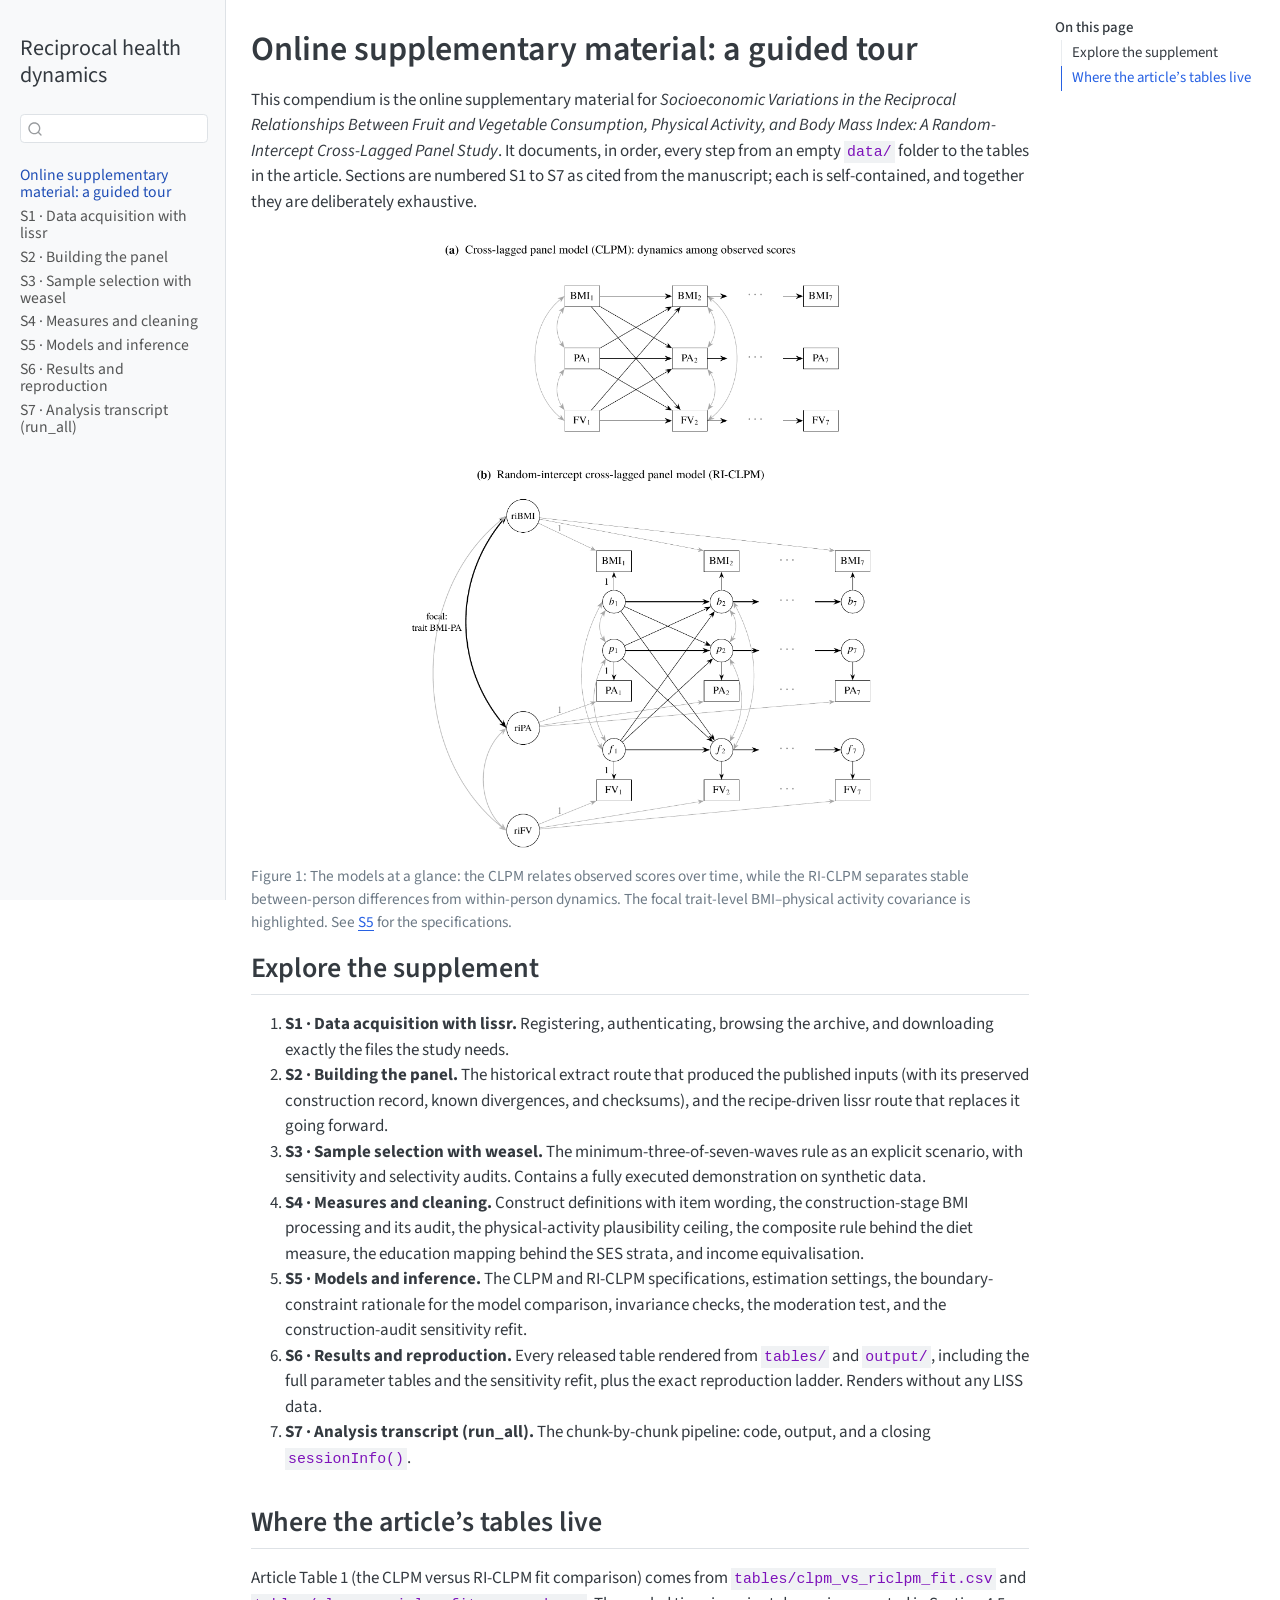
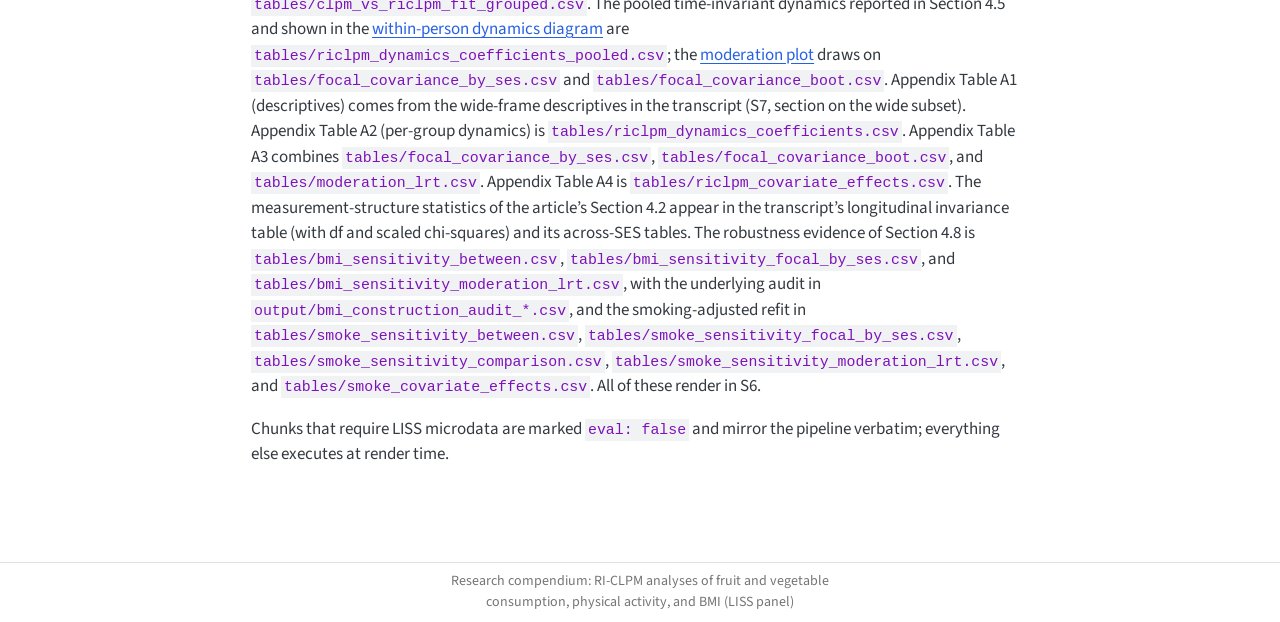
<file: index.html>
<!DOCTYPE html>
<html xmlns="http://www.w3.org/1999/xhtml" lang="en" xml:lang="en"><head>

<meta charset="utf-8">
<meta name="generator" content="quarto-1.10.18">

<meta name="viewport" content="width=device-width, initial-scale=1.0, user-scalable=yes">


<title>Online supplementary material: a guided tour – Reciprocal health dynamics</title>
<style>
/* Default styles provided by pandoc.
** See https://pandoc.org/MANUAL.html#variables-for-html for config info.
*/
span.smallcaps{font-variant: small-caps;}
div.columns{display: flex; gap: 1.5em;}
div.column{flex: auto;}
@media screen {
div.columns{gap: min(4vw, 1.5em);}
div.column{overflow-x: auto;}
}
div.hanging-indent{margin-left: 1.5em; text-indent: -1.5em;}
ul.task-list{list-style: none;}
ul.task-list li input[type="checkbox"] {
  width: 0.8em;
  margin: 0 0.8em 0.2em -1em; /* quarto-specific, see https://github.com/quarto-dev/quarto-cli/issues/4556 */ 
  vertical-align: middle;
}
</style>


<script src="site_libs/quarto-nav/quarto-nav.js"></script>
<script src="site_libs/quarto-nav/headroom.min.js"></script>
<script src="site_libs/clipboard/clipboard.min.js"></script>
<script src="site_libs/quarto-search/autocomplete.umd.js"></script>
<script src="site_libs/quarto-search/fuse.min.js"></script>
<script src="site_libs/quarto-search/quarto-search.js"></script>
<meta name="quarto:offset" content="./">
<script src="site_libs/quarto-html/quarto.js" type="module"></script>
<script src="site_libs/quarto-html/tabsets/tabsets.js" type="module"></script>
<script src="site_libs/quarto-html/popper.min.js"></script>
<script src="site_libs/quarto-html/tippy.umd.min.js"></script>
<script src="site_libs/quarto-html/anchor.min.js"></script>
<link href="site_libs/quarto-html/tippy.css" rel="stylesheet">
<link href="site_libs/quarto-html/quarto-syntax-highlighting-64a204ab8560d761af7679ceaba22944.css" rel="stylesheet" id="quarto-text-highlighting-styles">
<script src="site_libs/bootstrap/bootstrap.min.js"></script>
<link href="site_libs/bootstrap/bootstrap-icons.css" rel="stylesheet">
<link href="site_libs/bootstrap/bootstrap-688947ef8e17ec34846c736dad635336.min.css" rel="stylesheet" append-hash="true" id="quarto-bootstrap" data-mode="light">
<script id="quarto-search-options" type="application/json">{
  "location": "sidebar",
  "copy-button": false,
  "collapse-after": 3,
  "panel-placement": "start",
  "type": "textbox",
  "limit": 50,
  "keyboard-shortcut": [
    "f",
    "/",
    "s"
  ],
  "show-item-context": false,
  "language": {
    "search-no-results-text": "No results",
    "search-matching-documents-text": "matching documents",
    "search-copy-link-title": "Copy link to search",
    "search-hide-matches-text": "Hide additional matches",
    "search-more-match-text": "more match in this document",
    "search-more-matches-text": "more matches in this document",
    "search-clear-button-title": "Clear",
    "search-text-placeholder": "",
    "search-detached-cancel-button-title": "Cancel",
    "search-submit-button-title": "Submit",
    "search-label": "Search"
  }
}</script>
<meta property="og:url" content="https://siardv.github.io/diet-activity-bmi-riclpm/">
<meta property="og:type" content="website">


<meta property="og:title" content="Online supplementary material: a guided tour – Reciprocal health dynamics">
<meta property="og:description" content="Online supplementary material on diet, physical activity, and BMI in the Dutch LISS panel, with model specifications, results, and reproducible code.">
<meta property="og:image" content="https://siardv.github.io/diet-activity-bmi-riclpm/figures/fig-model-diagram.png">
<meta property="og:site_name" content="Reciprocal health dynamics">
<meta property="og:image:height" content="2193">
<meta property="og:image:width" content="1686">
<meta property="og:image:alt" content="CLPM and RI-CLPM specifications for BMI, physical activity, and fruit and vegetable consumption.">
<meta name="twitter:title" content="Online supplementary material: a guided tour – Reciprocal health dynamics">
<meta name="twitter:description" content="Online supplementary material on diet, physical activity, and BMI in the Dutch LISS panel, with model specifications, results, and reproducible code.">
<meta name="twitter:image" content="https://siardv.github.io/diet-activity-bmi-riclpm/figures/fig-model-diagram.png">
<meta name="twitter:card" content="summary_large_image">
<meta name="twitter:image-height" content="2193">
<meta name="twitter:image-width" content="1686">
<meta name="twitter:image:alt" content="CLPM and RI-CLPM specifications for BMI, physical activity, and fruit and vegetable consumption.">
<link rel="canonical" href="https://siardv.github.io/diet-activity-bmi-riclpm/">
</head>

<body class="nav-sidebar docked quarto-light">

<div id="quarto-search-results"></div>
  <header id="quarto-header" class="headroom fixed-top">
  <nav class="quarto-secondary-nav">
    <div class="container-fluid d-flex">
      <button type="button" class="quarto-btn-toggle btn" data-bs-toggle="collapse" role="button" data-bs-target=".quarto-sidebar-collapse-item" aria-controls="quarto-sidebar" aria-expanded="false" aria-label="Toggle sidebar navigation" onclick="if (window.quartoToggleHeadroom) { window.quartoToggleHeadroom(); }">
        <i class="bi bi-layout-text-sidebar-reverse"></i>
      </button>
        <nav class="quarto-page-breadcrumbs" aria-label="breadcrumb"><ol class="breadcrumb"><li class="breadcrumb-item"><a href="./index.html">Online supplementary material: a guided tour</a></li></ol></nav>
        <a class="flex-grow-1" role="navigation" data-bs-toggle="collapse" data-bs-target=".quarto-sidebar-collapse-item" aria-controls="quarto-sidebar" aria-expanded="false" aria-label="Toggle sidebar navigation" onclick="if (window.quartoToggleHeadroom) { window.quartoToggleHeadroom(); }">      
        </a>
      <button type="button" class="btn quarto-search-button" aria-label="Search" onclick="window.quartoOpenSearch();">
        <i class="bi bi-search"></i>
      </button>
    </div>
  </nav>
</header>
<!-- content -->
<div id="quarto-content" class="quarto-container page-columns page-rows-contents page-layout-article">
<!-- sidebar -->
  <nav id="quarto-sidebar" class="sidebar collapse collapse-horizontal quarto-sidebar-collapse-item sidebar-navigation docked overflow-auto">
    <div class="pt-lg-2 mt-2 text-left sidebar-header">
    <div class="sidebar-title mb-0 py-0">
      <a href="./">Reciprocal health dynamics</a> 
    </div>
      </div>
        <div class="mt-2 flex-shrink-0 align-items-center">
        <div class="sidebar-search">
        <div id="quarto-search" class="" title="Search"></div>
        </div>
        </div>
    <div class="sidebar-menu-container"> 
    <ul class="list-unstyled mt-1">
        <li class="sidebar-item">
  <div class="sidebar-item-container"> 
  <a href="./index.html" class="sidebar-item-text sidebar-link active">
 <span class="menu-text">Online supplementary material: a guided tour</span></a>
  </div>
</li>
        <li class="sidebar-item">
  <div class="sidebar-item-container"> 
  <a href="./01-data-acquisition-with-lissr.html" class="sidebar-item-text sidebar-link">
 <span class="menu-text">S1 · Data acquisition with lissr</span></a>
  </div>
</li>
        <li class="sidebar-item">
  <div class="sidebar-item-container"> 
  <a href="./02-building-the-panel.html" class="sidebar-item-text sidebar-link">
 <span class="menu-text">S2 · Building the panel</span></a>
  </div>
</li>
        <li class="sidebar-item">
  <div class="sidebar-item-container"> 
  <a href="./03-sample-selection-with-weasel.html" class="sidebar-item-text sidebar-link">
 <span class="menu-text">S3 · Sample selection with weasel</span></a>
  </div>
</li>
        <li class="sidebar-item">
  <div class="sidebar-item-container"> 
  <a href="./04-measures-and-cleaning.html" class="sidebar-item-text sidebar-link">
 <span class="menu-text">S4 · Measures and cleaning</span></a>
  </div>
</li>
        <li class="sidebar-item">
  <div class="sidebar-item-container"> 
  <a href="./05-models-and-inference.html" class="sidebar-item-text sidebar-link">
 <span class="menu-text">S5 · Models and inference</span></a>
  </div>
</li>
        <li class="sidebar-item">
  <div class="sidebar-item-container"> 
  <a href="./06-results-and-reproduction.html" class="sidebar-item-text sidebar-link">
 <span class="menu-text">S6 · Results and reproduction</span></a>
  </div>
</li>
        <li class="sidebar-item">
  <div class="sidebar-item-container"> 
  <a href="./run_all.html" class="sidebar-item-text sidebar-link">
 <span class="menu-text">S7 · Analysis transcript (run_all)</span></a>
  </div>
</li>
    </ul>
    </div>
</nav>
<div id="quarto-sidebar-glass" class="quarto-sidebar-collapse-item" data-bs-toggle="collapse" data-bs-target=".quarto-sidebar-collapse-item"></div>
<!-- margin-sidebar -->
    <div id="quarto-margin-sidebar" class="sidebar margin-sidebar">
        <nav id="TOC" role="doc-toc" class="toc-active">
    <h2 id="toc-title">On this page</h2>
   
  <ul>
  <li><a href="#explore-the-supplement" id="toc-explore-the-supplement" class="nav-link active" data-scroll-target="#explore-the-supplement">Explore the supplement</a></li>
  <li><a href="#where-the-articles-tables-live" id="toc-where-the-articles-tables-live" class="nav-link" data-scroll-target="#where-the-articles-tables-live">Where the article’s tables live</a></li>
  </ul>
</nav>
    </div>
<!-- main -->
<main class="content" id="quarto-document-content">

<header id="title-block-header" class="quarto-title-block default">
<div class="quarto-title">
<h1 class="title">Online supplementary material: a guided tour</h1>
</div>



<div class="quarto-title-meta">

    
  
    
  </div>
  


</header>


<p>This compendium is the online supplementary material for <em>Socioeconomic Variations in the Reciprocal Relationships Between Fruit and Vegetable Consumption, Physical Activity, and Body Mass Index: A Random-Intercept Cross-Lagged Panel Study</em>. It documents, in order, every step from an empty <code>data/</code> folder to the tables in the article. Sections are numbered S1 to S7 as cited from the manuscript; each is self-contained, and together they are deliberately exhaustive.</p>
<div id="fig-model-overview" class="quarto-float quarto-figure quarto-figure-center anchored" alt="Two-panel comparison of the CLPM among observed scores and the RI-CLPM separating stable traits from within-person BMI, physical activity, and fruit and vegetable consumption dynamics.">
<figure class="quarto-float quarto-float-fig figure">
<div aria-describedby="fig-model-overview-caption-0ceaefa1-69ba-4598-a22c-09a6ac19f8ca">
<img src="figures/fig-model-diagram.png" class="img-fluid figure-img" alt="Two-panel comparison of the CLPM among observed scores and the RI-CLPM separating stable traits from within-person BMI, physical activity, and fruit and vegetable consumption dynamics." width="480">
</div>
<figcaption class="quarto-float-caption-bottom quarto-float-caption quarto-float-fig" id="fig-model-overview-caption-0ceaefa1-69ba-4598-a22c-09a6ac19f8ca">
Figure&nbsp;1: The models at a glance: the CLPM relates observed scores over time, while the RI-CLPM separates stable between-person differences from within-person dynamics. The focal trait-level BMI–physical activity covariance is highlighted. See <a href="./05-models-and-inference.html#two-specifications-one-lag-structure">S5</a> for the specifications.
</figcaption>
</figure>
</div>
<section id="explore-the-supplement" class="level2">
<h2 class="anchored" data-anchor-id="explore-the-supplement">Explore the supplement</h2>
<ol type="1">
<li><strong>S1 · Data acquisition with lissr.</strong> Registering, authenticating, browsing the archive, and downloading exactly the files the study needs.</li>
<li><strong>S2 · Building the panel.</strong> The historical extract route that produced the published inputs (with its preserved construction record, known divergences, and checksums), and the recipe-driven lissr route that replaces it going forward.</li>
<li><strong>S3 · Sample selection with weasel.</strong> The minimum-three-of-seven-waves rule as an explicit scenario, with sensitivity and selectivity audits. Contains a fully executed demonstration on synthetic data.</li>
<li><strong>S4 · Measures and cleaning.</strong> Construct definitions with item wording, the construction-stage BMI processing and its audit, the physical-activity plausibility ceiling, the composite rule behind the diet measure, the education mapping behind the SES strata, and income equivalisation.</li>
<li><strong>S5 · Models and inference.</strong> The CLPM and RI-CLPM specifications, estimation settings, the boundary-constraint rationale for the model comparison, invariance checks, the moderation test, and the construction-audit sensitivity refit.</li>
<li><strong>S6 · Results and reproduction.</strong> Every released table rendered from <code>tables/</code> and <code>output/</code>, including the full parameter tables and the sensitivity refit, plus the exact reproduction ladder. Renders without any LISS data.</li>
<li><strong>S7 · Analysis transcript (run_all).</strong> The chunk-by-chunk pipeline: code, output, and a closing <code>sessionInfo()</code>.</li>
</ol>
</section>
<section id="where-the-articles-tables-live" class="level2">
<h2 class="anchored" data-anchor-id="where-the-articles-tables-live">Where the article’s tables live</h2>
<p>Article Table 1 (the CLPM versus RI-CLPM fit comparison) comes from <code>tables/clpm_vs_riclpm_fit.csv</code> and <code>tables/clpm_vs_riclpm_fit_grouped.csv</code>. The pooled time-invariant dynamics reported in Section 4.5 and shown in the <a href="./06-results-and-reproduction.html#fig-within-dynamics">within-person dynamics diagram</a> are <code>tables/riclpm_dynamics_coefficients_pooled.csv</code>; the <a href="./06-results-and-reproduction.html#fig-moderation">moderation plot</a> draws on <code>tables/focal_covariance_by_ses.csv</code> and <code>tables/focal_covariance_boot.csv</code>. Appendix Table A1 (descriptives) comes from the wide-frame descriptives in the transcript (S7, section on the wide subset). Appendix Table A2 (per-group dynamics) is <code>tables/riclpm_dynamics_coefficients.csv</code>. Appendix Table A3 combines <code>tables/focal_covariance_by_ses.csv</code>, <code>tables/focal_covariance_boot.csv</code>, and <code>tables/moderation_lrt.csv</code>. Appendix Table A4 is <code>tables/riclpm_covariate_effects.csv</code>. The measurement-structure statistics of the article’s Section 4.2 appear in the transcript’s longitudinal invariance table (with df and scaled chi-squares) and its across-SES tables. The robustness evidence of Section 4.8 is <code>tables/bmi_sensitivity_between.csv</code>, <code>tables/bmi_sensitivity_focal_by_ses.csv</code>, and <code>tables/bmi_sensitivity_moderation_lrt.csv</code>, with the underlying audit in <code>output/bmi_construction_audit_*.csv</code>, and the smoking-adjusted refit in <code>tables/smoke_sensitivity_between.csv</code>, <code>tables/smoke_sensitivity_focal_by_ses.csv</code>, <code>tables/smoke_sensitivity_comparison.csv</code>, <code>tables/smoke_sensitivity_moderation_lrt.csv</code>, and <code>tables/smoke_covariate_effects.csv</code>. All of these render in S6.</p>
<p>Chunks that require LISS microdata are marked <code>eval: false</code> and mirror the pipeline verbatim; everything else executes at render time.</p>


</section>

</main> <!-- /main -->
<script id="quarto-html-after-body" type="application/javascript">
  window.document.addEventListener("DOMContentLoaded", function (event) {
    const icon = "";
    const anchorJS = new window.AnchorJS();
    anchorJS.options = {
      placement: 'right',
      icon: icon
    };
    anchorJS.add('.anchored');
    const isCodeAnnotation = (el) => {
      for (const clz of el.classList) {
        if (clz.startsWith('code-annotation-')) {                     
          return true;
        }
      }
      return false;
    }
    const onCopySuccess = function(e) {
      // button target
      const button = e.trigger;
      // don't keep focus
      button.blur();
      // flash "checked"
      button.classList.add('code-copy-button-checked');
      var currentTitle = button.getAttribute("title");
      button.setAttribute("title", "Copied!");
      let tooltip;
      if (window.bootstrap) {
        button.setAttribute("data-bs-toggle", "tooltip");
        button.setAttribute("data-bs-placement", "left");
        button.setAttribute("data-bs-title", "Copied!");
        tooltip = new bootstrap.Tooltip(button, 
          { trigger: "manual", 
            customClass: "code-copy-button-tooltip",
            offset: [0, -8]});
        tooltip.show();    
      }
      setTimeout(function() {
        if (tooltip) {
          tooltip.hide();
          button.removeAttribute("data-bs-title");
          button.removeAttribute("data-bs-toggle");
          button.removeAttribute("data-bs-placement");
        }
        button.setAttribute("title", currentTitle);
        button.classList.remove('code-copy-button-checked');
      }, 1000);
      // clear code selection
      e.clearSelection();
    }
    const getTextToCopy = function(trigger) {
      const outerScaffold = trigger.parentElement.cloneNode(true);
      const codeEl = outerScaffold.querySelector('code');
      for (const childEl of codeEl.children) {
        if (isCodeAnnotation(childEl)) {
          childEl.remove();
        }
      }
      return codeEl.innerText;
    }
    const clipboard = new window.ClipboardJS('.code-copy-button:not([data-in-quarto-modal])', {
      text: getTextToCopy
    });
    clipboard.on('success', onCopySuccess);
    if (window.document.getElementById('quarto-embedded-source-code-modal')) {
      const clipboardModal = new window.ClipboardJS('.code-copy-button[data-in-quarto-modal]', {
        text: getTextToCopy,
        container: window.document.getElementById('quarto-embedded-source-code-modal')
      });
      clipboardModal.on('success', onCopySuccess);
    }
      var localhostRegex = new RegExp(/^(?:http|https):\/\/localhost\:?[0-9]*\//);
      var mailtoRegex = new RegExp(/^mailto:/);
        var filterRegex = new RegExp("https:\/\/siardv\.github\.io\/diet-activity-bmi-riclpm\/");
      var isInternal = (href) => {
          return filterRegex.test(href) || localhostRegex.test(href) || mailtoRegex.test(href);
      }
      // Inspect non-navigation links and adorn them if external
     var links = window.document.querySelectorAll('a[href]:not(.nav-link):not(.navbar-brand):not(.toc-action):not(.sidebar-link):not(.sidebar-item-toggle):not(.pagination-link):not(.no-external):not([aria-hidden]):not(.dropdown-item):not(.quarto-navigation-tool):not(.about-link)');
      for (var i=0; i<links.length; i++) {
        const link = links[i];
        if (!isInternal(link.href)) {
          // undo the damage that might have been done by quarto-nav.js in the case of
          // links that we want to consider external
          if (link.dataset.originalHref !== undefined) {
            link.href = link.dataset.originalHref;
          }
        }
      }
    function tippyHover(el, contentFn, onTriggerFn, onUntriggerFn) {
      const config = {
        allowHTML: true,
        maxWidth: 500,
        delay: 100,
        arrow: false,
        appendTo: function(el) {
            return el.parentElement;
        },
        interactive: true,
        interactiveBorder: 10,
        theme: 'quarto',
        placement: 'bottom-start',
      };
      if (contentFn) {
        config.content = contentFn;
      }
      if (onTriggerFn) {
        config.onTrigger = onTriggerFn;
      }
      if (onUntriggerFn) {
        config.onUntrigger = onUntriggerFn;
      }
      window.tippy(el, config); 
    }
    const noterefs = window.document.querySelectorAll('a[role="doc-noteref"]');
    for (var i=0; i<noterefs.length; i++) {
      const ref = noterefs[i];
      tippyHover(ref, function() {
        // use id or data attribute instead here
        let href = ref.getAttribute('data-footnote-href') || ref.getAttribute('href');
        try { href = new URL(href).hash; } catch {}
        const id = href.replace(/^#\/?/, "");
        const note = window.document.getElementById(id);
        if (note) {
          return note.innerHTML;
        } else {
          return "";
        }
      });
    }
    const xrefs = window.document.querySelectorAll('a.quarto-xref');
    const processXRef = (id, note) => {
      // Strip column container classes
      const stripColumnClz = (el) => {
        el.classList.remove("page-full", "page-columns");
        if (el.children) {
          for (const child of el.children) {
            stripColumnClz(child);
          }
        }
      }
      stripColumnClz(note)
      if (id === null || id.startsWith('sec-')) {
        // Special case sections, only their first couple elements
        const container = document.createElement("div");
        if (note.children && note.children.length > 2) {
          container.appendChild(note.children[0].cloneNode(true));
          for (let i = 1; i < note.children.length; i++) {
            const child = note.children[i];
            if (child.tagName === "P" && child.innerText === "") {
              continue;
            } else {
              container.appendChild(child.cloneNode(true));
              break;
            }
          }
          if (window.Quarto?.typesetMath) {
            window.Quarto.typesetMath(container);
          }
          return container.innerHTML
        } else {
          if (window.Quarto?.typesetMath) {
            window.Quarto.typesetMath(note);
          }
          return note.innerHTML;
        }
      } else {
        // Remove any anchor links if they are present
        const anchorLink = note.querySelector('a.anchorjs-link');
        if (anchorLink) {
          anchorLink.remove();
        }
        if (window.Quarto?.typesetMath) {
          window.Quarto.typesetMath(note);
        }
        if (note.classList.contains("callout")) {
          return note.outerHTML;
        } else {
          return note.innerHTML;
        }
      }
    }
    for (var i=0; i<xrefs.length; i++) {
      const xref = xrefs[i];
      tippyHover(xref, undefined, function(instance) {
        instance.disable();
        let url = xref.getAttribute('href');
        let hash = undefined; 
        if (url.startsWith('#')) {
          hash = url;
        } else {
          try { hash = new URL(url).hash; } catch {}
        }
        if (hash) {
          const id = hash.replace(/^#\/?/, "");
          const note = window.document.getElementById(id);
          if (note !== null) {
            try {
              const html = processXRef(id, note.cloneNode(true));
              instance.setContent(html);
            } finally {
              instance.enable();
              instance.show();
            }
          } else {
            // See if we can fetch this
            fetch(url.split('#')[0])
            .then(res => res.text())
            .then(html => {
              const parser = new DOMParser();
              const htmlDoc = parser.parseFromString(html, "text/html");
              const note = htmlDoc.getElementById(id);
              if (note !== null) {
                const html = processXRef(id, note);
                instance.setContent(html);
              } 
            }).finally(() => {
              instance.enable();
              instance.show();
            });
          }
        } else {
          // See if we can fetch a full url (with no hash to target)
          // This is a special case and we should probably do some content thinning / targeting
          fetch(url)
          .then(res => res.text())
          .then(html => {
            const parser = new DOMParser();
            const htmlDoc = parser.parseFromString(html, "text/html");
            const note = htmlDoc.querySelector('main.content');
            if (note !== null) {
              // This should only happen for chapter cross references
              // (since there is no id in the URL)
              // remove the first header
              if (note.children.length > 0 && note.children[0].tagName === "HEADER") {
                note.children[0].remove();
              }
              const html = processXRef(null, note);
              instance.setContent(html);
            } 
          }).finally(() => {
            instance.enable();
            instance.show();
          });
        }
      }, function(instance) {
      });
    }
        let selectedAnnoteEl;
        const selectorForAnnotation = ( cell, annotation) => {
          let cellAttr = 'data-code-cell="' + cell + '"';
          let lineAttr = 'data-code-annotation="' +  annotation + '"';
          const selector = 'span[' + cellAttr + '][' + lineAttr + ']';
          return selector;
        }
        const selectCodeLines = (annoteEl) => {
          const doc = window.document;
          const targetCell = annoteEl.getAttribute("data-target-cell");
          const targetAnnotation = annoteEl.getAttribute("data-target-annotation");
          const annoteSpan = window.document.querySelector(selectorForAnnotation(targetCell, targetAnnotation));
          const lines = annoteSpan.getAttribute("data-code-lines").split(",");
          const lineIds = lines.map((line) => {
            return targetCell + "-" + line;
          })
          let top = null;
          let height = null;
          let parent = null;
          if (lineIds.length > 0) {
              //compute the position of the single el (top and bottom and make a div)
              const el = window.document.getElementById(lineIds[0]);
              top = el.offsetTop;
              height = el.offsetHeight;
              parent = el.parentElement.parentElement;
            if (lineIds.length > 1) {
              const lastEl = window.document.getElementById(lineIds[lineIds.length - 1]);
              const bottom = lastEl.offsetTop + lastEl.offsetHeight;
              height = bottom - top;
            }
            if (top !== null && height !== null && parent !== null) {
              // cook up a div (if necessary) and position it 
              let div = window.document.getElementById("code-annotation-line-highlight");
              if (div === null) {
                div = window.document.createElement("div");
                div.setAttribute("id", "code-annotation-line-highlight");
                div.style.position = 'absolute';
                parent.appendChild(div);
              }
              div.style.top = top - 2 + "px";
              div.style.height = height + 4 + "px";
              div.style.left = 0;
              let gutterDiv = window.document.getElementById("code-annotation-line-highlight-gutter");
              if (gutterDiv === null) {
                gutterDiv = window.document.createElement("div");
                gutterDiv.setAttribute("id", "code-annotation-line-highlight-gutter");
                gutterDiv.style.position = 'absolute';
                const codeCell = window.document.getElementById(targetCell);
                const gutter = codeCell.querySelector('.code-annotation-gutter');
                gutter.appendChild(gutterDiv);
              }
              gutterDiv.style.top = top - 2 + "px";
              gutterDiv.style.height = height + 4 + "px";
            }
            selectedAnnoteEl = annoteEl;
          }
        };
        const unselectCodeLines = () => {
          const elementsIds = ["code-annotation-line-highlight", "code-annotation-line-highlight-gutter"];
          elementsIds.forEach((elId) => {
            const div = window.document.getElementById(elId);
            if (div) {
              div.remove();
            }
          });
          selectedAnnoteEl = undefined;
        };
          // Handle positioning of the toggle
      window.addEventListener(
        "resize",
        throttle(() => {
          elRect = undefined;
          if (selectedAnnoteEl) {
            selectCodeLines(selectedAnnoteEl);
          }
        }, 10)
      );
      function throttle(fn, ms) {
      let throttle = false;
      let timer;
        return (...args) => {
          if(!throttle) { // first call gets through
              fn.apply(this, args);
              throttle = true;
          } else { // all the others get throttled
              if(timer) clearTimeout(timer); // cancel #2
              timer = setTimeout(() => {
                fn.apply(this, args);
                timer = throttle = false;
              }, ms);
          }
        };
      }
        // Attach click handler to the DT
        const annoteDls = window.document.querySelectorAll('dt[data-target-cell]');
        for (const annoteDlNode of annoteDls) {
          annoteDlNode.addEventListener('click', (event) => {
            const clickedEl = event.target;
            if (clickedEl !== selectedAnnoteEl) {
              unselectCodeLines();
              const activeEl = window.document.querySelector('dt[data-target-cell].code-annotation-active');
              if (activeEl) {
                activeEl.classList.remove('code-annotation-active');
              }
              selectCodeLines(clickedEl);
              clickedEl.classList.add('code-annotation-active');
            } else {
              // Unselect the line
              unselectCodeLines();
              clickedEl.classList.remove('code-annotation-active');
            }
          });
        }
    const findCites = (el) => {
      const parentEl = el.parentElement;
      if (parentEl) {
        const cites = parentEl.dataset.cites;
        if (cites) {
          return {
            el,
            cites: cites.split(' ')
          };
        } else {
          return findCites(el.parentElement)
        }
      } else {
        return undefined;
      }
    };
    var bibliorefs = window.document.querySelectorAll('a[role="doc-biblioref"]');
    for (var i=0; i<bibliorefs.length; i++) {
      const ref = bibliorefs[i];
      const citeInfo = findCites(ref);
      if (citeInfo) {
        tippyHover(citeInfo.el, function() {
          var popup = window.document.createElement('div');
          citeInfo.cites.forEach(function(cite) {
            var citeDiv = window.document.createElement('div');
            citeDiv.classList.add('hanging-indent');
            citeDiv.classList.add('csl-entry');
            var biblioDiv = window.document.getElementById('ref-' + cite);
            if (biblioDiv) {
              citeDiv.innerHTML = biblioDiv.innerHTML;
            }
            popup.appendChild(citeDiv);
          });
          return popup.innerHTML;
        });
      }
    }
  });
  </script>
</div> <!-- /content -->
<footer class="footer">
  <div class="nav-footer">
    <div class="nav-footer-left">
      &nbsp;
    </div>   
    <div class="nav-footer-center">
<p>Research compendium: RI-CLPM analyses of fruit and vegetable consumption, physical activity, and BMI (LISS panel)</p>
</div>
    <div class="nav-footer-right">
      &nbsp;
    </div>
  </div>
</footer>




</body></html>
</file>
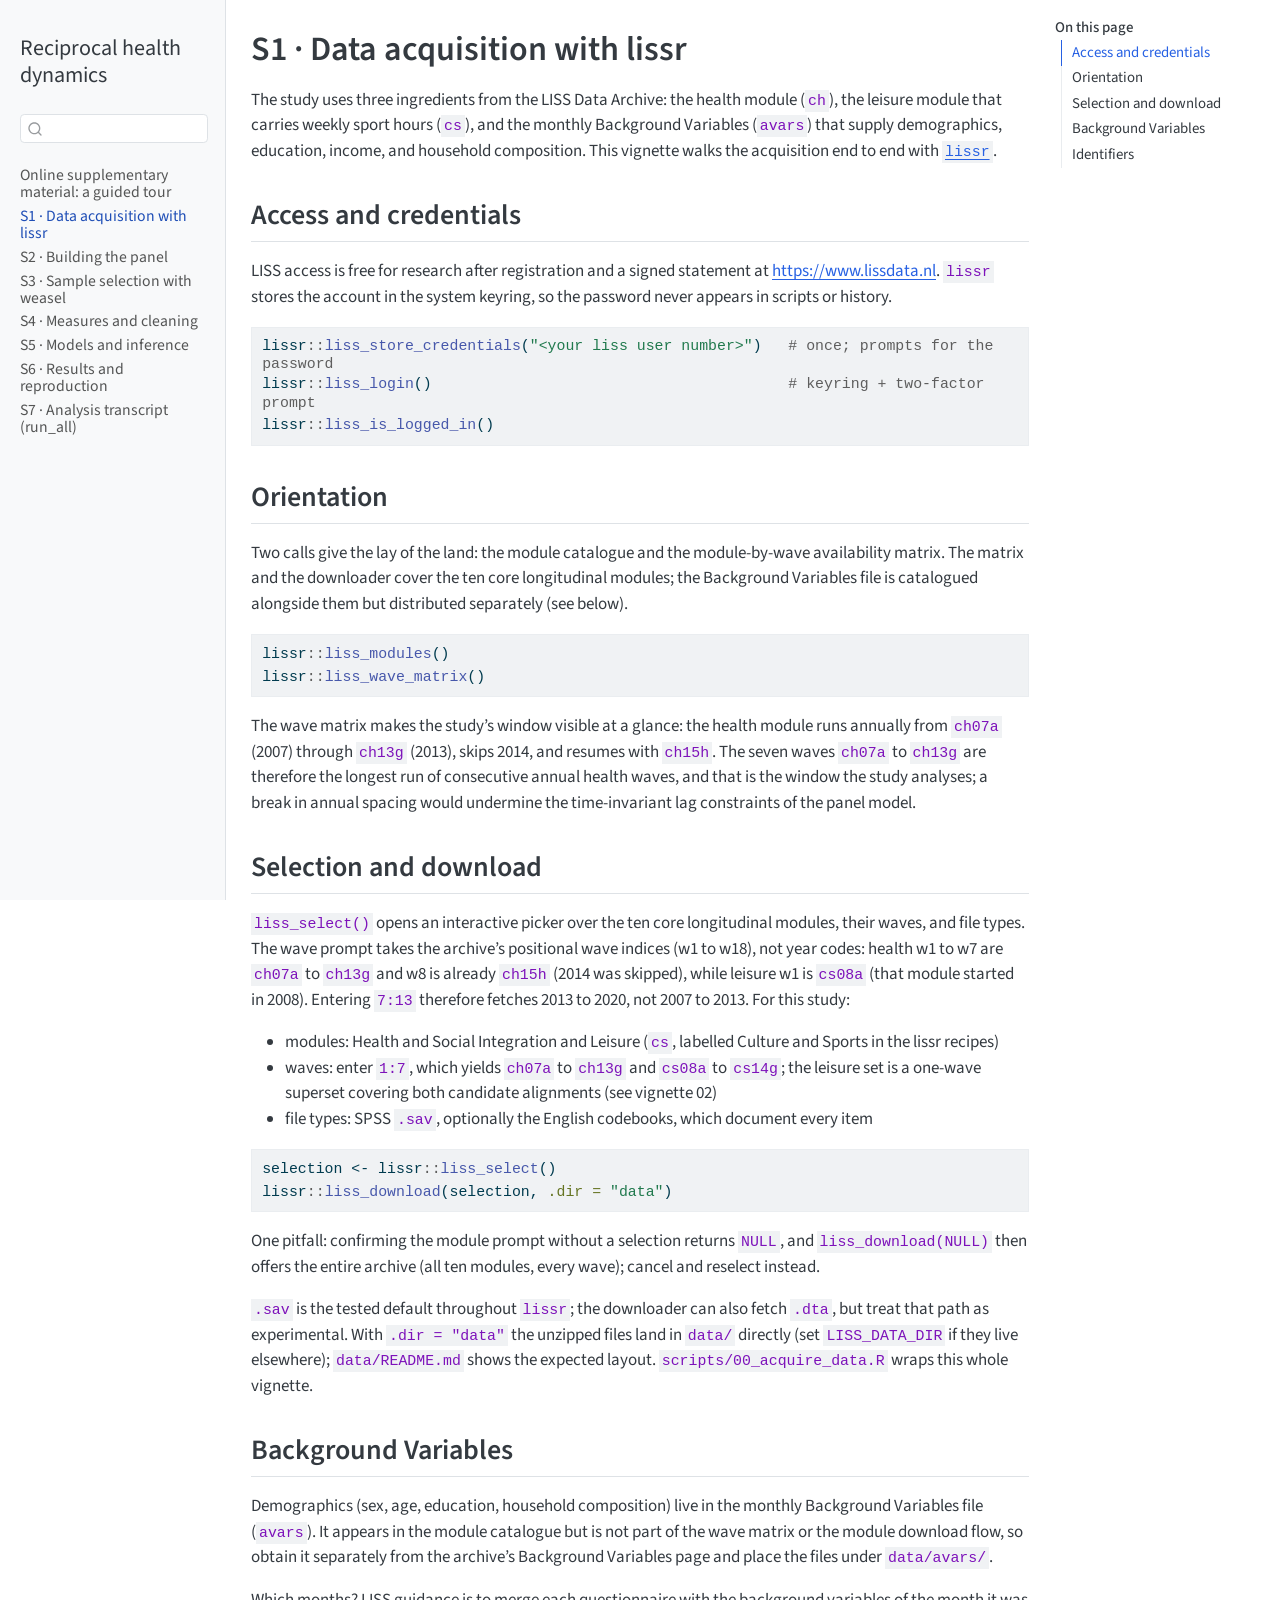
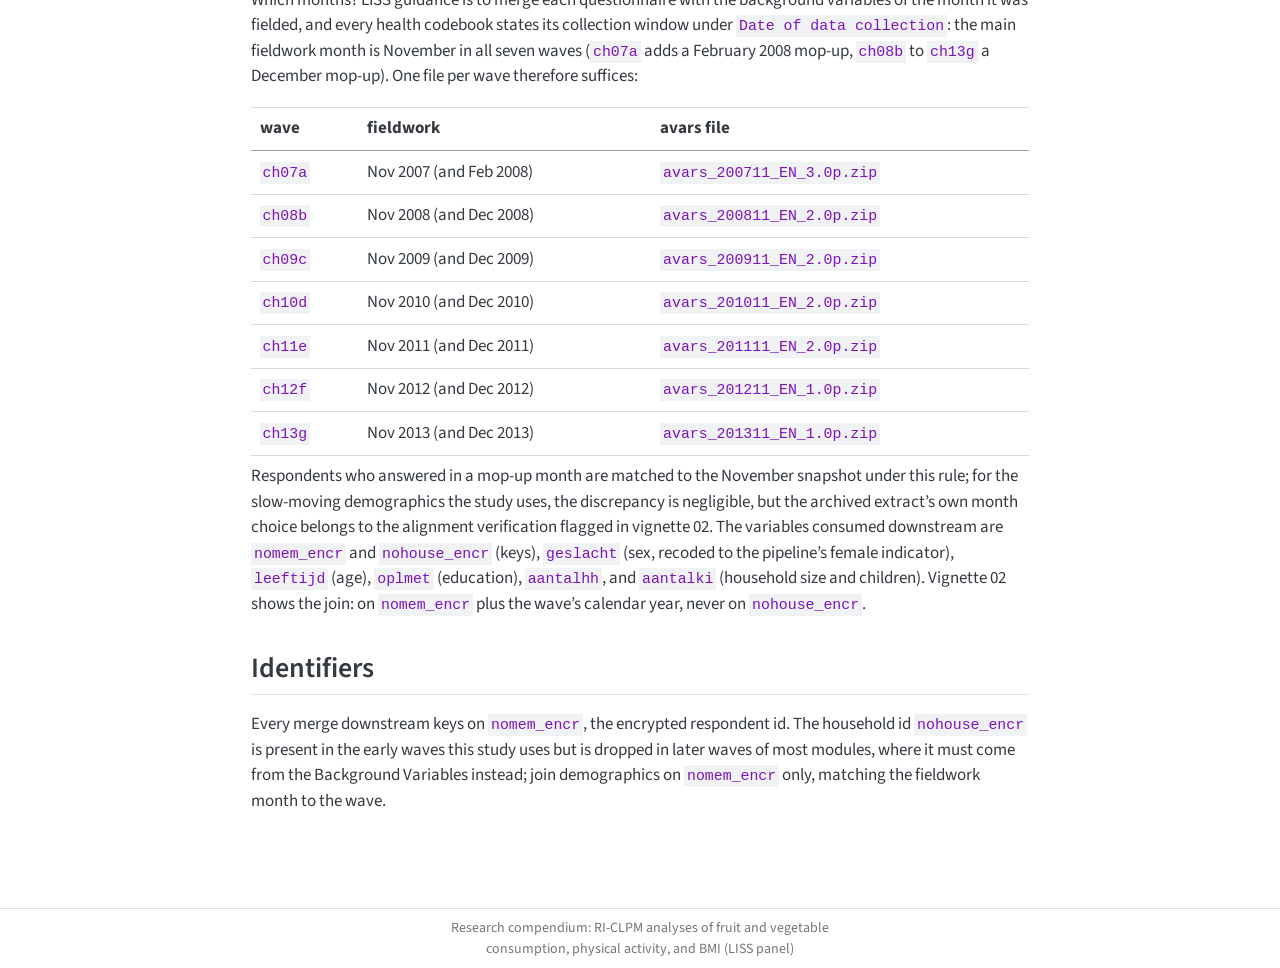
<file: 01-data-acquisition-with-lissr.html>
<!DOCTYPE html>
<html xmlns="http://www.w3.org/1999/xhtml" lang="en" xml:lang="en"><head>

<meta charset="utf-8">
<meta name="generator" content="quarto-1.10.18">

<meta name="viewport" content="width=device-width, initial-scale=1.0, user-scalable=yes">


<title>S1 · Data acquisition with lissr – Reciprocal health dynamics</title>
<style>
/* Default styles provided by pandoc.
** See https://pandoc.org/MANUAL.html#variables-for-html for config info.
*/
span.smallcaps{font-variant: small-caps;}
div.columns{display: flex; gap: 1.5em;}
div.column{flex: auto;}
@media screen {
div.columns{gap: min(4vw, 1.5em);}
div.column{overflow-x: auto;}
}
div.hanging-indent{margin-left: 1.5em; text-indent: -1.5em;}
ul.task-list{list-style: none;}
ul.task-list li input[type="checkbox"] {
  width: 0.8em;
  margin: 0 0.8em 0.2em -1em; /* quarto-specific, see https://github.com/quarto-dev/quarto-cli/issues/4556 */ 
  vertical-align: middle;
}
/* CSS for syntax highlighting */
html { -webkit-text-size-adjust: 100%; }
pre > code.sourceCode { white-space: pre; position: relative; }
pre > code.sourceCode > span { display: inline-block; line-height: 1.25; }
pre > code.sourceCode > span:empty { height: 1.2em; }
.sourceCode { overflow: visible; }
code.sourceCode > span { color: inherit; text-decoration: inherit; }
div.sourceCode { margin: 1em 0; }
pre.sourceCode { margin: 0; }
@media screen {
div.sourceCode { overflow: auto; }
}
@media print {
pre > code.sourceCode { white-space: pre-wrap; }
pre > code.sourceCode > span { text-indent: -5em; padding-left: 5em; }
}
pre.numberSource code
  { counter-reset: source-line 0; }
pre.numberSource code > span
  { position: relative; left: -4em; counter-increment: source-line; }
pre.numberSource code > span > a:first-child::before
  { content: counter(source-line);
    position: relative; left: -1em; text-align: right; vertical-align: baseline;
    border: none; display: inline-block;
    -webkit-touch-callout: none; -webkit-user-select: none;
    -khtml-user-select: none; -moz-user-select: none;
    -ms-user-select: none; user-select: none;
    padding: 0 4px; width: 4em;
  }
pre.numberSource { margin-left: 3em;  padding-left: 4px; }
div.sourceCode
  {   }
@media screen {
pre > code.sourceCode > span > a:first-child::before { text-decoration: underline; }
}
</style>


<script src="site_libs/quarto-nav/quarto-nav.js"></script>
<script src="site_libs/quarto-nav/headroom.min.js"></script>
<script src="site_libs/clipboard/clipboard.min.js"></script>
<script src="site_libs/quarto-search/autocomplete.umd.js"></script>
<script src="site_libs/quarto-search/fuse.min.js"></script>
<script src="site_libs/quarto-search/quarto-search.js"></script>
<meta name="quarto:offset" content="./">
<script src="site_libs/quarto-html/quarto.js" type="module"></script>
<script src="site_libs/quarto-html/tabsets/tabsets.js" type="module"></script>
<script src="site_libs/quarto-html/popper.min.js"></script>
<script src="site_libs/quarto-html/tippy.umd.min.js"></script>
<script src="site_libs/quarto-html/anchor.min.js"></script>
<link href="site_libs/quarto-html/tippy.css" rel="stylesheet">
<link href="site_libs/quarto-html/quarto-syntax-highlighting-64a204ab8560d761af7679ceaba22944.css" rel="stylesheet" id="quarto-text-highlighting-styles">
<script src="site_libs/bootstrap/bootstrap.min.js"></script>
<link href="site_libs/bootstrap/bootstrap-icons.css" rel="stylesheet">
<link href="site_libs/bootstrap/bootstrap-688947ef8e17ec34846c736dad635336.min.css" rel="stylesheet" append-hash="true" id="quarto-bootstrap" data-mode="light">
<script id="quarto-search-options" type="application/json">{
  "location": "sidebar",
  "copy-button": false,
  "collapse-after": 3,
  "panel-placement": "start",
  "type": "textbox",
  "limit": 50,
  "keyboard-shortcut": [
    "f",
    "/",
    "s"
  ],
  "show-item-context": false,
  "language": {
    "search-no-results-text": "No results",
    "search-matching-documents-text": "matching documents",
    "search-copy-link-title": "Copy link to search",
    "search-hide-matches-text": "Hide additional matches",
    "search-more-match-text": "more match in this document",
    "search-more-matches-text": "more matches in this document",
    "search-clear-button-title": "Clear",
    "search-text-placeholder": "",
    "search-detached-cancel-button-title": "Cancel",
    "search-submit-button-title": "Submit",
    "search-label": "Search"
  }
}</script>


<meta property="og:title" content="S1 · Data acquisition with lissr – Reciprocal health dynamics">
<meta property="og:description" content="Online supplementary material on diet, physical activity, and BMI in the Dutch LISS panel, with model specifications, results, and reproducible code.">
<meta property="og:image" content="https://siardv.github.io/diet-activity-bmi-riclpm/figures/fig-model-diagram.png">
<meta property="og:site_name" content="Reciprocal health dynamics">
<meta property="og:image:alt" content="CLPM and RI-CLPM specifications for BMI, physical activity, and fruit and vegetable consumption.">
<meta property="og:image:height" content="2193">
<meta property="og:image:width" content="1686">
<meta name="twitter:title" content="S1 · Data acquisition with lissr – Reciprocal health dynamics">
<meta name="twitter:description" content="Online supplementary material on diet, physical activity, and BMI in the Dutch LISS panel, with model specifications, results, and reproducible code.">
<meta name="twitter:image" content="https://siardv.github.io/diet-activity-bmi-riclpm/figures/fig-model-diagram.png">
<meta name="twitter:card" content="summary_large_image">
<meta name="twitter:image:alt" content="CLPM and RI-CLPM specifications for BMI, physical activity, and fruit and vegetable consumption.">
<meta name="twitter:image-height" content="2193">
<meta name="twitter:image-width" content="1686">
</head>

<body class="nav-sidebar docked quarto-light">

<div id="quarto-search-results"></div>
  <header id="quarto-header" class="headroom fixed-top">
  <nav class="quarto-secondary-nav">
    <div class="container-fluid d-flex">
      <button type="button" class="quarto-btn-toggle btn" data-bs-toggle="collapse" role="button" data-bs-target=".quarto-sidebar-collapse-item" aria-controls="quarto-sidebar" aria-expanded="false" aria-label="Toggle sidebar navigation" onclick="if (window.quartoToggleHeadroom) { window.quartoToggleHeadroom(); }">
        <i class="bi bi-layout-text-sidebar-reverse"></i>
      </button>
        <nav class="quarto-page-breadcrumbs" aria-label="breadcrumb"><ol class="breadcrumb"><li class="breadcrumb-item"><a href="./01-data-acquisition-with-lissr.html">S1 · Data acquisition with lissr</a></li></ol></nav>
        <a class="flex-grow-1" role="navigation" data-bs-toggle="collapse" data-bs-target=".quarto-sidebar-collapse-item" aria-controls="quarto-sidebar" aria-expanded="false" aria-label="Toggle sidebar navigation" onclick="if (window.quartoToggleHeadroom) { window.quartoToggleHeadroom(); }">      
        </a>
      <button type="button" class="btn quarto-search-button" aria-label="Search" onclick="window.quartoOpenSearch();">
        <i class="bi bi-search"></i>
      </button>
    </div>
  </nav>
</header>
<!-- content -->
<div id="quarto-content" class="quarto-container page-columns page-rows-contents page-layout-article">
<!-- sidebar -->
  <nav id="quarto-sidebar" class="sidebar collapse collapse-horizontal quarto-sidebar-collapse-item sidebar-navigation docked overflow-auto">
    <div class="pt-lg-2 mt-2 text-left sidebar-header">
    <div class="sidebar-title mb-0 py-0">
      <a href="./">Reciprocal health dynamics</a> 
    </div>
      </div>
        <div class="mt-2 flex-shrink-0 align-items-center">
        <div class="sidebar-search">
        <div id="quarto-search" class="" title="Search"></div>
        </div>
        </div>
    <div class="sidebar-menu-container"> 
    <ul class="list-unstyled mt-1">
        <li class="sidebar-item">
  <div class="sidebar-item-container"> 
  <a href="./index.html" class="sidebar-item-text sidebar-link">
 <span class="menu-text">Online supplementary material: a guided tour</span></a>
  </div>
</li>
        <li class="sidebar-item">
  <div class="sidebar-item-container"> 
  <a href="./01-data-acquisition-with-lissr.html" class="sidebar-item-text sidebar-link active">
 <span class="menu-text">S1 · Data acquisition with lissr</span></a>
  </div>
</li>
        <li class="sidebar-item">
  <div class="sidebar-item-container"> 
  <a href="./02-building-the-panel.html" class="sidebar-item-text sidebar-link">
 <span class="menu-text">S2 · Building the panel</span></a>
  </div>
</li>
        <li class="sidebar-item">
  <div class="sidebar-item-container"> 
  <a href="./03-sample-selection-with-weasel.html" class="sidebar-item-text sidebar-link">
 <span class="menu-text">S3 · Sample selection with weasel</span></a>
  </div>
</li>
        <li class="sidebar-item">
  <div class="sidebar-item-container"> 
  <a href="./04-measures-and-cleaning.html" class="sidebar-item-text sidebar-link">
 <span class="menu-text">S4 · Measures and cleaning</span></a>
  </div>
</li>
        <li class="sidebar-item">
  <div class="sidebar-item-container"> 
  <a href="./05-models-and-inference.html" class="sidebar-item-text sidebar-link">
 <span class="menu-text">S5 · Models and inference</span></a>
  </div>
</li>
        <li class="sidebar-item">
  <div class="sidebar-item-container"> 
  <a href="./06-results-and-reproduction.html" class="sidebar-item-text sidebar-link">
 <span class="menu-text">S6 · Results and reproduction</span></a>
  </div>
</li>
        <li class="sidebar-item">
  <div class="sidebar-item-container"> 
  <a href="./run_all.html" class="sidebar-item-text sidebar-link">
 <span class="menu-text">S7 · Analysis transcript (run_all)</span></a>
  </div>
</li>
    </ul>
    </div>
</nav>
<div id="quarto-sidebar-glass" class="quarto-sidebar-collapse-item" data-bs-toggle="collapse" data-bs-target=".quarto-sidebar-collapse-item"></div>
<!-- margin-sidebar -->
    <div id="quarto-margin-sidebar" class="sidebar margin-sidebar">
        <nav id="TOC" role="doc-toc" class="toc-active">
    <h2 id="toc-title">On this page</h2>
   
  <ul>
  <li><a href="#access-and-credentials" id="toc-access-and-credentials" class="nav-link active" data-scroll-target="#access-and-credentials">Access and credentials</a></li>
  <li><a href="#orientation" id="toc-orientation" class="nav-link" data-scroll-target="#orientation">Orientation</a></li>
  <li><a href="#selection-and-download" id="toc-selection-and-download" class="nav-link" data-scroll-target="#selection-and-download">Selection and download</a></li>
  <li><a href="#background-variables" id="toc-background-variables" class="nav-link" data-scroll-target="#background-variables">Background Variables</a></li>
  <li><a href="#identifiers" id="toc-identifiers" class="nav-link" data-scroll-target="#identifiers">Identifiers</a></li>
  </ul>
</nav>
    </div>
<!-- main -->
<main class="content" id="quarto-document-content">

<header id="title-block-header" class="quarto-title-block default">
<div class="quarto-title">
<h1 class="title">S1 · Data acquisition with lissr</h1>
</div>



<div class="quarto-title-meta">

    
  
    
  </div>
  


</header>


<p>The study uses three ingredients from the LISS Data Archive: the health module (<code>ch</code>), the leisure module that carries weekly sport hours (<code>cs</code>), and the monthly Background Variables (<code>avars</code>) that supply demographics, education, income, and household composition. This vignette walks the acquisition end to end with <a href="https://github.com/siardv/lissr"><code>lissr</code></a>.</p>
<section id="access-and-credentials" class="level2">
<h2 class="anchored" data-anchor-id="access-and-credentials">Access and credentials</h2>
<p>LISS access is free for research after registration and a signed statement at <a href="https://www.lissdata.nl" class="uri">https://www.lissdata.nl</a>. <code>lissr</code> stores the account in the system keyring, so the password never appears in scripts or history.</p>
<div class="cell">
<div class="code-copy-outer-scaffold"><div class="sourceCode cell-code" id="cb1"><pre class="sourceCode r code-with-copy"><code class="sourceCode r"><span id="cb1-1"><a href="#cb1-1" aria-hidden="true" tabindex="-1"></a>lissr<span class="sc">::</span><span class="fu">liss_store_credentials</span>(<span class="st">"&lt;your liss user number&gt;"</span>)   <span class="co"># once; prompts for the password</span></span>
<span id="cb1-2"><a href="#cb1-2" aria-hidden="true" tabindex="-1"></a>lissr<span class="sc">::</span><span class="fu">liss_login</span>()                                        <span class="co"># keyring + two-factor prompt</span></span>
<span id="cb1-3"><a href="#cb1-3" aria-hidden="true" tabindex="-1"></a>lissr<span class="sc">::</span><span class="fu">liss_is_logged_in</span>()</span></code></pre></div><button title="Copy to Clipboard" class="code-copy-button"><i class="bi"></i></button></div>
</div>
</section>
<section id="orientation" class="level2">
<h2 class="anchored" data-anchor-id="orientation">Orientation</h2>
<p>Two calls give the lay of the land: the module catalogue and the module-by-wave availability matrix. The matrix and the downloader cover the ten core longitudinal modules; the Background Variables file is catalogued alongside them but distributed separately (see below).</p>
<div class="cell">
<div class="code-copy-outer-scaffold"><div class="sourceCode cell-code" id="cb2"><pre class="sourceCode r code-with-copy"><code class="sourceCode r"><span id="cb2-1"><a href="#cb2-1" aria-hidden="true" tabindex="-1"></a>lissr<span class="sc">::</span><span class="fu">liss_modules</span>()</span>
<span id="cb2-2"><a href="#cb2-2" aria-hidden="true" tabindex="-1"></a>lissr<span class="sc">::</span><span class="fu">liss_wave_matrix</span>()</span></code></pre></div><button title="Copy to Clipboard" class="code-copy-button"><i class="bi"></i></button></div>
</div>
<p>The wave matrix makes the study’s window visible at a glance: the health module runs annually from <code>ch07a</code> (2007) through <code>ch13g</code> (2013), skips 2014, and resumes with <code>ch15h</code>. The seven waves <code>ch07a</code> to <code>ch13g</code> are therefore the longest run of consecutive annual health waves, and that is the window the study analyses; a break in annual spacing would undermine the time-invariant lag constraints of the panel model.</p>
</section>
<section id="selection-and-download" class="level2">
<h2 class="anchored" data-anchor-id="selection-and-download">Selection and download</h2>
<p><code>liss_select()</code> opens an interactive picker over the ten core longitudinal modules, their waves, and file types. The wave prompt takes the archive’s positional wave indices (w1 to w18), not year codes: health w1 to w7 are <code>ch07a</code> to <code>ch13g</code> and w8 is already <code>ch15h</code> (2014 was skipped), while leisure w1 is <code>cs08a</code> (that module started in 2008). Entering <code>7:13</code> therefore fetches 2013 to 2020, not 2007 to 2013. For this study:</p>
<ul>
<li>modules: Health and Social Integration and Leisure (<code>cs</code>, labelled Culture and Sports in the lissr recipes)</li>
<li>waves: enter <code>1:7</code>, which yields <code>ch07a</code> to <code>ch13g</code> and <code>cs08a</code> to <code>cs14g</code>; the leisure set is a one-wave superset covering both candidate alignments (see vignette 02)</li>
<li>file types: SPSS <code>.sav</code>, optionally the English codebooks, which document every item</li>
</ul>
<div class="cell">
<div class="code-copy-outer-scaffold"><div class="sourceCode cell-code" id="cb3"><pre class="sourceCode r code-with-copy"><code class="sourceCode r"><span id="cb3-1"><a href="#cb3-1" aria-hidden="true" tabindex="-1"></a>selection <span class="ot">&lt;-</span> lissr<span class="sc">::</span><span class="fu">liss_select</span>()</span>
<span id="cb3-2"><a href="#cb3-2" aria-hidden="true" tabindex="-1"></a>lissr<span class="sc">::</span><span class="fu">liss_download</span>(selection, <span class="at">.dir =</span> <span class="st">"data"</span>)</span></code></pre></div><button title="Copy to Clipboard" class="code-copy-button"><i class="bi"></i></button></div>
</div>
<p>One pitfall: confirming the module prompt without a selection returns <code>NULL</code>, and <code>liss_download(NULL)</code> then offers the entire archive (all ten modules, every wave); cancel and reselect instead.</p>
<p><code>.sav</code> is the tested default throughout <code>lissr</code>; the downloader can also fetch <code>.dta</code>, but treat that path as experimental. With <code>.dir = "data"</code> the unzipped files land in <code>data/</code> directly (set <code>LISS_DATA_DIR</code> if they live elsewhere); <code>data/README.md</code> shows the expected layout. <code>scripts/00_acquire_data.R</code> wraps this whole vignette.</p>
</section>
<section id="background-variables" class="level2">
<h2 class="anchored" data-anchor-id="background-variables">Background Variables</h2>
<p>Demographics (sex, age, education, household composition) live in the monthly Background Variables file (<code>avars</code>). It appears in the module catalogue but is not part of the wave matrix or the module download flow, so obtain it separately from the archive’s Background Variables page and place the files under <code>data/avars/</code>.</p>
<p>Which months? LISS guidance is to merge each questionnaire with the background variables of the month it was fielded, and every health codebook states its collection window under <code>Date of data collection</code>: the main fieldwork month is November in all seven waves (<code>ch07a</code> adds a February 2008 mop-up, <code>ch08b</code> to <code>ch13g</code> a December mop-up). One file per wave therefore suffices:</p>
<table class="caption-top table">
<thead>
<tr class="header">
<th>wave</th>
<th>fieldwork</th>
<th>avars file</th>
</tr>
</thead>
<tbody>
<tr class="odd">
<td><code>ch07a</code></td>
<td>Nov 2007 (and Feb 2008)</td>
<td><code>avars_200711_EN_3.0p.zip</code></td>
</tr>
<tr class="even">
<td><code>ch08b</code></td>
<td>Nov 2008 (and Dec 2008)</td>
<td><code>avars_200811_EN_2.0p.zip</code></td>
</tr>
<tr class="odd">
<td><code>ch09c</code></td>
<td>Nov 2009 (and Dec 2009)</td>
<td><code>avars_200911_EN_2.0p.zip</code></td>
</tr>
<tr class="even">
<td><code>ch10d</code></td>
<td>Nov 2010 (and Dec 2010)</td>
<td><code>avars_201011_EN_2.0p.zip</code></td>
</tr>
<tr class="odd">
<td><code>ch11e</code></td>
<td>Nov 2011 (and Dec 2011)</td>
<td><code>avars_201111_EN_2.0p.zip</code></td>
</tr>
<tr class="even">
<td><code>ch12f</code></td>
<td>Nov 2012 (and Dec 2012)</td>
<td><code>avars_201211_EN_1.0p.zip</code></td>
</tr>
<tr class="odd">
<td><code>ch13g</code></td>
<td>Nov 2013 (and Dec 2013)</td>
<td><code>avars_201311_EN_1.0p.zip</code></td>
</tr>
</tbody>
</table>
<p>Respondents who answered in a mop-up month are matched to the November snapshot under this rule; for the slow-moving demographics the study uses, the discrepancy is negligible, but the archived extract’s own month choice belongs to the alignment verification flagged in vignette 02. The variables consumed downstream are <code>nomem_encr</code> and <code>nohouse_encr</code> (keys), <code>geslacht</code> (sex, recoded to the pipeline’s female indicator), <code>leeftijd</code> (age), <code>oplmet</code> (education), <code>aantalhh</code>, and <code>aantalki</code> (household size and children). Vignette 02 shows the join: on <code>nomem_encr</code> plus the wave’s calendar year, never on <code>nohouse_encr</code>.</p>
</section>
<section id="identifiers" class="level2">
<h2 class="anchored" data-anchor-id="identifiers">Identifiers</h2>
<p>Every merge downstream keys on <code>nomem_encr</code>, the encrypted respondent id. The household id <code>nohouse_encr</code> is present in the early waves this study uses but is dropped in later waves of most modules, where it must come from the Background Variables instead; join demographics on <code>nomem_encr</code> only, matching the fieldwork month to the wave.</p>


</section>

</main> <!-- /main -->
<script id="quarto-html-after-body" type="application/javascript">
  window.document.addEventListener("DOMContentLoaded", function (event) {
    const icon = "";
    const anchorJS = new window.AnchorJS();
    anchorJS.options = {
      placement: 'right',
      icon: icon
    };
    anchorJS.add('.anchored');
    const isCodeAnnotation = (el) => {
      for (const clz of el.classList) {
        if (clz.startsWith('code-annotation-')) {                     
          return true;
        }
      }
      return false;
    }
    const onCopySuccess = function(e) {
      // button target
      const button = e.trigger;
      // don't keep focus
      button.blur();
      // flash "checked"
      button.classList.add('code-copy-button-checked');
      var currentTitle = button.getAttribute("title");
      button.setAttribute("title", "Copied!");
      let tooltip;
      if (window.bootstrap) {
        button.setAttribute("data-bs-toggle", "tooltip");
        button.setAttribute("data-bs-placement", "left");
        button.setAttribute("data-bs-title", "Copied!");
        tooltip = new bootstrap.Tooltip(button, 
          { trigger: "manual", 
            customClass: "code-copy-button-tooltip",
            offset: [0, -8]});
        tooltip.show();    
      }
      setTimeout(function() {
        if (tooltip) {
          tooltip.hide();
          button.removeAttribute("data-bs-title");
          button.removeAttribute("data-bs-toggle");
          button.removeAttribute("data-bs-placement");
        }
        button.setAttribute("title", currentTitle);
        button.classList.remove('code-copy-button-checked');
      }, 1000);
      // clear code selection
      e.clearSelection();
    }
    const getTextToCopy = function(trigger) {
      const outerScaffold = trigger.parentElement.cloneNode(true);
      const codeEl = outerScaffold.querySelector('code');
      for (const childEl of codeEl.children) {
        if (isCodeAnnotation(childEl)) {
          childEl.remove();
        }
      }
      return codeEl.innerText;
    }
    const clipboard = new window.ClipboardJS('.code-copy-button:not([data-in-quarto-modal])', {
      text: getTextToCopy
    });
    clipboard.on('success', onCopySuccess);
    if (window.document.getElementById('quarto-embedded-source-code-modal')) {
      const clipboardModal = new window.ClipboardJS('.code-copy-button[data-in-quarto-modal]', {
        text: getTextToCopy,
        container: window.document.getElementById('quarto-embedded-source-code-modal')
      });
      clipboardModal.on('success', onCopySuccess);
    }
      var localhostRegex = new RegExp(/^(?:http|https):\/\/localhost\:?[0-9]*\//);
      var mailtoRegex = new RegExp(/^mailto:/);
        var filterRegex = new RegExp("https:\/\/siardv\.github\.io\/diet-activity-bmi-riclpm\/");
      var isInternal = (href) => {
          return filterRegex.test(href) || localhostRegex.test(href) || mailtoRegex.test(href);
      }
      // Inspect non-navigation links and adorn them if external
     var links = window.document.querySelectorAll('a[href]:not(.nav-link):not(.navbar-brand):not(.toc-action):not(.sidebar-link):not(.sidebar-item-toggle):not(.pagination-link):not(.no-external):not([aria-hidden]):not(.dropdown-item):not(.quarto-navigation-tool):not(.about-link)');
      for (var i=0; i<links.length; i++) {
        const link = links[i];
        if (!isInternal(link.href)) {
          // undo the damage that might have been done by quarto-nav.js in the case of
          // links that we want to consider external
          if (link.dataset.originalHref !== undefined) {
            link.href = link.dataset.originalHref;
          }
        }
      }
    function tippyHover(el, contentFn, onTriggerFn, onUntriggerFn) {
      const config = {
        allowHTML: true,
        maxWidth: 500,
        delay: 100,
        arrow: false,
        appendTo: function(el) {
            return el.parentElement;
        },
        interactive: true,
        interactiveBorder: 10,
        theme: 'quarto',
        placement: 'bottom-start',
      };
      if (contentFn) {
        config.content = contentFn;
      }
      if (onTriggerFn) {
        config.onTrigger = onTriggerFn;
      }
      if (onUntriggerFn) {
        config.onUntrigger = onUntriggerFn;
      }
      window.tippy(el, config); 
    }
    const noterefs = window.document.querySelectorAll('a[role="doc-noteref"]');
    for (var i=0; i<noterefs.length; i++) {
      const ref = noterefs[i];
      tippyHover(ref, function() {
        // use id or data attribute instead here
        let href = ref.getAttribute('data-footnote-href') || ref.getAttribute('href');
        try { href = new URL(href).hash; } catch {}
        const id = href.replace(/^#\/?/, "");
        const note = window.document.getElementById(id);
        if (note) {
          return note.innerHTML;
        } else {
          return "";
        }
      });
    }
    const xrefs = window.document.querySelectorAll('a.quarto-xref');
    const processXRef = (id, note) => {
      // Strip column container classes
      const stripColumnClz = (el) => {
        el.classList.remove("page-full", "page-columns");
        if (el.children) {
          for (const child of el.children) {
            stripColumnClz(child);
          }
        }
      }
      stripColumnClz(note)
      if (id === null || id.startsWith('sec-')) {
        // Special case sections, only their first couple elements
        const container = document.createElement("div");
        if (note.children && note.children.length > 2) {
          container.appendChild(note.children[0].cloneNode(true));
          for (let i = 1; i < note.children.length; i++) {
            const child = note.children[i];
            if (child.tagName === "P" && child.innerText === "") {
              continue;
            } else {
              container.appendChild(child.cloneNode(true));
              break;
            }
          }
          if (window.Quarto?.typesetMath) {
            window.Quarto.typesetMath(container);
          }
          return container.innerHTML
        } else {
          if (window.Quarto?.typesetMath) {
            window.Quarto.typesetMath(note);
          }
          return note.innerHTML;
        }
      } else {
        // Remove any anchor links if they are present
        const anchorLink = note.querySelector('a.anchorjs-link');
        if (anchorLink) {
          anchorLink.remove();
        }
        if (window.Quarto?.typesetMath) {
          window.Quarto.typesetMath(note);
        }
        if (note.classList.contains("callout")) {
          return note.outerHTML;
        } else {
          return note.innerHTML;
        }
      }
    }
    for (var i=0; i<xrefs.length; i++) {
      const xref = xrefs[i];
      tippyHover(xref, undefined, function(instance) {
        instance.disable();
        let url = xref.getAttribute('href');
        let hash = undefined; 
        if (url.startsWith('#')) {
          hash = url;
        } else {
          try { hash = new URL(url).hash; } catch {}
        }
        if (hash) {
          const id = hash.replace(/^#\/?/, "");
          const note = window.document.getElementById(id);
          if (note !== null) {
            try {
              const html = processXRef(id, note.cloneNode(true));
              instance.setContent(html);
            } finally {
              instance.enable();
              instance.show();
            }
          } else {
            // See if we can fetch this
            fetch(url.split('#')[0])
            .then(res => res.text())
            .then(html => {
              const parser = new DOMParser();
              const htmlDoc = parser.parseFromString(html, "text/html");
              const note = htmlDoc.getElementById(id);
              if (note !== null) {
                const html = processXRef(id, note);
                instance.setContent(html);
              } 
            }).finally(() => {
              instance.enable();
              instance.show();
            });
          }
        } else {
          // See if we can fetch a full url (with no hash to target)
          // This is a special case and we should probably do some content thinning / targeting
          fetch(url)
          .then(res => res.text())
          .then(html => {
            const parser = new DOMParser();
            const htmlDoc = parser.parseFromString(html, "text/html");
            const note = htmlDoc.querySelector('main.content');
            if (note !== null) {
              // This should only happen for chapter cross references
              // (since there is no id in the URL)
              // remove the first header
              if (note.children.length > 0 && note.children[0].tagName === "HEADER") {
                note.children[0].remove();
              }
              const html = processXRef(null, note);
              instance.setContent(html);
            } 
          }).finally(() => {
            instance.enable();
            instance.show();
          });
        }
      }, function(instance) {
      });
    }
        let selectedAnnoteEl;
        const selectorForAnnotation = ( cell, annotation) => {
          let cellAttr = 'data-code-cell="' + cell + '"';
          let lineAttr = 'data-code-annotation="' +  annotation + '"';
          const selector = 'span[' + cellAttr + '][' + lineAttr + ']';
          return selector;
        }
        const selectCodeLines = (annoteEl) => {
          const doc = window.document;
          const targetCell = annoteEl.getAttribute("data-target-cell");
          const targetAnnotation = annoteEl.getAttribute("data-target-annotation");
          const annoteSpan = window.document.querySelector(selectorForAnnotation(targetCell, targetAnnotation));
          const lines = annoteSpan.getAttribute("data-code-lines").split(",");
          const lineIds = lines.map((line) => {
            return targetCell + "-" + line;
          })
          let top = null;
          let height = null;
          let parent = null;
          if (lineIds.length > 0) {
              //compute the position of the single el (top and bottom and make a div)
              const el = window.document.getElementById(lineIds[0]);
              top = el.offsetTop;
              height = el.offsetHeight;
              parent = el.parentElement.parentElement;
            if (lineIds.length > 1) {
              const lastEl = window.document.getElementById(lineIds[lineIds.length - 1]);
              const bottom = lastEl.offsetTop + lastEl.offsetHeight;
              height = bottom - top;
            }
            if (top !== null && height !== null && parent !== null) {
              // cook up a div (if necessary) and position it 
              let div = window.document.getElementById("code-annotation-line-highlight");
              if (div === null) {
                div = window.document.createElement("div");
                div.setAttribute("id", "code-annotation-line-highlight");
                div.style.position = 'absolute';
                parent.appendChild(div);
              }
              div.style.top = top - 2 + "px";
              div.style.height = height + 4 + "px";
              div.style.left = 0;
              let gutterDiv = window.document.getElementById("code-annotation-line-highlight-gutter");
              if (gutterDiv === null) {
                gutterDiv = window.document.createElement("div");
                gutterDiv.setAttribute("id", "code-annotation-line-highlight-gutter");
                gutterDiv.style.position = 'absolute';
                const codeCell = window.document.getElementById(targetCell);
                const gutter = codeCell.querySelector('.code-annotation-gutter');
                gutter.appendChild(gutterDiv);
              }
              gutterDiv.style.top = top - 2 + "px";
              gutterDiv.style.height = height + 4 + "px";
            }
            selectedAnnoteEl = annoteEl;
          }
        };
        const unselectCodeLines = () => {
          const elementsIds = ["code-annotation-line-highlight", "code-annotation-line-highlight-gutter"];
          elementsIds.forEach((elId) => {
            const div = window.document.getElementById(elId);
            if (div) {
              div.remove();
            }
          });
          selectedAnnoteEl = undefined;
        };
          // Handle positioning of the toggle
      window.addEventListener(
        "resize",
        throttle(() => {
          elRect = undefined;
          if (selectedAnnoteEl) {
            selectCodeLines(selectedAnnoteEl);
          }
        }, 10)
      );
      function throttle(fn, ms) {
      let throttle = false;
      let timer;
        return (...args) => {
          if(!throttle) { // first call gets through
              fn.apply(this, args);
              throttle = true;
          } else { // all the others get throttled
              if(timer) clearTimeout(timer); // cancel #2
              timer = setTimeout(() => {
                fn.apply(this, args);
                timer = throttle = false;
              }, ms);
          }
        };
      }
        // Attach click handler to the DT
        const annoteDls = window.document.querySelectorAll('dt[data-target-cell]');
        for (const annoteDlNode of annoteDls) {
          annoteDlNode.addEventListener('click', (event) => {
            const clickedEl = event.target;
            if (clickedEl !== selectedAnnoteEl) {
              unselectCodeLines();
              const activeEl = window.document.querySelector('dt[data-target-cell].code-annotation-active');
              if (activeEl) {
                activeEl.classList.remove('code-annotation-active');
              }
              selectCodeLines(clickedEl);
              clickedEl.classList.add('code-annotation-active');
            } else {
              // Unselect the line
              unselectCodeLines();
              clickedEl.classList.remove('code-annotation-active');
            }
          });
        }
    const findCites = (el) => {
      const parentEl = el.parentElement;
      if (parentEl) {
        const cites = parentEl.dataset.cites;
        if (cites) {
          return {
            el,
            cites: cites.split(' ')
          };
        } else {
          return findCites(el.parentElement)
        }
      } else {
        return undefined;
      }
    };
    var bibliorefs = window.document.querySelectorAll('a[role="doc-biblioref"]');
    for (var i=0; i<bibliorefs.length; i++) {
      const ref = bibliorefs[i];
      const citeInfo = findCites(ref);
      if (citeInfo) {
        tippyHover(citeInfo.el, function() {
          var popup = window.document.createElement('div');
          citeInfo.cites.forEach(function(cite) {
            var citeDiv = window.document.createElement('div');
            citeDiv.classList.add('hanging-indent');
            citeDiv.classList.add('csl-entry');
            var biblioDiv = window.document.getElementById('ref-' + cite);
            if (biblioDiv) {
              citeDiv.innerHTML = biblioDiv.innerHTML;
            }
            popup.appendChild(citeDiv);
          });
          return popup.innerHTML;
        });
      }
    }
  });
  </script>
</div> <!-- /content -->
<footer class="footer">
  <div class="nav-footer">
    <div class="nav-footer-left">
      &nbsp;
    </div>   
    <div class="nav-footer-center">
<p>Research compendium: RI-CLPM analyses of fruit and vegetable consumption, physical activity, and BMI (LISS panel)</p>
</div>
    <div class="nav-footer-right">
      &nbsp;
    </div>
  </div>
</footer>




</body></html>
</file>
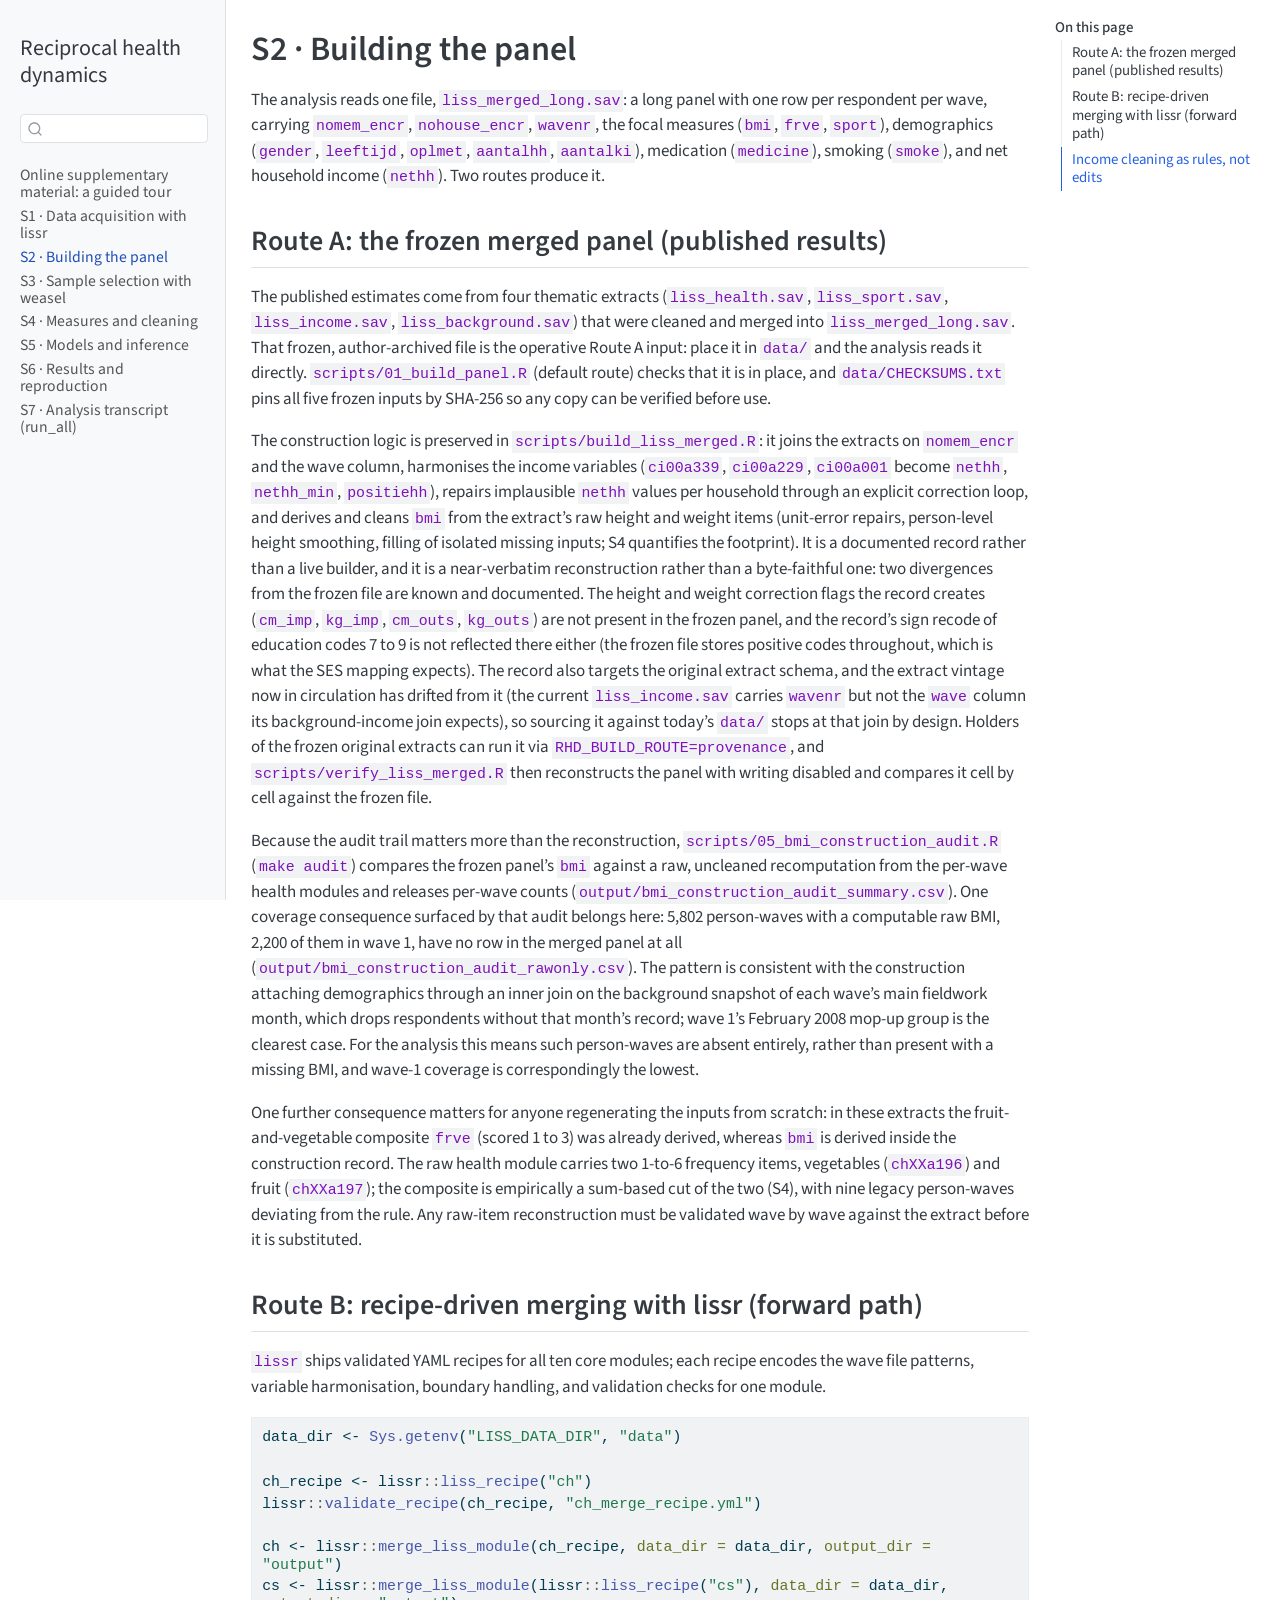
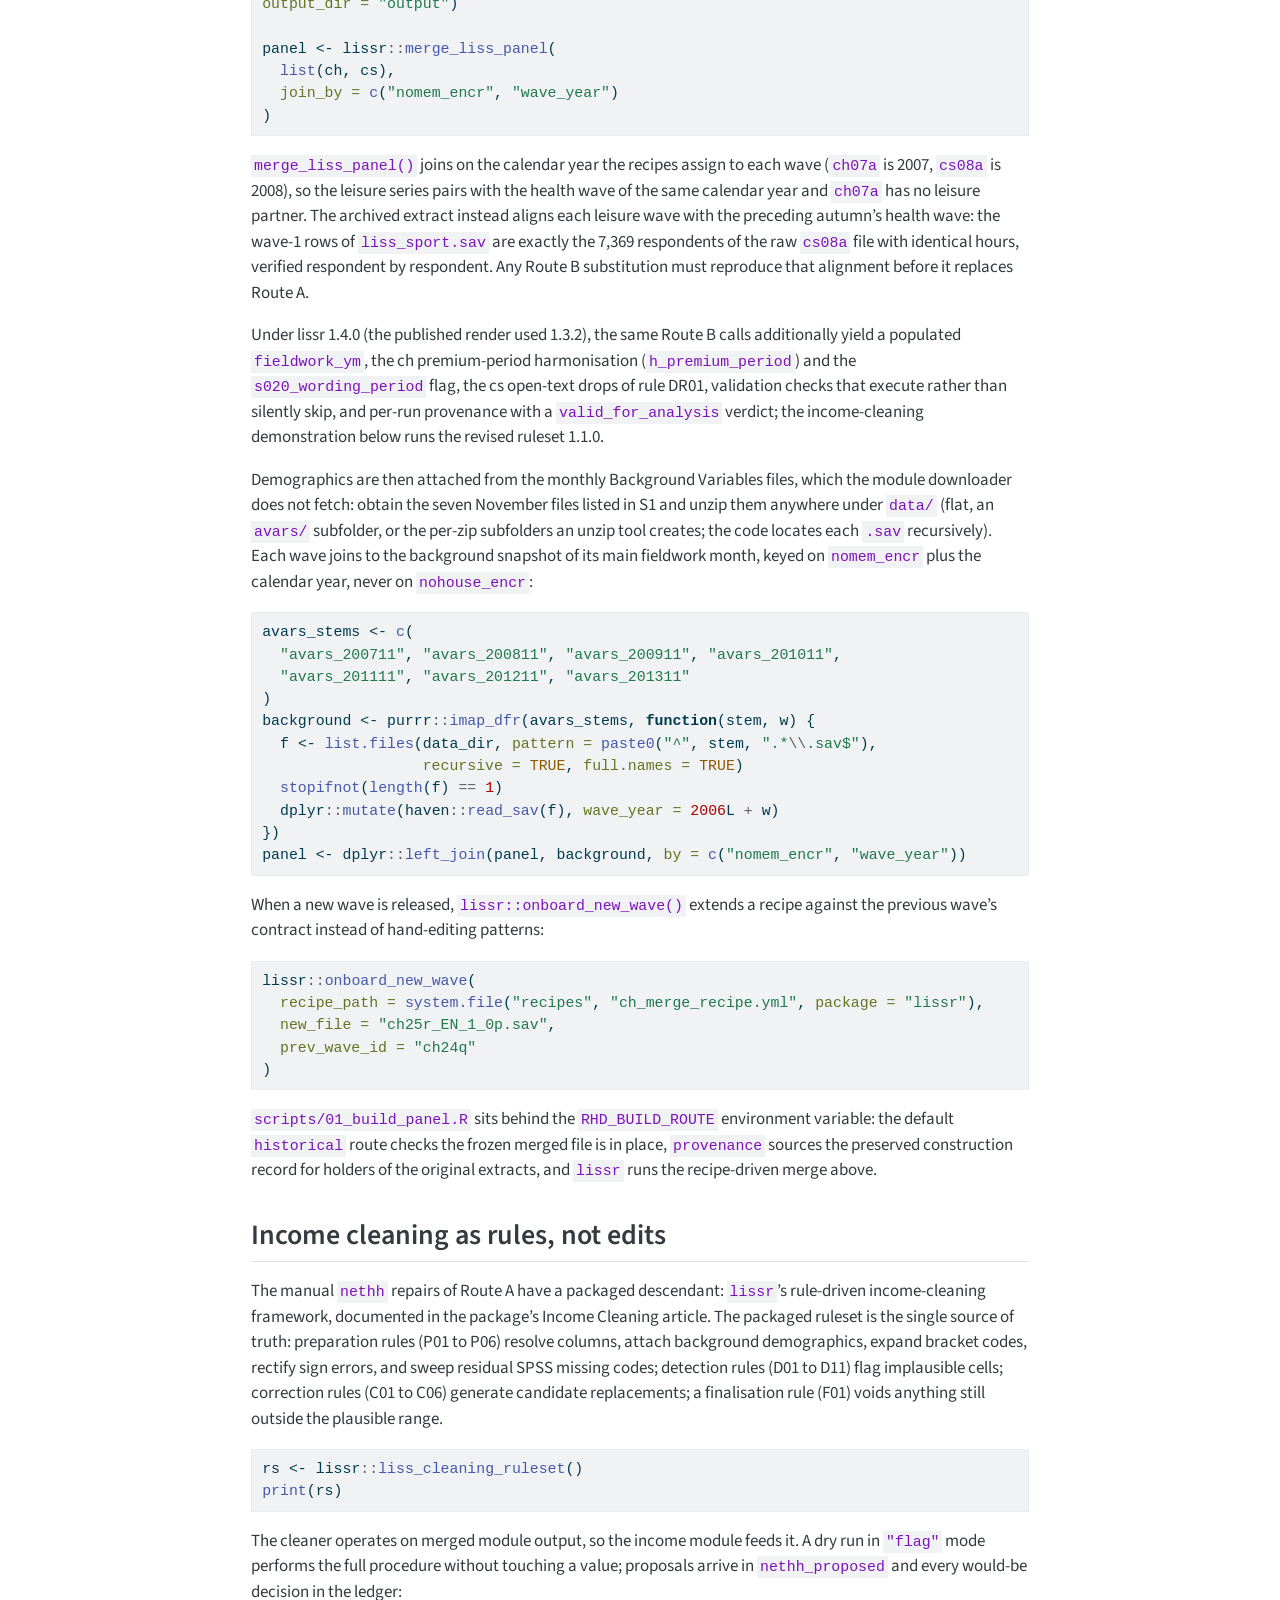
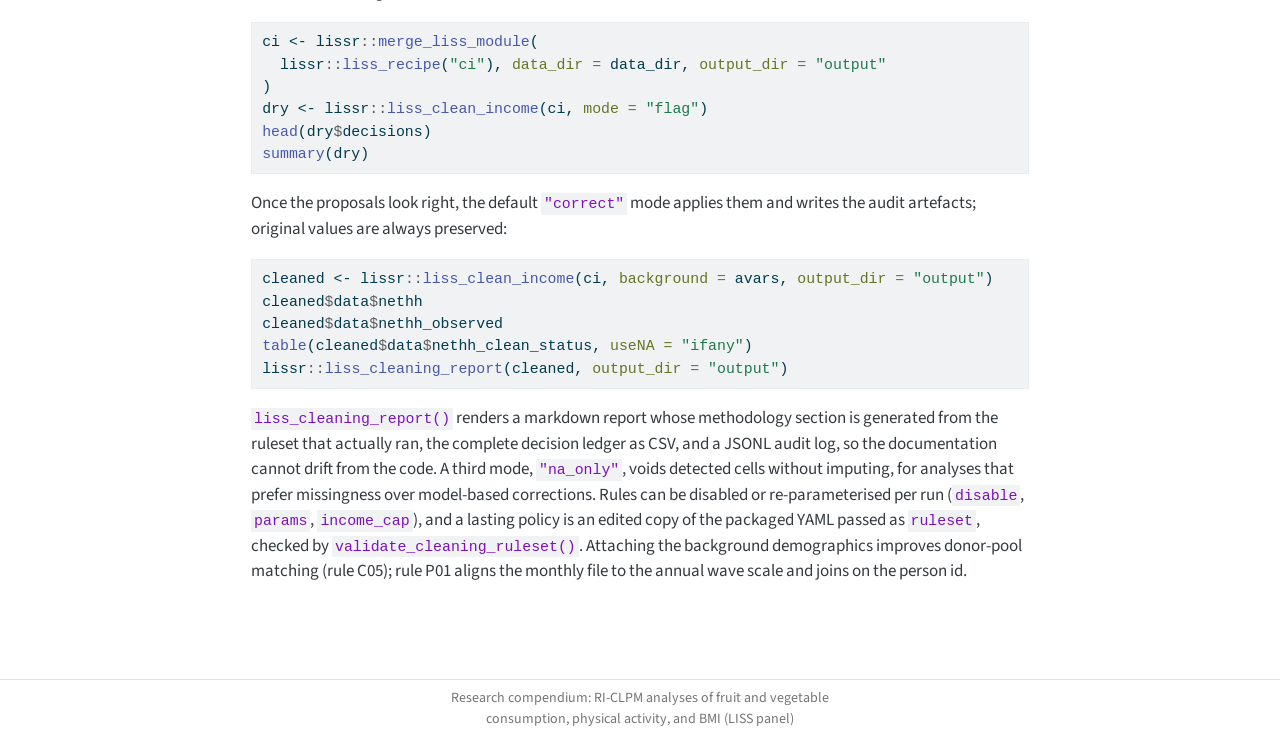
<file: 02-building-the-panel.html>
<!DOCTYPE html>
<html xmlns="http://www.w3.org/1999/xhtml" lang="en" xml:lang="en"><head>

<meta charset="utf-8">
<meta name="generator" content="quarto-1.10.18">

<meta name="viewport" content="width=device-width, initial-scale=1.0, user-scalable=yes">


<title>S2 · Building the panel – Reciprocal health dynamics</title>
<style>
/* Default styles provided by pandoc.
** See https://pandoc.org/MANUAL.html#variables-for-html for config info.
*/
span.smallcaps{font-variant: small-caps;}
div.columns{display: flex; gap: 1.5em;}
div.column{flex: auto;}
@media screen {
div.columns{gap: min(4vw, 1.5em);}
div.column{overflow-x: auto;}
}
div.hanging-indent{margin-left: 1.5em; text-indent: -1.5em;}
ul.task-list{list-style: none;}
ul.task-list li input[type="checkbox"] {
  width: 0.8em;
  margin: 0 0.8em 0.2em -1em; /* quarto-specific, see https://github.com/quarto-dev/quarto-cli/issues/4556 */ 
  vertical-align: middle;
}
/* CSS for syntax highlighting */
html { -webkit-text-size-adjust: 100%; }
pre > code.sourceCode { white-space: pre; position: relative; }
pre > code.sourceCode > span { display: inline-block; line-height: 1.25; }
pre > code.sourceCode > span:empty { height: 1.2em; }
.sourceCode { overflow: visible; }
code.sourceCode > span { color: inherit; text-decoration: inherit; }
div.sourceCode { margin: 1em 0; }
pre.sourceCode { margin: 0; }
@media screen {
div.sourceCode { overflow: auto; }
}
@media print {
pre > code.sourceCode { white-space: pre-wrap; }
pre > code.sourceCode > span { text-indent: -5em; padding-left: 5em; }
}
pre.numberSource code
  { counter-reset: source-line 0; }
pre.numberSource code > span
  { position: relative; left: -4em; counter-increment: source-line; }
pre.numberSource code > span > a:first-child::before
  { content: counter(source-line);
    position: relative; left: -1em; text-align: right; vertical-align: baseline;
    border: none; display: inline-block;
    -webkit-touch-callout: none; -webkit-user-select: none;
    -khtml-user-select: none; -moz-user-select: none;
    -ms-user-select: none; user-select: none;
    padding: 0 4px; width: 4em;
  }
pre.numberSource { margin-left: 3em;  padding-left: 4px; }
div.sourceCode
  {   }
@media screen {
pre > code.sourceCode > span > a:first-child::before { text-decoration: underline; }
}
</style>


<script src="site_libs/quarto-nav/quarto-nav.js"></script>
<script src="site_libs/quarto-nav/headroom.min.js"></script>
<script src="site_libs/clipboard/clipboard.min.js"></script>
<script src="site_libs/quarto-search/autocomplete.umd.js"></script>
<script src="site_libs/quarto-search/fuse.min.js"></script>
<script src="site_libs/quarto-search/quarto-search.js"></script>
<meta name="quarto:offset" content="./">
<script src="site_libs/quarto-html/quarto.js" type="module"></script>
<script src="site_libs/quarto-html/tabsets/tabsets.js" type="module"></script>
<script src="site_libs/quarto-html/popper.min.js"></script>
<script src="site_libs/quarto-html/tippy.umd.min.js"></script>
<script src="site_libs/quarto-html/anchor.min.js"></script>
<link href="site_libs/quarto-html/tippy.css" rel="stylesheet">
<link href="site_libs/quarto-html/quarto-syntax-highlighting-64a204ab8560d761af7679ceaba22944.css" rel="stylesheet" id="quarto-text-highlighting-styles">
<script src="site_libs/bootstrap/bootstrap.min.js"></script>
<link href="site_libs/bootstrap/bootstrap-icons.css" rel="stylesheet">
<link href="site_libs/bootstrap/bootstrap-688947ef8e17ec34846c736dad635336.min.css" rel="stylesheet" append-hash="true" id="quarto-bootstrap" data-mode="light">
<script id="quarto-search-options" type="application/json">{
  "location": "sidebar",
  "copy-button": false,
  "collapse-after": 3,
  "panel-placement": "start",
  "type": "textbox",
  "limit": 50,
  "keyboard-shortcut": [
    "f",
    "/",
    "s"
  ],
  "show-item-context": false,
  "language": {
    "search-no-results-text": "No results",
    "search-matching-documents-text": "matching documents",
    "search-copy-link-title": "Copy link to search",
    "search-hide-matches-text": "Hide additional matches",
    "search-more-match-text": "more match in this document",
    "search-more-matches-text": "more matches in this document",
    "search-clear-button-title": "Clear",
    "search-text-placeholder": "",
    "search-detached-cancel-button-title": "Cancel",
    "search-submit-button-title": "Submit",
    "search-label": "Search"
  }
}</script>


<meta property="og:title" content="S2 · Building the panel – Reciprocal health dynamics">
<meta property="og:description" content="Online supplementary material on diet, physical activity, and BMI in the Dutch LISS panel, with model specifications, results, and reproducible code.">
<meta property="og:image" content="https://siardv.github.io/diet-activity-bmi-riclpm/figures/fig-model-diagram.png">
<meta property="og:site_name" content="Reciprocal health dynamics">
<meta property="og:image:alt" content="CLPM and RI-CLPM specifications for BMI, physical activity, and fruit and vegetable consumption.">
<meta property="og:image:height" content="2193">
<meta property="og:image:width" content="1686">
<meta name="twitter:title" content="S2 · Building the panel – Reciprocal health dynamics">
<meta name="twitter:description" content="Online supplementary material on diet, physical activity, and BMI in the Dutch LISS panel, with model specifications, results, and reproducible code.">
<meta name="twitter:image" content="https://siardv.github.io/diet-activity-bmi-riclpm/figures/fig-model-diagram.png">
<meta name="twitter:card" content="summary_large_image">
<meta name="twitter:image:alt" content="CLPM and RI-CLPM specifications for BMI, physical activity, and fruit and vegetable consumption.">
<meta name="twitter:image-height" content="2193">
<meta name="twitter:image-width" content="1686">
</head>

<body class="nav-sidebar docked quarto-light">

<div id="quarto-search-results"></div>
  <header id="quarto-header" class="headroom fixed-top">
  <nav class="quarto-secondary-nav">
    <div class="container-fluid d-flex">
      <button type="button" class="quarto-btn-toggle btn" data-bs-toggle="collapse" role="button" data-bs-target=".quarto-sidebar-collapse-item" aria-controls="quarto-sidebar" aria-expanded="false" aria-label="Toggle sidebar navigation" onclick="if (window.quartoToggleHeadroom) { window.quartoToggleHeadroom(); }">
        <i class="bi bi-layout-text-sidebar-reverse"></i>
      </button>
        <nav class="quarto-page-breadcrumbs" aria-label="breadcrumb"><ol class="breadcrumb"><li class="breadcrumb-item"><a href="./02-building-the-panel.html">S2 · Building the panel</a></li></ol></nav>
        <a class="flex-grow-1" role="navigation" data-bs-toggle="collapse" data-bs-target=".quarto-sidebar-collapse-item" aria-controls="quarto-sidebar" aria-expanded="false" aria-label="Toggle sidebar navigation" onclick="if (window.quartoToggleHeadroom) { window.quartoToggleHeadroom(); }">      
        </a>
      <button type="button" class="btn quarto-search-button" aria-label="Search" onclick="window.quartoOpenSearch();">
        <i class="bi bi-search"></i>
      </button>
    </div>
  </nav>
</header>
<!-- content -->
<div id="quarto-content" class="quarto-container page-columns page-rows-contents page-layout-article">
<!-- sidebar -->
  <nav id="quarto-sidebar" class="sidebar collapse collapse-horizontal quarto-sidebar-collapse-item sidebar-navigation docked overflow-auto">
    <div class="pt-lg-2 mt-2 text-left sidebar-header">
    <div class="sidebar-title mb-0 py-0">
      <a href="./">Reciprocal health dynamics</a> 
    </div>
      </div>
        <div class="mt-2 flex-shrink-0 align-items-center">
        <div class="sidebar-search">
        <div id="quarto-search" class="" title="Search"></div>
        </div>
        </div>
    <div class="sidebar-menu-container"> 
    <ul class="list-unstyled mt-1">
        <li class="sidebar-item">
  <div class="sidebar-item-container"> 
  <a href="./index.html" class="sidebar-item-text sidebar-link">
 <span class="menu-text">Online supplementary material: a guided tour</span></a>
  </div>
</li>
        <li class="sidebar-item">
  <div class="sidebar-item-container"> 
  <a href="./01-data-acquisition-with-lissr.html" class="sidebar-item-text sidebar-link">
 <span class="menu-text">S1 · Data acquisition with lissr</span></a>
  </div>
</li>
        <li class="sidebar-item">
  <div class="sidebar-item-container"> 
  <a href="./02-building-the-panel.html" class="sidebar-item-text sidebar-link active">
 <span class="menu-text">S2 · Building the panel</span></a>
  </div>
</li>
        <li class="sidebar-item">
  <div class="sidebar-item-container"> 
  <a href="./03-sample-selection-with-weasel.html" class="sidebar-item-text sidebar-link">
 <span class="menu-text">S3 · Sample selection with weasel</span></a>
  </div>
</li>
        <li class="sidebar-item">
  <div class="sidebar-item-container"> 
  <a href="./04-measures-and-cleaning.html" class="sidebar-item-text sidebar-link">
 <span class="menu-text">S4 · Measures and cleaning</span></a>
  </div>
</li>
        <li class="sidebar-item">
  <div class="sidebar-item-container"> 
  <a href="./05-models-and-inference.html" class="sidebar-item-text sidebar-link">
 <span class="menu-text">S5 · Models and inference</span></a>
  </div>
</li>
        <li class="sidebar-item">
  <div class="sidebar-item-container"> 
  <a href="./06-results-and-reproduction.html" class="sidebar-item-text sidebar-link">
 <span class="menu-text">S6 · Results and reproduction</span></a>
  </div>
</li>
        <li class="sidebar-item">
  <div class="sidebar-item-container"> 
  <a href="./run_all.html" class="sidebar-item-text sidebar-link">
 <span class="menu-text">S7 · Analysis transcript (run_all)</span></a>
  </div>
</li>
    </ul>
    </div>
</nav>
<div id="quarto-sidebar-glass" class="quarto-sidebar-collapse-item" data-bs-toggle="collapse" data-bs-target=".quarto-sidebar-collapse-item"></div>
<!-- margin-sidebar -->
    <div id="quarto-margin-sidebar" class="sidebar margin-sidebar">
        <nav id="TOC" role="doc-toc" class="toc-active">
    <h2 id="toc-title">On this page</h2>
   
  <ul>
  <li><a href="#route-a-the-frozen-merged-panel-published-results" id="toc-route-a-the-frozen-merged-panel-published-results" class="nav-link active" data-scroll-target="#route-a-the-frozen-merged-panel-published-results">Route A: the frozen merged panel (published results)</a></li>
  <li><a href="#route-b-recipe-driven-merging-with-lissr-forward-path" id="toc-route-b-recipe-driven-merging-with-lissr-forward-path" class="nav-link" data-scroll-target="#route-b-recipe-driven-merging-with-lissr-forward-path">Route B: recipe-driven merging with lissr (forward path)</a></li>
  <li><a href="#income-cleaning-as-rules-not-edits" id="toc-income-cleaning-as-rules-not-edits" class="nav-link" data-scroll-target="#income-cleaning-as-rules-not-edits">Income cleaning as rules, not edits</a></li>
  </ul>
</nav>
    </div>
<!-- main -->
<main class="content" id="quarto-document-content">

<header id="title-block-header" class="quarto-title-block default">
<div class="quarto-title">
<h1 class="title">S2 · Building the panel</h1>
</div>



<div class="quarto-title-meta">

    
  
    
  </div>
  


</header>


<p>The analysis reads one file, <code>liss_merged_long.sav</code>: a long panel with one row per respondent per wave, carrying <code>nomem_encr</code>, <code>nohouse_encr</code>, <code>wavenr</code>, the focal measures (<code>bmi</code>, <code>frve</code>, <code>sport</code>), demographics (<code>gender</code>, <code>leeftijd</code>, <code>oplmet</code>, <code>aantalhh</code>, <code>aantalki</code>), medication (<code>medicine</code>), smoking (<code>smoke</code>), and net household income (<code>nethh</code>). Two routes produce it.</p>
<section id="route-a-the-frozen-merged-panel-published-results" class="level2">
<h2 class="anchored" data-anchor-id="route-a-the-frozen-merged-panel-published-results">Route A: the frozen merged panel (published results)</h2>
<p>The published estimates come from four thematic extracts (<code>liss_health.sav</code>, <code>liss_sport.sav</code>, <code>liss_income.sav</code>, <code>liss_background.sav</code>) that were cleaned and merged into <code>liss_merged_long.sav</code>. That frozen, author-archived file is the operative Route A input: place it in <code>data/</code> and the analysis reads it directly. <code>scripts/01_build_panel.R</code> (default route) checks that it is in place, and <code>data/CHECKSUMS.txt</code> pins all five frozen inputs by SHA-256 so any copy can be verified before use.</p>
<p>The construction logic is preserved in <code>scripts/build_liss_merged.R</code>: it joins the extracts on <code>nomem_encr</code> and the wave column, harmonises the income variables (<code>ci00a339</code>, <code>ci00a229</code>, <code>ci00a001</code> become <code>nethh</code>, <code>nethh_min</code>, <code>positiehh</code>), repairs implausible <code>nethh</code> values per household through an explicit correction loop, and derives and cleans <code>bmi</code> from the extract’s raw height and weight items (unit-error repairs, person-level height smoothing, filling of isolated missing inputs; S4 quantifies the footprint). It is a documented record rather than a live builder, and it is a near-verbatim reconstruction rather than a byte-faithful one: two divergences from the frozen file are known and documented. The height and weight correction flags the record creates (<code>cm_imp</code>, <code>kg_imp</code>, <code>cm_outs</code>, <code>kg_outs</code>) are not present in the frozen panel, and the record’s sign recode of education codes 7 to 9 is not reflected there either (the frozen file stores positive codes throughout, which is what the SES mapping expects). The record also targets the original extract schema, and the extract vintage now in circulation has drifted from it (the current <code>liss_income.sav</code> carries <code>wavenr</code> but not the <code>wave</code> column its background-income join expects), so sourcing it against today’s <code>data/</code> stops at that join by design. Holders of the frozen original extracts can run it via <code>RHD_BUILD_ROUTE=provenance</code>, and <code>scripts/verify_liss_merged.R</code> then reconstructs the panel with writing disabled and compares it cell by cell against the frozen file.</p>
<p>Because the audit trail matters more than the reconstruction, <code>scripts/05_bmi_construction_audit.R</code> (<code>make audit</code>) compares the frozen panel’s <code>bmi</code> against a raw, uncleaned recomputation from the per-wave health modules and releases per-wave counts (<code>output/bmi_construction_audit_summary.csv</code>). One coverage consequence surfaced by that audit belongs here: 5,802 person-waves with a computable raw BMI, 2,200 of them in wave 1, have no row in the merged panel at all (<code>output/bmi_construction_audit_rawonly.csv</code>). The pattern is consistent with the construction attaching demographics through an inner join on the background snapshot of each wave’s main fieldwork month, which drops respondents without that month’s record; wave 1’s February 2008 mop-up group is the clearest case. For the analysis this means such person-waves are absent entirely, rather than present with a missing BMI, and wave-1 coverage is correspondingly the lowest.</p>
<p>One further consequence matters for anyone regenerating the inputs from scratch: in these extracts the fruit-and-vegetable composite <code>frve</code> (scored 1 to 3) was already derived, whereas <code>bmi</code> is derived inside the construction record. The raw health module carries two 1-to-6 frequency items, vegetables (<code>chXXa196</code>) and fruit (<code>chXXa197</code>); the composite is empirically a sum-based cut of the two (S4), with nine legacy person-waves deviating from the rule. Any raw-item reconstruction must be validated wave by wave against the extract before it is substituted.</p>
</section>
<section id="route-b-recipe-driven-merging-with-lissr-forward-path" class="level2">
<h2 class="anchored" data-anchor-id="route-b-recipe-driven-merging-with-lissr-forward-path">Route B: recipe-driven merging with lissr (forward path)</h2>
<p><code>lissr</code> ships validated YAML recipes for all ten core modules; each recipe encodes the wave file patterns, variable harmonisation, boundary handling, and validation checks for one module.</p>
<div class="cell">
<div class="code-copy-outer-scaffold"><div class="sourceCode cell-code" id="cb1"><pre class="sourceCode r code-with-copy"><code class="sourceCode r"><span id="cb1-1"><a href="#cb1-1" aria-hidden="true" tabindex="-1"></a>data_dir <span class="ot">&lt;-</span> <span class="fu">Sys.getenv</span>(<span class="st">"LISS_DATA_DIR"</span>, <span class="st">"data"</span>)</span>
<span id="cb1-2"><a href="#cb1-2" aria-hidden="true" tabindex="-1"></a></span>
<span id="cb1-3"><a href="#cb1-3" aria-hidden="true" tabindex="-1"></a>ch_recipe <span class="ot">&lt;-</span> lissr<span class="sc">::</span><span class="fu">liss_recipe</span>(<span class="st">"ch"</span>)</span>
<span id="cb1-4"><a href="#cb1-4" aria-hidden="true" tabindex="-1"></a>lissr<span class="sc">::</span><span class="fu">validate_recipe</span>(ch_recipe, <span class="st">"ch_merge_recipe.yml"</span>)</span>
<span id="cb1-5"><a href="#cb1-5" aria-hidden="true" tabindex="-1"></a></span>
<span id="cb1-6"><a href="#cb1-6" aria-hidden="true" tabindex="-1"></a>ch <span class="ot">&lt;-</span> lissr<span class="sc">::</span><span class="fu">merge_liss_module</span>(ch_recipe, <span class="at">data_dir =</span> data_dir, <span class="at">output_dir =</span> <span class="st">"output"</span>)</span>
<span id="cb1-7"><a href="#cb1-7" aria-hidden="true" tabindex="-1"></a>cs <span class="ot">&lt;-</span> lissr<span class="sc">::</span><span class="fu">merge_liss_module</span>(lissr<span class="sc">::</span><span class="fu">liss_recipe</span>(<span class="st">"cs"</span>), <span class="at">data_dir =</span> data_dir, <span class="at">output_dir =</span> <span class="st">"output"</span>)</span>
<span id="cb1-8"><a href="#cb1-8" aria-hidden="true" tabindex="-1"></a></span>
<span id="cb1-9"><a href="#cb1-9" aria-hidden="true" tabindex="-1"></a>panel <span class="ot">&lt;-</span> lissr<span class="sc">::</span><span class="fu">merge_liss_panel</span>(</span>
<span id="cb1-10"><a href="#cb1-10" aria-hidden="true" tabindex="-1"></a>  <span class="fu">list</span>(ch, cs),</span>
<span id="cb1-11"><a href="#cb1-11" aria-hidden="true" tabindex="-1"></a>  <span class="at">join_by =</span> <span class="fu">c</span>(<span class="st">"nomem_encr"</span>, <span class="st">"wave_year"</span>)</span>
<span id="cb1-12"><a href="#cb1-12" aria-hidden="true" tabindex="-1"></a>)</span></code></pre></div><button title="Copy to Clipboard" class="code-copy-button"><i class="bi"></i></button></div>
</div>
<p><code>merge_liss_panel()</code> joins on the calendar year the recipes assign to each wave (<code>ch07a</code> is 2007, <code>cs08a</code> is 2008), so the leisure series pairs with the health wave of the same calendar year and <code>ch07a</code> has no leisure partner. The archived extract instead aligns each leisure wave with the preceding autumn’s health wave: the wave-1 rows of <code>liss_sport.sav</code> are exactly the 7,369 respondents of the raw <code>cs08a</code> file with identical hours, verified respondent by respondent. Any Route B substitution must reproduce that alignment before it replaces Route A.</p>
<p>Under lissr 1.4.0 (the published render used 1.3.2), the same Route B calls additionally yield a populated <code>fieldwork_ym</code>, the ch premium-period harmonisation (<code>h_premium_period</code>) and the <code>s020_wording_period</code> flag, the cs open-text drops of rule DR01, validation checks that execute rather than silently skip, and per-run provenance with a <code>valid_for_analysis</code> verdict; the income-cleaning demonstration below runs the revised ruleset 1.1.0.</p>
<p>Demographics are then attached from the monthly Background Variables files, which the module downloader does not fetch: obtain the seven November files listed in S1 and unzip them anywhere under <code>data/</code> (flat, an <code>avars/</code> subfolder, or the per-zip subfolders an unzip tool creates; the code locates each <code>.sav</code> recursively). Each wave joins to the background snapshot of its main fieldwork month, keyed on <code>nomem_encr</code> plus the calendar year, never on <code>nohouse_encr</code>:</p>
<div class="cell">
<div class="code-copy-outer-scaffold"><div class="sourceCode cell-code" id="cb2"><pre class="sourceCode r code-with-copy"><code class="sourceCode r"><span id="cb2-1"><a href="#cb2-1" aria-hidden="true" tabindex="-1"></a>avars_stems <span class="ot">&lt;-</span> <span class="fu">c</span>(</span>
<span id="cb2-2"><a href="#cb2-2" aria-hidden="true" tabindex="-1"></a>  <span class="st">"avars_200711"</span>, <span class="st">"avars_200811"</span>, <span class="st">"avars_200911"</span>, <span class="st">"avars_201011"</span>,</span>
<span id="cb2-3"><a href="#cb2-3" aria-hidden="true" tabindex="-1"></a>  <span class="st">"avars_201111"</span>, <span class="st">"avars_201211"</span>, <span class="st">"avars_201311"</span></span>
<span id="cb2-4"><a href="#cb2-4" aria-hidden="true" tabindex="-1"></a>)</span>
<span id="cb2-5"><a href="#cb2-5" aria-hidden="true" tabindex="-1"></a>background <span class="ot">&lt;-</span> purrr<span class="sc">::</span><span class="fu">imap_dfr</span>(avars_stems, <span class="cf">function</span>(stem, w) {</span>
<span id="cb2-6"><a href="#cb2-6" aria-hidden="true" tabindex="-1"></a>  f <span class="ot">&lt;-</span> <span class="fu">list.files</span>(data_dir, <span class="at">pattern =</span> <span class="fu">paste0</span>(<span class="st">"^"</span>, stem, <span class="st">".*</span><span class="sc">\\</span><span class="st">.sav$"</span>),</span>
<span id="cb2-7"><a href="#cb2-7" aria-hidden="true" tabindex="-1"></a>                  <span class="at">recursive =</span> <span class="cn">TRUE</span>, <span class="at">full.names =</span> <span class="cn">TRUE</span>)</span>
<span id="cb2-8"><a href="#cb2-8" aria-hidden="true" tabindex="-1"></a>  <span class="fu">stopifnot</span>(<span class="fu">length</span>(f) <span class="sc">==</span> <span class="dv">1</span>)</span>
<span id="cb2-9"><a href="#cb2-9" aria-hidden="true" tabindex="-1"></a>  dplyr<span class="sc">::</span><span class="fu">mutate</span>(haven<span class="sc">::</span><span class="fu">read_sav</span>(f), <span class="at">wave_year =</span> <span class="dv">2006</span>L <span class="sc">+</span> w)</span>
<span id="cb2-10"><a href="#cb2-10" aria-hidden="true" tabindex="-1"></a>})</span>
<span id="cb2-11"><a href="#cb2-11" aria-hidden="true" tabindex="-1"></a>panel <span class="ot">&lt;-</span> dplyr<span class="sc">::</span><span class="fu">left_join</span>(panel, background, <span class="at">by =</span> <span class="fu">c</span>(<span class="st">"nomem_encr"</span>, <span class="st">"wave_year"</span>))</span></code></pre></div><button title="Copy to Clipboard" class="code-copy-button"><i class="bi"></i></button></div>
</div>
<p>When a new wave is released, <code>lissr::onboard_new_wave()</code> extends a recipe against the previous wave’s contract instead of hand-editing patterns:</p>
<div class="cell">
<div class="code-copy-outer-scaffold"><div class="sourceCode cell-code" id="cb3"><pre class="sourceCode r code-with-copy"><code class="sourceCode r"><span id="cb3-1"><a href="#cb3-1" aria-hidden="true" tabindex="-1"></a>lissr<span class="sc">::</span><span class="fu">onboard_new_wave</span>(</span>
<span id="cb3-2"><a href="#cb3-2" aria-hidden="true" tabindex="-1"></a>  <span class="at">recipe_path =</span> <span class="fu">system.file</span>(<span class="st">"recipes"</span>, <span class="st">"ch_merge_recipe.yml"</span>, <span class="at">package =</span> <span class="st">"lissr"</span>),</span>
<span id="cb3-3"><a href="#cb3-3" aria-hidden="true" tabindex="-1"></a>  <span class="at">new_file =</span> <span class="st">"ch25r_EN_1_0p.sav"</span>,</span>
<span id="cb3-4"><a href="#cb3-4" aria-hidden="true" tabindex="-1"></a>  <span class="at">prev_wave_id =</span> <span class="st">"ch24q"</span></span>
<span id="cb3-5"><a href="#cb3-5" aria-hidden="true" tabindex="-1"></a>)</span></code></pre></div><button title="Copy to Clipboard" class="code-copy-button"><i class="bi"></i></button></div>
</div>
<p><code>scripts/01_build_panel.R</code> sits behind the <code>RHD_BUILD_ROUTE</code> environment variable: the default <code>historical</code> route checks the frozen merged file is in place, <code>provenance</code> sources the preserved construction record for holders of the original extracts, and <code>lissr</code> runs the recipe-driven merge above.</p>
</section>
<section id="income-cleaning-as-rules-not-edits" class="level2">
<h2 class="anchored" data-anchor-id="income-cleaning-as-rules-not-edits">Income cleaning as rules, not edits</h2>
<p>The manual <code>nethh</code> repairs of Route A have a packaged descendant: <code>lissr</code>’s rule-driven income-cleaning framework, documented in the package’s Income Cleaning article. The packaged ruleset is the single source of truth: preparation rules (P01 to P06) resolve columns, attach background demographics, expand bracket codes, rectify sign errors, and sweep residual SPSS missing codes; detection rules (D01 to D11) flag implausible cells; correction rules (C01 to C06) generate candidate replacements; a finalisation rule (F01) voids anything still outside the plausible range.</p>
<div class="cell">
<div class="code-copy-outer-scaffold"><div class="sourceCode cell-code" id="cb4"><pre class="sourceCode r code-with-copy"><code class="sourceCode r"><span id="cb4-1"><a href="#cb4-1" aria-hidden="true" tabindex="-1"></a>rs <span class="ot">&lt;-</span> lissr<span class="sc">::</span><span class="fu">liss_cleaning_ruleset</span>()</span>
<span id="cb4-2"><a href="#cb4-2" aria-hidden="true" tabindex="-1"></a><span class="fu">print</span>(rs)</span></code></pre></div><button title="Copy to Clipboard" class="code-copy-button"><i class="bi"></i></button></div>
</div>
<p>The cleaner operates on merged module output, so the income module feeds it. A dry run in <code>"flag"</code> mode performs the full procedure without touching a value; proposals arrive in <code>nethh_proposed</code> and every would-be decision in the ledger:</p>
<div class="cell">
<div class="code-copy-outer-scaffold"><div class="sourceCode cell-code" id="cb5"><pre class="sourceCode r code-with-copy"><code class="sourceCode r"><span id="cb5-1"><a href="#cb5-1" aria-hidden="true" tabindex="-1"></a>ci <span class="ot">&lt;-</span> lissr<span class="sc">::</span><span class="fu">merge_liss_module</span>(</span>
<span id="cb5-2"><a href="#cb5-2" aria-hidden="true" tabindex="-1"></a>  lissr<span class="sc">::</span><span class="fu">liss_recipe</span>(<span class="st">"ci"</span>), <span class="at">data_dir =</span> data_dir, <span class="at">output_dir =</span> <span class="st">"output"</span></span>
<span id="cb5-3"><a href="#cb5-3" aria-hidden="true" tabindex="-1"></a>)</span>
<span id="cb5-4"><a href="#cb5-4" aria-hidden="true" tabindex="-1"></a>dry <span class="ot">&lt;-</span> lissr<span class="sc">::</span><span class="fu">liss_clean_income</span>(ci, <span class="at">mode =</span> <span class="st">"flag"</span>)</span>
<span id="cb5-5"><a href="#cb5-5" aria-hidden="true" tabindex="-1"></a><span class="fu">head</span>(dry<span class="sc">$</span>decisions)</span>
<span id="cb5-6"><a href="#cb5-6" aria-hidden="true" tabindex="-1"></a><span class="fu">summary</span>(dry)</span></code></pre></div><button title="Copy to Clipboard" class="code-copy-button"><i class="bi"></i></button></div>
</div>
<p>Once the proposals look right, the default <code>"correct"</code> mode applies them and writes the audit artefacts; original values are always preserved:</p>
<div class="cell">
<div class="code-copy-outer-scaffold"><div class="sourceCode cell-code" id="cb6"><pre class="sourceCode r code-with-copy"><code class="sourceCode r"><span id="cb6-1"><a href="#cb6-1" aria-hidden="true" tabindex="-1"></a>cleaned <span class="ot">&lt;-</span> lissr<span class="sc">::</span><span class="fu">liss_clean_income</span>(ci, <span class="at">background =</span> avars, <span class="at">output_dir =</span> <span class="st">"output"</span>)</span>
<span id="cb6-2"><a href="#cb6-2" aria-hidden="true" tabindex="-1"></a>cleaned<span class="sc">$</span>data<span class="sc">$</span>nethh</span>
<span id="cb6-3"><a href="#cb6-3" aria-hidden="true" tabindex="-1"></a>cleaned<span class="sc">$</span>data<span class="sc">$</span>nethh_observed</span>
<span id="cb6-4"><a href="#cb6-4" aria-hidden="true" tabindex="-1"></a><span class="fu">table</span>(cleaned<span class="sc">$</span>data<span class="sc">$</span>nethh_clean_status, <span class="at">useNA =</span> <span class="st">"ifany"</span>)</span>
<span id="cb6-5"><a href="#cb6-5" aria-hidden="true" tabindex="-1"></a>lissr<span class="sc">::</span><span class="fu">liss_cleaning_report</span>(cleaned, <span class="at">output_dir =</span> <span class="st">"output"</span>)</span></code></pre></div><button title="Copy to Clipboard" class="code-copy-button"><i class="bi"></i></button></div>
</div>
<p><code>liss_cleaning_report()</code> renders a markdown report whose methodology section is generated from the ruleset that actually ran, the complete decision ledger as CSV, and a JSONL audit log, so the documentation cannot drift from the code. A third mode, <code>"na_only"</code>, voids detected cells without imputing, for analyses that prefer missingness over model-based corrections. Rules can be disabled or re-parameterised per run (<code>disable</code>, <code>params</code>, <code>income_cap</code>), and a lasting policy is an edited copy of the packaged YAML passed as <code>ruleset</code>, checked by <code>validate_cleaning_ruleset()</code>. Attaching the background demographics improves donor-pool matching (rule C05); rule P01 aligns the monthly file to the annual wave scale and joins on the person id.</p>


</section>

</main> <!-- /main -->
<script id="quarto-html-after-body" type="application/javascript">
  window.document.addEventListener("DOMContentLoaded", function (event) {
    const icon = "";
    const anchorJS = new window.AnchorJS();
    anchorJS.options = {
      placement: 'right',
      icon: icon
    };
    anchorJS.add('.anchored');
    const isCodeAnnotation = (el) => {
      for (const clz of el.classList) {
        if (clz.startsWith('code-annotation-')) {                     
          return true;
        }
      }
      return false;
    }
    const onCopySuccess = function(e) {
      // button target
      const button = e.trigger;
      // don't keep focus
      button.blur();
      // flash "checked"
      button.classList.add('code-copy-button-checked');
      var currentTitle = button.getAttribute("title");
      button.setAttribute("title", "Copied!");
      let tooltip;
      if (window.bootstrap) {
        button.setAttribute("data-bs-toggle", "tooltip");
        button.setAttribute("data-bs-placement", "left");
        button.setAttribute("data-bs-title", "Copied!");
        tooltip = new bootstrap.Tooltip(button, 
          { trigger: "manual", 
            customClass: "code-copy-button-tooltip",
            offset: [0, -8]});
        tooltip.show();    
      }
      setTimeout(function() {
        if (tooltip) {
          tooltip.hide();
          button.removeAttribute("data-bs-title");
          button.removeAttribute("data-bs-toggle");
          button.removeAttribute("data-bs-placement");
        }
        button.setAttribute("title", currentTitle);
        button.classList.remove('code-copy-button-checked');
      }, 1000);
      // clear code selection
      e.clearSelection();
    }
    const getTextToCopy = function(trigger) {
      const outerScaffold = trigger.parentElement.cloneNode(true);
      const codeEl = outerScaffold.querySelector('code');
      for (const childEl of codeEl.children) {
        if (isCodeAnnotation(childEl)) {
          childEl.remove();
        }
      }
      return codeEl.innerText;
    }
    const clipboard = new window.ClipboardJS('.code-copy-button:not([data-in-quarto-modal])', {
      text: getTextToCopy
    });
    clipboard.on('success', onCopySuccess);
    if (window.document.getElementById('quarto-embedded-source-code-modal')) {
      const clipboardModal = new window.ClipboardJS('.code-copy-button[data-in-quarto-modal]', {
        text: getTextToCopy,
        container: window.document.getElementById('quarto-embedded-source-code-modal')
      });
      clipboardModal.on('success', onCopySuccess);
    }
      var localhostRegex = new RegExp(/^(?:http|https):\/\/localhost\:?[0-9]*\//);
      var mailtoRegex = new RegExp(/^mailto:/);
        var filterRegex = new RegExp("https:\/\/siardv\.github\.io\/diet-activity-bmi-riclpm\/");
      var isInternal = (href) => {
          return filterRegex.test(href) || localhostRegex.test(href) || mailtoRegex.test(href);
      }
      // Inspect non-navigation links and adorn them if external
     var links = window.document.querySelectorAll('a[href]:not(.nav-link):not(.navbar-brand):not(.toc-action):not(.sidebar-link):not(.sidebar-item-toggle):not(.pagination-link):not(.no-external):not([aria-hidden]):not(.dropdown-item):not(.quarto-navigation-tool):not(.about-link)');
      for (var i=0; i<links.length; i++) {
        const link = links[i];
        if (!isInternal(link.href)) {
          // undo the damage that might have been done by quarto-nav.js in the case of
          // links that we want to consider external
          if (link.dataset.originalHref !== undefined) {
            link.href = link.dataset.originalHref;
          }
        }
      }
    function tippyHover(el, contentFn, onTriggerFn, onUntriggerFn) {
      const config = {
        allowHTML: true,
        maxWidth: 500,
        delay: 100,
        arrow: false,
        appendTo: function(el) {
            return el.parentElement;
        },
        interactive: true,
        interactiveBorder: 10,
        theme: 'quarto',
        placement: 'bottom-start',
      };
      if (contentFn) {
        config.content = contentFn;
      }
      if (onTriggerFn) {
        config.onTrigger = onTriggerFn;
      }
      if (onUntriggerFn) {
        config.onUntrigger = onUntriggerFn;
      }
      window.tippy(el, config); 
    }
    const noterefs = window.document.querySelectorAll('a[role="doc-noteref"]');
    for (var i=0; i<noterefs.length; i++) {
      const ref = noterefs[i];
      tippyHover(ref, function() {
        // use id or data attribute instead here
        let href = ref.getAttribute('data-footnote-href') || ref.getAttribute('href');
        try { href = new URL(href).hash; } catch {}
        const id = href.replace(/^#\/?/, "");
        const note = window.document.getElementById(id);
        if (note) {
          return note.innerHTML;
        } else {
          return "";
        }
      });
    }
    const xrefs = window.document.querySelectorAll('a.quarto-xref');
    const processXRef = (id, note) => {
      // Strip column container classes
      const stripColumnClz = (el) => {
        el.classList.remove("page-full", "page-columns");
        if (el.children) {
          for (const child of el.children) {
            stripColumnClz(child);
          }
        }
      }
      stripColumnClz(note)
      if (id === null || id.startsWith('sec-')) {
        // Special case sections, only their first couple elements
        const container = document.createElement("div");
        if (note.children && note.children.length > 2) {
          container.appendChild(note.children[0].cloneNode(true));
          for (let i = 1; i < note.children.length; i++) {
            const child = note.children[i];
            if (child.tagName === "P" && child.innerText === "") {
              continue;
            } else {
              container.appendChild(child.cloneNode(true));
              break;
            }
          }
          if (window.Quarto?.typesetMath) {
            window.Quarto.typesetMath(container);
          }
          return container.innerHTML
        } else {
          if (window.Quarto?.typesetMath) {
            window.Quarto.typesetMath(note);
          }
          return note.innerHTML;
        }
      } else {
        // Remove any anchor links if they are present
        const anchorLink = note.querySelector('a.anchorjs-link');
        if (anchorLink) {
          anchorLink.remove();
        }
        if (window.Quarto?.typesetMath) {
          window.Quarto.typesetMath(note);
        }
        if (note.classList.contains("callout")) {
          return note.outerHTML;
        } else {
          return note.innerHTML;
        }
      }
    }
    for (var i=0; i<xrefs.length; i++) {
      const xref = xrefs[i];
      tippyHover(xref, undefined, function(instance) {
        instance.disable();
        let url = xref.getAttribute('href');
        let hash = undefined; 
        if (url.startsWith('#')) {
          hash = url;
        } else {
          try { hash = new URL(url).hash; } catch {}
        }
        if (hash) {
          const id = hash.replace(/^#\/?/, "");
          const note = window.document.getElementById(id);
          if (note !== null) {
            try {
              const html = processXRef(id, note.cloneNode(true));
              instance.setContent(html);
            } finally {
              instance.enable();
              instance.show();
            }
          } else {
            // See if we can fetch this
            fetch(url.split('#')[0])
            .then(res => res.text())
            .then(html => {
              const parser = new DOMParser();
              const htmlDoc = parser.parseFromString(html, "text/html");
              const note = htmlDoc.getElementById(id);
              if (note !== null) {
                const html = processXRef(id, note);
                instance.setContent(html);
              } 
            }).finally(() => {
              instance.enable();
              instance.show();
            });
          }
        } else {
          // See if we can fetch a full url (with no hash to target)
          // This is a special case and we should probably do some content thinning / targeting
          fetch(url)
          .then(res => res.text())
          .then(html => {
            const parser = new DOMParser();
            const htmlDoc = parser.parseFromString(html, "text/html");
            const note = htmlDoc.querySelector('main.content');
            if (note !== null) {
              // This should only happen for chapter cross references
              // (since there is no id in the URL)
              // remove the first header
              if (note.children.length > 0 && note.children[0].tagName === "HEADER") {
                note.children[0].remove();
              }
              const html = processXRef(null, note);
              instance.setContent(html);
            } 
          }).finally(() => {
            instance.enable();
            instance.show();
          });
        }
      }, function(instance) {
      });
    }
        let selectedAnnoteEl;
        const selectorForAnnotation = ( cell, annotation) => {
          let cellAttr = 'data-code-cell="' + cell + '"';
          let lineAttr = 'data-code-annotation="' +  annotation + '"';
          const selector = 'span[' + cellAttr + '][' + lineAttr + ']';
          return selector;
        }
        const selectCodeLines = (annoteEl) => {
          const doc = window.document;
          const targetCell = annoteEl.getAttribute("data-target-cell");
          const targetAnnotation = annoteEl.getAttribute("data-target-annotation");
          const annoteSpan = window.document.querySelector(selectorForAnnotation(targetCell, targetAnnotation));
          const lines = annoteSpan.getAttribute("data-code-lines").split(",");
          const lineIds = lines.map((line) => {
            return targetCell + "-" + line;
          })
          let top = null;
          let height = null;
          let parent = null;
          if (lineIds.length > 0) {
              //compute the position of the single el (top and bottom and make a div)
              const el = window.document.getElementById(lineIds[0]);
              top = el.offsetTop;
              height = el.offsetHeight;
              parent = el.parentElement.parentElement;
            if (lineIds.length > 1) {
              const lastEl = window.document.getElementById(lineIds[lineIds.length - 1]);
              const bottom = lastEl.offsetTop + lastEl.offsetHeight;
              height = bottom - top;
            }
            if (top !== null && height !== null && parent !== null) {
              // cook up a div (if necessary) and position it 
              let div = window.document.getElementById("code-annotation-line-highlight");
              if (div === null) {
                div = window.document.createElement("div");
                div.setAttribute("id", "code-annotation-line-highlight");
                div.style.position = 'absolute';
                parent.appendChild(div);
              }
              div.style.top = top - 2 + "px";
              div.style.height = height + 4 + "px";
              div.style.left = 0;
              let gutterDiv = window.document.getElementById("code-annotation-line-highlight-gutter");
              if (gutterDiv === null) {
                gutterDiv = window.document.createElement("div");
                gutterDiv.setAttribute("id", "code-annotation-line-highlight-gutter");
                gutterDiv.style.position = 'absolute';
                const codeCell = window.document.getElementById(targetCell);
                const gutter = codeCell.querySelector('.code-annotation-gutter');
                gutter.appendChild(gutterDiv);
              }
              gutterDiv.style.top = top - 2 + "px";
              gutterDiv.style.height = height + 4 + "px";
            }
            selectedAnnoteEl = annoteEl;
          }
        };
        const unselectCodeLines = () => {
          const elementsIds = ["code-annotation-line-highlight", "code-annotation-line-highlight-gutter"];
          elementsIds.forEach((elId) => {
            const div = window.document.getElementById(elId);
            if (div) {
              div.remove();
            }
          });
          selectedAnnoteEl = undefined;
        };
          // Handle positioning of the toggle
      window.addEventListener(
        "resize",
        throttle(() => {
          elRect = undefined;
          if (selectedAnnoteEl) {
            selectCodeLines(selectedAnnoteEl);
          }
        }, 10)
      );
      function throttle(fn, ms) {
      let throttle = false;
      let timer;
        return (...args) => {
          if(!throttle) { // first call gets through
              fn.apply(this, args);
              throttle = true;
          } else { // all the others get throttled
              if(timer) clearTimeout(timer); // cancel #2
              timer = setTimeout(() => {
                fn.apply(this, args);
                timer = throttle = false;
              }, ms);
          }
        };
      }
        // Attach click handler to the DT
        const annoteDls = window.document.querySelectorAll('dt[data-target-cell]');
        for (const annoteDlNode of annoteDls) {
          annoteDlNode.addEventListener('click', (event) => {
            const clickedEl = event.target;
            if (clickedEl !== selectedAnnoteEl) {
              unselectCodeLines();
              const activeEl = window.document.querySelector('dt[data-target-cell].code-annotation-active');
              if (activeEl) {
                activeEl.classList.remove('code-annotation-active');
              }
              selectCodeLines(clickedEl);
              clickedEl.classList.add('code-annotation-active');
            } else {
              // Unselect the line
              unselectCodeLines();
              clickedEl.classList.remove('code-annotation-active');
            }
          });
        }
    const findCites = (el) => {
      const parentEl = el.parentElement;
      if (parentEl) {
        const cites = parentEl.dataset.cites;
        if (cites) {
          return {
            el,
            cites: cites.split(' ')
          };
        } else {
          return findCites(el.parentElement)
        }
      } else {
        return undefined;
      }
    };
    var bibliorefs = window.document.querySelectorAll('a[role="doc-biblioref"]');
    for (var i=0; i<bibliorefs.length; i++) {
      const ref = bibliorefs[i];
      const citeInfo = findCites(ref);
      if (citeInfo) {
        tippyHover(citeInfo.el, function() {
          var popup = window.document.createElement('div');
          citeInfo.cites.forEach(function(cite) {
            var citeDiv = window.document.createElement('div');
            citeDiv.classList.add('hanging-indent');
            citeDiv.classList.add('csl-entry');
            var biblioDiv = window.document.getElementById('ref-' + cite);
            if (biblioDiv) {
              citeDiv.innerHTML = biblioDiv.innerHTML;
            }
            popup.appendChild(citeDiv);
          });
          return popup.innerHTML;
        });
      }
    }
  });
  </script>
</div> <!-- /content -->
<footer class="footer">
  <div class="nav-footer">
    <div class="nav-footer-left">
      &nbsp;
    </div>   
    <div class="nav-footer-center">
<p>Research compendium: RI-CLPM analyses of fruit and vegetable consumption, physical activity, and BMI (LISS panel)</p>
</div>
    <div class="nav-footer-right">
      &nbsp;
    </div>
  </div>
</footer>




</body></html>
</file>
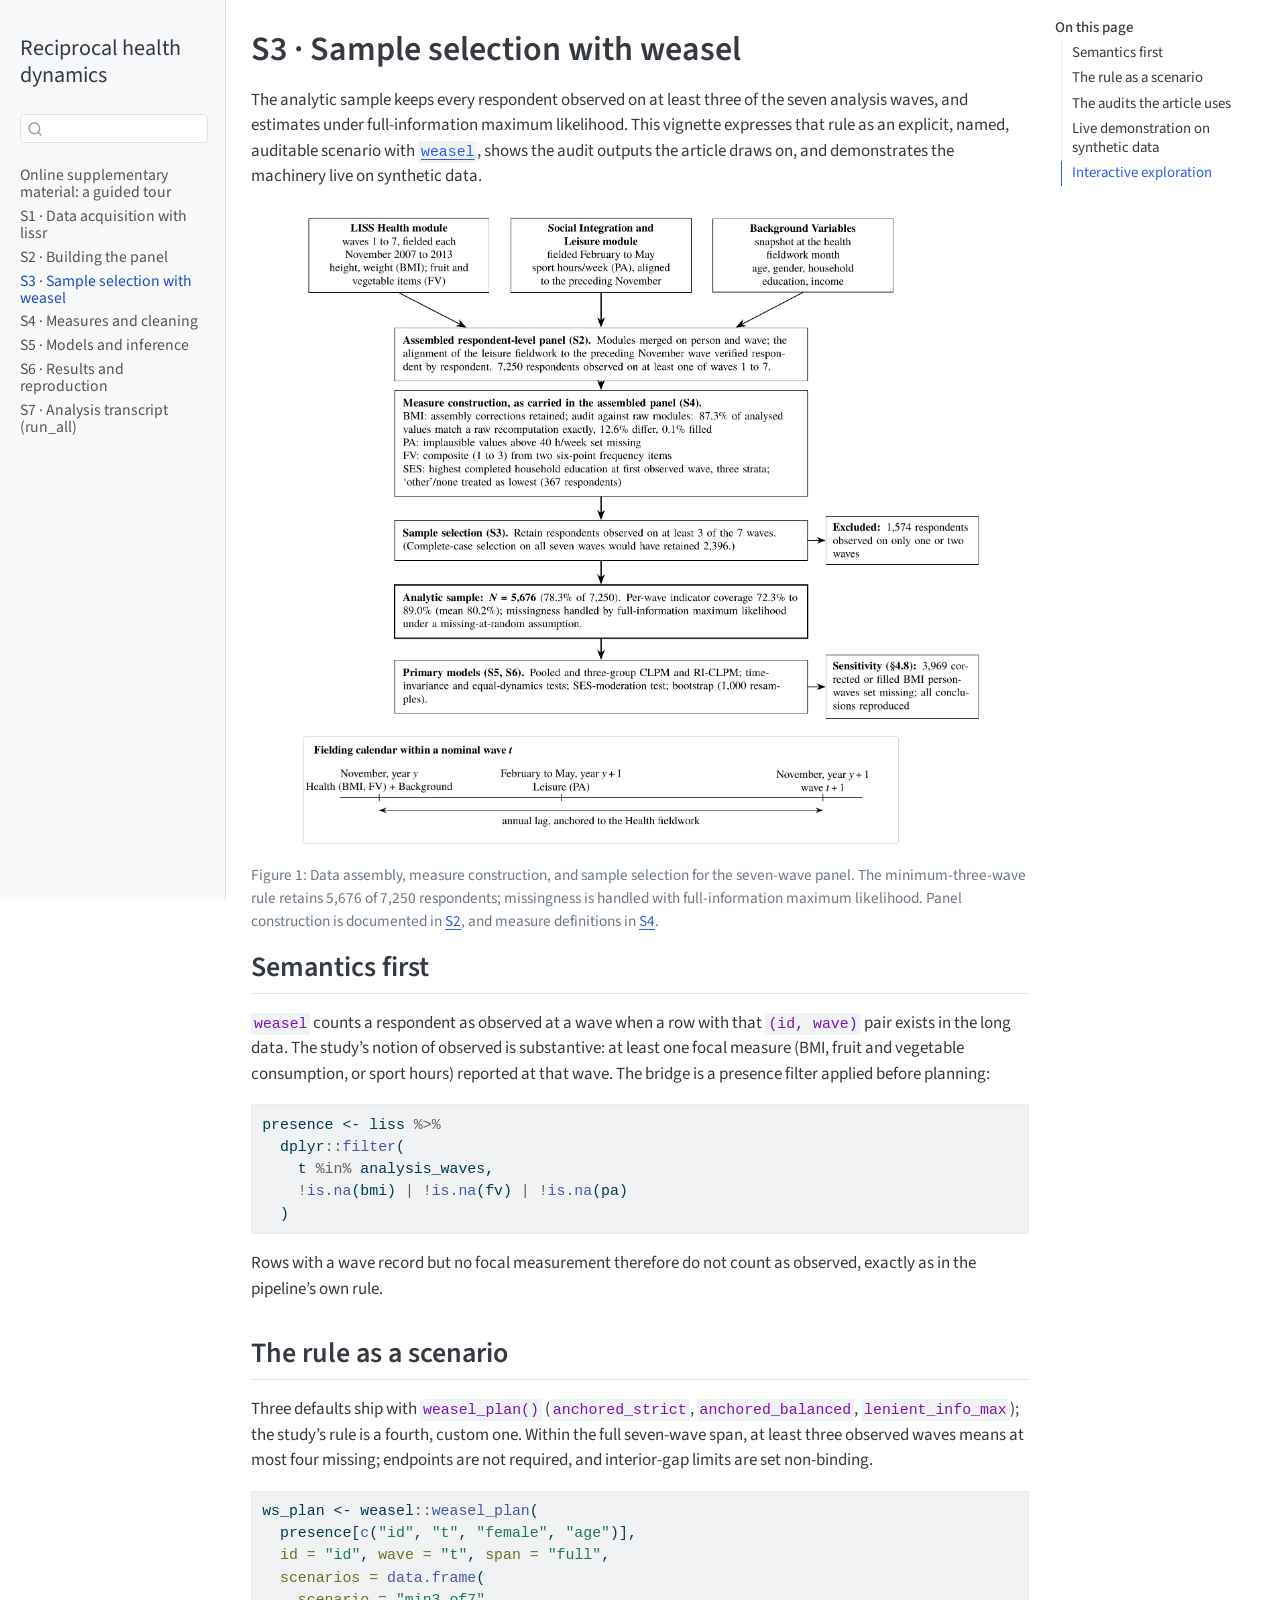
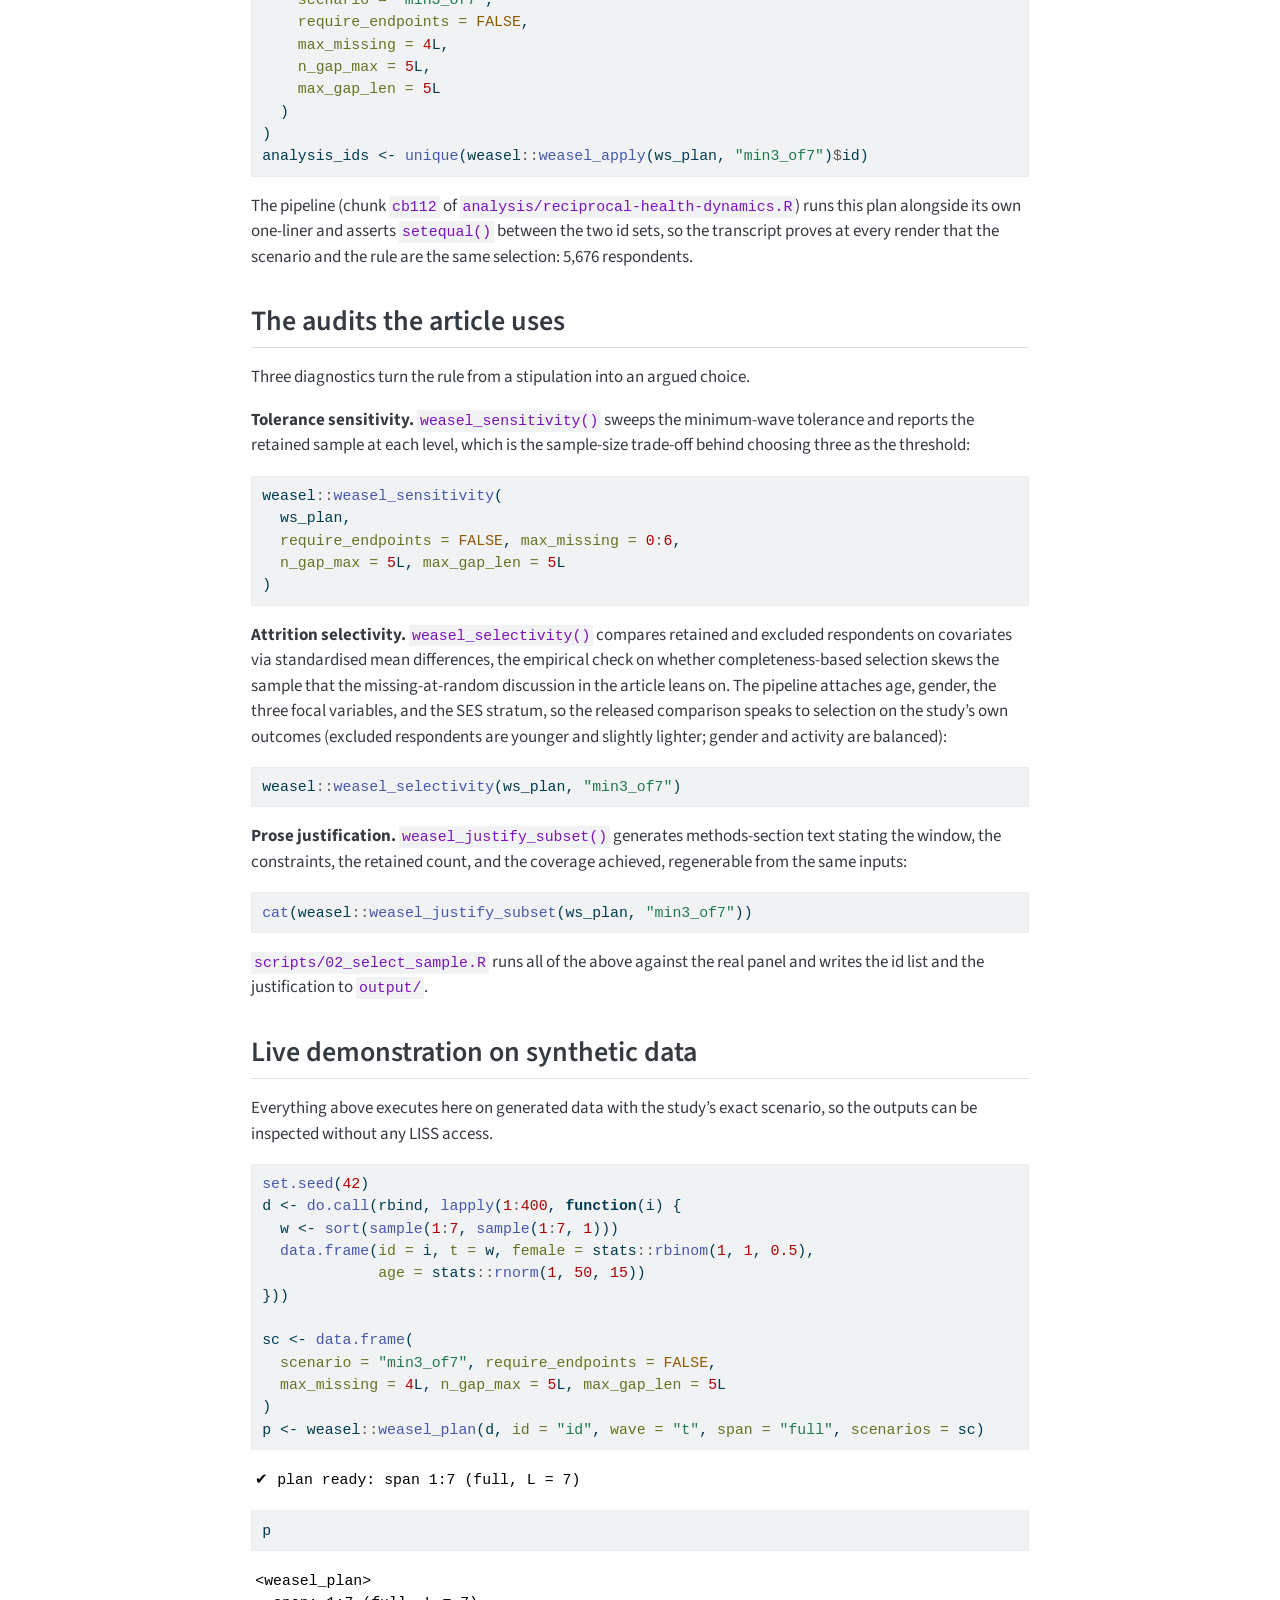
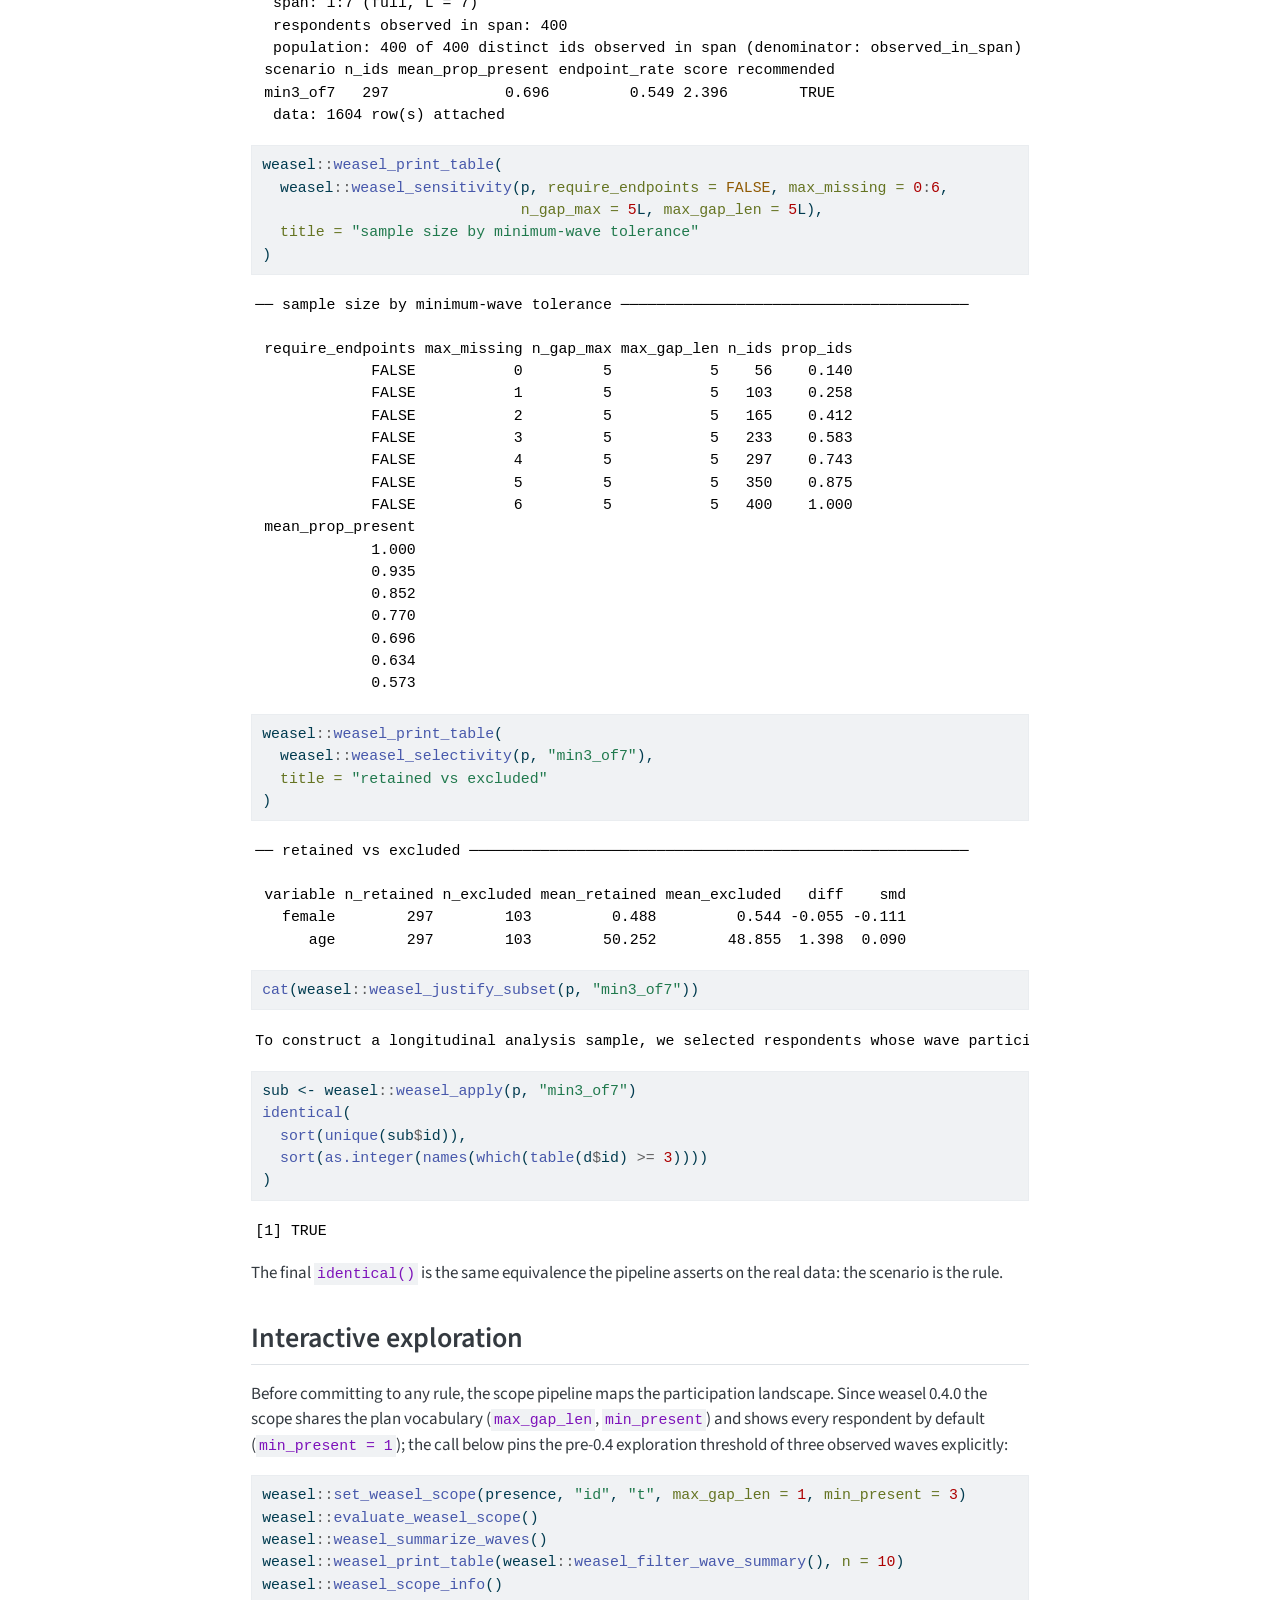
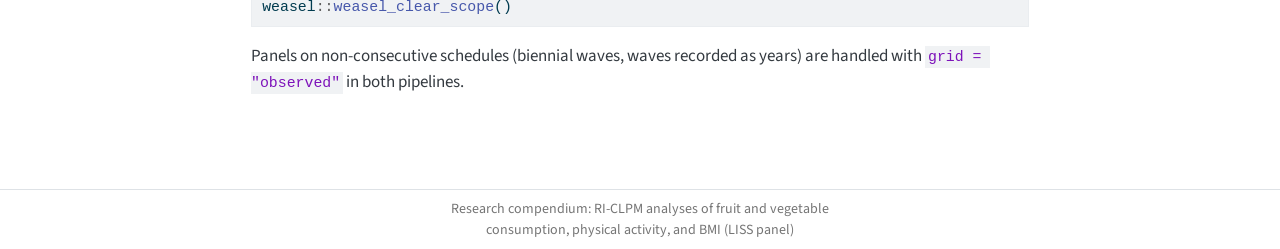
<file: 03-sample-selection-with-weasel.html>
<!DOCTYPE html>
<html xmlns="http://www.w3.org/1999/xhtml" lang="en" xml:lang="en"><head>

<meta charset="utf-8">
<meta name="generator" content="quarto-1.10.18">

<meta name="viewport" content="width=device-width, initial-scale=1.0, user-scalable=yes">


<title>S3 · Sample selection with weasel – Reciprocal health dynamics</title>
<style>
/* Default styles provided by pandoc.
** See https://pandoc.org/MANUAL.html#variables-for-html for config info.
*/
span.smallcaps{font-variant: small-caps;}
div.columns{display: flex; gap: 1.5em;}
div.column{flex: auto;}
@media screen {
div.columns{gap: min(4vw, 1.5em);}
div.column{overflow-x: auto;}
}
div.hanging-indent{margin-left: 1.5em; text-indent: -1.5em;}
ul.task-list{list-style: none;}
ul.task-list li input[type="checkbox"] {
  width: 0.8em;
  margin: 0 0.8em 0.2em -1em; /* quarto-specific, see https://github.com/quarto-dev/quarto-cli/issues/4556 */ 
  vertical-align: middle;
}
/* CSS for syntax highlighting */
html { -webkit-text-size-adjust: 100%; }
pre > code.sourceCode { white-space: pre; position: relative; }
pre > code.sourceCode > span { display: inline-block; line-height: 1.25; }
pre > code.sourceCode > span:empty { height: 1.2em; }
.sourceCode { overflow: visible; }
code.sourceCode > span { color: inherit; text-decoration: inherit; }
div.sourceCode { margin: 1em 0; }
pre.sourceCode { margin: 0; }
@media screen {
div.sourceCode { overflow: auto; }
}
@media print {
pre > code.sourceCode { white-space: pre-wrap; }
pre > code.sourceCode > span { text-indent: -5em; padding-left: 5em; }
}
pre.numberSource code
  { counter-reset: source-line 0; }
pre.numberSource code > span
  { position: relative; left: -4em; counter-increment: source-line; }
pre.numberSource code > span > a:first-child::before
  { content: counter(source-line);
    position: relative; left: -1em; text-align: right; vertical-align: baseline;
    border: none; display: inline-block;
    -webkit-touch-callout: none; -webkit-user-select: none;
    -khtml-user-select: none; -moz-user-select: none;
    -ms-user-select: none; user-select: none;
    padding: 0 4px; width: 4em;
  }
pre.numberSource { margin-left: 3em;  padding-left: 4px; }
div.sourceCode
  {   }
@media screen {
pre > code.sourceCode > span > a:first-child::before { text-decoration: underline; }
}
</style>


<script src="site_libs/quarto-nav/quarto-nav.js"></script>
<script src="site_libs/quarto-nav/headroom.min.js"></script>
<script src="site_libs/clipboard/clipboard.min.js"></script>
<script src="site_libs/quarto-search/autocomplete.umd.js"></script>
<script src="site_libs/quarto-search/fuse.min.js"></script>
<script src="site_libs/quarto-search/quarto-search.js"></script>
<meta name="quarto:offset" content="./">
<script src="site_libs/quarto-html/quarto.js" type="module"></script>
<script src="site_libs/quarto-html/tabsets/tabsets.js" type="module"></script>
<script src="site_libs/quarto-html/popper.min.js"></script>
<script src="site_libs/quarto-html/tippy.umd.min.js"></script>
<script src="site_libs/quarto-html/anchor.min.js"></script>
<link href="site_libs/quarto-html/tippy.css" rel="stylesheet">
<link href="site_libs/quarto-html/quarto-syntax-highlighting-64a204ab8560d761af7679ceaba22944.css" rel="stylesheet" id="quarto-text-highlighting-styles">
<script src="site_libs/bootstrap/bootstrap.min.js"></script>
<link href="site_libs/bootstrap/bootstrap-icons.css" rel="stylesheet">
<link href="site_libs/bootstrap/bootstrap-688947ef8e17ec34846c736dad635336.min.css" rel="stylesheet" append-hash="true" id="quarto-bootstrap" data-mode="light">
<script id="quarto-search-options" type="application/json">{
  "location": "sidebar",
  "copy-button": false,
  "collapse-after": 3,
  "panel-placement": "start",
  "type": "textbox",
  "limit": 50,
  "keyboard-shortcut": [
    "f",
    "/",
    "s"
  ],
  "show-item-context": false,
  "language": {
    "search-no-results-text": "No results",
    "search-matching-documents-text": "matching documents",
    "search-copy-link-title": "Copy link to search",
    "search-hide-matches-text": "Hide additional matches",
    "search-more-match-text": "more match in this document",
    "search-more-matches-text": "more matches in this document",
    "search-clear-button-title": "Clear",
    "search-text-placeholder": "",
    "search-detached-cancel-button-title": "Cancel",
    "search-submit-button-title": "Submit",
    "search-label": "Search"
  }
}</script>


<meta property="og:title" content="S3 · Sample selection with weasel – Reciprocal health dynamics">
<meta property="og:description" content="Online supplementary material on diet, physical activity, and BMI in the Dutch LISS panel, with model specifications, results, and reproducible code.">
<meta property="og:image" content="https://siardv.github.io/diet-activity-bmi-riclpm/figures/fig-sample-flow.png">
<meta property="og:site_name" content="Reciprocal health dynamics">
<meta property="og:image:alt" content="Flow diagram from three LISS modules through panel assembly, measure construction, and sample selection, retaining 5,676 of 7,250 respondents.">
<meta property="og:image:height" content="1934">
<meta property="og:image:width" content="2087">
<meta name="twitter:title" content="S3 · Sample selection with weasel – Reciprocal health dynamics">
<meta name="twitter:description" content="Online supplementary material on diet, physical activity, and BMI in the Dutch LISS panel, with model specifications, results, and reproducible code.">
<meta name="twitter:image" content="https://siardv.github.io/diet-activity-bmi-riclpm/figures/fig-sample-flow.png">
<meta name="twitter:card" content="summary_large_image">
<meta name="twitter:image:alt" content="Flow diagram from three LISS modules through panel assembly, measure construction, and sample selection, retaining 5,676 of 7,250 respondents.">
<meta name="twitter:image-height" content="1934">
<meta name="twitter:image-width" content="2087">
</head>

<body class="nav-sidebar docked quarto-light">

<div id="quarto-search-results"></div>
  <header id="quarto-header" class="headroom fixed-top">
  <nav class="quarto-secondary-nav">
    <div class="container-fluid d-flex">
      <button type="button" class="quarto-btn-toggle btn" data-bs-toggle="collapse" role="button" data-bs-target=".quarto-sidebar-collapse-item" aria-controls="quarto-sidebar" aria-expanded="false" aria-label="Toggle sidebar navigation" onclick="if (window.quartoToggleHeadroom) { window.quartoToggleHeadroom(); }">
        <i class="bi bi-layout-text-sidebar-reverse"></i>
      </button>
        <nav class="quarto-page-breadcrumbs" aria-label="breadcrumb"><ol class="breadcrumb"><li class="breadcrumb-item"><a href="./03-sample-selection-with-weasel.html">S3 · Sample selection with weasel</a></li></ol></nav>
        <a class="flex-grow-1" role="navigation" data-bs-toggle="collapse" data-bs-target=".quarto-sidebar-collapse-item" aria-controls="quarto-sidebar" aria-expanded="false" aria-label="Toggle sidebar navigation" onclick="if (window.quartoToggleHeadroom) { window.quartoToggleHeadroom(); }">      
        </a>
      <button type="button" class="btn quarto-search-button" aria-label="Search" onclick="window.quartoOpenSearch();">
        <i class="bi bi-search"></i>
      </button>
    </div>
  </nav>
</header>
<!-- content -->
<div id="quarto-content" class="quarto-container page-columns page-rows-contents page-layout-article">
<!-- sidebar -->
  <nav id="quarto-sidebar" class="sidebar collapse collapse-horizontal quarto-sidebar-collapse-item sidebar-navigation docked overflow-auto">
    <div class="pt-lg-2 mt-2 text-left sidebar-header">
    <div class="sidebar-title mb-0 py-0">
      <a href="./">Reciprocal health dynamics</a> 
    </div>
      </div>
        <div class="mt-2 flex-shrink-0 align-items-center">
        <div class="sidebar-search">
        <div id="quarto-search" class="" title="Search"></div>
        </div>
        </div>
    <div class="sidebar-menu-container"> 
    <ul class="list-unstyled mt-1">
        <li class="sidebar-item">
  <div class="sidebar-item-container"> 
  <a href="./index.html" class="sidebar-item-text sidebar-link">
 <span class="menu-text">Online supplementary material: a guided tour</span></a>
  </div>
</li>
        <li class="sidebar-item">
  <div class="sidebar-item-container"> 
  <a href="./01-data-acquisition-with-lissr.html" class="sidebar-item-text sidebar-link">
 <span class="menu-text">S1 · Data acquisition with lissr</span></a>
  </div>
</li>
        <li class="sidebar-item">
  <div class="sidebar-item-container"> 
  <a href="./02-building-the-panel.html" class="sidebar-item-text sidebar-link">
 <span class="menu-text">S2 · Building the panel</span></a>
  </div>
</li>
        <li class="sidebar-item">
  <div class="sidebar-item-container"> 
  <a href="./03-sample-selection-with-weasel.html" class="sidebar-item-text sidebar-link active">
 <span class="menu-text">S3 · Sample selection with weasel</span></a>
  </div>
</li>
        <li class="sidebar-item">
  <div class="sidebar-item-container"> 
  <a href="./04-measures-and-cleaning.html" class="sidebar-item-text sidebar-link">
 <span class="menu-text">S4 · Measures and cleaning</span></a>
  </div>
</li>
        <li class="sidebar-item">
  <div class="sidebar-item-container"> 
  <a href="./05-models-and-inference.html" class="sidebar-item-text sidebar-link">
 <span class="menu-text">S5 · Models and inference</span></a>
  </div>
</li>
        <li class="sidebar-item">
  <div class="sidebar-item-container"> 
  <a href="./06-results-and-reproduction.html" class="sidebar-item-text sidebar-link">
 <span class="menu-text">S6 · Results and reproduction</span></a>
  </div>
</li>
        <li class="sidebar-item">
  <div class="sidebar-item-container"> 
  <a href="./run_all.html" class="sidebar-item-text sidebar-link">
 <span class="menu-text">S7 · Analysis transcript (run_all)</span></a>
  </div>
</li>
    </ul>
    </div>
</nav>
<div id="quarto-sidebar-glass" class="quarto-sidebar-collapse-item" data-bs-toggle="collapse" data-bs-target=".quarto-sidebar-collapse-item"></div>
<!-- margin-sidebar -->
    <div id="quarto-margin-sidebar" class="sidebar margin-sidebar">
        <nav id="TOC" role="doc-toc" class="toc-active">
    <h2 id="toc-title">On this page</h2>
   
  <ul>
  <li><a href="#semantics-first" id="toc-semantics-first" class="nav-link active" data-scroll-target="#semantics-first">Semantics first</a></li>
  <li><a href="#the-rule-as-a-scenario" id="toc-the-rule-as-a-scenario" class="nav-link" data-scroll-target="#the-rule-as-a-scenario">The rule as a scenario</a></li>
  <li><a href="#the-audits-the-article-uses" id="toc-the-audits-the-article-uses" class="nav-link" data-scroll-target="#the-audits-the-article-uses">The audits the article uses</a></li>
  <li><a href="#live-demonstration-on-synthetic-data" id="toc-live-demonstration-on-synthetic-data" class="nav-link" data-scroll-target="#live-demonstration-on-synthetic-data">Live demonstration on synthetic data</a></li>
  <li><a href="#interactive-exploration" id="toc-interactive-exploration" class="nav-link" data-scroll-target="#interactive-exploration">Interactive exploration</a></li>
  </ul>
</nav>
    </div>
<!-- main -->
<main class="content" id="quarto-document-content">

<header id="title-block-header" class="quarto-title-block default">
<div class="quarto-title">
<h1 class="title">S3 · Sample selection with weasel</h1>
</div>



<div class="quarto-title-meta">

    
  
    
  </div>
  


</header>


<p>The analytic sample keeps every respondent observed on at least three of the seven analysis waves, and estimates under full-information maximum likelihood. This vignette expresses that rule as an explicit, named, auditable scenario with <a href="https://github.com/siardv/weasel"><code>weasel</code></a>, shows the audit outputs the article draws on, and demonstrates the machinery live on synthetic data.</p>
<div id="fig-sample-flow" class="quarto-float quarto-figure quarto-figure-center anchored" alt="Flow diagram from three LISS modules through panel assembly, measure construction, and sample selection, retaining 5,676 of 7,250 respondents.">
<figure class="quarto-float quarto-float-fig figure">
<div aria-describedby="fig-sample-flow-caption-0ceaefa1-69ba-4598-a22c-09a6ac19f8ca">
<img src="figures/fig-sample-flow.png" class="img-fluid figure-img" alt="Flow diagram from three LISS modules through panel assembly, measure construction, and sample selection, retaining 5,676 of 7,250 respondents." width="700">
</div>
<figcaption class="quarto-float-caption-bottom quarto-float-caption quarto-float-fig" id="fig-sample-flow-caption-0ceaefa1-69ba-4598-a22c-09a6ac19f8ca">
Figure&nbsp;1: Data assembly, measure construction, and sample selection for the seven-wave panel. The minimum-three-wave rule retains 5,676 of 7,250 respondents; missingness is handled with full-information maximum likelihood. Panel construction is documented in <a href="./02-building-the-panel.html">S2</a>, and measure definitions in <a href="./04-measures-and-cleaning.html">S4</a>.
</figcaption>
</figure>
</div>
<section id="semantics-first" class="level2">
<h2 class="anchored" data-anchor-id="semantics-first">Semantics first</h2>
<p><code>weasel</code> counts a respondent as observed at a wave when a row with that <code>(id, wave)</code> pair exists in the long data. The study’s notion of observed is substantive: at least one focal measure (BMI, fruit and vegetable consumption, or sport hours) reported at that wave. The bridge is a presence filter applied before planning:</p>
<div class="cell">
<div class="code-copy-outer-scaffold"><div class="sourceCode cell-code" id="cb1"><pre class="sourceCode r code-with-copy"><code class="sourceCode r"><span id="cb1-1"><a href="#cb1-1" aria-hidden="true" tabindex="-1"></a>presence <span class="ot">&lt;-</span> liss <span class="sc">%&gt;%</span></span>
<span id="cb1-2"><a href="#cb1-2" aria-hidden="true" tabindex="-1"></a>  dplyr<span class="sc">::</span><span class="fu">filter</span>(</span>
<span id="cb1-3"><a href="#cb1-3" aria-hidden="true" tabindex="-1"></a>    t <span class="sc">%in%</span> analysis_waves,</span>
<span id="cb1-4"><a href="#cb1-4" aria-hidden="true" tabindex="-1"></a>    <span class="sc">!</span><span class="fu">is.na</span>(bmi) <span class="sc">|</span> <span class="sc">!</span><span class="fu">is.na</span>(fv) <span class="sc">|</span> <span class="sc">!</span><span class="fu">is.na</span>(pa)</span>
<span id="cb1-5"><a href="#cb1-5" aria-hidden="true" tabindex="-1"></a>  )</span></code></pre></div><button title="Copy to Clipboard" class="code-copy-button"><i class="bi"></i></button></div>
</div>
<p>Rows with a wave record but no focal measurement therefore do not count as observed, exactly as in the pipeline’s own rule.</p>
</section>
<section id="the-rule-as-a-scenario" class="level2">
<h2 class="anchored" data-anchor-id="the-rule-as-a-scenario">The rule as a scenario</h2>
<p>Three defaults ship with <code>weasel_plan()</code> (<code>anchored_strict</code>, <code>anchored_balanced</code>, <code>lenient_info_max</code>); the study’s rule is a fourth, custom one. Within the full seven-wave span, at least three observed waves means at most four missing; endpoints are not required, and interior-gap limits are set non-binding.</p>
<div class="cell">
<div class="code-copy-outer-scaffold"><div class="sourceCode cell-code" id="cb2"><pre class="sourceCode r code-with-copy"><code class="sourceCode r"><span id="cb2-1"><a href="#cb2-1" aria-hidden="true" tabindex="-1"></a>ws_plan <span class="ot">&lt;-</span> weasel<span class="sc">::</span><span class="fu">weasel_plan</span>(</span>
<span id="cb2-2"><a href="#cb2-2" aria-hidden="true" tabindex="-1"></a>  presence[<span class="fu">c</span>(<span class="st">"id"</span>, <span class="st">"t"</span>, <span class="st">"female"</span>, <span class="st">"age"</span>)],</span>
<span id="cb2-3"><a href="#cb2-3" aria-hidden="true" tabindex="-1"></a>  <span class="at">id =</span> <span class="st">"id"</span>, <span class="at">wave =</span> <span class="st">"t"</span>, <span class="at">span =</span> <span class="st">"full"</span>,</span>
<span id="cb2-4"><a href="#cb2-4" aria-hidden="true" tabindex="-1"></a>  <span class="at">scenarios =</span> <span class="fu">data.frame</span>(</span>
<span id="cb2-5"><a href="#cb2-5" aria-hidden="true" tabindex="-1"></a>    <span class="at">scenario =</span> <span class="st">"min3_of7"</span>,</span>
<span id="cb2-6"><a href="#cb2-6" aria-hidden="true" tabindex="-1"></a>    <span class="at">require_endpoints =</span> <span class="cn">FALSE</span>,</span>
<span id="cb2-7"><a href="#cb2-7" aria-hidden="true" tabindex="-1"></a>    <span class="at">max_missing =</span> <span class="dv">4</span>L,</span>
<span id="cb2-8"><a href="#cb2-8" aria-hidden="true" tabindex="-1"></a>    <span class="at">n_gap_max =</span> <span class="dv">5</span>L,</span>
<span id="cb2-9"><a href="#cb2-9" aria-hidden="true" tabindex="-1"></a>    <span class="at">max_gap_len =</span> <span class="dv">5</span>L</span>
<span id="cb2-10"><a href="#cb2-10" aria-hidden="true" tabindex="-1"></a>  )</span>
<span id="cb2-11"><a href="#cb2-11" aria-hidden="true" tabindex="-1"></a>)</span>
<span id="cb2-12"><a href="#cb2-12" aria-hidden="true" tabindex="-1"></a>analysis_ids <span class="ot">&lt;-</span> <span class="fu">unique</span>(weasel<span class="sc">::</span><span class="fu">weasel_apply</span>(ws_plan, <span class="st">"min3_of7"</span>)<span class="sc">$</span>id)</span></code></pre></div><button title="Copy to Clipboard" class="code-copy-button"><i class="bi"></i></button></div>
</div>
<p>The pipeline (chunk <code>cb112</code> of <code>analysis/reciprocal-health-dynamics.R</code>) runs this plan alongside its own one-liner and asserts <code>setequal()</code> between the two id sets, so the transcript proves at every render that the scenario and the rule are the same selection: 5,676 respondents.</p>
</section>
<section id="the-audits-the-article-uses" class="level2">
<h2 class="anchored" data-anchor-id="the-audits-the-article-uses">The audits the article uses</h2>
<p>Three diagnostics turn the rule from a stipulation into an argued choice.</p>
<p><strong>Tolerance sensitivity.</strong> <code>weasel_sensitivity()</code> sweeps the minimum-wave tolerance and reports the retained sample at each level, which is the sample-size trade-off behind choosing three as the threshold:</p>
<div class="cell">
<div class="code-copy-outer-scaffold"><div class="sourceCode cell-code" id="cb3"><pre class="sourceCode r code-with-copy"><code class="sourceCode r"><span id="cb3-1"><a href="#cb3-1" aria-hidden="true" tabindex="-1"></a>weasel<span class="sc">::</span><span class="fu">weasel_sensitivity</span>(</span>
<span id="cb3-2"><a href="#cb3-2" aria-hidden="true" tabindex="-1"></a>  ws_plan,</span>
<span id="cb3-3"><a href="#cb3-3" aria-hidden="true" tabindex="-1"></a>  <span class="at">require_endpoints =</span> <span class="cn">FALSE</span>, <span class="at">max_missing =</span> <span class="dv">0</span><span class="sc">:</span><span class="dv">6</span>,</span>
<span id="cb3-4"><a href="#cb3-4" aria-hidden="true" tabindex="-1"></a>  <span class="at">n_gap_max =</span> <span class="dv">5</span>L, <span class="at">max_gap_len =</span> <span class="dv">5</span>L</span>
<span id="cb3-5"><a href="#cb3-5" aria-hidden="true" tabindex="-1"></a>)</span></code></pre></div><button title="Copy to Clipboard" class="code-copy-button"><i class="bi"></i></button></div>
</div>
<p><strong>Attrition selectivity.</strong> <code>weasel_selectivity()</code> compares retained and excluded respondents on covariates via standardised mean differences, the empirical check on whether completeness-based selection skews the sample that the missing-at-random discussion in the article leans on. The pipeline attaches age, gender, the three focal variables, and the SES stratum, so the released comparison speaks to selection on the study’s own outcomes (excluded respondents are younger and slightly lighter; gender and activity are balanced):</p>
<div class="cell">
<div class="code-copy-outer-scaffold"><div class="sourceCode cell-code" id="cb4"><pre class="sourceCode r code-with-copy"><code class="sourceCode r"><span id="cb4-1"><a href="#cb4-1" aria-hidden="true" tabindex="-1"></a>weasel<span class="sc">::</span><span class="fu">weasel_selectivity</span>(ws_plan, <span class="st">"min3_of7"</span>)</span></code></pre></div><button title="Copy to Clipboard" class="code-copy-button"><i class="bi"></i></button></div>
</div>
<p><strong>Prose justification.</strong> <code>weasel_justify_subset()</code> generates methods-section text stating the window, the constraints, the retained count, and the coverage achieved, regenerable from the same inputs:</p>
<div class="cell">
<div class="code-copy-outer-scaffold"><div class="sourceCode cell-code" id="cb5"><pre class="sourceCode r code-with-copy"><code class="sourceCode r"><span id="cb5-1"><a href="#cb5-1" aria-hidden="true" tabindex="-1"></a><span class="fu">cat</span>(weasel<span class="sc">::</span><span class="fu">weasel_justify_subset</span>(ws_plan, <span class="st">"min3_of7"</span>))</span></code></pre></div><button title="Copy to Clipboard" class="code-copy-button"><i class="bi"></i></button></div>
</div>
<p><code>scripts/02_select_sample.R</code> runs all of the above against the real panel and writes the id list and the justification to <code>output/</code>.</p>
</section>
<section id="live-demonstration-on-synthetic-data" class="level2">
<h2 class="anchored" data-anchor-id="live-demonstration-on-synthetic-data">Live demonstration on synthetic data</h2>
<p>Everything above executes here on generated data with the study’s exact scenario, so the outputs can be inspected without any LISS access.</p>
<div class="cell">
<div class="code-copy-outer-scaffold"><div class="sourceCode cell-code" id="cb6"><pre class="sourceCode r code-with-copy"><code class="sourceCode r"><span id="cb6-1"><a href="#cb6-1" aria-hidden="true" tabindex="-1"></a><span class="fu">set.seed</span>(<span class="dv">42</span>)</span>
<span id="cb6-2"><a href="#cb6-2" aria-hidden="true" tabindex="-1"></a>d <span class="ot">&lt;-</span> <span class="fu">do.call</span>(rbind, <span class="fu">lapply</span>(<span class="dv">1</span><span class="sc">:</span><span class="dv">400</span>, <span class="cf">function</span>(i) {</span>
<span id="cb6-3"><a href="#cb6-3" aria-hidden="true" tabindex="-1"></a>  w <span class="ot">&lt;-</span> <span class="fu">sort</span>(<span class="fu">sample</span>(<span class="dv">1</span><span class="sc">:</span><span class="dv">7</span>, <span class="fu">sample</span>(<span class="dv">1</span><span class="sc">:</span><span class="dv">7</span>, <span class="dv">1</span>)))</span>
<span id="cb6-4"><a href="#cb6-4" aria-hidden="true" tabindex="-1"></a>  <span class="fu">data.frame</span>(<span class="at">id =</span> i, <span class="at">t =</span> w, <span class="at">female =</span> stats<span class="sc">::</span><span class="fu">rbinom</span>(<span class="dv">1</span>, <span class="dv">1</span>, <span class="fl">0.5</span>),</span>
<span id="cb6-5"><a href="#cb6-5" aria-hidden="true" tabindex="-1"></a>             <span class="at">age =</span> stats<span class="sc">::</span><span class="fu">rnorm</span>(<span class="dv">1</span>, <span class="dv">50</span>, <span class="dv">15</span>))</span>
<span id="cb6-6"><a href="#cb6-6" aria-hidden="true" tabindex="-1"></a>}))</span>
<span id="cb6-7"><a href="#cb6-7" aria-hidden="true" tabindex="-1"></a></span>
<span id="cb6-8"><a href="#cb6-8" aria-hidden="true" tabindex="-1"></a>sc <span class="ot">&lt;-</span> <span class="fu">data.frame</span>(</span>
<span id="cb6-9"><a href="#cb6-9" aria-hidden="true" tabindex="-1"></a>  <span class="at">scenario =</span> <span class="st">"min3_of7"</span>, <span class="at">require_endpoints =</span> <span class="cn">FALSE</span>,</span>
<span id="cb6-10"><a href="#cb6-10" aria-hidden="true" tabindex="-1"></a>  <span class="at">max_missing =</span> <span class="dv">4</span>L, <span class="at">n_gap_max =</span> <span class="dv">5</span>L, <span class="at">max_gap_len =</span> <span class="dv">5</span>L</span>
<span id="cb6-11"><a href="#cb6-11" aria-hidden="true" tabindex="-1"></a>)</span>
<span id="cb6-12"><a href="#cb6-12" aria-hidden="true" tabindex="-1"></a>p <span class="ot">&lt;-</span> weasel<span class="sc">::</span><span class="fu">weasel_plan</span>(d, <span class="at">id =</span> <span class="st">"id"</span>, <span class="at">wave =</span> <span class="st">"t"</span>, <span class="at">span =</span> <span class="st">"full"</span>, <span class="at">scenarios =</span> sc)</span></code></pre></div><button title="Copy to Clipboard" class="code-copy-button"><i class="bi"></i></button></div>
<div class="cell-output cell-output-stderr">
<pre><code>✔ plan ready: span 1:7 (full, L = 7)</code></pre>
</div>
<div class="code-copy-outer-scaffold"><div class="sourceCode cell-code" id="cb8"><pre class="sourceCode r code-with-copy"><code class="sourceCode r"><span id="cb8-1"><a href="#cb8-1" aria-hidden="true" tabindex="-1"></a>p</span></code></pre></div><button title="Copy to Clipboard" class="code-copy-button"><i class="bi"></i></button></div>
<div class="cell-output cell-output-stdout">
<pre><code>&lt;weasel_plan&gt;
  span: 1:7 (full, L = 7)
  respondents observed in span: 400
  population: 400 of 400 distinct ids observed in span (denominator: observed_in_span)
 scenario n_ids mean_prop_present endpoint_rate score recommended
 min3_of7   297             0.696         0.549 2.396        TRUE
  data: 1604 row(s) attached</code></pre>
</div>
</div>
<div class="cell">
<div class="code-copy-outer-scaffold"><div class="sourceCode cell-code" id="cb10"><pre class="sourceCode r code-with-copy"><code class="sourceCode r"><span id="cb10-1"><a href="#cb10-1" aria-hidden="true" tabindex="-1"></a>weasel<span class="sc">::</span><span class="fu">weasel_print_table</span>(</span>
<span id="cb10-2"><a href="#cb10-2" aria-hidden="true" tabindex="-1"></a>  weasel<span class="sc">::</span><span class="fu">weasel_sensitivity</span>(p, <span class="at">require_endpoints =</span> <span class="cn">FALSE</span>, <span class="at">max_missing =</span> <span class="dv">0</span><span class="sc">:</span><span class="dv">6</span>,</span>
<span id="cb10-3"><a href="#cb10-3" aria-hidden="true" tabindex="-1"></a>                             <span class="at">n_gap_max =</span> <span class="dv">5</span>L, <span class="at">max_gap_len =</span> <span class="dv">5</span>L),</span>
<span id="cb10-4"><a href="#cb10-4" aria-hidden="true" tabindex="-1"></a>  <span class="at">title =</span> <span class="st">"sample size by minimum-wave tolerance"</span></span>
<span id="cb10-5"><a href="#cb10-5" aria-hidden="true" tabindex="-1"></a>)</span></code></pre></div><button title="Copy to Clipboard" class="code-copy-button"><i class="bi"></i></button></div>
<div class="cell-output cell-output-stderr">
<pre><code>── sample size by minimum-wave tolerance ───────────────────────────────────────</code></pre>
</div>
<div class="cell-output cell-output-stdout">
<pre><code> require_endpoints max_missing n_gap_max max_gap_len n_ids prop_ids
             FALSE           0         5           5    56    0.140
             FALSE           1         5           5   103    0.258
             FALSE           2         5           5   165    0.412
             FALSE           3         5           5   233    0.583
             FALSE           4         5           5   297    0.743
             FALSE           5         5           5   350    0.875
             FALSE           6         5           5   400    1.000
 mean_prop_present
             1.000
             0.935
             0.852
             0.770
             0.696
             0.634
             0.573</code></pre>
</div>
<div class="code-copy-outer-scaffold"><div class="sourceCode cell-code" id="cb13"><pre class="sourceCode r code-with-copy"><code class="sourceCode r"><span id="cb13-1"><a href="#cb13-1" aria-hidden="true" tabindex="-1"></a>weasel<span class="sc">::</span><span class="fu">weasel_print_table</span>(</span>
<span id="cb13-2"><a href="#cb13-2" aria-hidden="true" tabindex="-1"></a>  weasel<span class="sc">::</span><span class="fu">weasel_selectivity</span>(p, <span class="st">"min3_of7"</span>),</span>
<span id="cb13-3"><a href="#cb13-3" aria-hidden="true" tabindex="-1"></a>  <span class="at">title =</span> <span class="st">"retained vs excluded"</span></span>
<span id="cb13-4"><a href="#cb13-4" aria-hidden="true" tabindex="-1"></a>)</span></code></pre></div><button title="Copy to Clipboard" class="code-copy-button"><i class="bi"></i></button></div>
<div class="cell-output cell-output-stderr">
<pre><code>── retained vs excluded ────────────────────────────────────────────────────────</code></pre>
</div>
<div class="cell-output cell-output-stdout">
<pre><code> variable n_retained n_excluded mean_retained mean_excluded   diff    smd
   female        297        103         0.488         0.544 -0.055 -0.111
      age        297        103        50.252        48.855  1.398  0.090</code></pre>
</div>
<div class="code-copy-outer-scaffold"><div class="sourceCode cell-code" id="cb16"><pre class="sourceCode r code-with-copy"><code class="sourceCode r"><span id="cb16-1"><a href="#cb16-1" aria-hidden="true" tabindex="-1"></a><span class="fu">cat</span>(weasel<span class="sc">::</span><span class="fu">weasel_justify_subset</span>(p, <span class="st">"min3_of7"</span>))</span></code></pre></div><button title="Copy to Clipboard" class="code-copy-button"><i class="bi"></i></button></div>
<div class="cell-output cell-output-stdout">
<pre><code>To construct a longitudinal analysis sample, we selected respondents whose wave participation satisfied explicit structural criteria using the WEASEL framework (Wave-based Extraction and Selection for Longitudinal Data) (van den Bosch, 2026). Specifically, we focused on waves 1 to 7 (L = 7) and did not require observed endpoints, allowing unanchored participation, allowed up to 4 missing waves within the window, and restricted the missingness structure (at most 5 interior missing block(s), each no longer than 5 wave(s)). This strategy retained 297 respondent(s), reflecting an explicit trade-off between sample size and within-window completeness. The planning population comprised 400 respondent(s) observed at least once within the analysis window, out of 400 distinct respondent(s) in the supplied data; retention figures are relative to this in-window population. In the resulting subset, mean within-window coverage was 0.696, endpoint coverage was 0.549. The analysis window used the full wave grid from the first to the last grid wave. All selection decisions were rule-based and reproducible, and can be regenerated from the same inputs and parameters using the weasel workflow.</code></pre>
</div>
</div>
<div class="cell">
<div class="code-copy-outer-scaffold"><div class="sourceCode cell-code" id="cb18"><pre class="sourceCode r code-with-copy"><code class="sourceCode r"><span id="cb18-1"><a href="#cb18-1" aria-hidden="true" tabindex="-1"></a>sub <span class="ot">&lt;-</span> weasel<span class="sc">::</span><span class="fu">weasel_apply</span>(p, <span class="st">"min3_of7"</span>)</span>
<span id="cb18-2"><a href="#cb18-2" aria-hidden="true" tabindex="-1"></a><span class="fu">identical</span>(</span>
<span id="cb18-3"><a href="#cb18-3" aria-hidden="true" tabindex="-1"></a>  <span class="fu">sort</span>(<span class="fu">unique</span>(sub<span class="sc">$</span>id)),</span>
<span id="cb18-4"><a href="#cb18-4" aria-hidden="true" tabindex="-1"></a>  <span class="fu">sort</span>(<span class="fu">as.integer</span>(<span class="fu">names</span>(<span class="fu">which</span>(<span class="fu">table</span>(d<span class="sc">$</span>id) <span class="sc">&gt;=</span> <span class="dv">3</span>))))</span>
<span id="cb18-5"><a href="#cb18-5" aria-hidden="true" tabindex="-1"></a>)</span></code></pre></div><button title="Copy to Clipboard" class="code-copy-button"><i class="bi"></i></button></div>
<div class="cell-output cell-output-stdout">
<pre><code>[1] TRUE</code></pre>
</div>
</div>
<p>The final <code>identical()</code> is the same equivalence the pipeline asserts on the real data: the scenario is the rule.</p>
</section>
<section id="interactive-exploration" class="level2">
<h2 class="anchored" data-anchor-id="interactive-exploration">Interactive exploration</h2>
<p>Before committing to any rule, the scope pipeline maps the participation landscape. Since weasel 0.4.0 the scope shares the plan vocabulary (<code>max_gap_len</code>, <code>min_present</code>) and shows every respondent by default (<code>min_present = 1</code>); the call below pins the pre-0.4 exploration threshold of three observed waves explicitly:</p>
<div class="cell">
<div class="code-copy-outer-scaffold"><div class="sourceCode cell-code" id="cb20"><pre class="sourceCode r code-with-copy"><code class="sourceCode r"><span id="cb20-1"><a href="#cb20-1" aria-hidden="true" tabindex="-1"></a>weasel<span class="sc">::</span><span class="fu">set_weasel_scope</span>(presence, <span class="st">"id"</span>, <span class="st">"t"</span>, <span class="at">max_gap_len =</span> <span class="dv">1</span>, <span class="at">min_present =</span> <span class="dv">3</span>)</span>
<span id="cb20-2"><a href="#cb20-2" aria-hidden="true" tabindex="-1"></a>weasel<span class="sc">::</span><span class="fu">evaluate_weasel_scope</span>()</span>
<span id="cb20-3"><a href="#cb20-3" aria-hidden="true" tabindex="-1"></a>weasel<span class="sc">::</span><span class="fu">weasel_summarize_waves</span>()</span>
<span id="cb20-4"><a href="#cb20-4" aria-hidden="true" tabindex="-1"></a>weasel<span class="sc">::</span><span class="fu">weasel_print_table</span>(weasel<span class="sc">::</span><span class="fu">weasel_filter_wave_summary</span>(), <span class="at">n =</span> <span class="dv">10</span>)</span>
<span id="cb20-5"><a href="#cb20-5" aria-hidden="true" tabindex="-1"></a>weasel<span class="sc">::</span><span class="fu">weasel_scope_info</span>()</span>
<span id="cb20-6"><a href="#cb20-6" aria-hidden="true" tabindex="-1"></a>weasel<span class="sc">::</span><span class="fu">weasel_clear_scope</span>()</span></code></pre></div><button title="Copy to Clipboard" class="code-copy-button"><i class="bi"></i></button></div>
</div>
<p>Panels on non-consecutive schedules (biennial waves, waves recorded as years) are handled with <code>grid = "observed"</code> in both pipelines.</p>


</section>

</main> <!-- /main -->
<script id="quarto-html-after-body" type="application/javascript">
  window.document.addEventListener("DOMContentLoaded", function (event) {
    const icon = "";
    const anchorJS = new window.AnchorJS();
    anchorJS.options = {
      placement: 'right',
      icon: icon
    };
    anchorJS.add('.anchored');
    const isCodeAnnotation = (el) => {
      for (const clz of el.classList) {
        if (clz.startsWith('code-annotation-')) {                     
          return true;
        }
      }
      return false;
    }
    const onCopySuccess = function(e) {
      // button target
      const button = e.trigger;
      // don't keep focus
      button.blur();
      // flash "checked"
      button.classList.add('code-copy-button-checked');
      var currentTitle = button.getAttribute("title");
      button.setAttribute("title", "Copied!");
      let tooltip;
      if (window.bootstrap) {
        button.setAttribute("data-bs-toggle", "tooltip");
        button.setAttribute("data-bs-placement", "left");
        button.setAttribute("data-bs-title", "Copied!");
        tooltip = new bootstrap.Tooltip(button, 
          { trigger: "manual", 
            customClass: "code-copy-button-tooltip",
            offset: [0, -8]});
        tooltip.show();    
      }
      setTimeout(function() {
        if (tooltip) {
          tooltip.hide();
          button.removeAttribute("data-bs-title");
          button.removeAttribute("data-bs-toggle");
          button.removeAttribute("data-bs-placement");
        }
        button.setAttribute("title", currentTitle);
        button.classList.remove('code-copy-button-checked');
      }, 1000);
      // clear code selection
      e.clearSelection();
    }
    const getTextToCopy = function(trigger) {
      const outerScaffold = trigger.parentElement.cloneNode(true);
      const codeEl = outerScaffold.querySelector('code');
      for (const childEl of codeEl.children) {
        if (isCodeAnnotation(childEl)) {
          childEl.remove();
        }
      }
      return codeEl.innerText;
    }
    const clipboard = new window.ClipboardJS('.code-copy-button:not([data-in-quarto-modal])', {
      text: getTextToCopy
    });
    clipboard.on('success', onCopySuccess);
    if (window.document.getElementById('quarto-embedded-source-code-modal')) {
      const clipboardModal = new window.ClipboardJS('.code-copy-button[data-in-quarto-modal]', {
        text: getTextToCopy,
        container: window.document.getElementById('quarto-embedded-source-code-modal')
      });
      clipboardModal.on('success', onCopySuccess);
    }
      var localhostRegex = new RegExp(/^(?:http|https):\/\/localhost\:?[0-9]*\//);
      var mailtoRegex = new RegExp(/^mailto:/);
        var filterRegex = new RegExp("https:\/\/siardv\.github\.io\/diet-activity-bmi-riclpm\/");
      var isInternal = (href) => {
          return filterRegex.test(href) || localhostRegex.test(href) || mailtoRegex.test(href);
      }
      // Inspect non-navigation links and adorn them if external
     var links = window.document.querySelectorAll('a[href]:not(.nav-link):not(.navbar-brand):not(.toc-action):not(.sidebar-link):not(.sidebar-item-toggle):not(.pagination-link):not(.no-external):not([aria-hidden]):not(.dropdown-item):not(.quarto-navigation-tool):not(.about-link)');
      for (var i=0; i<links.length; i++) {
        const link = links[i];
        if (!isInternal(link.href)) {
          // undo the damage that might have been done by quarto-nav.js in the case of
          // links that we want to consider external
          if (link.dataset.originalHref !== undefined) {
            link.href = link.dataset.originalHref;
          }
        }
      }
    function tippyHover(el, contentFn, onTriggerFn, onUntriggerFn) {
      const config = {
        allowHTML: true,
        maxWidth: 500,
        delay: 100,
        arrow: false,
        appendTo: function(el) {
            return el.parentElement;
        },
        interactive: true,
        interactiveBorder: 10,
        theme: 'quarto',
        placement: 'bottom-start',
      };
      if (contentFn) {
        config.content = contentFn;
      }
      if (onTriggerFn) {
        config.onTrigger = onTriggerFn;
      }
      if (onUntriggerFn) {
        config.onUntrigger = onUntriggerFn;
      }
      window.tippy(el, config); 
    }
    const noterefs = window.document.querySelectorAll('a[role="doc-noteref"]');
    for (var i=0; i<noterefs.length; i++) {
      const ref = noterefs[i];
      tippyHover(ref, function() {
        // use id or data attribute instead here
        let href = ref.getAttribute('data-footnote-href') || ref.getAttribute('href');
        try { href = new URL(href).hash; } catch {}
        const id = href.replace(/^#\/?/, "");
        const note = window.document.getElementById(id);
        if (note) {
          return note.innerHTML;
        } else {
          return "";
        }
      });
    }
    const xrefs = window.document.querySelectorAll('a.quarto-xref');
    const processXRef = (id, note) => {
      // Strip column container classes
      const stripColumnClz = (el) => {
        el.classList.remove("page-full", "page-columns");
        if (el.children) {
          for (const child of el.children) {
            stripColumnClz(child);
          }
        }
      }
      stripColumnClz(note)
      if (id === null || id.startsWith('sec-')) {
        // Special case sections, only their first couple elements
        const container = document.createElement("div");
        if (note.children && note.children.length > 2) {
          container.appendChild(note.children[0].cloneNode(true));
          for (let i = 1; i < note.children.length; i++) {
            const child = note.children[i];
            if (child.tagName === "P" && child.innerText === "") {
              continue;
            } else {
              container.appendChild(child.cloneNode(true));
              break;
            }
          }
          if (window.Quarto?.typesetMath) {
            window.Quarto.typesetMath(container);
          }
          return container.innerHTML
        } else {
          if (window.Quarto?.typesetMath) {
            window.Quarto.typesetMath(note);
          }
          return note.innerHTML;
        }
      } else {
        // Remove any anchor links if they are present
        const anchorLink = note.querySelector('a.anchorjs-link');
        if (anchorLink) {
          anchorLink.remove();
        }
        if (window.Quarto?.typesetMath) {
          window.Quarto.typesetMath(note);
        }
        if (note.classList.contains("callout")) {
          return note.outerHTML;
        } else {
          return note.innerHTML;
        }
      }
    }
    for (var i=0; i<xrefs.length; i++) {
      const xref = xrefs[i];
      tippyHover(xref, undefined, function(instance) {
        instance.disable();
        let url = xref.getAttribute('href');
        let hash = undefined; 
        if (url.startsWith('#')) {
          hash = url;
        } else {
          try { hash = new URL(url).hash; } catch {}
        }
        if (hash) {
          const id = hash.replace(/^#\/?/, "");
          const note = window.document.getElementById(id);
          if (note !== null) {
            try {
              const html = processXRef(id, note.cloneNode(true));
              instance.setContent(html);
            } finally {
              instance.enable();
              instance.show();
            }
          } else {
            // See if we can fetch this
            fetch(url.split('#')[0])
            .then(res => res.text())
            .then(html => {
              const parser = new DOMParser();
              const htmlDoc = parser.parseFromString(html, "text/html");
              const note = htmlDoc.getElementById(id);
              if (note !== null) {
                const html = processXRef(id, note);
                instance.setContent(html);
              } 
            }).finally(() => {
              instance.enable();
              instance.show();
            });
          }
        } else {
          // See if we can fetch a full url (with no hash to target)
          // This is a special case and we should probably do some content thinning / targeting
          fetch(url)
          .then(res => res.text())
          .then(html => {
            const parser = new DOMParser();
            const htmlDoc = parser.parseFromString(html, "text/html");
            const note = htmlDoc.querySelector('main.content');
            if (note !== null) {
              // This should only happen for chapter cross references
              // (since there is no id in the URL)
              // remove the first header
              if (note.children.length > 0 && note.children[0].tagName === "HEADER") {
                note.children[0].remove();
              }
              const html = processXRef(null, note);
              instance.setContent(html);
            } 
          }).finally(() => {
            instance.enable();
            instance.show();
          });
        }
      }, function(instance) {
      });
    }
        let selectedAnnoteEl;
        const selectorForAnnotation = ( cell, annotation) => {
          let cellAttr = 'data-code-cell="' + cell + '"';
          let lineAttr = 'data-code-annotation="' +  annotation + '"';
          const selector = 'span[' + cellAttr + '][' + lineAttr + ']';
          return selector;
        }
        const selectCodeLines = (annoteEl) => {
          const doc = window.document;
          const targetCell = annoteEl.getAttribute("data-target-cell");
          const targetAnnotation = annoteEl.getAttribute("data-target-annotation");
          const annoteSpan = window.document.querySelector(selectorForAnnotation(targetCell, targetAnnotation));
          const lines = annoteSpan.getAttribute("data-code-lines").split(",");
          const lineIds = lines.map((line) => {
            return targetCell + "-" + line;
          })
          let top = null;
          let height = null;
          let parent = null;
          if (lineIds.length > 0) {
              //compute the position of the single el (top and bottom and make a div)
              const el = window.document.getElementById(lineIds[0]);
              top = el.offsetTop;
              height = el.offsetHeight;
              parent = el.parentElement.parentElement;
            if (lineIds.length > 1) {
              const lastEl = window.document.getElementById(lineIds[lineIds.length - 1]);
              const bottom = lastEl.offsetTop + lastEl.offsetHeight;
              height = bottom - top;
            }
            if (top !== null && height !== null && parent !== null) {
              // cook up a div (if necessary) and position it 
              let div = window.document.getElementById("code-annotation-line-highlight");
              if (div === null) {
                div = window.document.createElement("div");
                div.setAttribute("id", "code-annotation-line-highlight");
                div.style.position = 'absolute';
                parent.appendChild(div);
              }
              div.style.top = top - 2 + "px";
              div.style.height = height + 4 + "px";
              div.style.left = 0;
              let gutterDiv = window.document.getElementById("code-annotation-line-highlight-gutter");
              if (gutterDiv === null) {
                gutterDiv = window.document.createElement("div");
                gutterDiv.setAttribute("id", "code-annotation-line-highlight-gutter");
                gutterDiv.style.position = 'absolute';
                const codeCell = window.document.getElementById(targetCell);
                const gutter = codeCell.querySelector('.code-annotation-gutter');
                gutter.appendChild(gutterDiv);
              }
              gutterDiv.style.top = top - 2 + "px";
              gutterDiv.style.height = height + 4 + "px";
            }
            selectedAnnoteEl = annoteEl;
          }
        };
        const unselectCodeLines = () => {
          const elementsIds = ["code-annotation-line-highlight", "code-annotation-line-highlight-gutter"];
          elementsIds.forEach((elId) => {
            const div = window.document.getElementById(elId);
            if (div) {
              div.remove();
            }
          });
          selectedAnnoteEl = undefined;
        };
          // Handle positioning of the toggle
      window.addEventListener(
        "resize",
        throttle(() => {
          elRect = undefined;
          if (selectedAnnoteEl) {
            selectCodeLines(selectedAnnoteEl);
          }
        }, 10)
      );
      function throttle(fn, ms) {
      let throttle = false;
      let timer;
        return (...args) => {
          if(!throttle) { // first call gets through
              fn.apply(this, args);
              throttle = true;
          } else { // all the others get throttled
              if(timer) clearTimeout(timer); // cancel #2
              timer = setTimeout(() => {
                fn.apply(this, args);
                timer = throttle = false;
              }, ms);
          }
        };
      }
        // Attach click handler to the DT
        const annoteDls = window.document.querySelectorAll('dt[data-target-cell]');
        for (const annoteDlNode of annoteDls) {
          annoteDlNode.addEventListener('click', (event) => {
            const clickedEl = event.target;
            if (clickedEl !== selectedAnnoteEl) {
              unselectCodeLines();
              const activeEl = window.document.querySelector('dt[data-target-cell].code-annotation-active');
              if (activeEl) {
                activeEl.classList.remove('code-annotation-active');
              }
              selectCodeLines(clickedEl);
              clickedEl.classList.add('code-annotation-active');
            } else {
              // Unselect the line
              unselectCodeLines();
              clickedEl.classList.remove('code-annotation-active');
            }
          });
        }
    const findCites = (el) => {
      const parentEl = el.parentElement;
      if (parentEl) {
        const cites = parentEl.dataset.cites;
        if (cites) {
          return {
            el,
            cites: cites.split(' ')
          };
        } else {
          return findCites(el.parentElement)
        }
      } else {
        return undefined;
      }
    };
    var bibliorefs = window.document.querySelectorAll('a[role="doc-biblioref"]');
    for (var i=0; i<bibliorefs.length; i++) {
      const ref = bibliorefs[i];
      const citeInfo = findCites(ref);
      if (citeInfo) {
        tippyHover(citeInfo.el, function() {
          var popup = window.document.createElement('div');
          citeInfo.cites.forEach(function(cite) {
            var citeDiv = window.document.createElement('div');
            citeDiv.classList.add('hanging-indent');
            citeDiv.classList.add('csl-entry');
            var biblioDiv = window.document.getElementById('ref-' + cite);
            if (biblioDiv) {
              citeDiv.innerHTML = biblioDiv.innerHTML;
            }
            popup.appendChild(citeDiv);
          });
          return popup.innerHTML;
        });
      }
    }
  });
  </script>
</div> <!-- /content -->
<footer class="footer">
  <div class="nav-footer">
    <div class="nav-footer-left">
      &nbsp;
    </div>   
    <div class="nav-footer-center">
<p>Research compendium: RI-CLPM analyses of fruit and vegetable consumption, physical activity, and BMI (LISS panel)</p>
</div>
    <div class="nav-footer-right">
      &nbsp;
    </div>
  </div>
</footer>




</body></html>
</file>
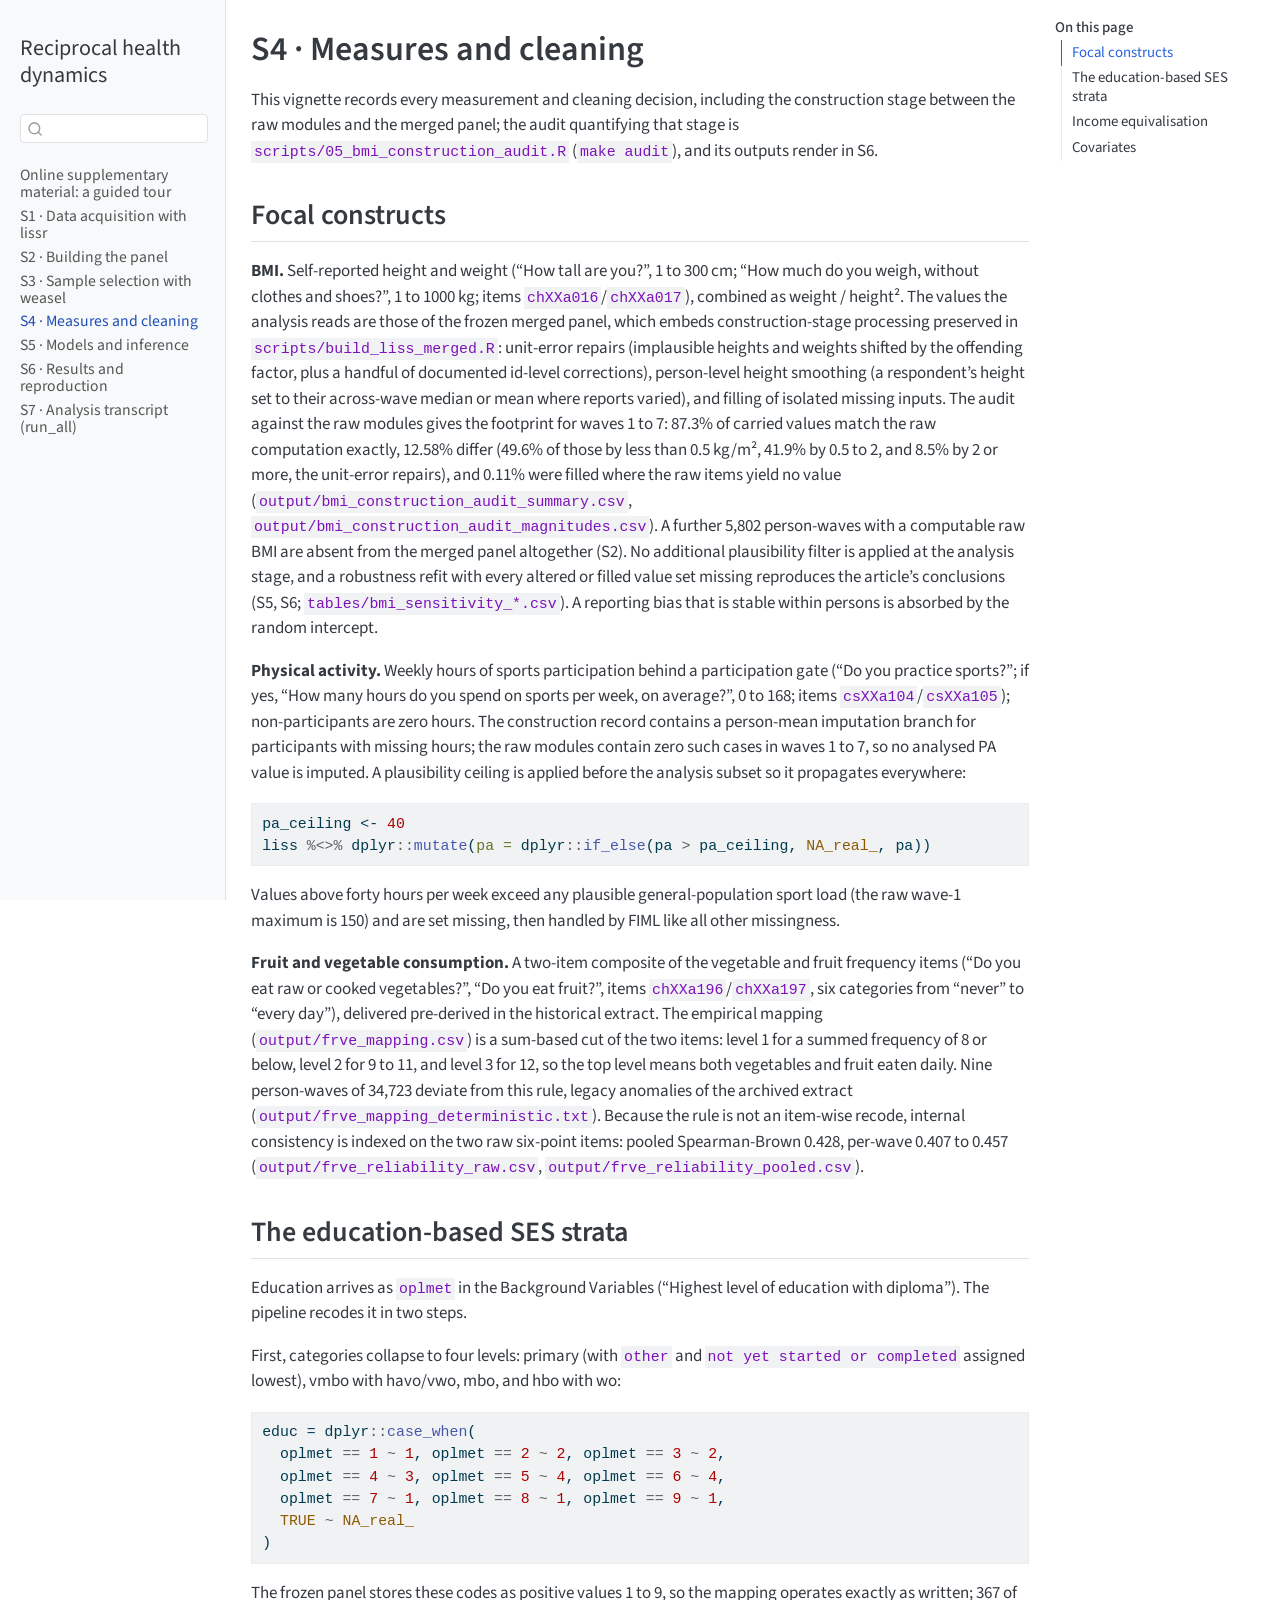
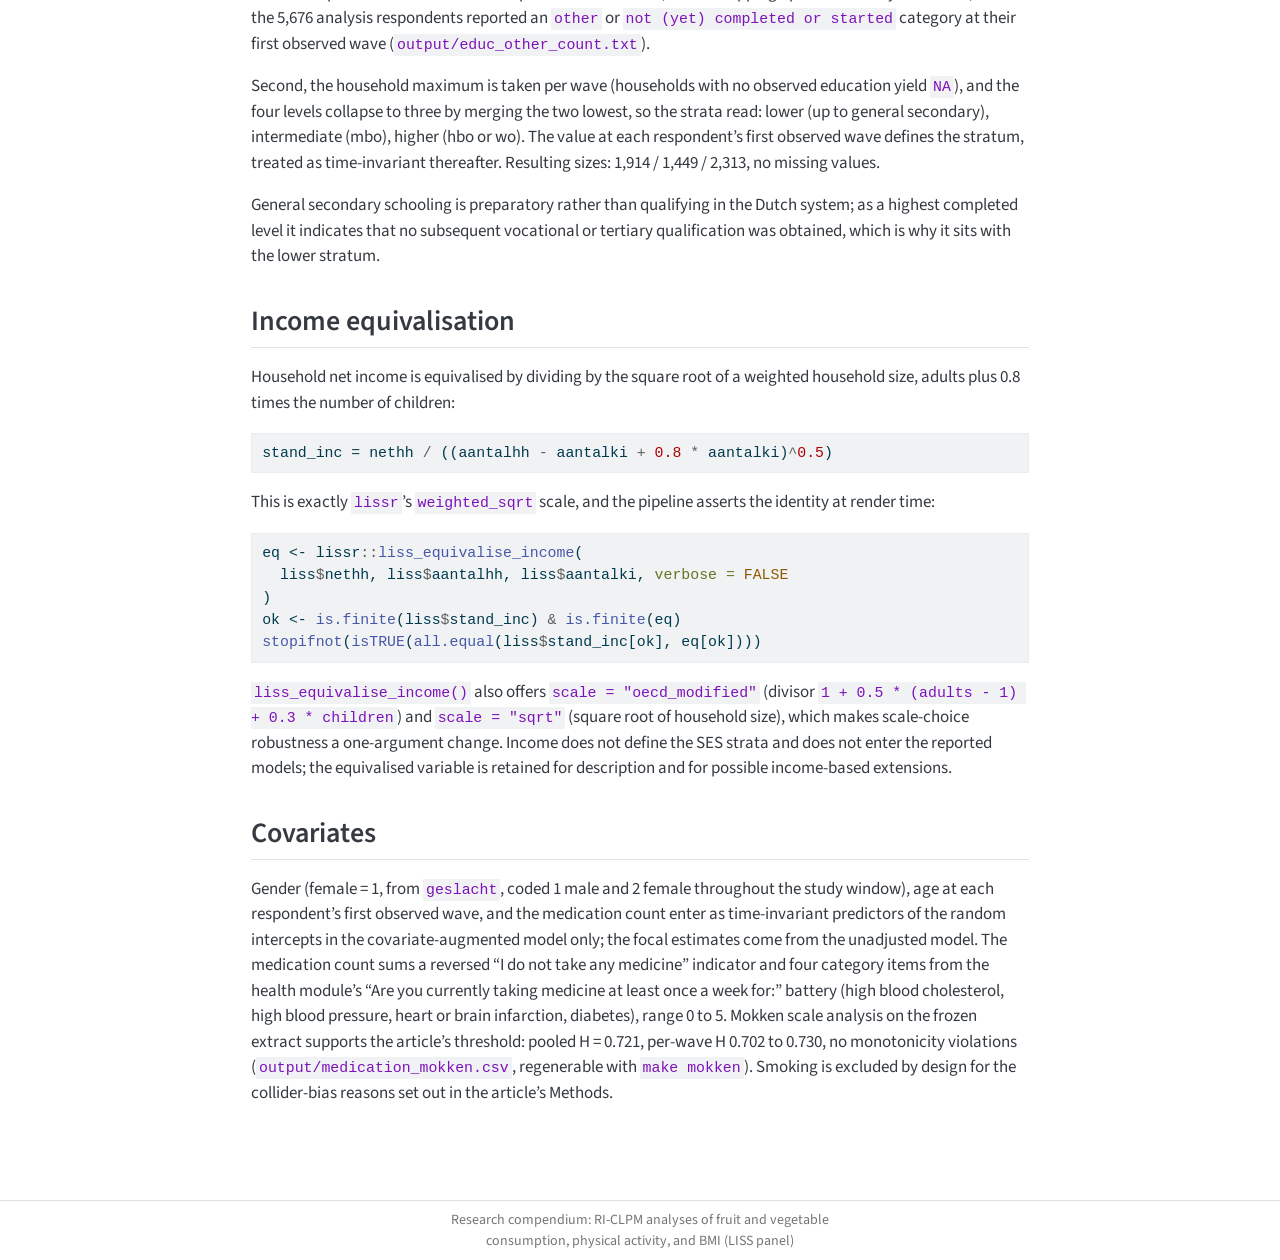
<file: 04-measures-and-cleaning.html>
<!DOCTYPE html>
<html xmlns="http://www.w3.org/1999/xhtml" lang="en" xml:lang="en"><head>

<meta charset="utf-8">
<meta name="generator" content="quarto-1.10.18">

<meta name="viewport" content="width=device-width, initial-scale=1.0, user-scalable=yes">


<title>S4 · Measures and cleaning – Reciprocal health dynamics</title>
<style>
/* Default styles provided by pandoc.
** See https://pandoc.org/MANUAL.html#variables-for-html for config info.
*/
span.smallcaps{font-variant: small-caps;}
div.columns{display: flex; gap: 1.5em;}
div.column{flex: auto;}
@media screen {
div.columns{gap: min(4vw, 1.5em);}
div.column{overflow-x: auto;}
}
div.hanging-indent{margin-left: 1.5em; text-indent: -1.5em;}
ul.task-list{list-style: none;}
ul.task-list li input[type="checkbox"] {
  width: 0.8em;
  margin: 0 0.8em 0.2em -1em; /* quarto-specific, see https://github.com/quarto-dev/quarto-cli/issues/4556 */ 
  vertical-align: middle;
}
/* CSS for syntax highlighting */
html { -webkit-text-size-adjust: 100%; }
pre > code.sourceCode { white-space: pre; position: relative; }
pre > code.sourceCode > span { display: inline-block; line-height: 1.25; }
pre > code.sourceCode > span:empty { height: 1.2em; }
.sourceCode { overflow: visible; }
code.sourceCode > span { color: inherit; text-decoration: inherit; }
div.sourceCode { margin: 1em 0; }
pre.sourceCode { margin: 0; }
@media screen {
div.sourceCode { overflow: auto; }
}
@media print {
pre > code.sourceCode { white-space: pre-wrap; }
pre > code.sourceCode > span { text-indent: -5em; padding-left: 5em; }
}
pre.numberSource code
  { counter-reset: source-line 0; }
pre.numberSource code > span
  { position: relative; left: -4em; counter-increment: source-line; }
pre.numberSource code > span > a:first-child::before
  { content: counter(source-line);
    position: relative; left: -1em; text-align: right; vertical-align: baseline;
    border: none; display: inline-block;
    -webkit-touch-callout: none; -webkit-user-select: none;
    -khtml-user-select: none; -moz-user-select: none;
    -ms-user-select: none; user-select: none;
    padding: 0 4px; width: 4em;
  }
pre.numberSource { margin-left: 3em;  padding-left: 4px; }
div.sourceCode
  {   }
@media screen {
pre > code.sourceCode > span > a:first-child::before { text-decoration: underline; }
}
</style>


<script src="site_libs/quarto-nav/quarto-nav.js"></script>
<script src="site_libs/quarto-nav/headroom.min.js"></script>
<script src="site_libs/clipboard/clipboard.min.js"></script>
<script src="site_libs/quarto-search/autocomplete.umd.js"></script>
<script src="site_libs/quarto-search/fuse.min.js"></script>
<script src="site_libs/quarto-search/quarto-search.js"></script>
<meta name="quarto:offset" content="./">
<script src="site_libs/quarto-html/quarto.js" type="module"></script>
<script src="site_libs/quarto-html/tabsets/tabsets.js" type="module"></script>
<script src="site_libs/quarto-html/popper.min.js"></script>
<script src="site_libs/quarto-html/tippy.umd.min.js"></script>
<script src="site_libs/quarto-html/anchor.min.js"></script>
<link href="site_libs/quarto-html/tippy.css" rel="stylesheet">
<link href="site_libs/quarto-html/quarto-syntax-highlighting-64a204ab8560d761af7679ceaba22944.css" rel="stylesheet" id="quarto-text-highlighting-styles">
<script src="site_libs/bootstrap/bootstrap.min.js"></script>
<link href="site_libs/bootstrap/bootstrap-icons.css" rel="stylesheet">
<link href="site_libs/bootstrap/bootstrap-688947ef8e17ec34846c736dad635336.min.css" rel="stylesheet" append-hash="true" id="quarto-bootstrap" data-mode="light">
<script id="quarto-search-options" type="application/json">{
  "location": "sidebar",
  "copy-button": false,
  "collapse-after": 3,
  "panel-placement": "start",
  "type": "textbox",
  "limit": 50,
  "keyboard-shortcut": [
    "f",
    "/",
    "s"
  ],
  "show-item-context": false,
  "language": {
    "search-no-results-text": "No results",
    "search-matching-documents-text": "matching documents",
    "search-copy-link-title": "Copy link to search",
    "search-hide-matches-text": "Hide additional matches",
    "search-more-match-text": "more match in this document",
    "search-more-matches-text": "more matches in this document",
    "search-clear-button-title": "Clear",
    "search-text-placeholder": "",
    "search-detached-cancel-button-title": "Cancel",
    "search-submit-button-title": "Submit",
    "search-label": "Search"
  }
}</script>


<meta property="og:title" content="S4 · Measures and cleaning – Reciprocal health dynamics">
<meta property="og:description" content="Online supplementary material on diet, physical activity, and BMI in the Dutch LISS panel, with model specifications, results, and reproducible code.">
<meta property="og:image" content="https://siardv.github.io/diet-activity-bmi-riclpm/figures/fig-model-diagram.png">
<meta property="og:site_name" content="Reciprocal health dynamics">
<meta property="og:image:alt" content="CLPM and RI-CLPM specifications for BMI, physical activity, and fruit and vegetable consumption.">
<meta property="og:image:height" content="2193">
<meta property="og:image:width" content="1686">
<meta name="twitter:title" content="S4 · Measures and cleaning – Reciprocal health dynamics">
<meta name="twitter:description" content="Online supplementary material on diet, physical activity, and BMI in the Dutch LISS panel, with model specifications, results, and reproducible code.">
<meta name="twitter:image" content="https://siardv.github.io/diet-activity-bmi-riclpm/figures/fig-model-diagram.png">
<meta name="twitter:card" content="summary_large_image">
<meta name="twitter:image:alt" content="CLPM and RI-CLPM specifications for BMI, physical activity, and fruit and vegetable consumption.">
<meta name="twitter:image-height" content="2193">
<meta name="twitter:image-width" content="1686">
</head>

<body class="nav-sidebar docked quarto-light">

<div id="quarto-search-results"></div>
  <header id="quarto-header" class="headroom fixed-top">
  <nav class="quarto-secondary-nav">
    <div class="container-fluid d-flex">
      <button type="button" class="quarto-btn-toggle btn" data-bs-toggle="collapse" role="button" data-bs-target=".quarto-sidebar-collapse-item" aria-controls="quarto-sidebar" aria-expanded="false" aria-label="Toggle sidebar navigation" onclick="if (window.quartoToggleHeadroom) { window.quartoToggleHeadroom(); }">
        <i class="bi bi-layout-text-sidebar-reverse"></i>
      </button>
        <nav class="quarto-page-breadcrumbs" aria-label="breadcrumb"><ol class="breadcrumb"><li class="breadcrumb-item"><a href="./04-measures-and-cleaning.html">S4 · Measures and cleaning</a></li></ol></nav>
        <a class="flex-grow-1" role="navigation" data-bs-toggle="collapse" data-bs-target=".quarto-sidebar-collapse-item" aria-controls="quarto-sidebar" aria-expanded="false" aria-label="Toggle sidebar navigation" onclick="if (window.quartoToggleHeadroom) { window.quartoToggleHeadroom(); }">      
        </a>
      <button type="button" class="btn quarto-search-button" aria-label="Search" onclick="window.quartoOpenSearch();">
        <i class="bi bi-search"></i>
      </button>
    </div>
  </nav>
</header>
<!-- content -->
<div id="quarto-content" class="quarto-container page-columns page-rows-contents page-layout-article">
<!-- sidebar -->
  <nav id="quarto-sidebar" class="sidebar collapse collapse-horizontal quarto-sidebar-collapse-item sidebar-navigation docked overflow-auto">
    <div class="pt-lg-2 mt-2 text-left sidebar-header">
    <div class="sidebar-title mb-0 py-0">
      <a href="./">Reciprocal health dynamics</a> 
    </div>
      </div>
        <div class="mt-2 flex-shrink-0 align-items-center">
        <div class="sidebar-search">
        <div id="quarto-search" class="" title="Search"></div>
        </div>
        </div>
    <div class="sidebar-menu-container"> 
    <ul class="list-unstyled mt-1">
        <li class="sidebar-item">
  <div class="sidebar-item-container"> 
  <a href="./index.html" class="sidebar-item-text sidebar-link">
 <span class="menu-text">Online supplementary material: a guided tour</span></a>
  </div>
</li>
        <li class="sidebar-item">
  <div class="sidebar-item-container"> 
  <a href="./01-data-acquisition-with-lissr.html" class="sidebar-item-text sidebar-link">
 <span class="menu-text">S1 · Data acquisition with lissr</span></a>
  </div>
</li>
        <li class="sidebar-item">
  <div class="sidebar-item-container"> 
  <a href="./02-building-the-panel.html" class="sidebar-item-text sidebar-link">
 <span class="menu-text">S2 · Building the panel</span></a>
  </div>
</li>
        <li class="sidebar-item">
  <div class="sidebar-item-container"> 
  <a href="./03-sample-selection-with-weasel.html" class="sidebar-item-text sidebar-link">
 <span class="menu-text">S3 · Sample selection with weasel</span></a>
  </div>
</li>
        <li class="sidebar-item">
  <div class="sidebar-item-container"> 
  <a href="./04-measures-and-cleaning.html" class="sidebar-item-text sidebar-link active">
 <span class="menu-text">S4 · Measures and cleaning</span></a>
  </div>
</li>
        <li class="sidebar-item">
  <div class="sidebar-item-container"> 
  <a href="./05-models-and-inference.html" class="sidebar-item-text sidebar-link">
 <span class="menu-text">S5 · Models and inference</span></a>
  </div>
</li>
        <li class="sidebar-item">
  <div class="sidebar-item-container"> 
  <a href="./06-results-and-reproduction.html" class="sidebar-item-text sidebar-link">
 <span class="menu-text">S6 · Results and reproduction</span></a>
  </div>
</li>
        <li class="sidebar-item">
  <div class="sidebar-item-container"> 
  <a href="./run_all.html" class="sidebar-item-text sidebar-link">
 <span class="menu-text">S7 · Analysis transcript (run_all)</span></a>
  </div>
</li>
    </ul>
    </div>
</nav>
<div id="quarto-sidebar-glass" class="quarto-sidebar-collapse-item" data-bs-toggle="collapse" data-bs-target=".quarto-sidebar-collapse-item"></div>
<!-- margin-sidebar -->
    <div id="quarto-margin-sidebar" class="sidebar margin-sidebar">
        <nav id="TOC" role="doc-toc" class="toc-active">
    <h2 id="toc-title">On this page</h2>
   
  <ul>
  <li><a href="#focal-constructs" id="toc-focal-constructs" class="nav-link active" data-scroll-target="#focal-constructs">Focal constructs</a></li>
  <li><a href="#the-education-based-ses-strata" id="toc-the-education-based-ses-strata" class="nav-link" data-scroll-target="#the-education-based-ses-strata">The education-based SES strata</a></li>
  <li><a href="#income-equivalisation" id="toc-income-equivalisation" class="nav-link" data-scroll-target="#income-equivalisation">Income equivalisation</a></li>
  <li><a href="#covariates" id="toc-covariates" class="nav-link" data-scroll-target="#covariates">Covariates</a></li>
  </ul>
</nav>
    </div>
<!-- main -->
<main class="content" id="quarto-document-content">

<header id="title-block-header" class="quarto-title-block default">
<div class="quarto-title">
<h1 class="title">S4 · Measures and cleaning</h1>
</div>



<div class="quarto-title-meta">

    
  
    
  </div>
  


</header>


<p>This vignette records every measurement and cleaning decision, including the construction stage between the raw modules and the merged panel; the audit quantifying that stage is <code>scripts/05_bmi_construction_audit.R</code> (<code>make audit</code>), and its outputs render in S6.</p>
<section id="focal-constructs" class="level2">
<h2 class="anchored" data-anchor-id="focal-constructs">Focal constructs</h2>
<p><strong>BMI.</strong> Self-reported height and weight (“How tall are you?”, 1 to 300 cm; “How much do you weigh, without clothes and shoes?”, 1 to 1000 kg; items <code>chXXa016</code>/<code>chXXa017</code>), combined as weight / height². The values the analysis reads are those of the frozen merged panel, which embeds construction-stage processing preserved in <code>scripts/build_liss_merged.R</code>: unit-error repairs (implausible heights and weights shifted by the offending factor, plus a handful of documented id-level corrections), person-level height smoothing (a respondent’s height set to their across-wave median or mean where reports varied), and filling of isolated missing inputs. The audit against the raw modules gives the footprint for waves 1 to 7: 87.3% of carried values match the raw computation exactly, 12.58% differ (49.6% of those by less than 0.5 kg/m², 41.9% by 0.5 to 2, and 8.5% by 2 or more, the unit-error repairs), and 0.11% were filled where the raw items yield no value (<code>output/bmi_construction_audit_summary.csv</code>, <code>output/bmi_construction_audit_magnitudes.csv</code>). A further 5,802 person-waves with a computable raw BMI are absent from the merged panel altogether (S2). No additional plausibility filter is applied at the analysis stage, and a robustness refit with every altered or filled value set missing reproduces the article’s conclusions (S5, S6; <code>tables/bmi_sensitivity_*.csv</code>). A reporting bias that is stable within persons is absorbed by the random intercept.</p>
<p><strong>Physical activity.</strong> Weekly hours of sports participation behind a participation gate (“Do you practice sports?”; if yes, “How many hours do you spend on sports per week, on average?”, 0 to 168; items <code>csXXa104</code>/<code>csXXa105</code>); non-participants are zero hours. The construction record contains a person-mean imputation branch for participants with missing hours; the raw modules contain zero such cases in waves 1 to 7, so no analysed PA value is imputed. A plausibility ceiling is applied before the analysis subset so it propagates everywhere:</p>
<div class="cell">
<div class="code-copy-outer-scaffold"><div class="sourceCode cell-code" id="cb1"><pre class="sourceCode r code-with-copy"><code class="sourceCode r"><span id="cb1-1"><a href="#cb1-1" aria-hidden="true" tabindex="-1"></a>pa_ceiling <span class="ot">&lt;-</span> <span class="dv">40</span></span>
<span id="cb1-2"><a href="#cb1-2" aria-hidden="true" tabindex="-1"></a>liss <span class="sc">%&lt;&gt;%</span> dplyr<span class="sc">::</span><span class="fu">mutate</span>(<span class="at">pa =</span> dplyr<span class="sc">::</span><span class="fu">if_else</span>(pa <span class="sc">&gt;</span> pa_ceiling, <span class="cn">NA_real_</span>, pa))</span></code></pre></div><button title="Copy to Clipboard" class="code-copy-button"><i class="bi"></i></button></div>
</div>
<p>Values above forty hours per week exceed any plausible general-population sport load (the raw wave-1 maximum is 150) and are set missing, then handled by FIML like all other missingness.</p>
<p><strong>Fruit and vegetable consumption.</strong> A two-item composite of the vegetable and fruit frequency items (“Do you eat raw or cooked vegetables?”, “Do you eat fruit?”, items <code>chXXa196</code>/<code>chXXa197</code>, six categories from “never” to “every day”), delivered pre-derived in the historical extract. The empirical mapping (<code>output/frve_mapping.csv</code>) is a sum-based cut of the two items: level 1 for a summed frequency of 8 or below, level 2 for 9 to 11, and level 3 for 12, so the top level means both vegetables and fruit eaten daily. Nine person-waves of 34,723 deviate from this rule, legacy anomalies of the archived extract (<code>output/frve_mapping_deterministic.txt</code>). Because the rule is not an item-wise recode, internal consistency is indexed on the two raw six-point items: pooled Spearman-Brown 0.428, per-wave 0.407 to 0.457 (<code>output/frve_reliability_raw.csv</code>, <code>output/frve_reliability_pooled.csv</code>).</p>
</section>
<section id="the-education-based-ses-strata" class="level2">
<h2 class="anchored" data-anchor-id="the-education-based-ses-strata">The education-based SES strata</h2>
<p>Education arrives as <code>oplmet</code> in the Background Variables (“Highest level of education with diploma”). The pipeline recodes it in two steps.</p>
<p>First, categories collapse to four levels: primary (with <code>other</code> and <code>not yet started or completed</code> assigned lowest), vmbo with havo/vwo, mbo, and hbo with wo:</p>
<div class="cell">
<div class="code-copy-outer-scaffold"><div class="sourceCode cell-code" id="cb2"><pre class="sourceCode r code-with-copy"><code class="sourceCode r"><span id="cb2-1"><a href="#cb2-1" aria-hidden="true" tabindex="-1"></a>educ <span class="ot">=</span> dplyr<span class="sc">::</span><span class="fu">case_when</span>(</span>
<span id="cb2-2"><a href="#cb2-2" aria-hidden="true" tabindex="-1"></a>  oplmet <span class="sc">==</span> <span class="dv">1</span> <span class="sc">~</span> <span class="dv">1</span>, oplmet <span class="sc">==</span> <span class="dv">2</span> <span class="sc">~</span> <span class="dv">2</span>, oplmet <span class="sc">==</span> <span class="dv">3</span> <span class="sc">~</span> <span class="dv">2</span>,</span>
<span id="cb2-3"><a href="#cb2-3" aria-hidden="true" tabindex="-1"></a>  oplmet <span class="sc">==</span> <span class="dv">4</span> <span class="sc">~</span> <span class="dv">3</span>, oplmet <span class="sc">==</span> <span class="dv">5</span> <span class="sc">~</span> <span class="dv">4</span>, oplmet <span class="sc">==</span> <span class="dv">6</span> <span class="sc">~</span> <span class="dv">4</span>,</span>
<span id="cb2-4"><a href="#cb2-4" aria-hidden="true" tabindex="-1"></a>  oplmet <span class="sc">==</span> <span class="dv">7</span> <span class="sc">~</span> <span class="dv">1</span>, oplmet <span class="sc">==</span> <span class="dv">8</span> <span class="sc">~</span> <span class="dv">1</span>, oplmet <span class="sc">==</span> <span class="dv">9</span> <span class="sc">~</span> <span class="dv">1</span>,</span>
<span id="cb2-5"><a href="#cb2-5" aria-hidden="true" tabindex="-1"></a>  <span class="cn">TRUE</span> <span class="sc">~</span> <span class="cn">NA_real_</span></span>
<span id="cb2-6"><a href="#cb2-6" aria-hidden="true" tabindex="-1"></a>)</span></code></pre></div><button title="Copy to Clipboard" class="code-copy-button"><i class="bi"></i></button></div>
</div>
<p>The frozen panel stores these codes as positive values 1 to 9, so the mapping operates exactly as written; 367 of the 5,676 analysis respondents reported an <code>other</code> or <code>not (yet) completed or started</code> category at their first observed wave (<code>output/educ_other_count.txt</code>).</p>
<p>Second, the household maximum is taken per wave (households with no observed education yield <code>NA</code>), and the four levels collapse to three by merging the two lowest, so the strata read: lower (up to general secondary), intermediate (mbo), higher (hbo or wo). The value at each respondent’s first observed wave defines the stratum, treated as time-invariant thereafter. Resulting sizes: 1,914 / 1,449 / 2,313, no missing values.</p>
<p>General secondary schooling is preparatory rather than qualifying in the Dutch system; as a highest completed level it indicates that no subsequent vocational or tertiary qualification was obtained, which is why it sits with the lower stratum.</p>
</section>
<section id="income-equivalisation" class="level2">
<h2 class="anchored" data-anchor-id="income-equivalisation">Income equivalisation</h2>
<p>Household net income is equivalised by dividing by the square root of a weighted household size, adults plus 0.8 times the number of children:</p>
<div class="cell">
<div class="code-copy-outer-scaffold"><div class="sourceCode cell-code" id="cb3"><pre class="sourceCode r code-with-copy"><code class="sourceCode r"><span id="cb3-1"><a href="#cb3-1" aria-hidden="true" tabindex="-1"></a>stand_inc <span class="ot">=</span> nethh <span class="sc">/</span> ((aantalhh <span class="sc">-</span> aantalki <span class="sc">+</span> <span class="fl">0.8</span> <span class="sc">*</span> aantalki)<span class="sc">^</span><span class="fl">0.5</span>)</span></code></pre></div><button title="Copy to Clipboard" class="code-copy-button"><i class="bi"></i></button></div>
</div>
<p>This is exactly <code>lissr</code>’s <code>weighted_sqrt</code> scale, and the pipeline asserts the identity at render time:</p>
<div class="cell">
<div class="code-copy-outer-scaffold"><div class="sourceCode cell-code" id="cb4"><pre class="sourceCode r code-with-copy"><code class="sourceCode r"><span id="cb4-1"><a href="#cb4-1" aria-hidden="true" tabindex="-1"></a>eq <span class="ot">&lt;-</span> lissr<span class="sc">::</span><span class="fu">liss_equivalise_income</span>(</span>
<span id="cb4-2"><a href="#cb4-2" aria-hidden="true" tabindex="-1"></a>  liss<span class="sc">$</span>nethh, liss<span class="sc">$</span>aantalhh, liss<span class="sc">$</span>aantalki, <span class="at">verbose =</span> <span class="cn">FALSE</span></span>
<span id="cb4-3"><a href="#cb4-3" aria-hidden="true" tabindex="-1"></a>)</span>
<span id="cb4-4"><a href="#cb4-4" aria-hidden="true" tabindex="-1"></a>ok <span class="ot">&lt;-</span> <span class="fu">is.finite</span>(liss<span class="sc">$</span>stand_inc) <span class="sc">&amp;</span> <span class="fu">is.finite</span>(eq)</span>
<span id="cb4-5"><a href="#cb4-5" aria-hidden="true" tabindex="-1"></a><span class="fu">stopifnot</span>(<span class="fu">isTRUE</span>(<span class="fu">all.equal</span>(liss<span class="sc">$</span>stand_inc[ok], eq[ok])))</span></code></pre></div><button title="Copy to Clipboard" class="code-copy-button"><i class="bi"></i></button></div>
</div>
<p><code>liss_equivalise_income()</code> also offers <code>scale = "oecd_modified"</code> (divisor <code>1 + 0.5 * (adults - 1) + 0.3 * children</code>) and <code>scale = "sqrt"</code> (square root of household size), which makes scale-choice robustness a one-argument change. Income does not define the SES strata and does not enter the reported models; the equivalised variable is retained for description and for possible income-based extensions.</p>
</section>
<section id="covariates" class="level2">
<h2 class="anchored" data-anchor-id="covariates">Covariates</h2>
<p>Gender (female = 1, from <code>geslacht</code>, coded 1 male and 2 female throughout the study window), age at each respondent’s first observed wave, and the medication count enter as time-invariant predictors of the random intercepts in the covariate-augmented model only; the focal estimates come from the unadjusted model. The medication count sums a reversed “I do not take any medicine” indicator and four category items from the health module’s “Are you currently taking medicine at least once a week for:” battery (high blood cholesterol, high blood pressure, heart or brain infarction, diabetes), range 0 to 5. Mokken scale analysis on the frozen extract supports the article’s threshold: pooled H = 0.721, per-wave H 0.702 to 0.730, no monotonicity violations (<code>output/medication_mokken.csv</code>, regenerable with <code>make mokken</code>). Smoking is excluded by design for the collider-bias reasons set out in the article’s Methods.</p>


</section>

</main> <!-- /main -->
<script id="quarto-html-after-body" type="application/javascript">
  window.document.addEventListener("DOMContentLoaded", function (event) {
    const icon = "";
    const anchorJS = new window.AnchorJS();
    anchorJS.options = {
      placement: 'right',
      icon: icon
    };
    anchorJS.add('.anchored');
    const isCodeAnnotation = (el) => {
      for (const clz of el.classList) {
        if (clz.startsWith('code-annotation-')) {                     
          return true;
        }
      }
      return false;
    }
    const onCopySuccess = function(e) {
      // button target
      const button = e.trigger;
      // don't keep focus
      button.blur();
      // flash "checked"
      button.classList.add('code-copy-button-checked');
      var currentTitle = button.getAttribute("title");
      button.setAttribute("title", "Copied!");
      let tooltip;
      if (window.bootstrap) {
        button.setAttribute("data-bs-toggle", "tooltip");
        button.setAttribute("data-bs-placement", "left");
        button.setAttribute("data-bs-title", "Copied!");
        tooltip = new bootstrap.Tooltip(button, 
          { trigger: "manual", 
            customClass: "code-copy-button-tooltip",
            offset: [0, -8]});
        tooltip.show();    
      }
      setTimeout(function() {
        if (tooltip) {
          tooltip.hide();
          button.removeAttribute("data-bs-title");
          button.removeAttribute("data-bs-toggle");
          button.removeAttribute("data-bs-placement");
        }
        button.setAttribute("title", currentTitle);
        button.classList.remove('code-copy-button-checked');
      }, 1000);
      // clear code selection
      e.clearSelection();
    }
    const getTextToCopy = function(trigger) {
      const outerScaffold = trigger.parentElement.cloneNode(true);
      const codeEl = outerScaffold.querySelector('code');
      for (const childEl of codeEl.children) {
        if (isCodeAnnotation(childEl)) {
          childEl.remove();
        }
      }
      return codeEl.innerText;
    }
    const clipboard = new window.ClipboardJS('.code-copy-button:not([data-in-quarto-modal])', {
      text: getTextToCopy
    });
    clipboard.on('success', onCopySuccess);
    if (window.document.getElementById('quarto-embedded-source-code-modal')) {
      const clipboardModal = new window.ClipboardJS('.code-copy-button[data-in-quarto-modal]', {
        text: getTextToCopy,
        container: window.document.getElementById('quarto-embedded-source-code-modal')
      });
      clipboardModal.on('success', onCopySuccess);
    }
      var localhostRegex = new RegExp(/^(?:http|https):\/\/localhost\:?[0-9]*\//);
      var mailtoRegex = new RegExp(/^mailto:/);
        var filterRegex = new RegExp("https:\/\/siardv\.github\.io\/diet-activity-bmi-riclpm\/");
      var isInternal = (href) => {
          return filterRegex.test(href) || localhostRegex.test(href) || mailtoRegex.test(href);
      }
      // Inspect non-navigation links and adorn them if external
     var links = window.document.querySelectorAll('a[href]:not(.nav-link):not(.navbar-brand):not(.toc-action):not(.sidebar-link):not(.sidebar-item-toggle):not(.pagination-link):not(.no-external):not([aria-hidden]):not(.dropdown-item):not(.quarto-navigation-tool):not(.about-link)');
      for (var i=0; i<links.length; i++) {
        const link = links[i];
        if (!isInternal(link.href)) {
          // undo the damage that might have been done by quarto-nav.js in the case of
          // links that we want to consider external
          if (link.dataset.originalHref !== undefined) {
            link.href = link.dataset.originalHref;
          }
        }
      }
    function tippyHover(el, contentFn, onTriggerFn, onUntriggerFn) {
      const config = {
        allowHTML: true,
        maxWidth: 500,
        delay: 100,
        arrow: false,
        appendTo: function(el) {
            return el.parentElement;
        },
        interactive: true,
        interactiveBorder: 10,
        theme: 'quarto',
        placement: 'bottom-start',
      };
      if (contentFn) {
        config.content = contentFn;
      }
      if (onTriggerFn) {
        config.onTrigger = onTriggerFn;
      }
      if (onUntriggerFn) {
        config.onUntrigger = onUntriggerFn;
      }
      window.tippy(el, config); 
    }
    const noterefs = window.document.querySelectorAll('a[role="doc-noteref"]');
    for (var i=0; i<noterefs.length; i++) {
      const ref = noterefs[i];
      tippyHover(ref, function() {
        // use id or data attribute instead here
        let href = ref.getAttribute('data-footnote-href') || ref.getAttribute('href');
        try { href = new URL(href).hash; } catch {}
        const id = href.replace(/^#\/?/, "");
        const note = window.document.getElementById(id);
        if (note) {
          return note.innerHTML;
        } else {
          return "";
        }
      });
    }
    const xrefs = window.document.querySelectorAll('a.quarto-xref');
    const processXRef = (id, note) => {
      // Strip column container classes
      const stripColumnClz = (el) => {
        el.classList.remove("page-full", "page-columns");
        if (el.children) {
          for (const child of el.children) {
            stripColumnClz(child);
          }
        }
      }
      stripColumnClz(note)
      if (id === null || id.startsWith('sec-')) {
        // Special case sections, only their first couple elements
        const container = document.createElement("div");
        if (note.children && note.children.length > 2) {
          container.appendChild(note.children[0].cloneNode(true));
          for (let i = 1; i < note.children.length; i++) {
            const child = note.children[i];
            if (child.tagName === "P" && child.innerText === "") {
              continue;
            } else {
              container.appendChild(child.cloneNode(true));
              break;
            }
          }
          if (window.Quarto?.typesetMath) {
            window.Quarto.typesetMath(container);
          }
          return container.innerHTML
        } else {
          if (window.Quarto?.typesetMath) {
            window.Quarto.typesetMath(note);
          }
          return note.innerHTML;
        }
      } else {
        // Remove any anchor links if they are present
        const anchorLink = note.querySelector('a.anchorjs-link');
        if (anchorLink) {
          anchorLink.remove();
        }
        if (window.Quarto?.typesetMath) {
          window.Quarto.typesetMath(note);
        }
        if (note.classList.contains("callout")) {
          return note.outerHTML;
        } else {
          return note.innerHTML;
        }
      }
    }
    for (var i=0; i<xrefs.length; i++) {
      const xref = xrefs[i];
      tippyHover(xref, undefined, function(instance) {
        instance.disable();
        let url = xref.getAttribute('href');
        let hash = undefined; 
        if (url.startsWith('#')) {
          hash = url;
        } else {
          try { hash = new URL(url).hash; } catch {}
        }
        if (hash) {
          const id = hash.replace(/^#\/?/, "");
          const note = window.document.getElementById(id);
          if (note !== null) {
            try {
              const html = processXRef(id, note.cloneNode(true));
              instance.setContent(html);
            } finally {
              instance.enable();
              instance.show();
            }
          } else {
            // See if we can fetch this
            fetch(url.split('#')[0])
            .then(res => res.text())
            .then(html => {
              const parser = new DOMParser();
              const htmlDoc = parser.parseFromString(html, "text/html");
              const note = htmlDoc.getElementById(id);
              if (note !== null) {
                const html = processXRef(id, note);
                instance.setContent(html);
              } 
            }).finally(() => {
              instance.enable();
              instance.show();
            });
          }
        } else {
          // See if we can fetch a full url (with no hash to target)
          // This is a special case and we should probably do some content thinning / targeting
          fetch(url)
          .then(res => res.text())
          .then(html => {
            const parser = new DOMParser();
            const htmlDoc = parser.parseFromString(html, "text/html");
            const note = htmlDoc.querySelector('main.content');
            if (note !== null) {
              // This should only happen for chapter cross references
              // (since there is no id in the URL)
              // remove the first header
              if (note.children.length > 0 && note.children[0].tagName === "HEADER") {
                note.children[0].remove();
              }
              const html = processXRef(null, note);
              instance.setContent(html);
            } 
          }).finally(() => {
            instance.enable();
            instance.show();
          });
        }
      }, function(instance) {
      });
    }
        let selectedAnnoteEl;
        const selectorForAnnotation = ( cell, annotation) => {
          let cellAttr = 'data-code-cell="' + cell + '"';
          let lineAttr = 'data-code-annotation="' +  annotation + '"';
          const selector = 'span[' + cellAttr + '][' + lineAttr + ']';
          return selector;
        }
        const selectCodeLines = (annoteEl) => {
          const doc = window.document;
          const targetCell = annoteEl.getAttribute("data-target-cell");
          const targetAnnotation = annoteEl.getAttribute("data-target-annotation");
          const annoteSpan = window.document.querySelector(selectorForAnnotation(targetCell, targetAnnotation));
          const lines = annoteSpan.getAttribute("data-code-lines").split(",");
          const lineIds = lines.map((line) => {
            return targetCell + "-" + line;
          })
          let top = null;
          let height = null;
          let parent = null;
          if (lineIds.length > 0) {
              //compute the position of the single el (top and bottom and make a div)
              const el = window.document.getElementById(lineIds[0]);
              top = el.offsetTop;
              height = el.offsetHeight;
              parent = el.parentElement.parentElement;
            if (lineIds.length > 1) {
              const lastEl = window.document.getElementById(lineIds[lineIds.length - 1]);
              const bottom = lastEl.offsetTop + lastEl.offsetHeight;
              height = bottom - top;
            }
            if (top !== null && height !== null && parent !== null) {
              // cook up a div (if necessary) and position it 
              let div = window.document.getElementById("code-annotation-line-highlight");
              if (div === null) {
                div = window.document.createElement("div");
                div.setAttribute("id", "code-annotation-line-highlight");
                div.style.position = 'absolute';
                parent.appendChild(div);
              }
              div.style.top = top - 2 + "px";
              div.style.height = height + 4 + "px";
              div.style.left = 0;
              let gutterDiv = window.document.getElementById("code-annotation-line-highlight-gutter");
              if (gutterDiv === null) {
                gutterDiv = window.document.createElement("div");
                gutterDiv.setAttribute("id", "code-annotation-line-highlight-gutter");
                gutterDiv.style.position = 'absolute';
                const codeCell = window.document.getElementById(targetCell);
                const gutter = codeCell.querySelector('.code-annotation-gutter');
                gutter.appendChild(gutterDiv);
              }
              gutterDiv.style.top = top - 2 + "px";
              gutterDiv.style.height = height + 4 + "px";
            }
            selectedAnnoteEl = annoteEl;
          }
        };
        const unselectCodeLines = () => {
          const elementsIds = ["code-annotation-line-highlight", "code-annotation-line-highlight-gutter"];
          elementsIds.forEach((elId) => {
            const div = window.document.getElementById(elId);
            if (div) {
              div.remove();
            }
          });
          selectedAnnoteEl = undefined;
        };
          // Handle positioning of the toggle
      window.addEventListener(
        "resize",
        throttle(() => {
          elRect = undefined;
          if (selectedAnnoteEl) {
            selectCodeLines(selectedAnnoteEl);
          }
        }, 10)
      );
      function throttle(fn, ms) {
      let throttle = false;
      let timer;
        return (...args) => {
          if(!throttle) { // first call gets through
              fn.apply(this, args);
              throttle = true;
          } else { // all the others get throttled
              if(timer) clearTimeout(timer); // cancel #2
              timer = setTimeout(() => {
                fn.apply(this, args);
                timer = throttle = false;
              }, ms);
          }
        };
      }
        // Attach click handler to the DT
        const annoteDls = window.document.querySelectorAll('dt[data-target-cell]');
        for (const annoteDlNode of annoteDls) {
          annoteDlNode.addEventListener('click', (event) => {
            const clickedEl = event.target;
            if (clickedEl !== selectedAnnoteEl) {
              unselectCodeLines();
              const activeEl = window.document.querySelector('dt[data-target-cell].code-annotation-active');
              if (activeEl) {
                activeEl.classList.remove('code-annotation-active');
              }
              selectCodeLines(clickedEl);
              clickedEl.classList.add('code-annotation-active');
            } else {
              // Unselect the line
              unselectCodeLines();
              clickedEl.classList.remove('code-annotation-active');
            }
          });
        }
    const findCites = (el) => {
      const parentEl = el.parentElement;
      if (parentEl) {
        const cites = parentEl.dataset.cites;
        if (cites) {
          return {
            el,
            cites: cites.split(' ')
          };
        } else {
          return findCites(el.parentElement)
        }
      } else {
        return undefined;
      }
    };
    var bibliorefs = window.document.querySelectorAll('a[role="doc-biblioref"]');
    for (var i=0; i<bibliorefs.length; i++) {
      const ref = bibliorefs[i];
      const citeInfo = findCites(ref);
      if (citeInfo) {
        tippyHover(citeInfo.el, function() {
          var popup = window.document.createElement('div');
          citeInfo.cites.forEach(function(cite) {
            var citeDiv = window.document.createElement('div');
            citeDiv.classList.add('hanging-indent');
            citeDiv.classList.add('csl-entry');
            var biblioDiv = window.document.getElementById('ref-' + cite);
            if (biblioDiv) {
              citeDiv.innerHTML = biblioDiv.innerHTML;
            }
            popup.appendChild(citeDiv);
          });
          return popup.innerHTML;
        });
      }
    }
  });
  </script>
</div> <!-- /content -->
<footer class="footer">
  <div class="nav-footer">
    <div class="nav-footer-left">
      &nbsp;
    </div>   
    <div class="nav-footer-center">
<p>Research compendium: RI-CLPM analyses of fruit and vegetable consumption, physical activity, and BMI (LISS panel)</p>
</div>
    <div class="nav-footer-right">
      &nbsp;
    </div>
  </div>
</footer>




</body></html>
</file>
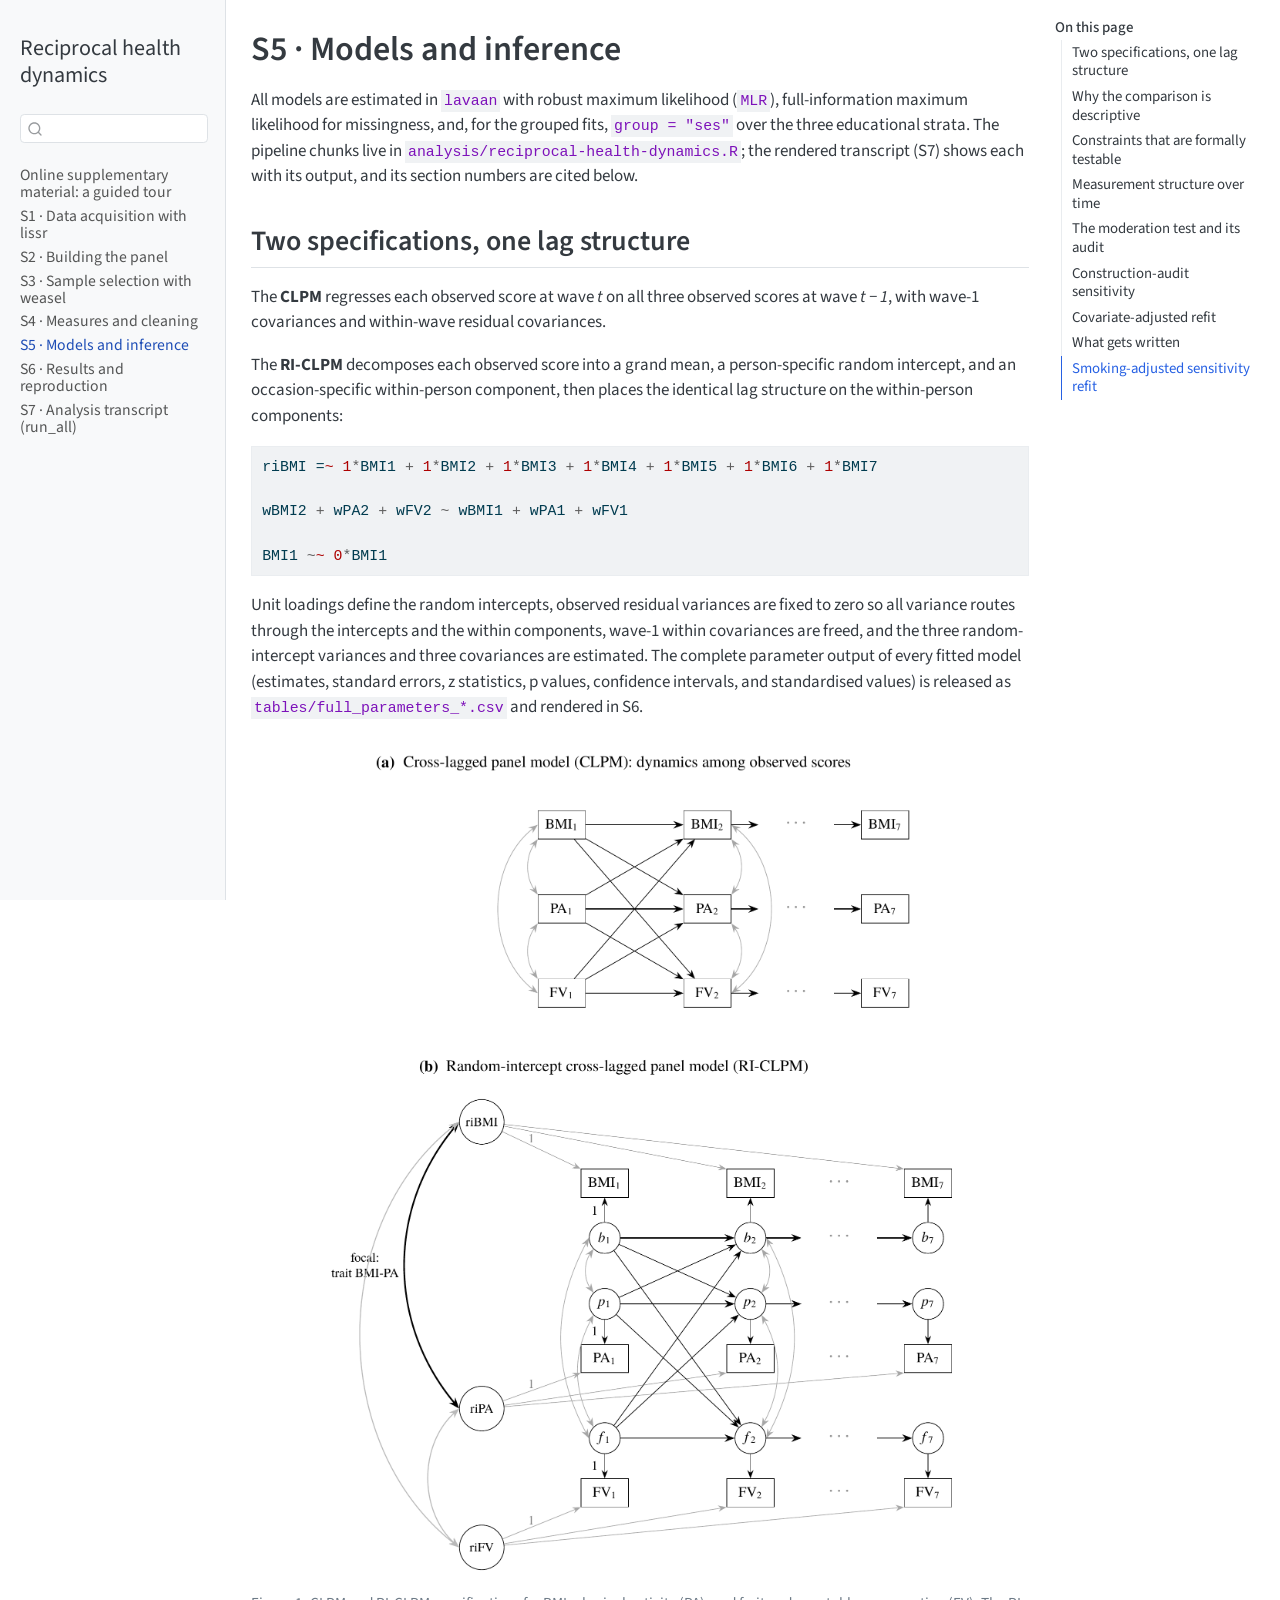
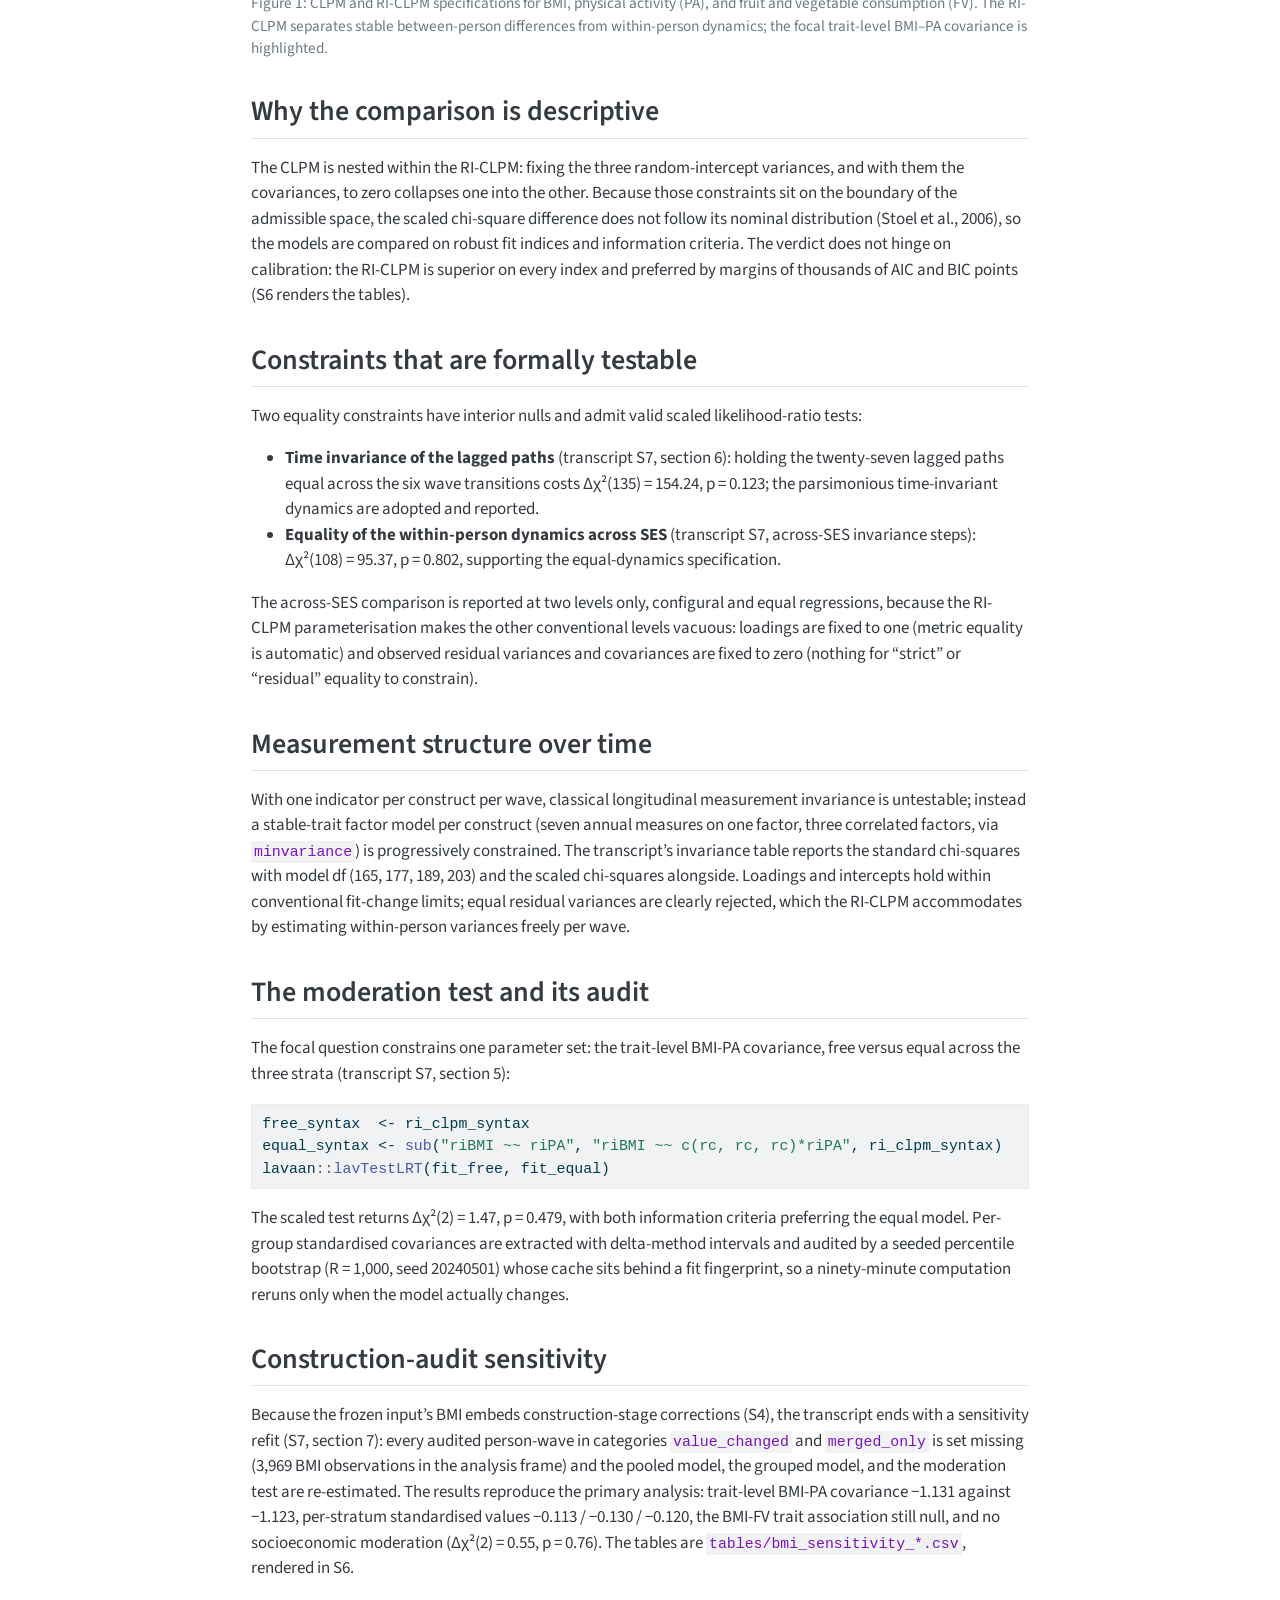
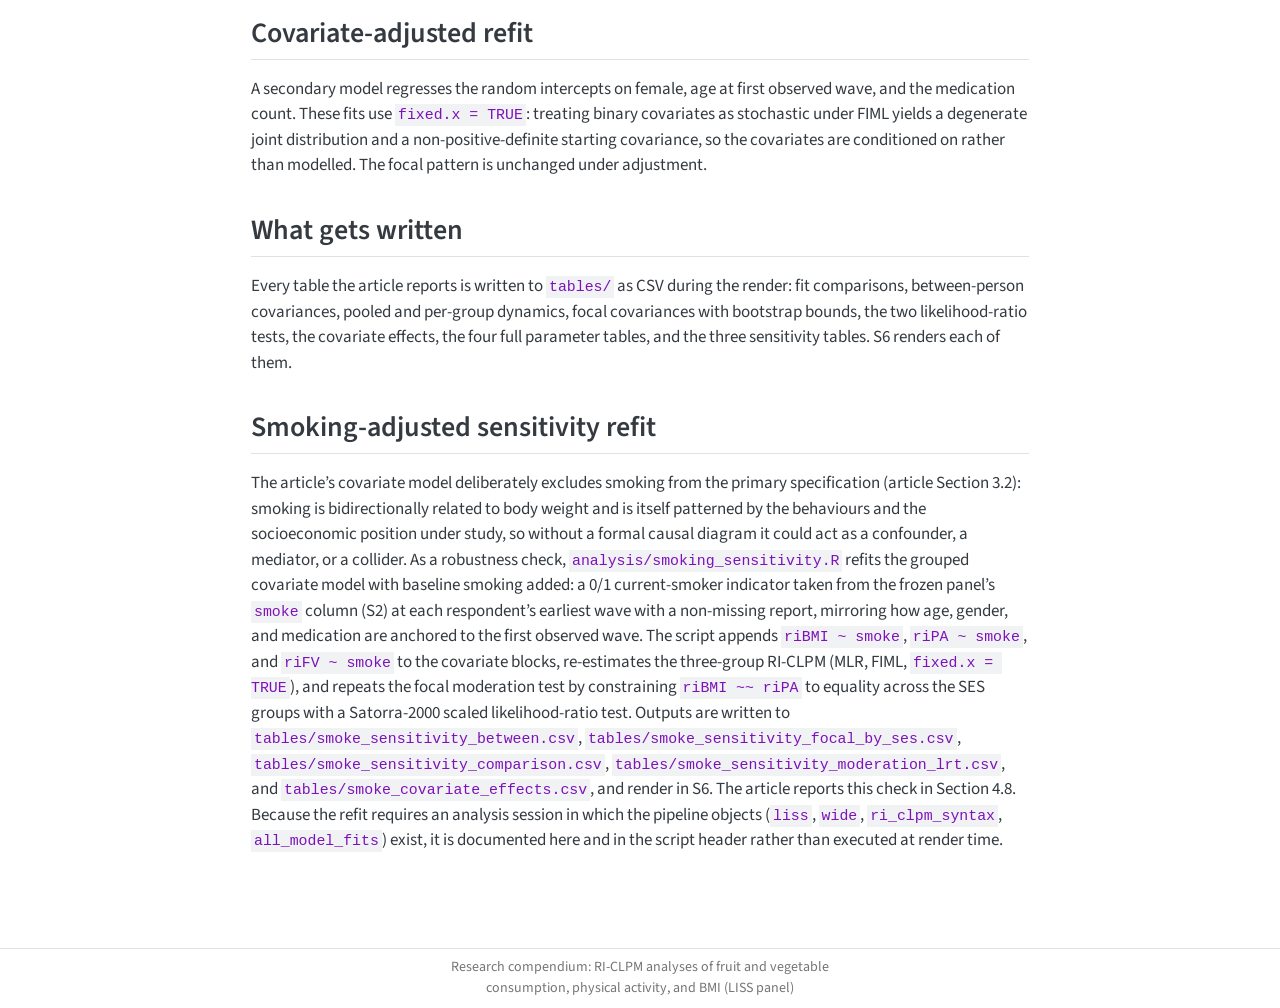
<file: 05-models-and-inference.html>
<!DOCTYPE html>
<html xmlns="http://www.w3.org/1999/xhtml" lang="en" xml:lang="en"><head>

<meta charset="utf-8">
<meta name="generator" content="quarto-1.10.18">

<meta name="viewport" content="width=device-width, initial-scale=1.0, user-scalable=yes">


<title>S5 · Models and inference – Reciprocal health dynamics</title>
<style>
/* Default styles provided by pandoc.
** See https://pandoc.org/MANUAL.html#variables-for-html for config info.
*/
span.smallcaps{font-variant: small-caps;}
div.columns{display: flex; gap: 1.5em;}
div.column{flex: auto;}
@media screen {
div.columns{gap: min(4vw, 1.5em);}
div.column{overflow-x: auto;}
}
div.hanging-indent{margin-left: 1.5em; text-indent: -1.5em;}
ul.task-list{list-style: none;}
ul.task-list li input[type="checkbox"] {
  width: 0.8em;
  margin: 0 0.8em 0.2em -1em; /* quarto-specific, see https://github.com/quarto-dev/quarto-cli/issues/4556 */ 
  vertical-align: middle;
}
/* CSS for syntax highlighting */
html { -webkit-text-size-adjust: 100%; }
pre > code.sourceCode { white-space: pre; position: relative; }
pre > code.sourceCode > span { display: inline-block; line-height: 1.25; }
pre > code.sourceCode > span:empty { height: 1.2em; }
.sourceCode { overflow: visible; }
code.sourceCode > span { color: inherit; text-decoration: inherit; }
div.sourceCode { margin: 1em 0; }
pre.sourceCode { margin: 0; }
@media screen {
div.sourceCode { overflow: auto; }
}
@media print {
pre > code.sourceCode { white-space: pre-wrap; }
pre > code.sourceCode > span { text-indent: -5em; padding-left: 5em; }
}
pre.numberSource code
  { counter-reset: source-line 0; }
pre.numberSource code > span
  { position: relative; left: -4em; counter-increment: source-line; }
pre.numberSource code > span > a:first-child::before
  { content: counter(source-line);
    position: relative; left: -1em; text-align: right; vertical-align: baseline;
    border: none; display: inline-block;
    -webkit-touch-callout: none; -webkit-user-select: none;
    -khtml-user-select: none; -moz-user-select: none;
    -ms-user-select: none; user-select: none;
    padding: 0 4px; width: 4em;
  }
pre.numberSource { margin-left: 3em;  padding-left: 4px; }
div.sourceCode
  {   }
@media screen {
pre > code.sourceCode > span > a:first-child::before { text-decoration: underline; }
}
</style>


<script src="site_libs/quarto-nav/quarto-nav.js"></script>
<script src="site_libs/quarto-nav/headroom.min.js"></script>
<script src="site_libs/clipboard/clipboard.min.js"></script>
<script src="site_libs/quarto-search/autocomplete.umd.js"></script>
<script src="site_libs/quarto-search/fuse.min.js"></script>
<script src="site_libs/quarto-search/quarto-search.js"></script>
<meta name="quarto:offset" content="./">
<script src="site_libs/quarto-html/quarto.js" type="module"></script>
<script src="site_libs/quarto-html/tabsets/tabsets.js" type="module"></script>
<script src="site_libs/quarto-html/popper.min.js"></script>
<script src="site_libs/quarto-html/tippy.umd.min.js"></script>
<script src="site_libs/quarto-html/anchor.min.js"></script>
<link href="site_libs/quarto-html/tippy.css" rel="stylesheet">
<link href="site_libs/quarto-html/quarto-syntax-highlighting-64a204ab8560d761af7679ceaba22944.css" rel="stylesheet" id="quarto-text-highlighting-styles">
<script src="site_libs/bootstrap/bootstrap.min.js"></script>
<link href="site_libs/bootstrap/bootstrap-icons.css" rel="stylesheet">
<link href="site_libs/bootstrap/bootstrap-688947ef8e17ec34846c736dad635336.min.css" rel="stylesheet" append-hash="true" id="quarto-bootstrap" data-mode="light">
<script id="quarto-search-options" type="application/json">{
  "location": "sidebar",
  "copy-button": false,
  "collapse-after": 3,
  "panel-placement": "start",
  "type": "textbox",
  "limit": 50,
  "keyboard-shortcut": [
    "f",
    "/",
    "s"
  ],
  "show-item-context": false,
  "language": {
    "search-no-results-text": "No results",
    "search-matching-documents-text": "matching documents",
    "search-copy-link-title": "Copy link to search",
    "search-hide-matches-text": "Hide additional matches",
    "search-more-match-text": "more match in this document",
    "search-more-matches-text": "more matches in this document",
    "search-clear-button-title": "Clear",
    "search-text-placeholder": "",
    "search-detached-cancel-button-title": "Cancel",
    "search-submit-button-title": "Submit",
    "search-label": "Search"
  }
}</script>


<meta property="og:title" content="S5 · Models and inference – Reciprocal health dynamics">
<meta property="og:description" content="Online supplementary material on diet, physical activity, and BMI in the Dutch LISS panel, with model specifications, results, and reproducible code.">
<meta property="og:image" content="https://siardv.github.io/diet-activity-bmi-riclpm/figures/fig-model-diagram.png">
<meta property="og:site_name" content="Reciprocal health dynamics">
<meta property="og:image:alt" content="Two-panel comparison of the CLPM among observed scores and the RI-CLPM separating stable traits from within-person BMI, physical activity, and fruit and vegetable consumption dynamics.">
<meta property="og:image:height" content="2193">
<meta property="og:image:width" content="1686">
<meta name="twitter:title" content="S5 · Models and inference – Reciprocal health dynamics">
<meta name="twitter:description" content="Online supplementary material on diet, physical activity, and BMI in the Dutch LISS panel, with model specifications, results, and reproducible code.">
<meta name="twitter:image" content="https://siardv.github.io/diet-activity-bmi-riclpm/figures/fig-model-diagram.png">
<meta name="twitter:card" content="summary_large_image">
<meta name="twitter:image:alt" content="Two-panel comparison of the CLPM among observed scores and the RI-CLPM separating stable traits from within-person BMI, physical activity, and fruit and vegetable consumption dynamics.">
<meta name="twitter:image-height" content="2193">
<meta name="twitter:image-width" content="1686">
</head>

<body class="nav-sidebar docked quarto-light">

<div id="quarto-search-results"></div>
  <header id="quarto-header" class="headroom fixed-top">
  <nav class="quarto-secondary-nav">
    <div class="container-fluid d-flex">
      <button type="button" class="quarto-btn-toggle btn" data-bs-toggle="collapse" role="button" data-bs-target=".quarto-sidebar-collapse-item" aria-controls="quarto-sidebar" aria-expanded="false" aria-label="Toggle sidebar navigation" onclick="if (window.quartoToggleHeadroom) { window.quartoToggleHeadroom(); }">
        <i class="bi bi-layout-text-sidebar-reverse"></i>
      </button>
        <nav class="quarto-page-breadcrumbs" aria-label="breadcrumb"><ol class="breadcrumb"><li class="breadcrumb-item"><a href="./05-models-and-inference.html">S5 · Models and inference</a></li></ol></nav>
        <a class="flex-grow-1" role="navigation" data-bs-toggle="collapse" data-bs-target=".quarto-sidebar-collapse-item" aria-controls="quarto-sidebar" aria-expanded="false" aria-label="Toggle sidebar navigation" onclick="if (window.quartoToggleHeadroom) { window.quartoToggleHeadroom(); }">      
        </a>
      <button type="button" class="btn quarto-search-button" aria-label="Search" onclick="window.quartoOpenSearch();">
        <i class="bi bi-search"></i>
      </button>
    </div>
  </nav>
</header>
<!-- content -->
<div id="quarto-content" class="quarto-container page-columns page-rows-contents page-layout-article">
<!-- sidebar -->
  <nav id="quarto-sidebar" class="sidebar collapse collapse-horizontal quarto-sidebar-collapse-item sidebar-navigation docked overflow-auto">
    <div class="pt-lg-2 mt-2 text-left sidebar-header">
    <div class="sidebar-title mb-0 py-0">
      <a href="./">Reciprocal health dynamics</a> 
    </div>
      </div>
        <div class="mt-2 flex-shrink-0 align-items-center">
        <div class="sidebar-search">
        <div id="quarto-search" class="" title="Search"></div>
        </div>
        </div>
    <div class="sidebar-menu-container"> 
    <ul class="list-unstyled mt-1">
        <li class="sidebar-item">
  <div class="sidebar-item-container"> 
  <a href="./index.html" class="sidebar-item-text sidebar-link">
 <span class="menu-text">Online supplementary material: a guided tour</span></a>
  </div>
</li>
        <li class="sidebar-item">
  <div class="sidebar-item-container"> 
  <a href="./01-data-acquisition-with-lissr.html" class="sidebar-item-text sidebar-link">
 <span class="menu-text">S1 · Data acquisition with lissr</span></a>
  </div>
</li>
        <li class="sidebar-item">
  <div class="sidebar-item-container"> 
  <a href="./02-building-the-panel.html" class="sidebar-item-text sidebar-link">
 <span class="menu-text">S2 · Building the panel</span></a>
  </div>
</li>
        <li class="sidebar-item">
  <div class="sidebar-item-container"> 
  <a href="./03-sample-selection-with-weasel.html" class="sidebar-item-text sidebar-link">
 <span class="menu-text">S3 · Sample selection with weasel</span></a>
  </div>
</li>
        <li class="sidebar-item">
  <div class="sidebar-item-container"> 
  <a href="./04-measures-and-cleaning.html" class="sidebar-item-text sidebar-link">
 <span class="menu-text">S4 · Measures and cleaning</span></a>
  </div>
</li>
        <li class="sidebar-item">
  <div class="sidebar-item-container"> 
  <a href="./05-models-and-inference.html" class="sidebar-item-text sidebar-link active">
 <span class="menu-text">S5 · Models and inference</span></a>
  </div>
</li>
        <li class="sidebar-item">
  <div class="sidebar-item-container"> 
  <a href="./06-results-and-reproduction.html" class="sidebar-item-text sidebar-link">
 <span class="menu-text">S6 · Results and reproduction</span></a>
  </div>
</li>
        <li class="sidebar-item">
  <div class="sidebar-item-container"> 
  <a href="./run_all.html" class="sidebar-item-text sidebar-link">
 <span class="menu-text">S7 · Analysis transcript (run_all)</span></a>
  </div>
</li>
    </ul>
    </div>
</nav>
<div id="quarto-sidebar-glass" class="quarto-sidebar-collapse-item" data-bs-toggle="collapse" data-bs-target=".quarto-sidebar-collapse-item"></div>
<!-- margin-sidebar -->
    <div id="quarto-margin-sidebar" class="sidebar margin-sidebar">
        <nav id="TOC" role="doc-toc" class="toc-active">
    <h2 id="toc-title">On this page</h2>
   
  <ul>
  <li><a href="#two-specifications-one-lag-structure" id="toc-two-specifications-one-lag-structure" class="nav-link active" data-scroll-target="#two-specifications-one-lag-structure">Two specifications, one lag structure</a></li>
  <li><a href="#why-the-comparison-is-descriptive" id="toc-why-the-comparison-is-descriptive" class="nav-link" data-scroll-target="#why-the-comparison-is-descriptive">Why the comparison is descriptive</a></li>
  <li><a href="#constraints-that-are-formally-testable" id="toc-constraints-that-are-formally-testable" class="nav-link" data-scroll-target="#constraints-that-are-formally-testable">Constraints that are formally testable</a></li>
  <li><a href="#measurement-structure-over-time" id="toc-measurement-structure-over-time" class="nav-link" data-scroll-target="#measurement-structure-over-time">Measurement structure over time</a></li>
  <li><a href="#the-moderation-test-and-its-audit" id="toc-the-moderation-test-and-its-audit" class="nav-link" data-scroll-target="#the-moderation-test-and-its-audit">The moderation test and its audit</a></li>
  <li><a href="#construction-audit-sensitivity" id="toc-construction-audit-sensitivity" class="nav-link" data-scroll-target="#construction-audit-sensitivity">Construction-audit sensitivity</a></li>
  <li><a href="#covariate-adjusted-refit" id="toc-covariate-adjusted-refit" class="nav-link" data-scroll-target="#covariate-adjusted-refit">Covariate-adjusted refit</a></li>
  <li><a href="#what-gets-written" id="toc-what-gets-written" class="nav-link" data-scroll-target="#what-gets-written">What gets written</a></li>
  <li><a href="#smoking-adjusted-sensitivity-refit" id="toc-smoking-adjusted-sensitivity-refit" class="nav-link" data-scroll-target="#smoking-adjusted-sensitivity-refit">Smoking-adjusted sensitivity refit</a></li>
  </ul>
</nav>
    </div>
<!-- main -->
<main class="content" id="quarto-document-content">

<header id="title-block-header" class="quarto-title-block default">
<div class="quarto-title">
<h1 class="title">S5 · Models and inference</h1>
</div>



<div class="quarto-title-meta">

    
  
    
  </div>
  


</header>


<p>All models are estimated in <code>lavaan</code> with robust maximum likelihood (<code>MLR</code>), full-information maximum likelihood for missingness, and, for the grouped fits, <code>group = "ses"</code> over the three educational strata. The pipeline chunks live in <code>analysis/reciprocal-health-dynamics.R</code>; the rendered transcript (S7) shows each with its output, and its section numbers are cited below.</p>
<section id="two-specifications-one-lag-structure" class="level2">
<h2 class="anchored" data-anchor-id="two-specifications-one-lag-structure">Two specifications, one lag structure</h2>
<p>The <strong>CLPM</strong> regresses each observed score at wave <em>t</em> on all three observed scores at wave <em>t − 1</em>, with wave-1 covariances and within-wave residual covariances.</p>
<p>The <strong>RI-CLPM</strong> decomposes each observed score into a grand mean, a person-specific random intercept, and an occasion-specific within-person component, then places the identical lag structure on the within-person components:</p>
<div class="cell">
<div class="code-copy-outer-scaffold"><div class="sourceCode cell-code" id="cb1"><pre class="sourceCode r code-with-copy"><code class="sourceCode r"><span id="cb1-1"><a href="#cb1-1" aria-hidden="true" tabindex="-1"></a>riBMI <span class="ot">=</span><span class="er">~</span> <span class="dv">1</span><span class="sc">*</span>BMI1 <span class="sc">+</span> <span class="dv">1</span><span class="sc">*</span>BMI2 <span class="sc">+</span> <span class="dv">1</span><span class="sc">*</span>BMI3 <span class="sc">+</span> <span class="dv">1</span><span class="sc">*</span>BMI4 <span class="sc">+</span> <span class="dv">1</span><span class="sc">*</span>BMI5 <span class="sc">+</span> <span class="dv">1</span><span class="sc">*</span>BMI6 <span class="sc">+</span> <span class="dv">1</span><span class="sc">*</span>BMI7</span>
<span id="cb1-2"><a href="#cb1-2" aria-hidden="true" tabindex="-1"></a></span>
<span id="cb1-3"><a href="#cb1-3" aria-hidden="true" tabindex="-1"></a>wBMI2 <span class="sc">+</span> wPA2 <span class="sc">+</span> wFV2 <span class="sc">~</span> wBMI1 <span class="sc">+</span> wPA1 <span class="sc">+</span> wFV1</span>
<span id="cb1-4"><a href="#cb1-4" aria-hidden="true" tabindex="-1"></a></span>
<span id="cb1-5"><a href="#cb1-5" aria-hidden="true" tabindex="-1"></a>BMI1 <span class="sc">~</span><span class="er">~</span> <span class="dv">0</span><span class="sc">*</span>BMI1</span></code></pre></div><button title="Copy to Clipboard" class="code-copy-button"><i class="bi"></i></button></div>
</div>
<p>Unit loadings define the random intercepts, observed residual variances are fixed to zero so all variance routes through the intercepts and the within components, wave-1 within covariances are freed, and the three random-intercept variances and three covariances are estimated. The complete parameter output of every fitted model (estimates, standard errors, z statistics, p values, confidence intervals, and standardised values) is released as <code>tables/full_parameters_*.csv</code> and rendered in S6.</p>
<div id="fig-model-diagram" class="quarto-float quarto-figure quarto-figure-center anchored" alt="Two-panel comparison of the CLPM among observed scores and the RI-CLPM separating stable traits from within-person BMI, physical activity, and fruit and vegetable consumption dynamics.">
<figure class="quarto-float quarto-float-fig figure">
<div aria-describedby="fig-model-diagram-caption-0ceaefa1-69ba-4598-a22c-09a6ac19f8ca">
<img src="figures/fig-model-diagram.png" class="img-fluid figure-img" alt="Two-panel comparison of the CLPM among observed scores and the RI-CLPM separating stable traits from within-person BMI, physical activity, and fruit and vegetable consumption dynamics." width="650">
</div>
<figcaption class="quarto-float-caption-bottom quarto-float-caption quarto-float-fig" id="fig-model-diagram-caption-0ceaefa1-69ba-4598-a22c-09a6ac19f8ca">
Figure&nbsp;1: CLPM and RI-CLPM specifications for BMI, physical activity (PA), and fruit and vegetable consumption (FV). The RI-CLPM separates stable between-person differences from within-person dynamics; the focal trait-level BMI–PA covariance is highlighted.
</figcaption>
</figure>
</div>
</section>
<section id="why-the-comparison-is-descriptive" class="level2">
<h2 class="anchored" data-anchor-id="why-the-comparison-is-descriptive">Why the comparison is descriptive</h2>
<p>The CLPM is nested within the RI-CLPM: fixing the three random-intercept variances, and with them the covariances, to zero collapses one into the other. Because those constraints sit on the boundary of the admissible space, the scaled chi-square difference does not follow its nominal distribution (Stoel et al., 2006), so the models are compared on robust fit indices and information criteria. The verdict does not hinge on calibration: the RI-CLPM is superior on every index and preferred by margins of thousands of AIC and BIC points (S6 renders the tables).</p>
</section>
<section id="constraints-that-are-formally-testable" class="level2">
<h2 class="anchored" data-anchor-id="constraints-that-are-formally-testable">Constraints that are formally testable</h2>
<p>Two equality constraints have interior nulls and admit valid scaled likelihood-ratio tests:</p>
<ul>
<li><strong>Time invariance of the lagged paths</strong> (transcript S7, section 6): holding the twenty-seven lagged paths equal across the six wave transitions costs Δχ²(135) = 154.24, p = 0.123; the parsimonious time-invariant dynamics are adopted and reported.</li>
<li><strong>Equality of the within-person dynamics across SES</strong> (transcript S7, across-SES invariance steps): Δχ²(108) = 95.37, p = 0.802, supporting the equal-dynamics specification.</li>
</ul>
<p>The across-SES comparison is reported at two levels only, configural and equal regressions, because the RI-CLPM parameterisation makes the other conventional levels vacuous: loadings are fixed to one (metric equality is automatic) and observed residual variances and covariances are fixed to zero (nothing for “strict” or “residual” equality to constrain).</p>
</section>
<section id="measurement-structure-over-time" class="level2">
<h2 class="anchored" data-anchor-id="measurement-structure-over-time">Measurement structure over time</h2>
<p>With one indicator per construct per wave, classical longitudinal measurement invariance is untestable; instead a stable-trait factor model per construct (seven annual measures on one factor, three correlated factors, via <code>minvariance</code>) is progressively constrained. The transcript’s invariance table reports the standard chi-squares with model df (165, 177, 189, 203) and the scaled chi-squares alongside. Loadings and intercepts hold within conventional fit-change limits; equal residual variances are clearly rejected, which the RI-CLPM accommodates by estimating within-person variances freely per wave.</p>
</section>
<section id="the-moderation-test-and-its-audit" class="level2">
<h2 class="anchored" data-anchor-id="the-moderation-test-and-its-audit">The moderation test and its audit</h2>
<p>The focal question constrains one parameter set: the trait-level BMI-PA covariance, free versus equal across the three strata (transcript S7, section 5):</p>
<div class="cell">
<div class="code-copy-outer-scaffold"><div class="sourceCode cell-code" id="cb2"><pre class="sourceCode r code-with-copy"><code class="sourceCode r"><span id="cb2-1"><a href="#cb2-1" aria-hidden="true" tabindex="-1"></a>free_syntax  <span class="ot">&lt;-</span> ri_clpm_syntax</span>
<span id="cb2-2"><a href="#cb2-2" aria-hidden="true" tabindex="-1"></a>equal_syntax <span class="ot">&lt;-</span> <span class="fu">sub</span>(<span class="st">"riBMI ~~ riPA"</span>, <span class="st">"riBMI ~~ c(rc, rc, rc)*riPA"</span>, ri_clpm_syntax)</span>
<span id="cb2-3"><a href="#cb2-3" aria-hidden="true" tabindex="-1"></a>lavaan<span class="sc">::</span><span class="fu">lavTestLRT</span>(fit_free, fit_equal)</span></code></pre></div><button title="Copy to Clipboard" class="code-copy-button"><i class="bi"></i></button></div>
</div>
<p>The scaled test returns Δχ²(2) = 1.47, p = 0.479, with both information criteria preferring the equal model. Per-group standardised covariances are extracted with delta-method intervals and audited by a seeded percentile bootstrap (R = 1,000, seed 20240501) whose cache sits behind a fit fingerprint, so a ninety-minute computation reruns only when the model actually changes.</p>
</section>
<section id="construction-audit-sensitivity" class="level2">
<h2 class="anchored" data-anchor-id="construction-audit-sensitivity">Construction-audit sensitivity</h2>
<p>Because the frozen input’s BMI embeds construction-stage corrections (S4), the transcript ends with a sensitivity refit (S7, section 7): every audited person-wave in categories <code>value_changed</code> and <code>merged_only</code> is set missing (3,969 BMI observations in the analysis frame) and the pooled model, the grouped model, and the moderation test are re-estimated. The results reproduce the primary analysis: trait-level BMI-PA covariance −1.131 against −1.123, per-stratum standardised values −0.113 / −0.130 / −0.120, the BMI-FV trait association still null, and no socioeconomic moderation (Δχ²(2) = 0.55, p = 0.76). The tables are <code>tables/bmi_sensitivity_*.csv</code>, rendered in S6.</p>
</section>
<section id="covariate-adjusted-refit" class="level2">
<h2 class="anchored" data-anchor-id="covariate-adjusted-refit">Covariate-adjusted refit</h2>
<p>A secondary model regresses the random intercepts on female, age at first observed wave, and the medication count. These fits use <code>fixed.x = TRUE</code>: treating binary covariates as stochastic under FIML yields a degenerate joint distribution and a non-positive-definite starting covariance, so the covariates are conditioned on rather than modelled. The focal pattern is unchanged under adjustment.</p>
</section>
<section id="what-gets-written" class="level2">
<h2 class="anchored" data-anchor-id="what-gets-written">What gets written</h2>
<p>Every table the article reports is written to <code>tables/</code> as CSV during the render: fit comparisons, between-person covariances, pooled and per-group dynamics, focal covariances with bootstrap bounds, the two likelihood-ratio tests, the covariate effects, the four full parameter tables, and the three sensitivity tables. S6 renders each of them.</p>
</section>
<section id="smoking-adjusted-sensitivity-refit" class="level2">
<h2 class="anchored" data-anchor-id="smoking-adjusted-sensitivity-refit">Smoking-adjusted sensitivity refit</h2>
<p>The article’s covariate model deliberately excludes smoking from the primary specification (article Section 3.2): smoking is bidirectionally related to body weight and is itself patterned by the behaviours and the socioeconomic position under study, so without a formal causal diagram it could act as a confounder, a mediator, or a collider. As a robustness check, <code>analysis/smoking_sensitivity.R</code> refits the grouped covariate model with baseline smoking added: a 0/1 current-smoker indicator taken from the frozen panel’s <code>smoke</code> column (S2) at each respondent’s earliest wave with a non-missing report, mirroring how age, gender, and medication are anchored to the first observed wave. The script appends <code>riBMI ~ smoke</code>, <code>riPA ~ smoke</code>, and <code>riFV ~ smoke</code> to the covariate blocks, re-estimates the three-group RI-CLPM (MLR, FIML, <code>fixed.x = TRUE</code>), and repeats the focal moderation test by constraining <code>riBMI ~~ riPA</code> to equality across the SES groups with a Satorra-2000 scaled likelihood-ratio test. Outputs are written to <code>tables/smoke_sensitivity_between.csv</code>, <code>tables/smoke_sensitivity_focal_by_ses.csv</code>, <code>tables/smoke_sensitivity_comparison.csv</code>, <code>tables/smoke_sensitivity_moderation_lrt.csv</code>, and <code>tables/smoke_covariate_effects.csv</code>, and render in S6. The article reports this check in Section 4.8. Because the refit requires an analysis session in which the pipeline objects (<code>liss</code>, <code>wide</code>, <code>ri_clpm_syntax</code>, <code>all_model_fits</code>) exist, it is documented here and in the script header rather than executed at render time.</p>


</section>

</main> <!-- /main -->
<script id="quarto-html-after-body" type="application/javascript">
  window.document.addEventListener("DOMContentLoaded", function (event) {
    const icon = "";
    const anchorJS = new window.AnchorJS();
    anchorJS.options = {
      placement: 'right',
      icon: icon
    };
    anchorJS.add('.anchored');
    const isCodeAnnotation = (el) => {
      for (const clz of el.classList) {
        if (clz.startsWith('code-annotation-')) {                     
          return true;
        }
      }
      return false;
    }
    const onCopySuccess = function(e) {
      // button target
      const button = e.trigger;
      // don't keep focus
      button.blur();
      // flash "checked"
      button.classList.add('code-copy-button-checked');
      var currentTitle = button.getAttribute("title");
      button.setAttribute("title", "Copied!");
      let tooltip;
      if (window.bootstrap) {
        button.setAttribute("data-bs-toggle", "tooltip");
        button.setAttribute("data-bs-placement", "left");
        button.setAttribute("data-bs-title", "Copied!");
        tooltip = new bootstrap.Tooltip(button, 
          { trigger: "manual", 
            customClass: "code-copy-button-tooltip",
            offset: [0, -8]});
        tooltip.show();    
      }
      setTimeout(function() {
        if (tooltip) {
          tooltip.hide();
          button.removeAttribute("data-bs-title");
          button.removeAttribute("data-bs-toggle");
          button.removeAttribute("data-bs-placement");
        }
        button.setAttribute("title", currentTitle);
        button.classList.remove('code-copy-button-checked');
      }, 1000);
      // clear code selection
      e.clearSelection();
    }
    const getTextToCopy = function(trigger) {
      const outerScaffold = trigger.parentElement.cloneNode(true);
      const codeEl = outerScaffold.querySelector('code');
      for (const childEl of codeEl.children) {
        if (isCodeAnnotation(childEl)) {
          childEl.remove();
        }
      }
      return codeEl.innerText;
    }
    const clipboard = new window.ClipboardJS('.code-copy-button:not([data-in-quarto-modal])', {
      text: getTextToCopy
    });
    clipboard.on('success', onCopySuccess);
    if (window.document.getElementById('quarto-embedded-source-code-modal')) {
      const clipboardModal = new window.ClipboardJS('.code-copy-button[data-in-quarto-modal]', {
        text: getTextToCopy,
        container: window.document.getElementById('quarto-embedded-source-code-modal')
      });
      clipboardModal.on('success', onCopySuccess);
    }
      var localhostRegex = new RegExp(/^(?:http|https):\/\/localhost\:?[0-9]*\//);
      var mailtoRegex = new RegExp(/^mailto:/);
        var filterRegex = new RegExp("https:\/\/siardv\.github\.io\/diet-activity-bmi-riclpm\/");
      var isInternal = (href) => {
          return filterRegex.test(href) || localhostRegex.test(href) || mailtoRegex.test(href);
      }
      // Inspect non-navigation links and adorn them if external
     var links = window.document.querySelectorAll('a[href]:not(.nav-link):not(.navbar-brand):not(.toc-action):not(.sidebar-link):not(.sidebar-item-toggle):not(.pagination-link):not(.no-external):not([aria-hidden]):not(.dropdown-item):not(.quarto-navigation-tool):not(.about-link)');
      for (var i=0; i<links.length; i++) {
        const link = links[i];
        if (!isInternal(link.href)) {
          // undo the damage that might have been done by quarto-nav.js in the case of
          // links that we want to consider external
          if (link.dataset.originalHref !== undefined) {
            link.href = link.dataset.originalHref;
          }
        }
      }
    function tippyHover(el, contentFn, onTriggerFn, onUntriggerFn) {
      const config = {
        allowHTML: true,
        maxWidth: 500,
        delay: 100,
        arrow: false,
        appendTo: function(el) {
            return el.parentElement;
        },
        interactive: true,
        interactiveBorder: 10,
        theme: 'quarto',
        placement: 'bottom-start',
      };
      if (contentFn) {
        config.content = contentFn;
      }
      if (onTriggerFn) {
        config.onTrigger = onTriggerFn;
      }
      if (onUntriggerFn) {
        config.onUntrigger = onUntriggerFn;
      }
      window.tippy(el, config); 
    }
    const noterefs = window.document.querySelectorAll('a[role="doc-noteref"]');
    for (var i=0; i<noterefs.length; i++) {
      const ref = noterefs[i];
      tippyHover(ref, function() {
        // use id or data attribute instead here
        let href = ref.getAttribute('data-footnote-href') || ref.getAttribute('href');
        try { href = new URL(href).hash; } catch {}
        const id = href.replace(/^#\/?/, "");
        const note = window.document.getElementById(id);
        if (note) {
          return note.innerHTML;
        } else {
          return "";
        }
      });
    }
    const xrefs = window.document.querySelectorAll('a.quarto-xref');
    const processXRef = (id, note) => {
      // Strip column container classes
      const stripColumnClz = (el) => {
        el.classList.remove("page-full", "page-columns");
        if (el.children) {
          for (const child of el.children) {
            stripColumnClz(child);
          }
        }
      }
      stripColumnClz(note)
      if (id === null || id.startsWith('sec-')) {
        // Special case sections, only their first couple elements
        const container = document.createElement("div");
        if (note.children && note.children.length > 2) {
          container.appendChild(note.children[0].cloneNode(true));
          for (let i = 1; i < note.children.length; i++) {
            const child = note.children[i];
            if (child.tagName === "P" && child.innerText === "") {
              continue;
            } else {
              container.appendChild(child.cloneNode(true));
              break;
            }
          }
          if (window.Quarto?.typesetMath) {
            window.Quarto.typesetMath(container);
          }
          return container.innerHTML
        } else {
          if (window.Quarto?.typesetMath) {
            window.Quarto.typesetMath(note);
          }
          return note.innerHTML;
        }
      } else {
        // Remove any anchor links if they are present
        const anchorLink = note.querySelector('a.anchorjs-link');
        if (anchorLink) {
          anchorLink.remove();
        }
        if (window.Quarto?.typesetMath) {
          window.Quarto.typesetMath(note);
        }
        if (note.classList.contains("callout")) {
          return note.outerHTML;
        } else {
          return note.innerHTML;
        }
      }
    }
    for (var i=0; i<xrefs.length; i++) {
      const xref = xrefs[i];
      tippyHover(xref, undefined, function(instance) {
        instance.disable();
        let url = xref.getAttribute('href');
        let hash = undefined; 
        if (url.startsWith('#')) {
          hash = url;
        } else {
          try { hash = new URL(url).hash; } catch {}
        }
        if (hash) {
          const id = hash.replace(/^#\/?/, "");
          const note = window.document.getElementById(id);
          if (note !== null) {
            try {
              const html = processXRef(id, note.cloneNode(true));
              instance.setContent(html);
            } finally {
              instance.enable();
              instance.show();
            }
          } else {
            // See if we can fetch this
            fetch(url.split('#')[0])
            .then(res => res.text())
            .then(html => {
              const parser = new DOMParser();
              const htmlDoc = parser.parseFromString(html, "text/html");
              const note = htmlDoc.getElementById(id);
              if (note !== null) {
                const html = processXRef(id, note);
                instance.setContent(html);
              } 
            }).finally(() => {
              instance.enable();
              instance.show();
            });
          }
        } else {
          // See if we can fetch a full url (with no hash to target)
          // This is a special case and we should probably do some content thinning / targeting
          fetch(url)
          .then(res => res.text())
          .then(html => {
            const parser = new DOMParser();
            const htmlDoc = parser.parseFromString(html, "text/html");
            const note = htmlDoc.querySelector('main.content');
            if (note !== null) {
              // This should only happen for chapter cross references
              // (since there is no id in the URL)
              // remove the first header
              if (note.children.length > 0 && note.children[0].tagName === "HEADER") {
                note.children[0].remove();
              }
              const html = processXRef(null, note);
              instance.setContent(html);
            } 
          }).finally(() => {
            instance.enable();
            instance.show();
          });
        }
      }, function(instance) {
      });
    }
        let selectedAnnoteEl;
        const selectorForAnnotation = ( cell, annotation) => {
          let cellAttr = 'data-code-cell="' + cell + '"';
          let lineAttr = 'data-code-annotation="' +  annotation + '"';
          const selector = 'span[' + cellAttr + '][' + lineAttr + ']';
          return selector;
        }
        const selectCodeLines = (annoteEl) => {
          const doc = window.document;
          const targetCell = annoteEl.getAttribute("data-target-cell");
          const targetAnnotation = annoteEl.getAttribute("data-target-annotation");
          const annoteSpan = window.document.querySelector(selectorForAnnotation(targetCell, targetAnnotation));
          const lines = annoteSpan.getAttribute("data-code-lines").split(",");
          const lineIds = lines.map((line) => {
            return targetCell + "-" + line;
          })
          let top = null;
          let height = null;
          let parent = null;
          if (lineIds.length > 0) {
              //compute the position of the single el (top and bottom and make a div)
              const el = window.document.getElementById(lineIds[0]);
              top = el.offsetTop;
              height = el.offsetHeight;
              parent = el.parentElement.parentElement;
            if (lineIds.length > 1) {
              const lastEl = window.document.getElementById(lineIds[lineIds.length - 1]);
              const bottom = lastEl.offsetTop + lastEl.offsetHeight;
              height = bottom - top;
            }
            if (top !== null && height !== null && parent !== null) {
              // cook up a div (if necessary) and position it 
              let div = window.document.getElementById("code-annotation-line-highlight");
              if (div === null) {
                div = window.document.createElement("div");
                div.setAttribute("id", "code-annotation-line-highlight");
                div.style.position = 'absolute';
                parent.appendChild(div);
              }
              div.style.top = top - 2 + "px";
              div.style.height = height + 4 + "px";
              div.style.left = 0;
              let gutterDiv = window.document.getElementById("code-annotation-line-highlight-gutter");
              if (gutterDiv === null) {
                gutterDiv = window.document.createElement("div");
                gutterDiv.setAttribute("id", "code-annotation-line-highlight-gutter");
                gutterDiv.style.position = 'absolute';
                const codeCell = window.document.getElementById(targetCell);
                const gutter = codeCell.querySelector('.code-annotation-gutter');
                gutter.appendChild(gutterDiv);
              }
              gutterDiv.style.top = top - 2 + "px";
              gutterDiv.style.height = height + 4 + "px";
            }
            selectedAnnoteEl = annoteEl;
          }
        };
        const unselectCodeLines = () => {
          const elementsIds = ["code-annotation-line-highlight", "code-annotation-line-highlight-gutter"];
          elementsIds.forEach((elId) => {
            const div = window.document.getElementById(elId);
            if (div) {
              div.remove();
            }
          });
          selectedAnnoteEl = undefined;
        };
          // Handle positioning of the toggle
      window.addEventListener(
        "resize",
        throttle(() => {
          elRect = undefined;
          if (selectedAnnoteEl) {
            selectCodeLines(selectedAnnoteEl);
          }
        }, 10)
      );
      function throttle(fn, ms) {
      let throttle = false;
      let timer;
        return (...args) => {
          if(!throttle) { // first call gets through
              fn.apply(this, args);
              throttle = true;
          } else { // all the others get throttled
              if(timer) clearTimeout(timer); // cancel #2
              timer = setTimeout(() => {
                fn.apply(this, args);
                timer = throttle = false;
              }, ms);
          }
        };
      }
        // Attach click handler to the DT
        const annoteDls = window.document.querySelectorAll('dt[data-target-cell]');
        for (const annoteDlNode of annoteDls) {
          annoteDlNode.addEventListener('click', (event) => {
            const clickedEl = event.target;
            if (clickedEl !== selectedAnnoteEl) {
              unselectCodeLines();
              const activeEl = window.document.querySelector('dt[data-target-cell].code-annotation-active');
              if (activeEl) {
                activeEl.classList.remove('code-annotation-active');
              }
              selectCodeLines(clickedEl);
              clickedEl.classList.add('code-annotation-active');
            } else {
              // Unselect the line
              unselectCodeLines();
              clickedEl.classList.remove('code-annotation-active');
            }
          });
        }
    const findCites = (el) => {
      const parentEl = el.parentElement;
      if (parentEl) {
        const cites = parentEl.dataset.cites;
        if (cites) {
          return {
            el,
            cites: cites.split(' ')
          };
        } else {
          return findCites(el.parentElement)
        }
      } else {
        return undefined;
      }
    };
    var bibliorefs = window.document.querySelectorAll('a[role="doc-biblioref"]');
    for (var i=0; i<bibliorefs.length; i++) {
      const ref = bibliorefs[i];
      const citeInfo = findCites(ref);
      if (citeInfo) {
        tippyHover(citeInfo.el, function() {
          var popup = window.document.createElement('div');
          citeInfo.cites.forEach(function(cite) {
            var citeDiv = window.document.createElement('div');
            citeDiv.classList.add('hanging-indent');
            citeDiv.classList.add('csl-entry');
            var biblioDiv = window.document.getElementById('ref-' + cite);
            if (biblioDiv) {
              citeDiv.innerHTML = biblioDiv.innerHTML;
            }
            popup.appendChild(citeDiv);
          });
          return popup.innerHTML;
        });
      }
    }
  });
  </script>
</div> <!-- /content -->
<footer class="footer">
  <div class="nav-footer">
    <div class="nav-footer-left">
      &nbsp;
    </div>   
    <div class="nav-footer-center">
<p>Research compendium: RI-CLPM analyses of fruit and vegetable consumption, physical activity, and BMI (LISS panel)</p>
</div>
    <div class="nav-footer-right">
      &nbsp;
    </div>
  </div>
</footer>




</body></html>
</file>
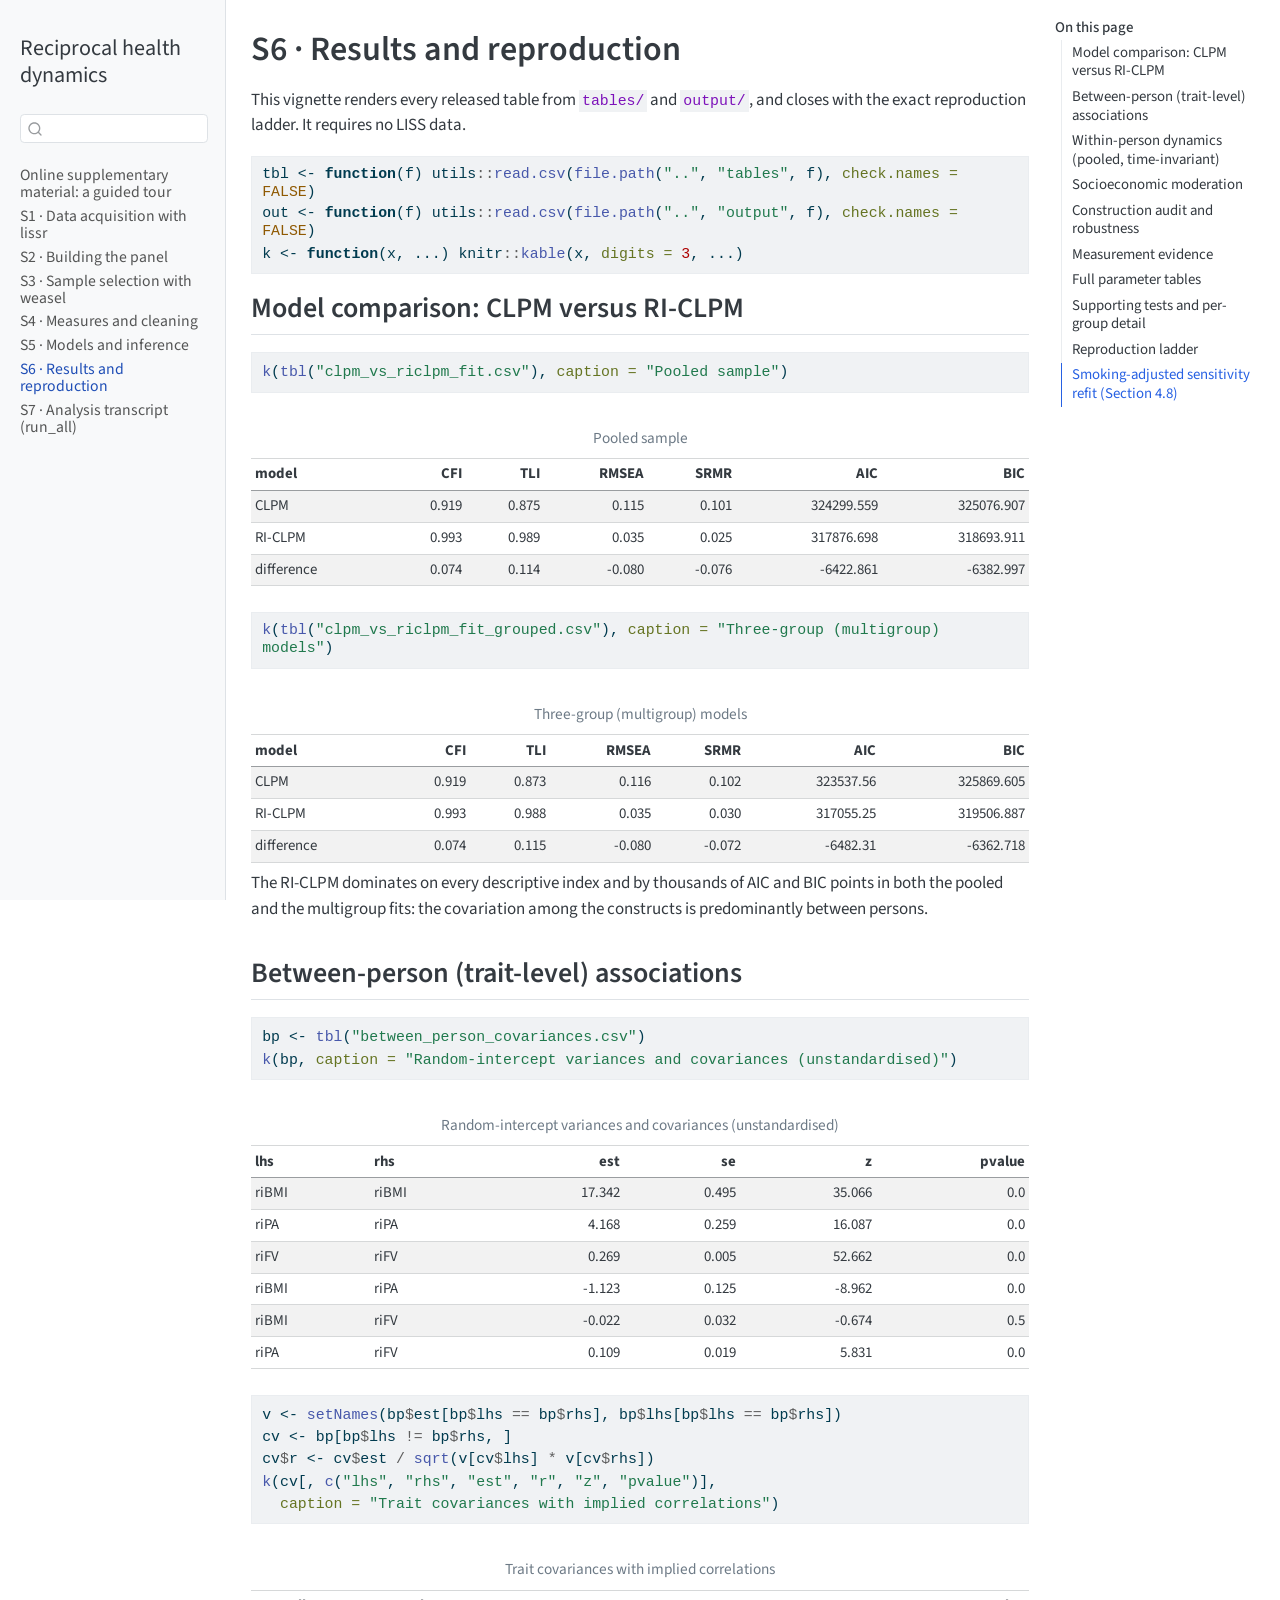
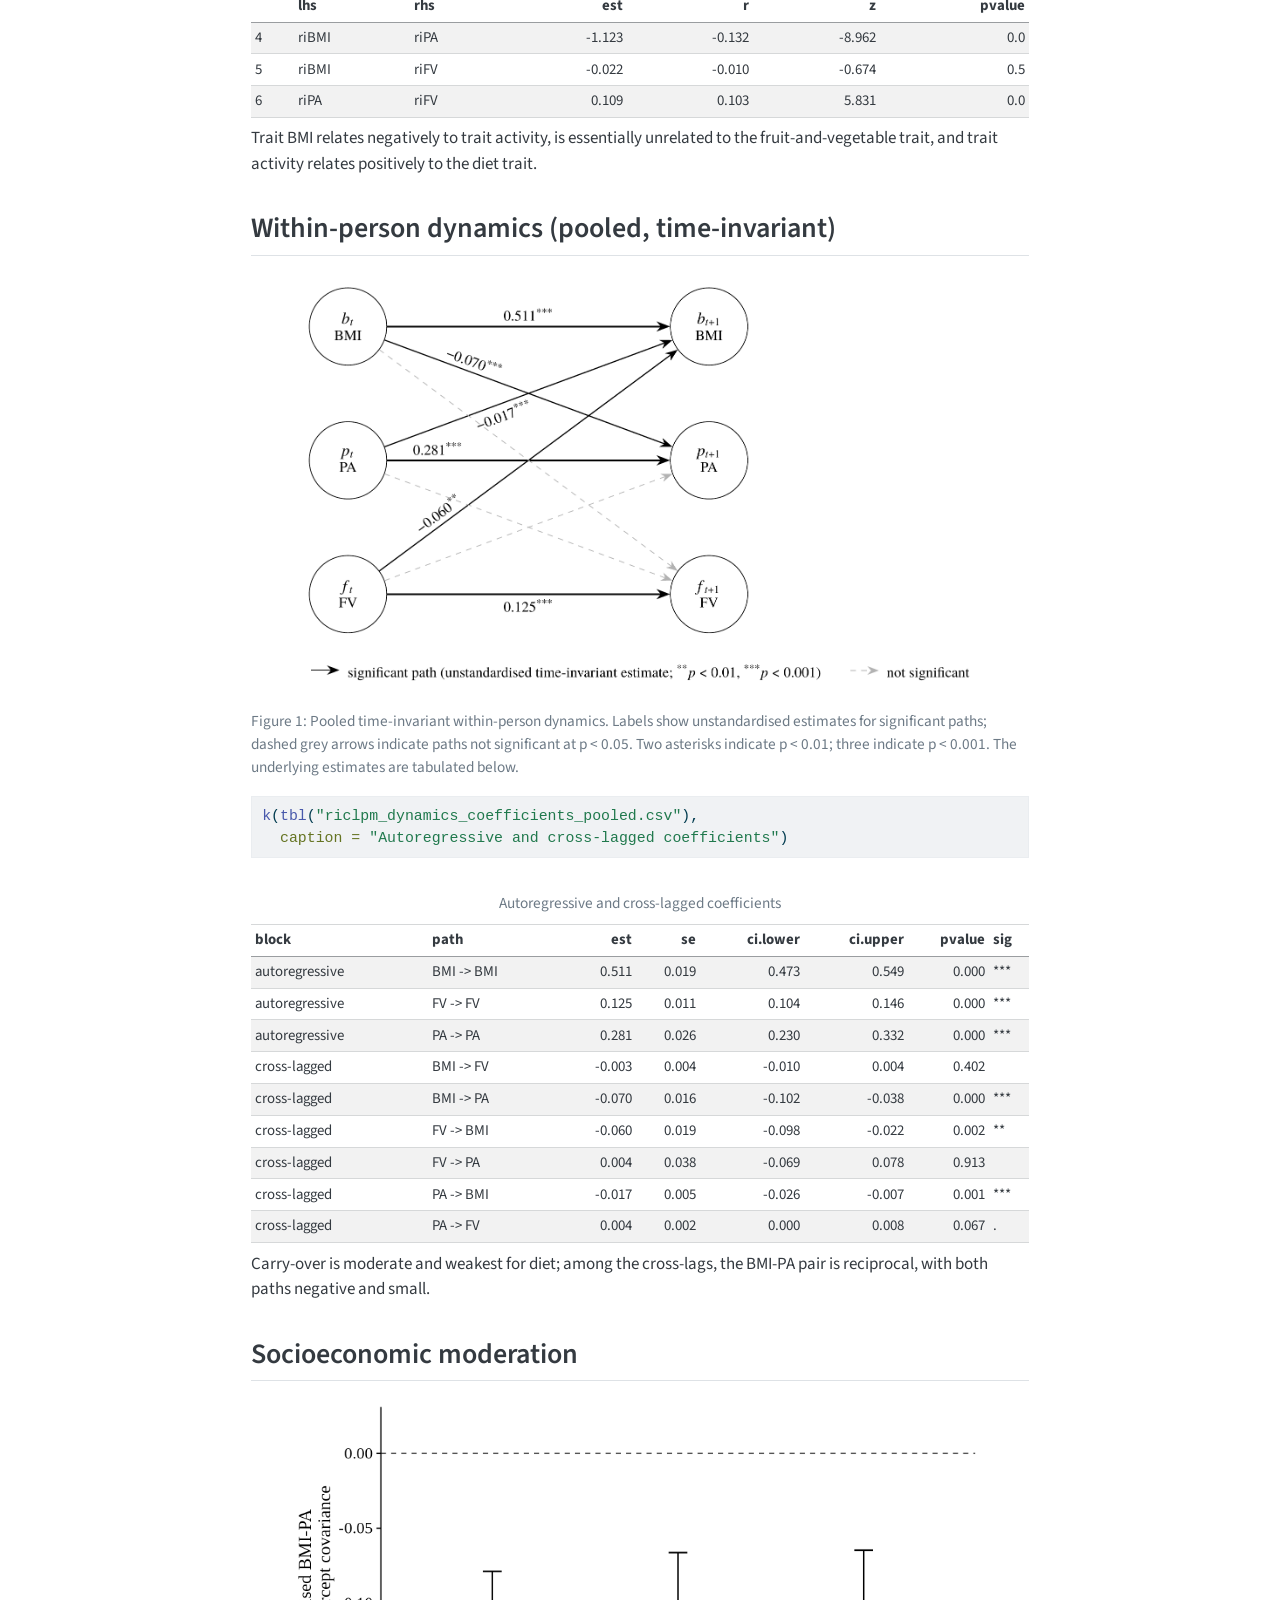
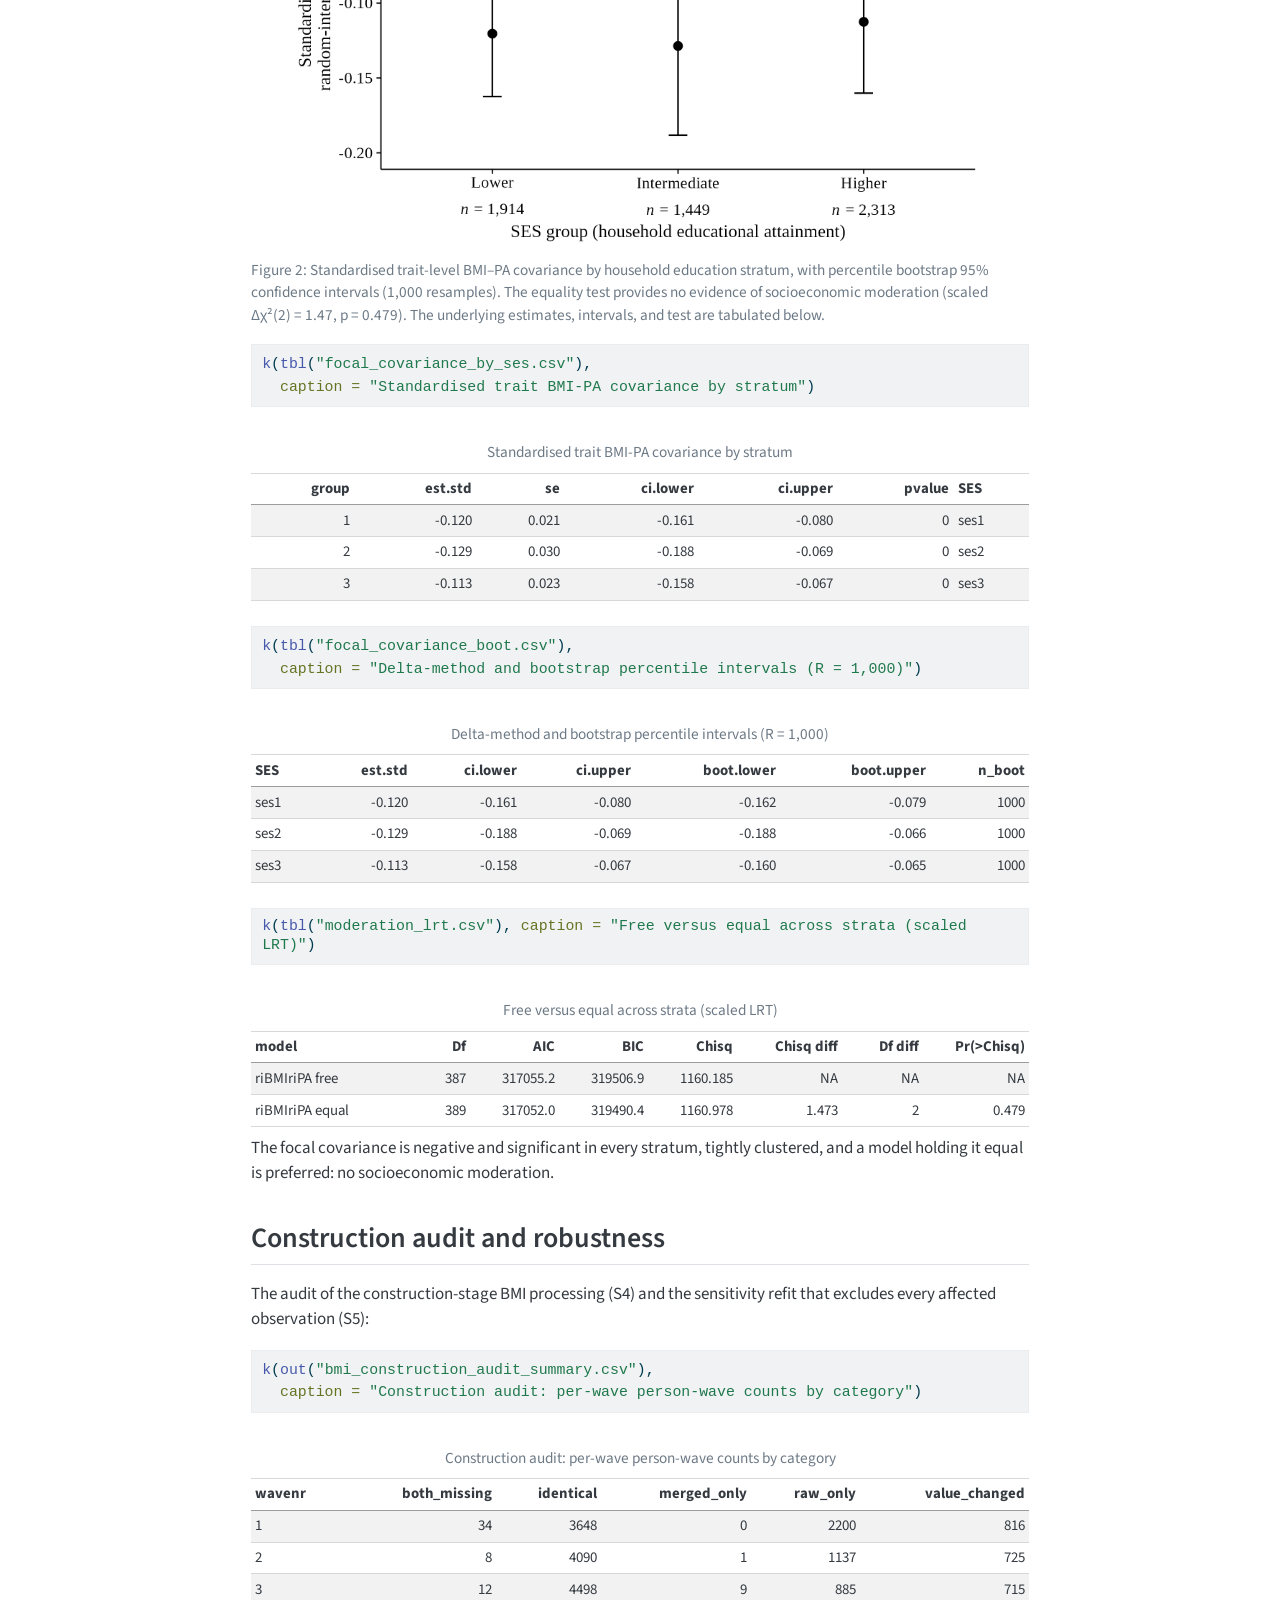
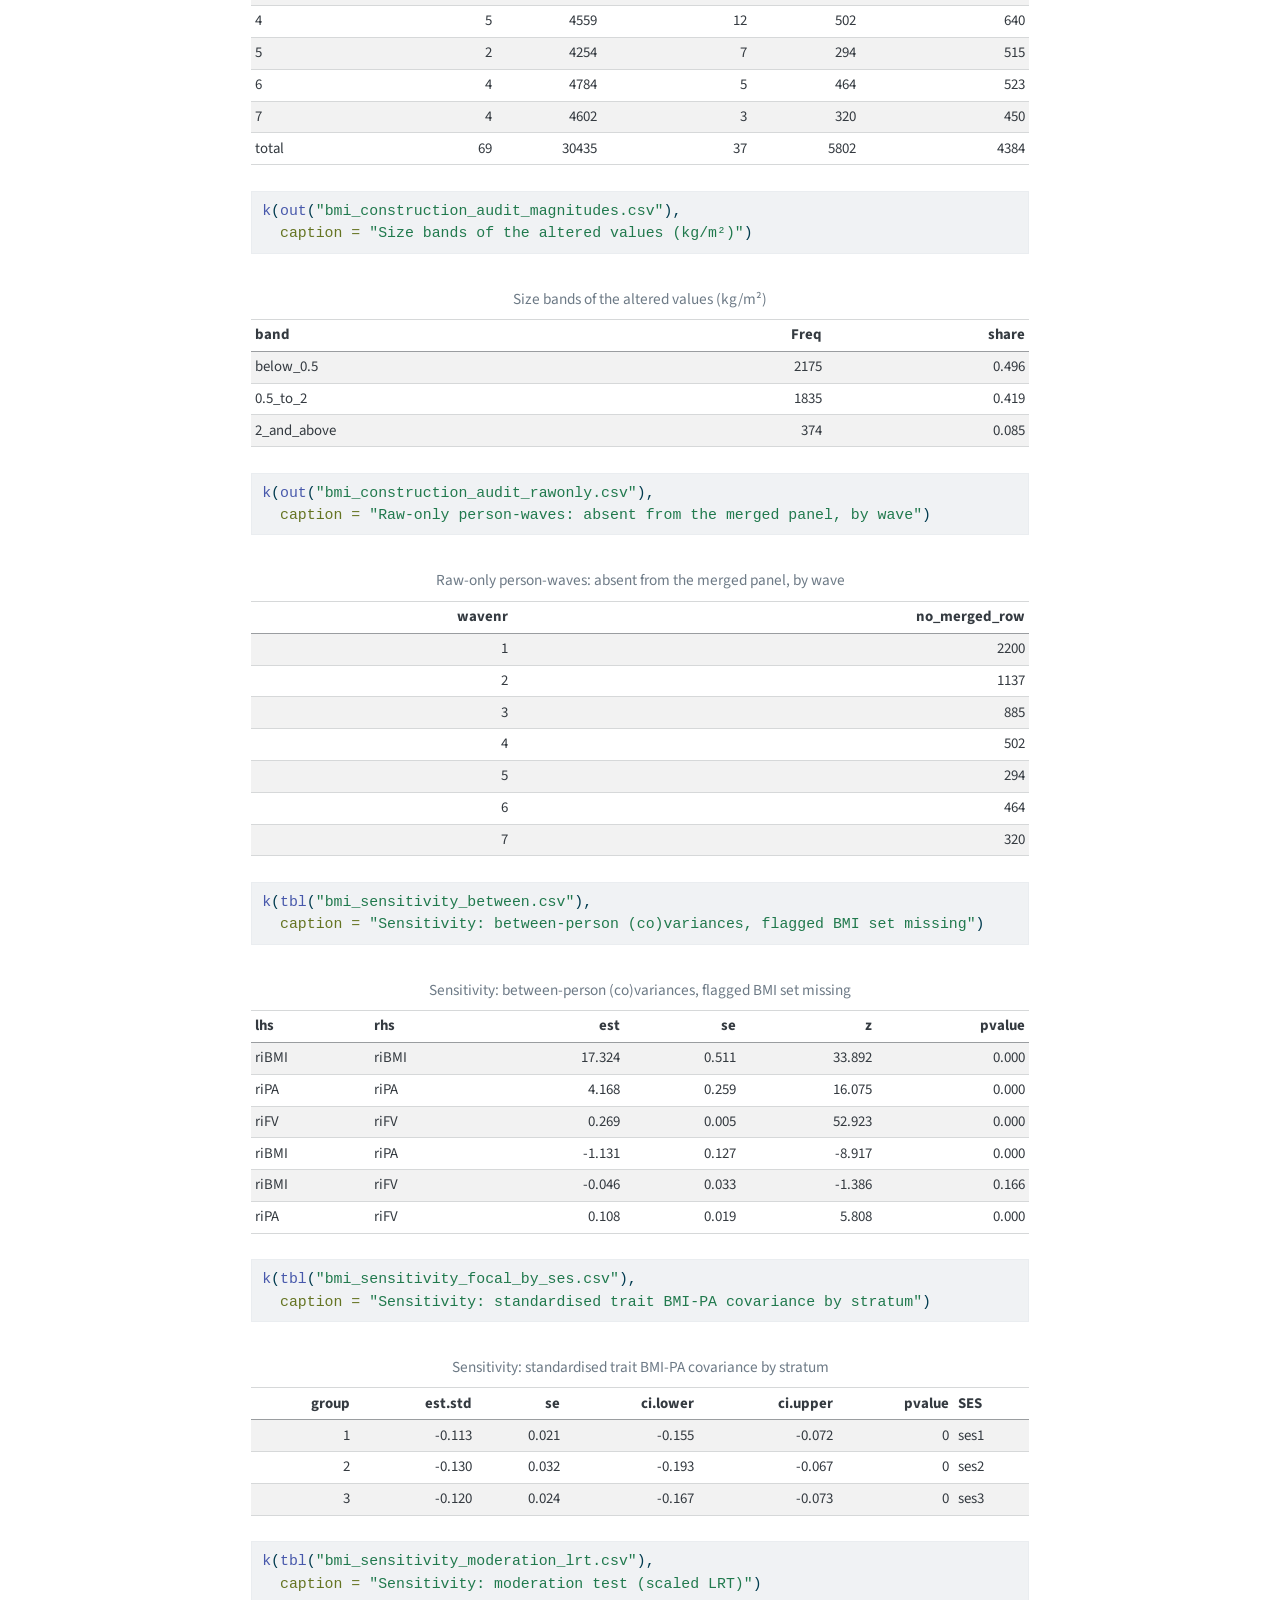
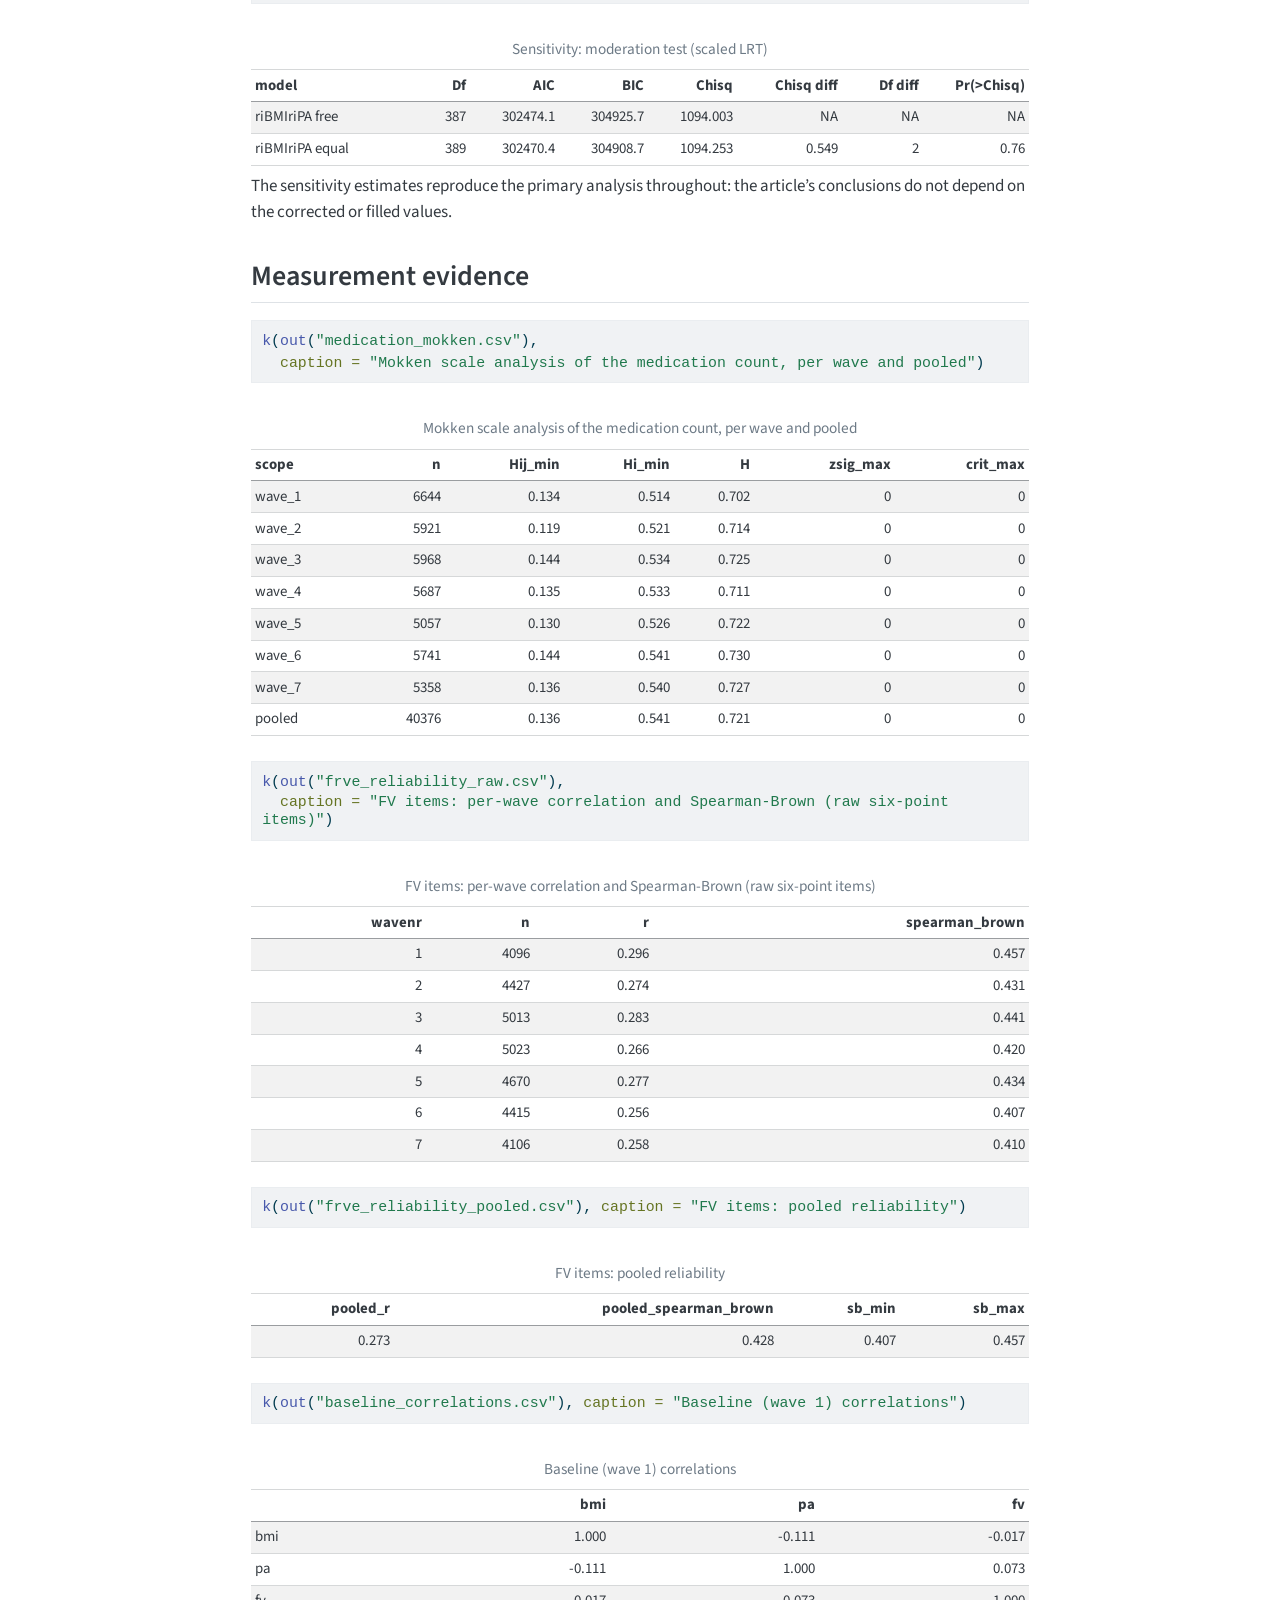
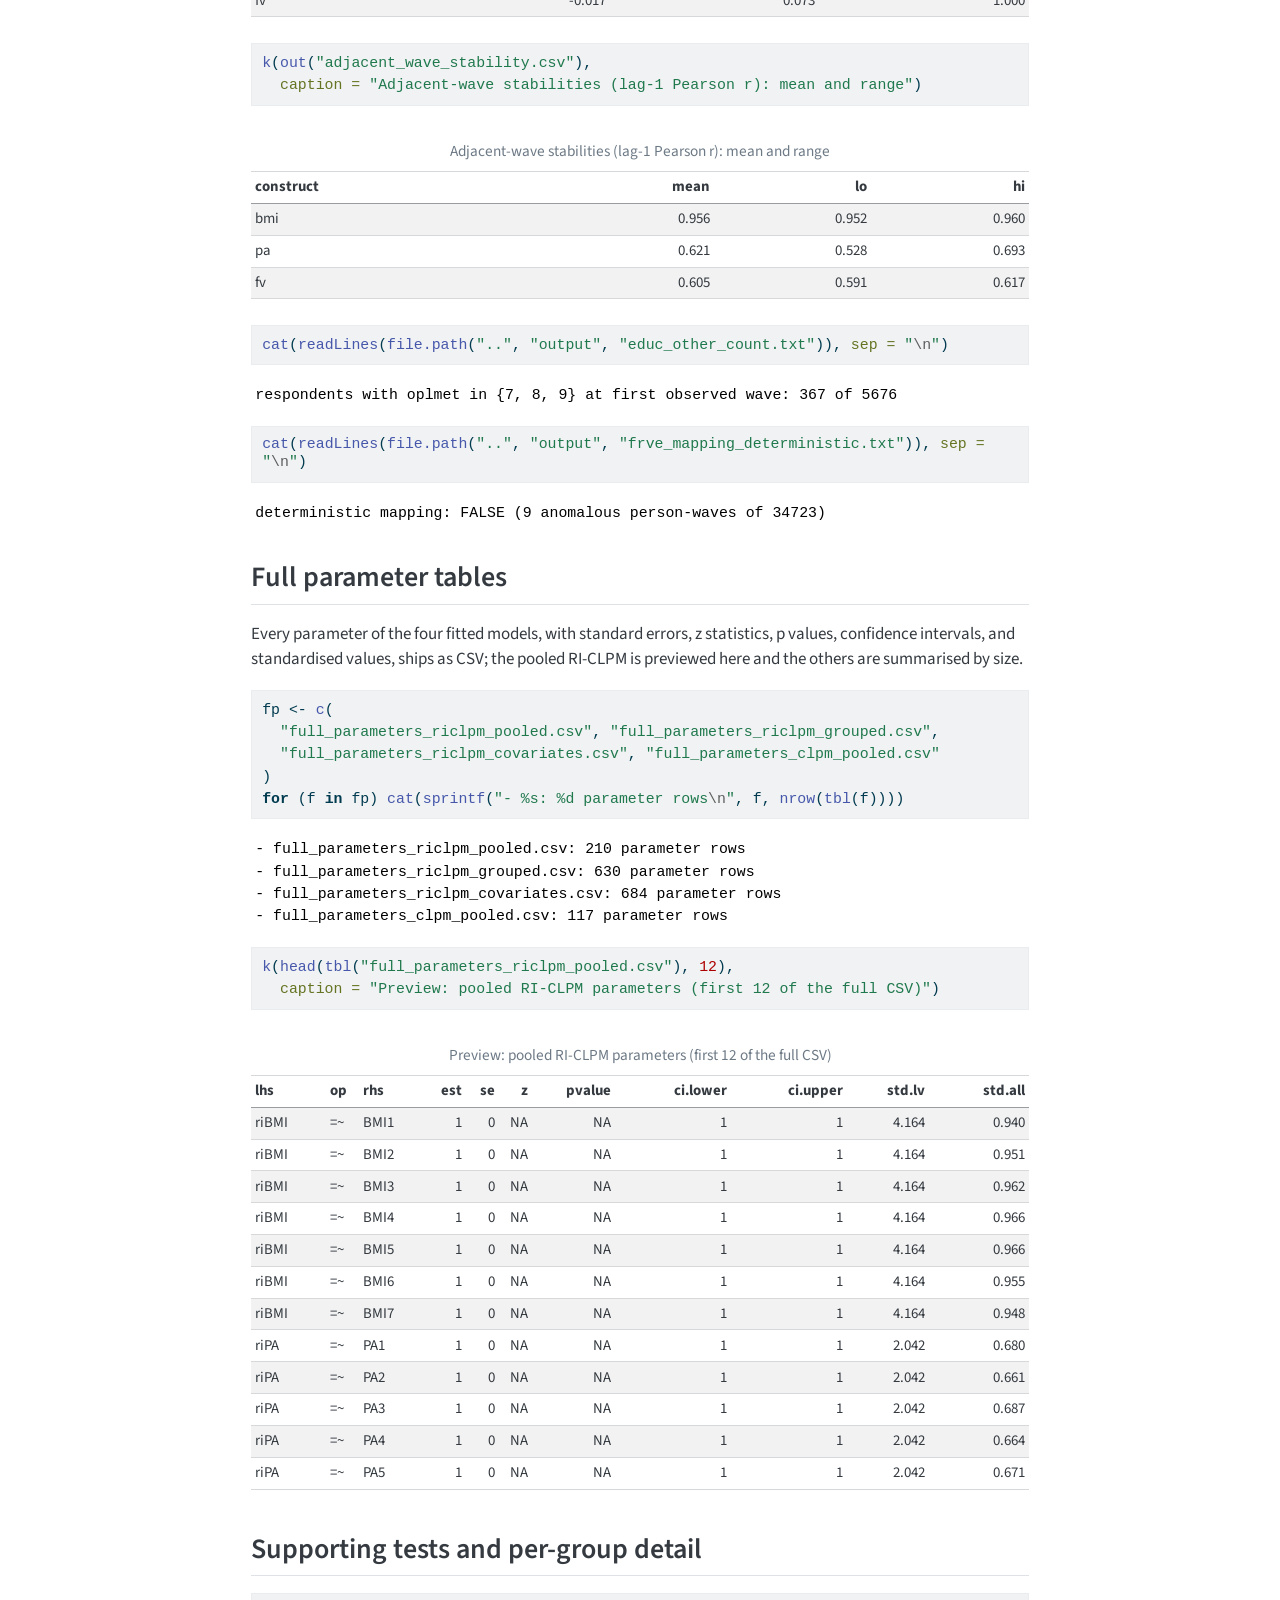
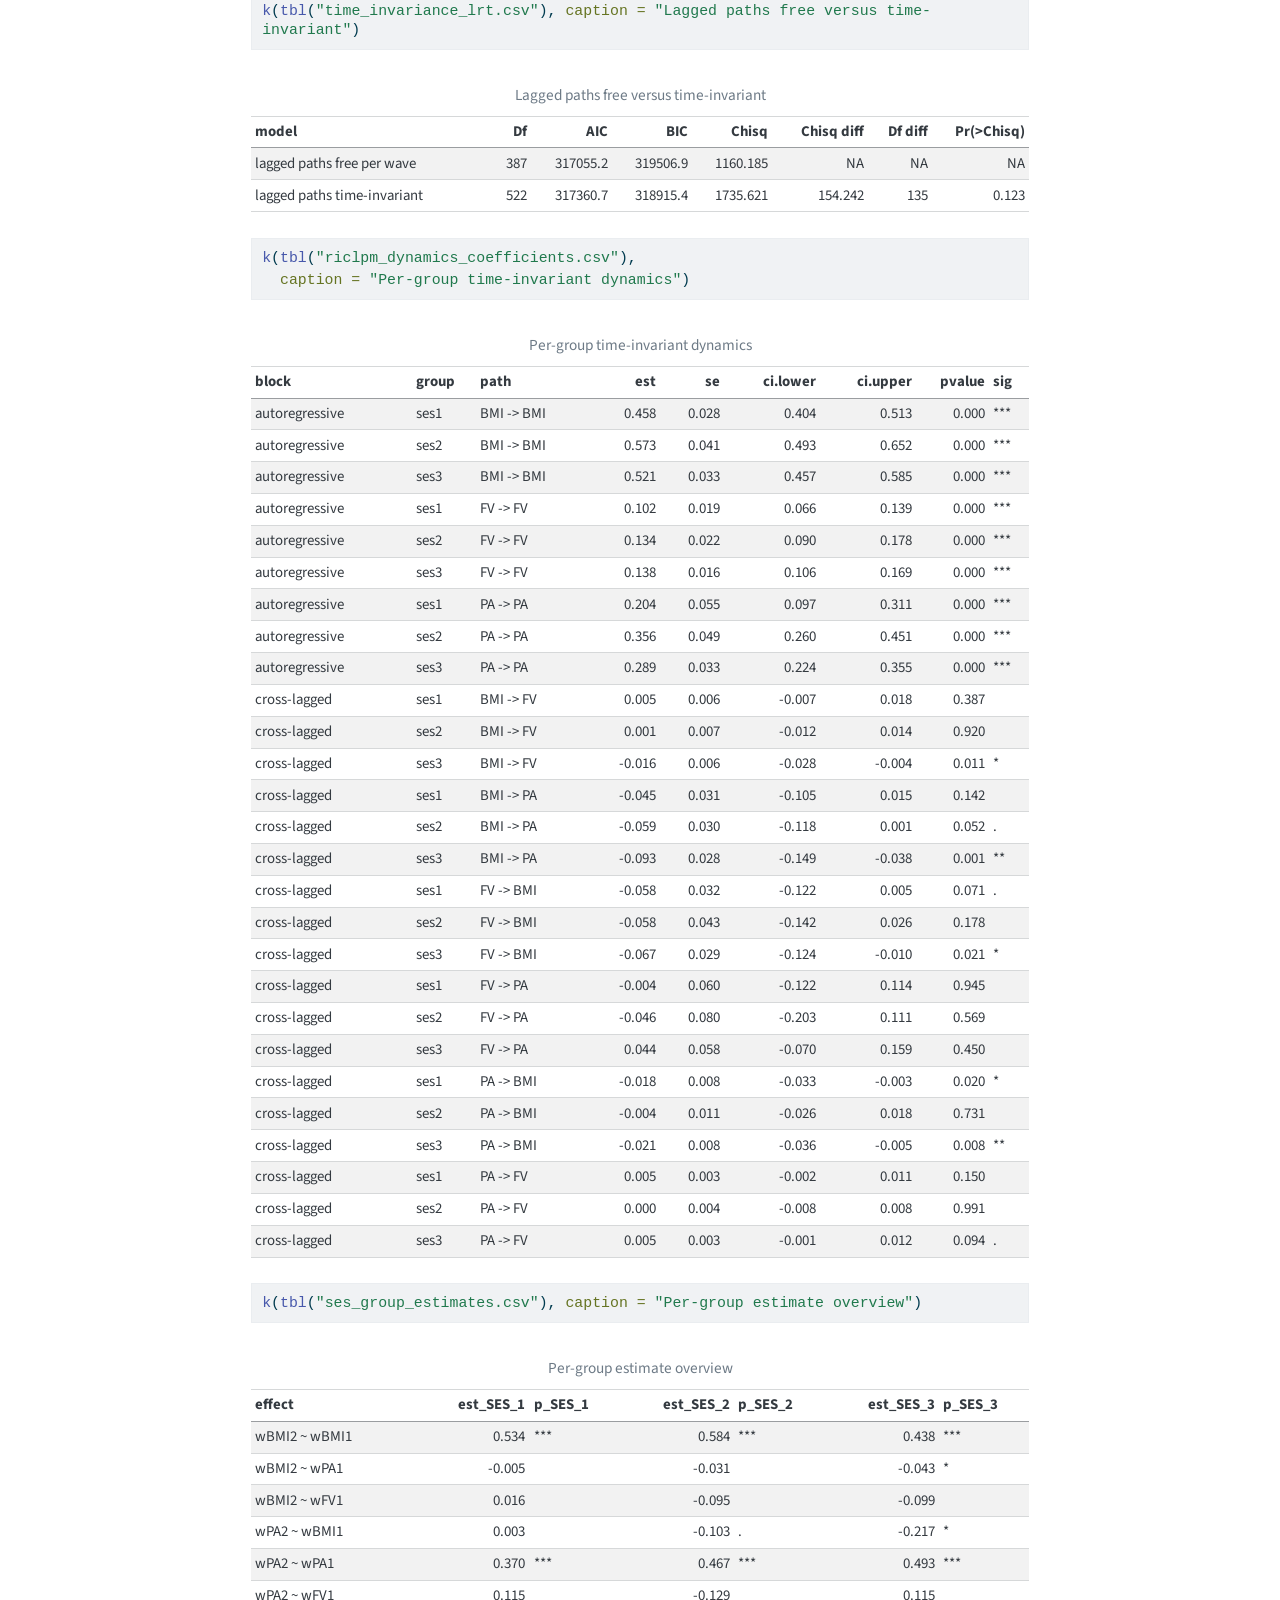
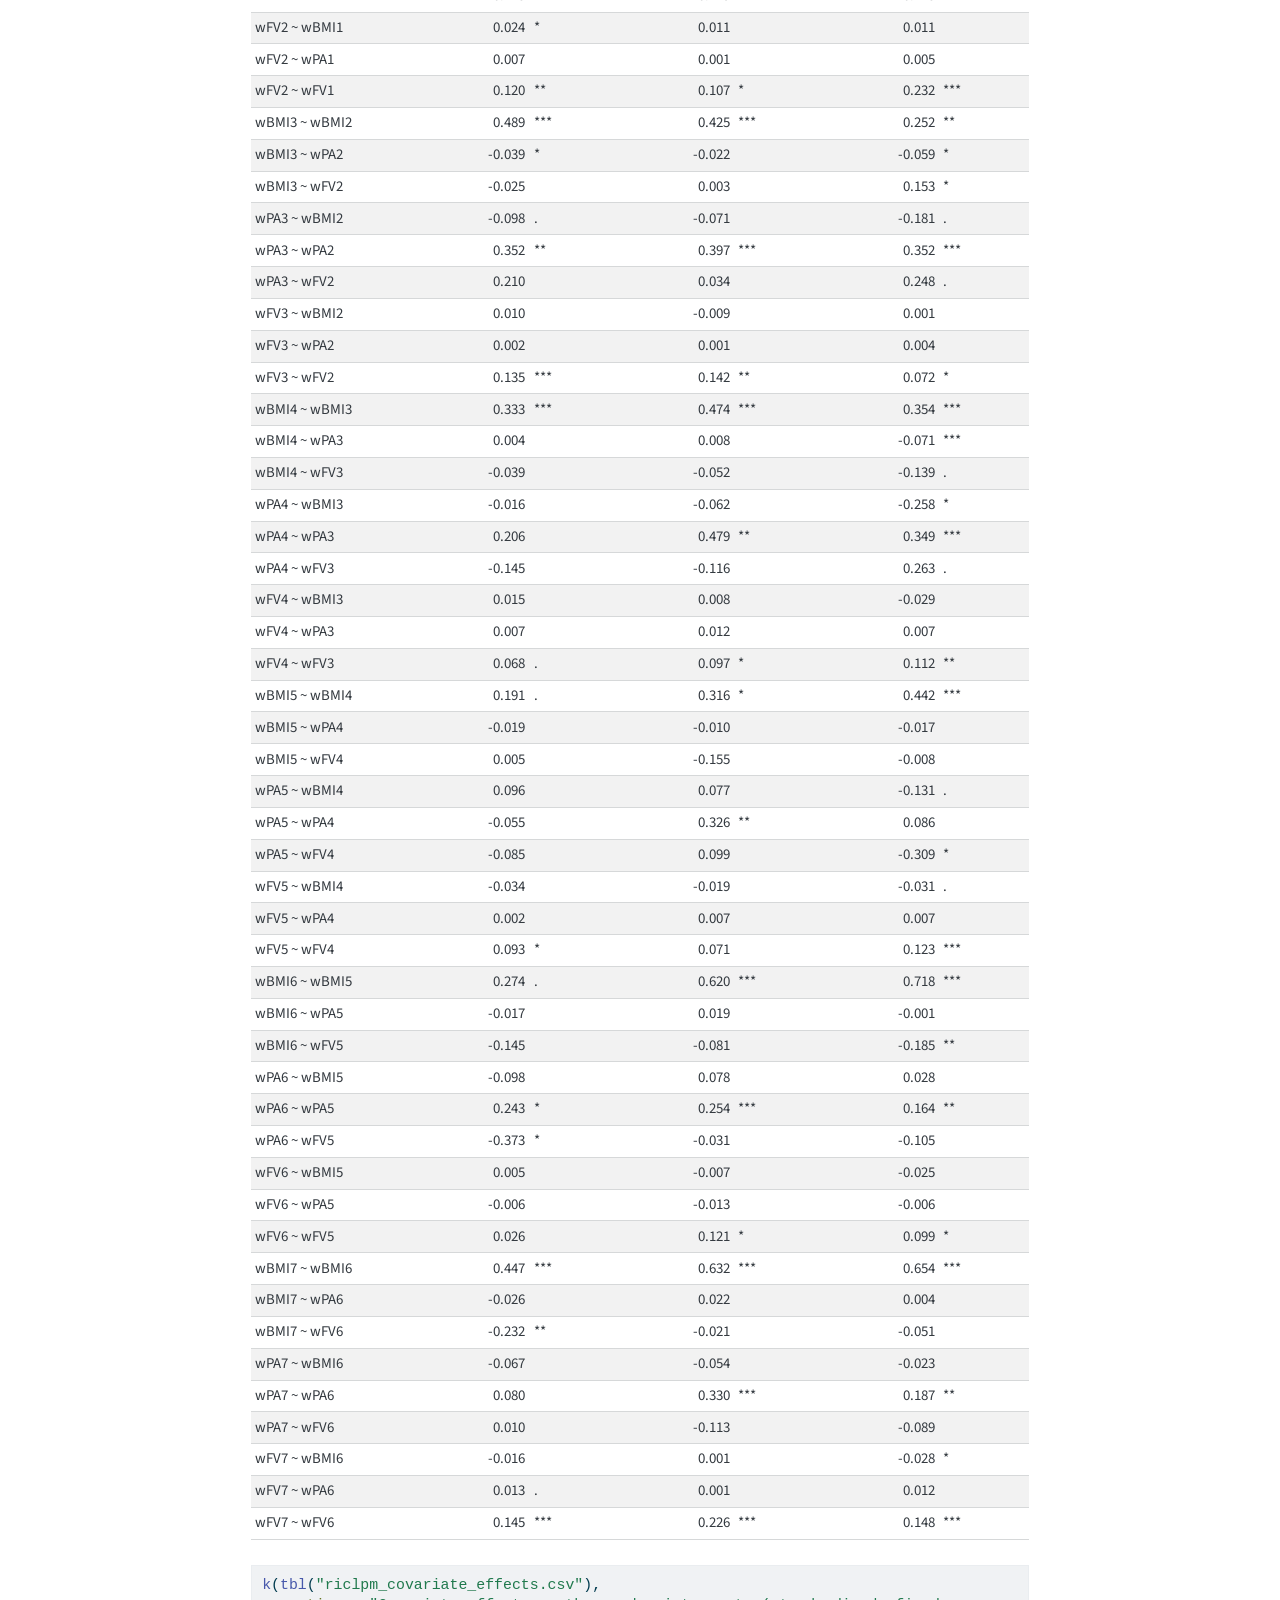
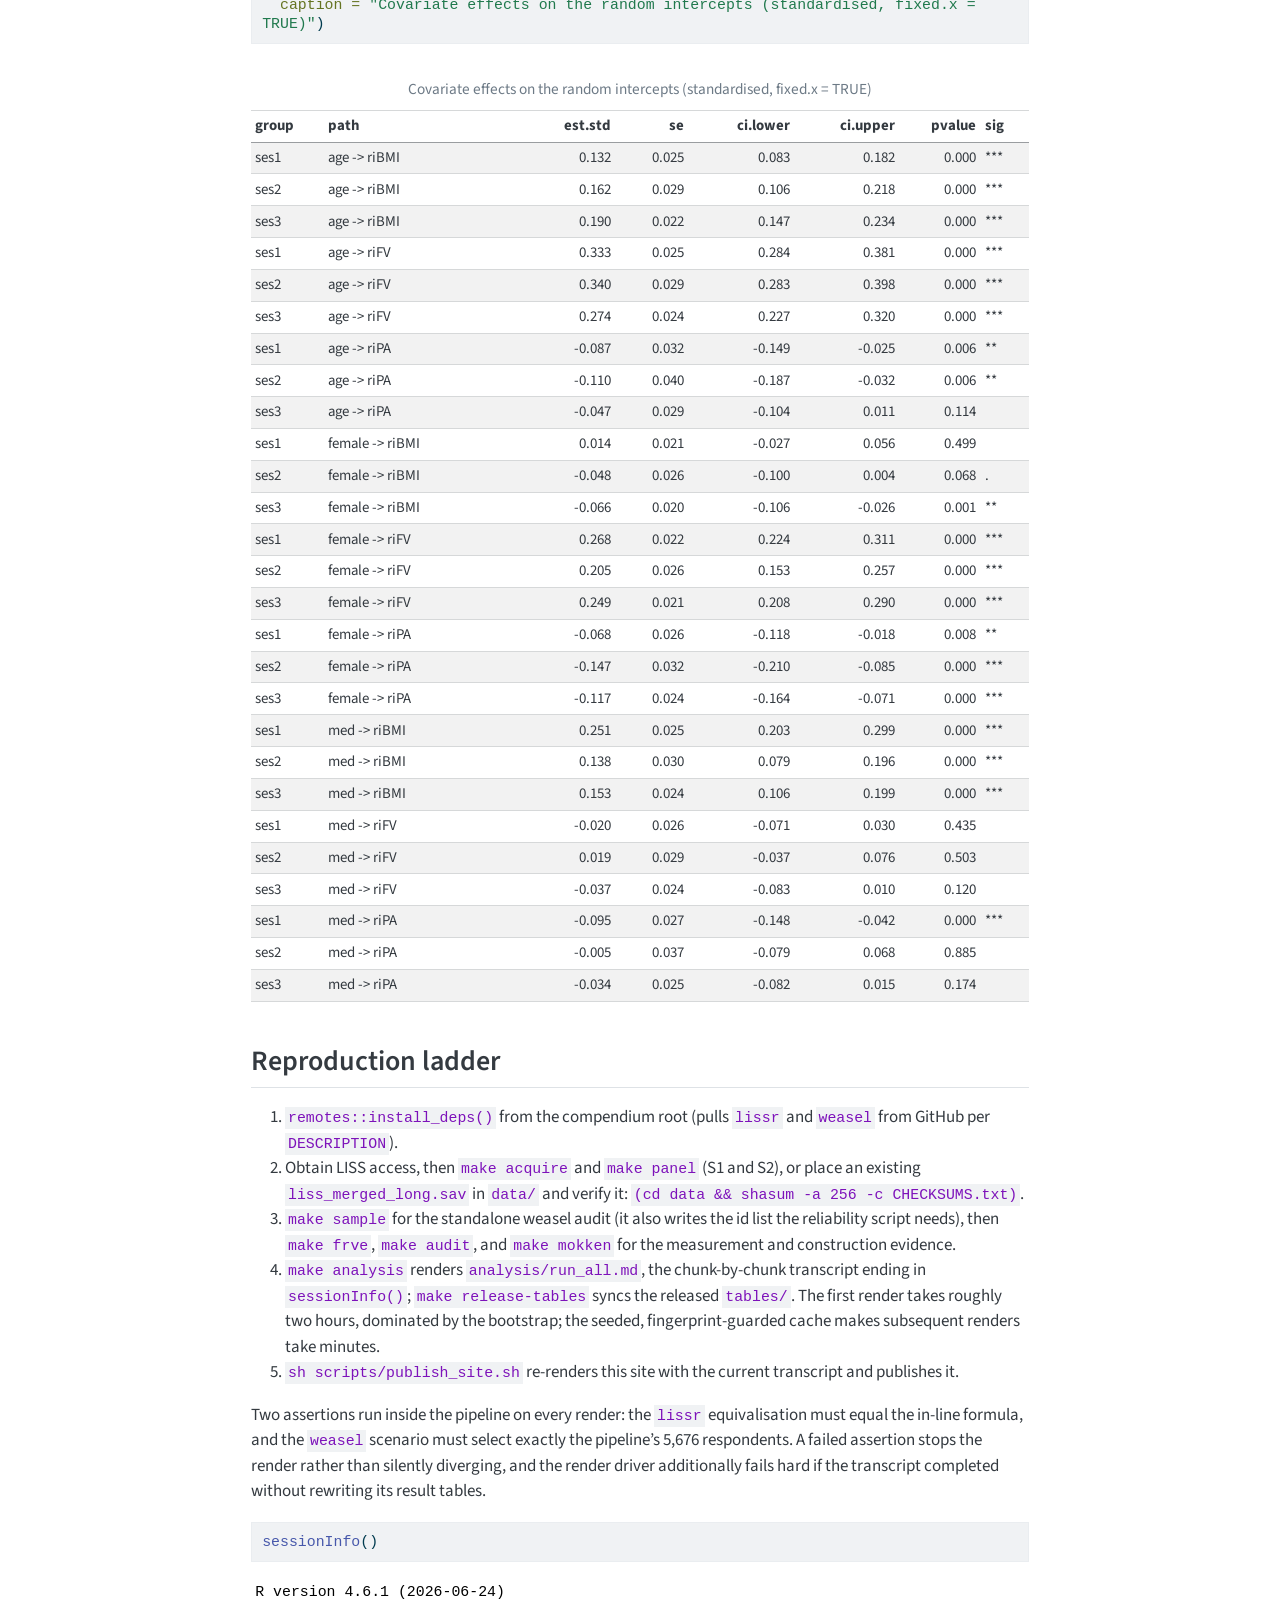
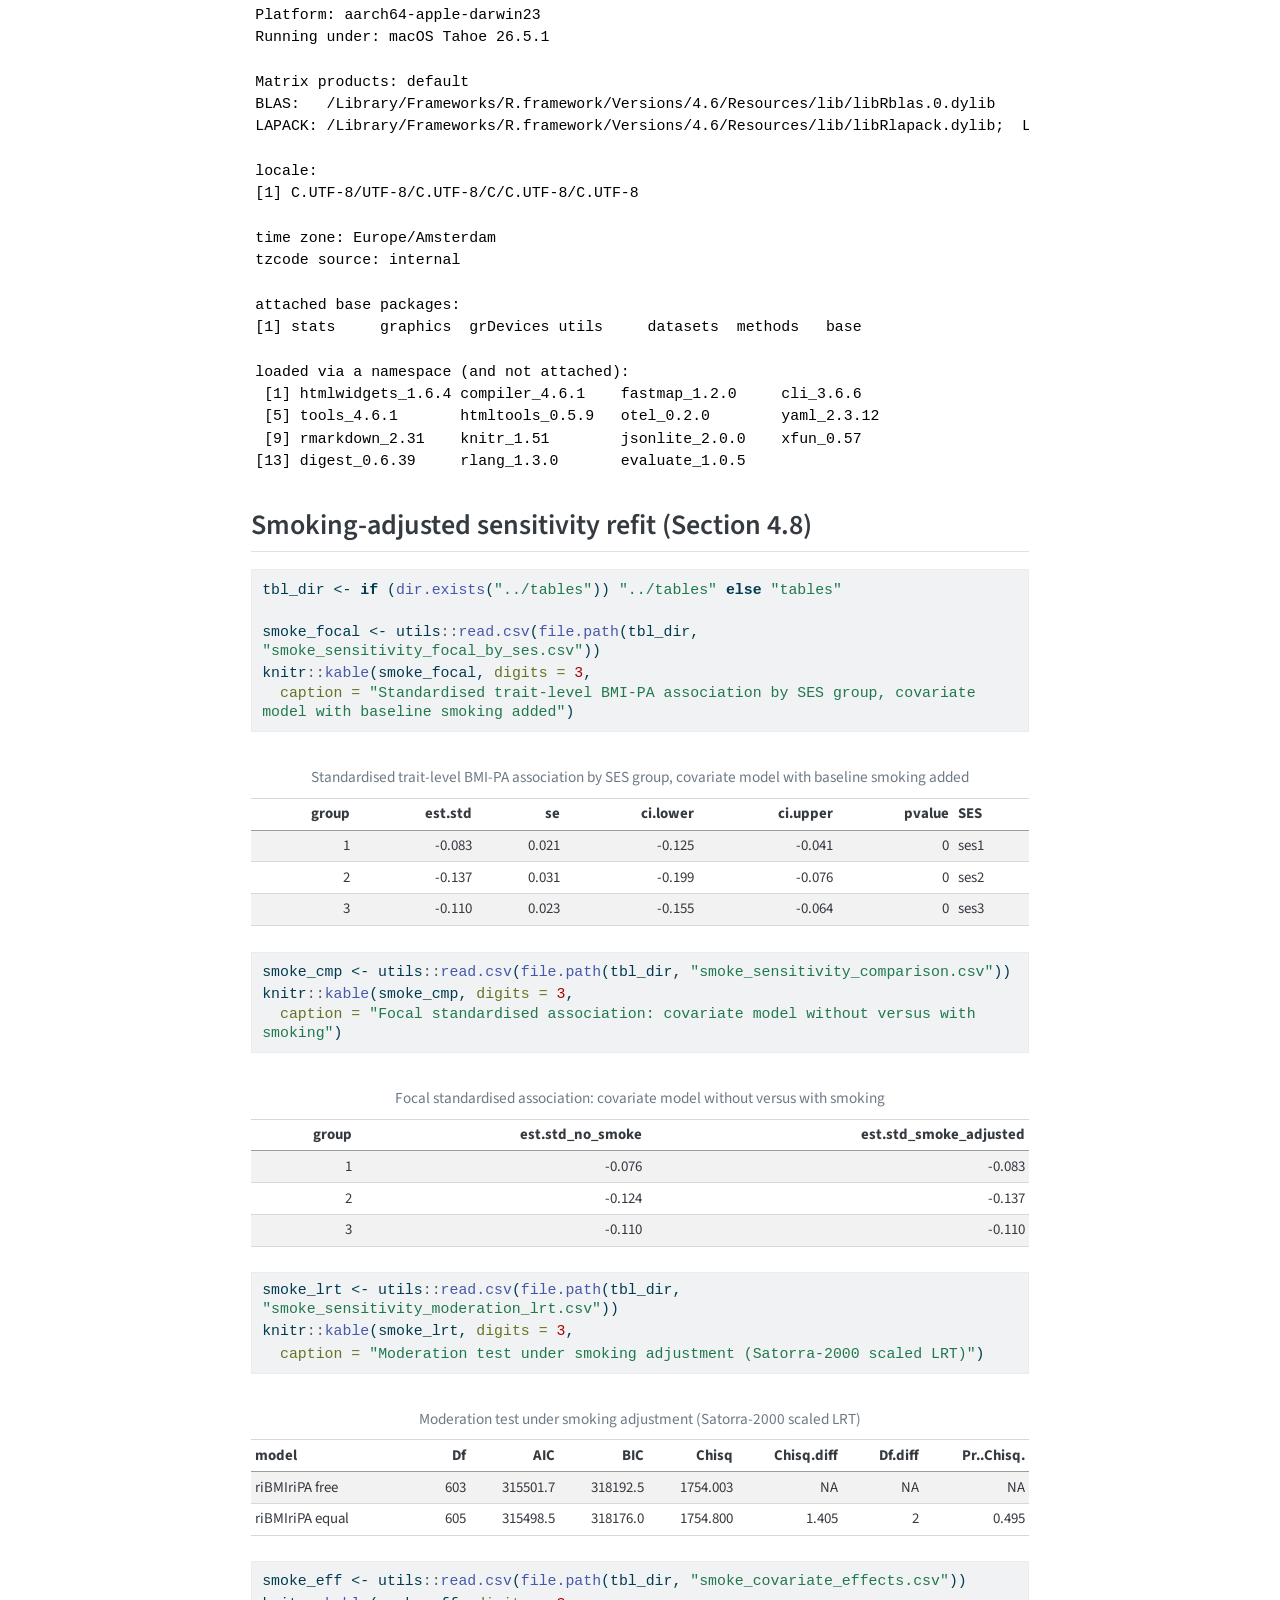
<file: 06-results-and-reproduction.html>
<!DOCTYPE html>
<html xmlns="http://www.w3.org/1999/xhtml" lang="en" xml:lang="en"><head>

<meta charset="utf-8">
<meta name="generator" content="quarto-1.10.18">

<meta name="viewport" content="width=device-width, initial-scale=1.0, user-scalable=yes">


<title>S6 · Results and reproduction – Reciprocal health dynamics</title>
<style>
/* Default styles provided by pandoc.
** See https://pandoc.org/MANUAL.html#variables-for-html for config info.
*/
span.smallcaps{font-variant: small-caps;}
div.columns{display: flex; gap: 1.5em;}
div.column{flex: auto;}
@media screen {
div.columns{gap: min(4vw, 1.5em);}
div.column{overflow-x: auto;}
}
div.hanging-indent{margin-left: 1.5em; text-indent: -1.5em;}
ul.task-list{list-style: none;}
ul.task-list li input[type="checkbox"] {
  width: 0.8em;
  margin: 0 0.8em 0.2em -1em; /* quarto-specific, see https://github.com/quarto-dev/quarto-cli/issues/4556 */ 
  vertical-align: middle;
}
/* CSS for syntax highlighting */
html { -webkit-text-size-adjust: 100%; }
pre > code.sourceCode { white-space: pre; position: relative; }
pre > code.sourceCode > span { display: inline-block; line-height: 1.25; }
pre > code.sourceCode > span:empty { height: 1.2em; }
.sourceCode { overflow: visible; }
code.sourceCode > span { color: inherit; text-decoration: inherit; }
div.sourceCode { margin: 1em 0; }
pre.sourceCode { margin: 0; }
@media screen {
div.sourceCode { overflow: auto; }
}
@media print {
pre > code.sourceCode { white-space: pre-wrap; }
pre > code.sourceCode > span { text-indent: -5em; padding-left: 5em; }
}
pre.numberSource code
  { counter-reset: source-line 0; }
pre.numberSource code > span
  { position: relative; left: -4em; counter-increment: source-line; }
pre.numberSource code > span > a:first-child::before
  { content: counter(source-line);
    position: relative; left: -1em; text-align: right; vertical-align: baseline;
    border: none; display: inline-block;
    -webkit-touch-callout: none; -webkit-user-select: none;
    -khtml-user-select: none; -moz-user-select: none;
    -ms-user-select: none; user-select: none;
    padding: 0 4px; width: 4em;
  }
pre.numberSource { margin-left: 3em;  padding-left: 4px; }
div.sourceCode
  {   }
@media screen {
pre > code.sourceCode > span > a:first-child::before { text-decoration: underline; }
}
</style>


<script src="site_libs/quarto-nav/quarto-nav.js"></script>
<script src="site_libs/quarto-nav/headroom.min.js"></script>
<script src="site_libs/clipboard/clipboard.min.js"></script>
<script src="site_libs/quarto-search/autocomplete.umd.js"></script>
<script src="site_libs/quarto-search/fuse.min.js"></script>
<script src="site_libs/quarto-search/quarto-search.js"></script>
<meta name="quarto:offset" content="./">
<script src="site_libs/quarto-html/quarto.js" type="module"></script>
<script src="site_libs/quarto-html/tabsets/tabsets.js" type="module"></script>
<script src="site_libs/quarto-html/popper.min.js"></script>
<script src="site_libs/quarto-html/tippy.umd.min.js"></script>
<script src="site_libs/quarto-html/anchor.min.js"></script>
<link href="site_libs/quarto-html/tippy.css" rel="stylesheet">
<link href="site_libs/quarto-html/quarto-syntax-highlighting-64a204ab8560d761af7679ceaba22944.css" rel="stylesheet" id="quarto-text-highlighting-styles">
<script src="site_libs/bootstrap/bootstrap.min.js"></script>
<link href="site_libs/bootstrap/bootstrap-icons.css" rel="stylesheet">
<link href="site_libs/bootstrap/bootstrap-688947ef8e17ec34846c736dad635336.min.css" rel="stylesheet" append-hash="true" id="quarto-bootstrap" data-mode="light">
<script id="quarto-search-options" type="application/json">{
  "location": "sidebar",
  "copy-button": false,
  "collapse-after": 3,
  "panel-placement": "start",
  "type": "textbox",
  "limit": 50,
  "keyboard-shortcut": [
    "f",
    "/",
    "s"
  ],
  "show-item-context": false,
  "language": {
    "search-no-results-text": "No results",
    "search-matching-documents-text": "matching documents",
    "search-copy-link-title": "Copy link to search",
    "search-hide-matches-text": "Hide additional matches",
    "search-more-match-text": "more match in this document",
    "search-more-matches-text": "more matches in this document",
    "search-clear-button-title": "Clear",
    "search-text-placeholder": "",
    "search-detached-cancel-button-title": "Cancel",
    "search-submit-button-title": "Submit",
    "search-label": "Search"
  }
}</script>


<meta property="og:title" content="S6 · Results and reproduction – Reciprocal health dynamics">
<meta property="og:description" content="Online supplementary material on diet, physical activity, and BMI in the Dutch LISS panel, with model specifications, results, and reproducible code.">
<meta property="og:image" content="https://siardv.github.io/diet-activity-bmi-riclpm/figures/fig-within-dynamics.png">
<meta property="og:site_name" content="Reciprocal health dynamics">
<meta property="og:image:alt" content="Pooled within-person dynamics: autoregressive paths for all three constructs, small negative reciprocal paths between BMI and physical activity, and a negative path from fruit and vegetable consumption to later BMI.">
<meta property="og:image:height" content="982">
<meta property="og:image:width" content="1603">
<meta name="twitter:title" content="S6 · Results and reproduction – Reciprocal health dynamics">
<meta name="twitter:description" content="Online supplementary material on diet, physical activity, and BMI in the Dutch LISS panel, with model specifications, results, and reproducible code.">
<meta name="twitter:image" content="https://siardv.github.io/diet-activity-bmi-riclpm/figures/fig-within-dynamics.png">
<meta name="twitter:card" content="summary_large_image">
<meta name="twitter:image:alt" content="Pooled within-person dynamics: autoregressive paths for all three constructs, small negative reciprocal paths between BMI and physical activity, and a negative path from fruit and vegetable consumption to later BMI.">
<meta name="twitter:image-height" content="982">
<meta name="twitter:image-width" content="1603">
</head>

<body class="nav-sidebar docked quarto-light">

<div id="quarto-search-results"></div>
  <header id="quarto-header" class="headroom fixed-top">
  <nav class="quarto-secondary-nav">
    <div class="container-fluid d-flex">
      <button type="button" class="quarto-btn-toggle btn" data-bs-toggle="collapse" role="button" data-bs-target=".quarto-sidebar-collapse-item" aria-controls="quarto-sidebar" aria-expanded="false" aria-label="Toggle sidebar navigation" onclick="if (window.quartoToggleHeadroom) { window.quartoToggleHeadroom(); }">
        <i class="bi bi-layout-text-sidebar-reverse"></i>
      </button>
        <nav class="quarto-page-breadcrumbs" aria-label="breadcrumb"><ol class="breadcrumb"><li class="breadcrumb-item"><a href="./06-results-and-reproduction.html">S6 · Results and reproduction</a></li></ol></nav>
        <a class="flex-grow-1" role="navigation" data-bs-toggle="collapse" data-bs-target=".quarto-sidebar-collapse-item" aria-controls="quarto-sidebar" aria-expanded="false" aria-label="Toggle sidebar navigation" onclick="if (window.quartoToggleHeadroom) { window.quartoToggleHeadroom(); }">      
        </a>
      <button type="button" class="btn quarto-search-button" aria-label="Search" onclick="window.quartoOpenSearch();">
        <i class="bi bi-search"></i>
      </button>
    </div>
  </nav>
</header>
<!-- content -->
<div id="quarto-content" class="quarto-container page-columns page-rows-contents page-layout-article">
<!-- sidebar -->
  <nav id="quarto-sidebar" class="sidebar collapse collapse-horizontal quarto-sidebar-collapse-item sidebar-navigation docked overflow-auto">
    <div class="pt-lg-2 mt-2 text-left sidebar-header">
    <div class="sidebar-title mb-0 py-0">
      <a href="./">Reciprocal health dynamics</a> 
    </div>
      </div>
        <div class="mt-2 flex-shrink-0 align-items-center">
        <div class="sidebar-search">
        <div id="quarto-search" class="" title="Search"></div>
        </div>
        </div>
    <div class="sidebar-menu-container"> 
    <ul class="list-unstyled mt-1">
        <li class="sidebar-item">
  <div class="sidebar-item-container"> 
  <a href="./index.html" class="sidebar-item-text sidebar-link">
 <span class="menu-text">Online supplementary material: a guided tour</span></a>
  </div>
</li>
        <li class="sidebar-item">
  <div class="sidebar-item-container"> 
  <a href="./01-data-acquisition-with-lissr.html" class="sidebar-item-text sidebar-link">
 <span class="menu-text">S1 · Data acquisition with lissr</span></a>
  </div>
</li>
        <li class="sidebar-item">
  <div class="sidebar-item-container"> 
  <a href="./02-building-the-panel.html" class="sidebar-item-text sidebar-link">
 <span class="menu-text">S2 · Building the panel</span></a>
  </div>
</li>
        <li class="sidebar-item">
  <div class="sidebar-item-container"> 
  <a href="./03-sample-selection-with-weasel.html" class="sidebar-item-text sidebar-link">
 <span class="menu-text">S3 · Sample selection with weasel</span></a>
  </div>
</li>
        <li class="sidebar-item">
  <div class="sidebar-item-container"> 
  <a href="./04-measures-and-cleaning.html" class="sidebar-item-text sidebar-link">
 <span class="menu-text">S4 · Measures and cleaning</span></a>
  </div>
</li>
        <li class="sidebar-item">
  <div class="sidebar-item-container"> 
  <a href="./05-models-and-inference.html" class="sidebar-item-text sidebar-link">
 <span class="menu-text">S5 · Models and inference</span></a>
  </div>
</li>
        <li class="sidebar-item">
  <div class="sidebar-item-container"> 
  <a href="./06-results-and-reproduction.html" class="sidebar-item-text sidebar-link active">
 <span class="menu-text">S6 · Results and reproduction</span></a>
  </div>
</li>
        <li class="sidebar-item">
  <div class="sidebar-item-container"> 
  <a href="./run_all.html" class="sidebar-item-text sidebar-link">
 <span class="menu-text">S7 · Analysis transcript (run_all)</span></a>
  </div>
</li>
    </ul>
    </div>
</nav>
<div id="quarto-sidebar-glass" class="quarto-sidebar-collapse-item" data-bs-toggle="collapse" data-bs-target=".quarto-sidebar-collapse-item"></div>
<!-- margin-sidebar -->
    <div id="quarto-margin-sidebar" class="sidebar margin-sidebar">
        <nav id="TOC" role="doc-toc" class="toc-active">
    <h2 id="toc-title">On this page</h2>
   
  <ul>
  <li><a href="#model-comparison-clpm-versus-ri-clpm" id="toc-model-comparison-clpm-versus-ri-clpm" class="nav-link active" data-scroll-target="#model-comparison-clpm-versus-ri-clpm">Model comparison: CLPM versus RI-CLPM</a></li>
  <li><a href="#between-person-trait-level-associations" id="toc-between-person-trait-level-associations" class="nav-link" data-scroll-target="#between-person-trait-level-associations">Between-person (trait-level) associations</a></li>
  <li><a href="#within-person-dynamics-pooled-time-invariant" id="toc-within-person-dynamics-pooled-time-invariant" class="nav-link" data-scroll-target="#within-person-dynamics-pooled-time-invariant">Within-person dynamics (pooled, time-invariant)</a></li>
  <li><a href="#socioeconomic-moderation" id="toc-socioeconomic-moderation" class="nav-link" data-scroll-target="#socioeconomic-moderation">Socioeconomic moderation</a></li>
  <li><a href="#construction-audit-and-robustness" id="toc-construction-audit-and-robustness" class="nav-link" data-scroll-target="#construction-audit-and-robustness">Construction audit and robustness</a></li>
  <li><a href="#measurement-evidence" id="toc-measurement-evidence" class="nav-link" data-scroll-target="#measurement-evidence">Measurement evidence</a></li>
  <li><a href="#full-parameter-tables" id="toc-full-parameter-tables" class="nav-link" data-scroll-target="#full-parameter-tables">Full parameter tables</a></li>
  <li><a href="#supporting-tests-and-per-group-detail" id="toc-supporting-tests-and-per-group-detail" class="nav-link" data-scroll-target="#supporting-tests-and-per-group-detail">Supporting tests and per-group detail</a></li>
  <li><a href="#reproduction-ladder" id="toc-reproduction-ladder" class="nav-link" data-scroll-target="#reproduction-ladder">Reproduction ladder</a></li>
  <li><a href="#smoking-adjusted-sensitivity-refit-section-4.8" id="toc-smoking-adjusted-sensitivity-refit-section-4.8" class="nav-link" data-scroll-target="#smoking-adjusted-sensitivity-refit-section-4.8">Smoking-adjusted sensitivity refit (Section 4.8)</a></li>
  </ul>
</nav>
    </div>
<!-- main -->
<main class="content" id="quarto-document-content">

<header id="title-block-header" class="quarto-title-block default">
<div class="quarto-title">
<h1 class="title">S6 · Results and reproduction</h1>
</div>



<div class="quarto-title-meta">

    
  
    
  </div>
  


</header>


<p>This vignette renders every released table from <code>tables/</code> and <code>output/</code>, and closes with the exact reproduction ladder. It requires no LISS data.</p>
<div class="cell">
<div class="code-copy-outer-scaffold"><div class="sourceCode cell-code" id="cb1"><pre class="sourceCode r code-with-copy"><code class="sourceCode r"><span id="cb1-1"><a href="#cb1-1" aria-hidden="true" tabindex="-1"></a>tbl <span class="ot">&lt;-</span> <span class="cf">function</span>(f) utils<span class="sc">::</span><span class="fu">read.csv</span>(<span class="fu">file.path</span>(<span class="st">".."</span>, <span class="st">"tables"</span>, f), <span class="at">check.names =</span> <span class="cn">FALSE</span>)</span>
<span id="cb1-2"><a href="#cb1-2" aria-hidden="true" tabindex="-1"></a>out <span class="ot">&lt;-</span> <span class="cf">function</span>(f) utils<span class="sc">::</span><span class="fu">read.csv</span>(<span class="fu">file.path</span>(<span class="st">".."</span>, <span class="st">"output"</span>, f), <span class="at">check.names =</span> <span class="cn">FALSE</span>)</span>
<span id="cb1-3"><a href="#cb1-3" aria-hidden="true" tabindex="-1"></a>k <span class="ot">&lt;-</span> <span class="cf">function</span>(x, ...) knitr<span class="sc">::</span><span class="fu">kable</span>(x, <span class="at">digits =</span> <span class="dv">3</span>, ...)</span></code></pre></div><button title="Copy to Clipboard" class="code-copy-button"><i class="bi"></i></button></div>
</div>
<section id="model-comparison-clpm-versus-ri-clpm" class="level2">
<h2 class="anchored" data-anchor-id="model-comparison-clpm-versus-ri-clpm">Model comparison: CLPM versus RI-CLPM</h2>
<div class="cell">
<div class="code-copy-outer-scaffold"><div class="sourceCode cell-code" id="cb2"><pre class="sourceCode r code-with-copy"><code class="sourceCode r"><span id="cb2-1"><a href="#cb2-1" aria-hidden="true" tabindex="-1"></a><span class="fu">k</span>(<span class="fu">tbl</span>(<span class="st">"clpm_vs_riclpm_fit.csv"</span>), <span class="at">caption =</span> <span class="st">"Pooled sample"</span>)</span></code></pre></div><button title="Copy to Clipboard" class="code-copy-button"><i class="bi"></i></button></div>
<div class="cell-output-display">
<table class="caption-top table table-sm table-striped small">
<caption>Pooled sample</caption>
<thead>
<tr class="header">
<th style="text-align: left;">model</th>
<th style="text-align: right;">CFI</th>
<th style="text-align: right;">TLI</th>
<th style="text-align: right;">RMSEA</th>
<th style="text-align: right;">SRMR</th>
<th style="text-align: right;">AIC</th>
<th style="text-align: right;">BIC</th>
</tr>
</thead>
<tbody>
<tr class="odd">
<td style="text-align: left;">CLPM</td>
<td style="text-align: right;">0.919</td>
<td style="text-align: right;">0.875</td>
<td style="text-align: right;">0.115</td>
<td style="text-align: right;">0.101</td>
<td style="text-align: right;">324299.559</td>
<td style="text-align: right;">325076.907</td>
</tr>
<tr class="even">
<td style="text-align: left;">RI-CLPM</td>
<td style="text-align: right;">0.993</td>
<td style="text-align: right;">0.989</td>
<td style="text-align: right;">0.035</td>
<td style="text-align: right;">0.025</td>
<td style="text-align: right;">317876.698</td>
<td style="text-align: right;">318693.911</td>
</tr>
<tr class="odd">
<td style="text-align: left;">difference</td>
<td style="text-align: right;">0.074</td>
<td style="text-align: right;">0.114</td>
<td style="text-align: right;">-0.080</td>
<td style="text-align: right;">-0.076</td>
<td style="text-align: right;">-6422.861</td>
<td style="text-align: right;">-6382.997</td>
</tr>
</tbody>
</table>
</div>
<div class="code-copy-outer-scaffold"><div class="sourceCode cell-code" id="cb3"><pre class="sourceCode r code-with-copy"><code class="sourceCode r"><span id="cb3-1"><a href="#cb3-1" aria-hidden="true" tabindex="-1"></a><span class="fu">k</span>(<span class="fu">tbl</span>(<span class="st">"clpm_vs_riclpm_fit_grouped.csv"</span>), <span class="at">caption =</span> <span class="st">"Three-group (multigroup) models"</span>)</span></code></pre></div><button title="Copy to Clipboard" class="code-copy-button"><i class="bi"></i></button></div>
<div class="cell-output-display">
<table class="caption-top table table-sm table-striped small">
<caption>Three-group (multigroup) models</caption>
<thead>
<tr class="header">
<th style="text-align: left;">model</th>
<th style="text-align: right;">CFI</th>
<th style="text-align: right;">TLI</th>
<th style="text-align: right;">RMSEA</th>
<th style="text-align: right;">SRMR</th>
<th style="text-align: right;">AIC</th>
<th style="text-align: right;">BIC</th>
</tr>
</thead>
<tbody>
<tr class="odd">
<td style="text-align: left;">CLPM</td>
<td style="text-align: right;">0.919</td>
<td style="text-align: right;">0.873</td>
<td style="text-align: right;">0.116</td>
<td style="text-align: right;">0.102</td>
<td style="text-align: right;">323537.56</td>
<td style="text-align: right;">325869.605</td>
</tr>
<tr class="even">
<td style="text-align: left;">RI-CLPM</td>
<td style="text-align: right;">0.993</td>
<td style="text-align: right;">0.988</td>
<td style="text-align: right;">0.035</td>
<td style="text-align: right;">0.030</td>
<td style="text-align: right;">317055.25</td>
<td style="text-align: right;">319506.887</td>
</tr>
<tr class="odd">
<td style="text-align: left;">difference</td>
<td style="text-align: right;">0.074</td>
<td style="text-align: right;">0.115</td>
<td style="text-align: right;">-0.080</td>
<td style="text-align: right;">-0.072</td>
<td style="text-align: right;">-6482.31</td>
<td style="text-align: right;">-6362.718</td>
</tr>
</tbody>
</table>
</div>
</div>
<p>The RI-CLPM dominates on every descriptive index and by thousands of AIC and BIC points in both the pooled and the multigroup fits: the covariation among the constructs is predominantly between persons.</p>
</section>
<section id="between-person-trait-level-associations" class="level2">
<h2 class="anchored" data-anchor-id="between-person-trait-level-associations">Between-person (trait-level) associations</h2>
<div class="cell">
<div class="code-copy-outer-scaffold"><div class="sourceCode cell-code" id="cb4"><pre class="sourceCode r code-with-copy"><code class="sourceCode r"><span id="cb4-1"><a href="#cb4-1" aria-hidden="true" tabindex="-1"></a>bp <span class="ot">&lt;-</span> <span class="fu">tbl</span>(<span class="st">"between_person_covariances.csv"</span>)</span>
<span id="cb4-2"><a href="#cb4-2" aria-hidden="true" tabindex="-1"></a><span class="fu">k</span>(bp, <span class="at">caption =</span> <span class="st">"Random-intercept variances and covariances (unstandardised)"</span>)</span></code></pre></div><button title="Copy to Clipboard" class="code-copy-button"><i class="bi"></i></button></div>
<div class="cell-output-display">
<table class="caption-top table table-sm table-striped small">
<caption>Random-intercept variances and covariances (unstandardised)</caption>
<thead>
<tr class="header">
<th style="text-align: left;">lhs</th>
<th style="text-align: left;">rhs</th>
<th style="text-align: right;">est</th>
<th style="text-align: right;">se</th>
<th style="text-align: right;">z</th>
<th style="text-align: right;">pvalue</th>
</tr>
</thead>
<tbody>
<tr class="odd">
<td style="text-align: left;">riBMI</td>
<td style="text-align: left;">riBMI</td>
<td style="text-align: right;">17.342</td>
<td style="text-align: right;">0.495</td>
<td style="text-align: right;">35.066</td>
<td style="text-align: right;">0.0</td>
</tr>
<tr class="even">
<td style="text-align: left;">riPA</td>
<td style="text-align: left;">riPA</td>
<td style="text-align: right;">4.168</td>
<td style="text-align: right;">0.259</td>
<td style="text-align: right;">16.087</td>
<td style="text-align: right;">0.0</td>
</tr>
<tr class="odd">
<td style="text-align: left;">riFV</td>
<td style="text-align: left;">riFV</td>
<td style="text-align: right;">0.269</td>
<td style="text-align: right;">0.005</td>
<td style="text-align: right;">52.662</td>
<td style="text-align: right;">0.0</td>
</tr>
<tr class="even">
<td style="text-align: left;">riBMI</td>
<td style="text-align: left;">riPA</td>
<td style="text-align: right;">-1.123</td>
<td style="text-align: right;">0.125</td>
<td style="text-align: right;">-8.962</td>
<td style="text-align: right;">0.0</td>
</tr>
<tr class="odd">
<td style="text-align: left;">riBMI</td>
<td style="text-align: left;">riFV</td>
<td style="text-align: right;">-0.022</td>
<td style="text-align: right;">0.032</td>
<td style="text-align: right;">-0.674</td>
<td style="text-align: right;">0.5</td>
</tr>
<tr class="even">
<td style="text-align: left;">riPA</td>
<td style="text-align: left;">riFV</td>
<td style="text-align: right;">0.109</td>
<td style="text-align: right;">0.019</td>
<td style="text-align: right;">5.831</td>
<td style="text-align: right;">0.0</td>
</tr>
</tbody>
</table>
</div>
<div class="code-copy-outer-scaffold"><div class="sourceCode cell-code" id="cb5"><pre class="sourceCode r code-with-copy"><code class="sourceCode r"><span id="cb5-1"><a href="#cb5-1" aria-hidden="true" tabindex="-1"></a>v <span class="ot">&lt;-</span> <span class="fu">setNames</span>(bp<span class="sc">$</span>est[bp<span class="sc">$</span>lhs <span class="sc">==</span> bp<span class="sc">$</span>rhs], bp<span class="sc">$</span>lhs[bp<span class="sc">$</span>lhs <span class="sc">==</span> bp<span class="sc">$</span>rhs])</span>
<span id="cb5-2"><a href="#cb5-2" aria-hidden="true" tabindex="-1"></a>cv <span class="ot">&lt;-</span> bp[bp<span class="sc">$</span>lhs <span class="sc">!=</span> bp<span class="sc">$</span>rhs, ]</span>
<span id="cb5-3"><a href="#cb5-3" aria-hidden="true" tabindex="-1"></a>cv<span class="sc">$</span>r <span class="ot">&lt;-</span> cv<span class="sc">$</span>est <span class="sc">/</span> <span class="fu">sqrt</span>(v[cv<span class="sc">$</span>lhs] <span class="sc">*</span> v[cv<span class="sc">$</span>rhs])</span>
<span id="cb5-4"><a href="#cb5-4" aria-hidden="true" tabindex="-1"></a><span class="fu">k</span>(cv[, <span class="fu">c</span>(<span class="st">"lhs"</span>, <span class="st">"rhs"</span>, <span class="st">"est"</span>, <span class="st">"r"</span>, <span class="st">"z"</span>, <span class="st">"pvalue"</span>)],</span>
<span id="cb5-5"><a href="#cb5-5" aria-hidden="true" tabindex="-1"></a>  <span class="at">caption =</span> <span class="st">"Trait covariances with implied correlations"</span>)</span></code></pre></div><button title="Copy to Clipboard" class="code-copy-button"><i class="bi"></i></button></div>
<div class="cell-output-display">
<table class="caption-top table table-sm table-striped small">
<caption>Trait covariances with implied correlations</caption>
<thead>
<tr class="header">
<th style="text-align: left;"></th>
<th style="text-align: left;">lhs</th>
<th style="text-align: left;">rhs</th>
<th style="text-align: right;">est</th>
<th style="text-align: right;">r</th>
<th style="text-align: right;">z</th>
<th style="text-align: right;">pvalue</th>
</tr>
</thead>
<tbody>
<tr class="odd">
<td style="text-align: left;">4</td>
<td style="text-align: left;">riBMI</td>
<td style="text-align: left;">riPA</td>
<td style="text-align: right;">-1.123</td>
<td style="text-align: right;">-0.132</td>
<td style="text-align: right;">-8.962</td>
<td style="text-align: right;">0.0</td>
</tr>
<tr class="even">
<td style="text-align: left;">5</td>
<td style="text-align: left;">riBMI</td>
<td style="text-align: left;">riFV</td>
<td style="text-align: right;">-0.022</td>
<td style="text-align: right;">-0.010</td>
<td style="text-align: right;">-0.674</td>
<td style="text-align: right;">0.5</td>
</tr>
<tr class="odd">
<td style="text-align: left;">6</td>
<td style="text-align: left;">riPA</td>
<td style="text-align: left;">riFV</td>
<td style="text-align: right;">0.109</td>
<td style="text-align: right;">0.103</td>
<td style="text-align: right;">5.831</td>
<td style="text-align: right;">0.0</td>
</tr>
</tbody>
</table>
</div>
</div>
<p>Trait BMI relates negatively to trait activity, is essentially unrelated to the fruit-and-vegetable trait, and trait activity relates positively to the diet trait.</p>
</section>
<section id="within-person-dynamics-pooled-time-invariant" class="level2">
<h2 class="anchored" data-anchor-id="within-person-dynamics-pooled-time-invariant">Within-person dynamics (pooled, time-invariant)</h2>
<div id="fig-within-dynamics" class="quarto-float quarto-figure quarto-figure-center anchored" alt="Pooled within-person dynamics: autoregressive paths for all three constructs, small negative reciprocal paths between BMI and physical activity, and a negative path from fruit and vegetable consumption to later BMI.">
<figure class="quarto-float quarto-float-fig figure">
<div aria-describedby="fig-within-dynamics-caption-0ceaefa1-69ba-4598-a22c-09a6ac19f8ca">
<img src="figures/fig-within-dynamics.png" class="img-fluid figure-img" alt="Pooled within-person dynamics: autoregressive paths for all three constructs, small negative reciprocal paths between BMI and physical activity, and a negative path from fruit and vegetable consumption to later BMI." width="700">
</div>
<figcaption class="quarto-float-caption-bottom quarto-float-caption quarto-float-fig" id="fig-within-dynamics-caption-0ceaefa1-69ba-4598-a22c-09a6ac19f8ca">
Figure&nbsp;1: Pooled time-invariant within-person dynamics. Labels show unstandardised estimates for significant paths; dashed grey arrows indicate paths not significant at p &lt; 0.05. Two asterisks indicate p &lt; 0.01; three indicate p &lt; 0.001. The underlying estimates are tabulated below.
</figcaption>
</figure>
</div>
<div class="cell">
<div class="code-copy-outer-scaffold"><div class="sourceCode cell-code" id="cb6"><pre class="sourceCode r code-with-copy"><code class="sourceCode r"><span id="cb6-1"><a href="#cb6-1" aria-hidden="true" tabindex="-1"></a><span class="fu">k</span>(<span class="fu">tbl</span>(<span class="st">"riclpm_dynamics_coefficients_pooled.csv"</span>),</span>
<span id="cb6-2"><a href="#cb6-2" aria-hidden="true" tabindex="-1"></a>  <span class="at">caption =</span> <span class="st">"Autoregressive and cross-lagged coefficients"</span>)</span></code></pre></div><button title="Copy to Clipboard" class="code-copy-button"><i class="bi"></i></button></div>
<div class="cell-output-display">
<table class="caption-top table table-sm table-striped small">
<caption>Autoregressive and cross-lagged coefficients</caption>
<colgroup>
<col style="width: 22%">
<col style="width: 16%">
<col style="width: 10%">
<col style="width: 8%">
<col style="width: 13%">
<col style="width: 13%">
<col style="width: 10%">
<col style="width: 5%">
</colgroup>
<thead>
<tr class="header">
<th style="text-align: left;">block</th>
<th style="text-align: left;">path</th>
<th style="text-align: right;">est</th>
<th style="text-align: right;">se</th>
<th style="text-align: right;">ci.lower</th>
<th style="text-align: right;">ci.upper</th>
<th style="text-align: right;">pvalue</th>
<th style="text-align: left;">sig</th>
</tr>
</thead>
<tbody>
<tr class="odd">
<td style="text-align: left;">autoregressive</td>
<td style="text-align: left;">BMI -&gt; BMI</td>
<td style="text-align: right;">0.511</td>
<td style="text-align: right;">0.019</td>
<td style="text-align: right;">0.473</td>
<td style="text-align: right;">0.549</td>
<td style="text-align: right;">0.000</td>
<td style="text-align: left;">***</td>
</tr>
<tr class="even">
<td style="text-align: left;">autoregressive</td>
<td style="text-align: left;">FV -&gt; FV</td>
<td style="text-align: right;">0.125</td>
<td style="text-align: right;">0.011</td>
<td style="text-align: right;">0.104</td>
<td style="text-align: right;">0.146</td>
<td style="text-align: right;">0.000</td>
<td style="text-align: left;">***</td>
</tr>
<tr class="odd">
<td style="text-align: left;">autoregressive</td>
<td style="text-align: left;">PA -&gt; PA</td>
<td style="text-align: right;">0.281</td>
<td style="text-align: right;">0.026</td>
<td style="text-align: right;">0.230</td>
<td style="text-align: right;">0.332</td>
<td style="text-align: right;">0.000</td>
<td style="text-align: left;">***</td>
</tr>
<tr class="even">
<td style="text-align: left;">cross-lagged</td>
<td style="text-align: left;">BMI -&gt; FV</td>
<td style="text-align: right;">-0.003</td>
<td style="text-align: right;">0.004</td>
<td style="text-align: right;">-0.010</td>
<td style="text-align: right;">0.004</td>
<td style="text-align: right;">0.402</td>
<td style="text-align: left;"></td>
</tr>
<tr class="odd">
<td style="text-align: left;">cross-lagged</td>
<td style="text-align: left;">BMI -&gt; PA</td>
<td style="text-align: right;">-0.070</td>
<td style="text-align: right;">0.016</td>
<td style="text-align: right;">-0.102</td>
<td style="text-align: right;">-0.038</td>
<td style="text-align: right;">0.000</td>
<td style="text-align: left;">***</td>
</tr>
<tr class="even">
<td style="text-align: left;">cross-lagged</td>
<td style="text-align: left;">FV -&gt; BMI</td>
<td style="text-align: right;">-0.060</td>
<td style="text-align: right;">0.019</td>
<td style="text-align: right;">-0.098</td>
<td style="text-align: right;">-0.022</td>
<td style="text-align: right;">0.002</td>
<td style="text-align: left;">**</td>
</tr>
<tr class="odd">
<td style="text-align: left;">cross-lagged</td>
<td style="text-align: left;">FV -&gt; PA</td>
<td style="text-align: right;">0.004</td>
<td style="text-align: right;">0.038</td>
<td style="text-align: right;">-0.069</td>
<td style="text-align: right;">0.078</td>
<td style="text-align: right;">0.913</td>
<td style="text-align: left;"></td>
</tr>
<tr class="even">
<td style="text-align: left;">cross-lagged</td>
<td style="text-align: left;">PA -&gt; BMI</td>
<td style="text-align: right;">-0.017</td>
<td style="text-align: right;">0.005</td>
<td style="text-align: right;">-0.026</td>
<td style="text-align: right;">-0.007</td>
<td style="text-align: right;">0.001</td>
<td style="text-align: left;">***</td>
</tr>
<tr class="odd">
<td style="text-align: left;">cross-lagged</td>
<td style="text-align: left;">PA -&gt; FV</td>
<td style="text-align: right;">0.004</td>
<td style="text-align: right;">0.002</td>
<td style="text-align: right;">0.000</td>
<td style="text-align: right;">0.008</td>
<td style="text-align: right;">0.067</td>
<td style="text-align: left;">.</td>
</tr>
</tbody>
</table>
</div>
</div>
<p>Carry-over is moderate and weakest for diet; among the cross-lags, the BMI-PA pair is reciprocal, with both paths negative and small.</p>
</section>
<section id="socioeconomic-moderation" class="level2">
<h2 class="anchored" data-anchor-id="socioeconomic-moderation">Socioeconomic moderation</h2>
<div id="fig-moderation" class="quarto-float quarto-figure quarto-figure-center anchored" alt="Standardised trait-level BMI–physical activity covariances of approximately −0.120, −0.129, and −0.113 for lower, intermediate, and higher household education, with bootstrap 95% confidence intervals.">
<figure class="quarto-float quarto-float-fig figure">
<div aria-describedby="fig-moderation-caption-0ceaefa1-69ba-4598-a22c-09a6ac19f8ca">
<img src="figures/fig-moderation.png" class="img-fluid figure-img" alt="Standardised trait-level BMI–physical activity covariances of approximately −0.120, −0.129, and −0.113 for lower, intermediate, and higher household education, with bootstrap 95% confidence intervals." width="700">
</div>
<figcaption class="quarto-float-caption-bottom quarto-float-caption quarto-float-fig" id="fig-moderation-caption-0ceaefa1-69ba-4598-a22c-09a6ac19f8ca">
Figure&nbsp;2: Standardised trait-level BMI–PA covariance by household education stratum, with percentile bootstrap 95% confidence intervals (1,000 resamples). The equality test provides no evidence of socioeconomic moderation (scaled Δχ²(2) = 1.47, p = 0.479). The underlying estimates, intervals, and test are tabulated below.
</figcaption>
</figure>
</div>
<div class="cell">
<div class="code-copy-outer-scaffold"><div class="sourceCode cell-code" id="cb7"><pre class="sourceCode r code-with-copy"><code class="sourceCode r"><span id="cb7-1"><a href="#cb7-1" aria-hidden="true" tabindex="-1"></a><span class="fu">k</span>(<span class="fu">tbl</span>(<span class="st">"focal_covariance_by_ses.csv"</span>),</span>
<span id="cb7-2"><a href="#cb7-2" aria-hidden="true" tabindex="-1"></a>  <span class="at">caption =</span> <span class="st">"Standardised trait BMI-PA covariance by stratum"</span>)</span></code></pre></div><button title="Copy to Clipboard" class="code-copy-button"><i class="bi"></i></button></div>
<div class="cell-output-display">
<table class="caption-top table table-sm table-striped small">
<caption>Standardised trait BMI-PA covariance by stratum</caption>
<thead>
<tr class="header">
<th style="text-align: right;">group</th>
<th style="text-align: right;">est.std</th>
<th style="text-align: right;">se</th>
<th style="text-align: right;">ci.lower</th>
<th style="text-align: right;">ci.upper</th>
<th style="text-align: right;">pvalue</th>
<th style="text-align: left;">SES</th>
</tr>
</thead>
<tbody>
<tr class="odd">
<td style="text-align: right;">1</td>
<td style="text-align: right;">-0.120</td>
<td style="text-align: right;">0.021</td>
<td style="text-align: right;">-0.161</td>
<td style="text-align: right;">-0.080</td>
<td style="text-align: right;">0</td>
<td style="text-align: left;">ses1</td>
</tr>
<tr class="even">
<td style="text-align: right;">2</td>
<td style="text-align: right;">-0.129</td>
<td style="text-align: right;">0.030</td>
<td style="text-align: right;">-0.188</td>
<td style="text-align: right;">-0.069</td>
<td style="text-align: right;">0</td>
<td style="text-align: left;">ses2</td>
</tr>
<tr class="odd">
<td style="text-align: right;">3</td>
<td style="text-align: right;">-0.113</td>
<td style="text-align: right;">0.023</td>
<td style="text-align: right;">-0.158</td>
<td style="text-align: right;">-0.067</td>
<td style="text-align: right;">0</td>
<td style="text-align: left;">ses3</td>
</tr>
</tbody>
</table>
</div>
<div class="code-copy-outer-scaffold"><div class="sourceCode cell-code" id="cb8"><pre class="sourceCode r code-with-copy"><code class="sourceCode r"><span id="cb8-1"><a href="#cb8-1" aria-hidden="true" tabindex="-1"></a><span class="fu">k</span>(<span class="fu">tbl</span>(<span class="st">"focal_covariance_boot.csv"</span>),</span>
<span id="cb8-2"><a href="#cb8-2" aria-hidden="true" tabindex="-1"></a>  <span class="at">caption =</span> <span class="st">"Delta-method and bootstrap percentile intervals (R = 1,000)"</span>)</span></code></pre></div><button title="Copy to Clipboard" class="code-copy-button"><i class="bi"></i></button></div>
<div class="cell-output-display">
<table class="caption-top table table-sm table-striped small">
<caption>Delta-method and bootstrap percentile intervals (R = 1,000)</caption>
<thead>
<tr class="header">
<th style="text-align: left;">SES</th>
<th style="text-align: right;">est.std</th>
<th style="text-align: right;">ci.lower</th>
<th style="text-align: right;">ci.upper</th>
<th style="text-align: right;">boot.lower</th>
<th style="text-align: right;">boot.upper</th>
<th style="text-align: right;">n_boot</th>
</tr>
</thead>
<tbody>
<tr class="odd">
<td style="text-align: left;">ses1</td>
<td style="text-align: right;">-0.120</td>
<td style="text-align: right;">-0.161</td>
<td style="text-align: right;">-0.080</td>
<td style="text-align: right;">-0.162</td>
<td style="text-align: right;">-0.079</td>
<td style="text-align: right;">1000</td>
</tr>
<tr class="even">
<td style="text-align: left;">ses2</td>
<td style="text-align: right;">-0.129</td>
<td style="text-align: right;">-0.188</td>
<td style="text-align: right;">-0.069</td>
<td style="text-align: right;">-0.188</td>
<td style="text-align: right;">-0.066</td>
<td style="text-align: right;">1000</td>
</tr>
<tr class="odd">
<td style="text-align: left;">ses3</td>
<td style="text-align: right;">-0.113</td>
<td style="text-align: right;">-0.158</td>
<td style="text-align: right;">-0.067</td>
<td style="text-align: right;">-0.160</td>
<td style="text-align: right;">-0.065</td>
<td style="text-align: right;">1000</td>
</tr>
</tbody>
</table>
</div>
<div class="code-copy-outer-scaffold"><div class="sourceCode cell-code" id="cb9"><pre class="sourceCode r code-with-copy"><code class="sourceCode r"><span id="cb9-1"><a href="#cb9-1" aria-hidden="true" tabindex="-1"></a><span class="fu">k</span>(<span class="fu">tbl</span>(<span class="st">"moderation_lrt.csv"</span>), <span class="at">caption =</span> <span class="st">"Free versus equal across strata (scaled LRT)"</span>)</span></code></pre></div><button title="Copy to Clipboard" class="code-copy-button"><i class="bi"></i></button></div>
<div class="cell-output-display">
<table class="caption-top table table-sm table-striped small">
<caption>Free versus equal across strata (scaled LRT)</caption>
<colgroup>
<col style="width: 22%">
<col style="width: 5%">
<col style="width: 11%">
<col style="width: 11%">
<col style="width: 11%">
<col style="width: 13%">
<col style="width: 10%">
<col style="width: 13%">
</colgroup>
<thead>
<tr class="header">
<th style="text-align: left;">model</th>
<th style="text-align: right;">Df</th>
<th style="text-align: right;">AIC</th>
<th style="text-align: right;">BIC</th>
<th style="text-align: right;">Chisq</th>
<th style="text-align: right;">Chisq diff</th>
<th style="text-align: right;">Df diff</th>
<th style="text-align: right;">Pr(&gt;Chisq)</th>
</tr>
</thead>
<tbody>
<tr class="odd">
<td style="text-align: left;">riBMI<sub></sub>riPA free</td>
<td style="text-align: right;">387</td>
<td style="text-align: right;">317055.2</td>
<td style="text-align: right;">319506.9</td>
<td style="text-align: right;">1160.185</td>
<td style="text-align: right;">NA</td>
<td style="text-align: right;">NA</td>
<td style="text-align: right;">NA</td>
</tr>
<tr class="even">
<td style="text-align: left;">riBMI<sub></sub>riPA equal</td>
<td style="text-align: right;">389</td>
<td style="text-align: right;">317052.0</td>
<td style="text-align: right;">319490.4</td>
<td style="text-align: right;">1160.978</td>
<td style="text-align: right;">1.473</td>
<td style="text-align: right;">2</td>
<td style="text-align: right;">0.479</td>
</tr>
</tbody>
</table>
</div>
</div>
<p>The focal covariance is negative and significant in every stratum, tightly clustered, and a model holding it equal is preferred: no socioeconomic moderation.</p>
</section>
<section id="construction-audit-and-robustness" class="level2">
<h2 class="anchored" data-anchor-id="construction-audit-and-robustness">Construction audit and robustness</h2>
<p>The audit of the construction-stage BMI processing (S4) and the sensitivity refit that excludes every affected observation (S5):</p>
<div class="cell">
<div class="code-copy-outer-scaffold"><div class="sourceCode cell-code" id="cb10"><pre class="sourceCode r code-with-copy"><code class="sourceCode r"><span id="cb10-1"><a href="#cb10-1" aria-hidden="true" tabindex="-1"></a><span class="fu">k</span>(<span class="fu">out</span>(<span class="st">"bmi_construction_audit_summary.csv"</span>),</span>
<span id="cb10-2"><a href="#cb10-2" aria-hidden="true" tabindex="-1"></a>  <span class="at">caption =</span> <span class="st">"Construction audit: per-wave person-wave counts by category"</span>)</span></code></pre></div><button title="Copy to Clipboard" class="code-copy-button"><i class="bi"></i></button></div>
<div class="cell-output-display">
<table class="caption-top table table-sm table-striped small">
<caption>Construction audit: per-wave person-wave counts by category</caption>
<thead>
<tr class="header">
<th style="text-align: left;">wavenr</th>
<th style="text-align: right;">both_missing</th>
<th style="text-align: right;">identical</th>
<th style="text-align: right;">merged_only</th>
<th style="text-align: right;">raw_only</th>
<th style="text-align: right;">value_changed</th>
</tr>
</thead>
<tbody>
<tr class="odd">
<td style="text-align: left;">1</td>
<td style="text-align: right;">34</td>
<td style="text-align: right;">3648</td>
<td style="text-align: right;">0</td>
<td style="text-align: right;">2200</td>
<td style="text-align: right;">816</td>
</tr>
<tr class="even">
<td style="text-align: left;">2</td>
<td style="text-align: right;">8</td>
<td style="text-align: right;">4090</td>
<td style="text-align: right;">1</td>
<td style="text-align: right;">1137</td>
<td style="text-align: right;">725</td>
</tr>
<tr class="odd">
<td style="text-align: left;">3</td>
<td style="text-align: right;">12</td>
<td style="text-align: right;">4498</td>
<td style="text-align: right;">9</td>
<td style="text-align: right;">885</td>
<td style="text-align: right;">715</td>
</tr>
<tr class="even">
<td style="text-align: left;">4</td>
<td style="text-align: right;">5</td>
<td style="text-align: right;">4559</td>
<td style="text-align: right;">12</td>
<td style="text-align: right;">502</td>
<td style="text-align: right;">640</td>
</tr>
<tr class="odd">
<td style="text-align: left;">5</td>
<td style="text-align: right;">2</td>
<td style="text-align: right;">4254</td>
<td style="text-align: right;">7</td>
<td style="text-align: right;">294</td>
<td style="text-align: right;">515</td>
</tr>
<tr class="even">
<td style="text-align: left;">6</td>
<td style="text-align: right;">4</td>
<td style="text-align: right;">4784</td>
<td style="text-align: right;">5</td>
<td style="text-align: right;">464</td>
<td style="text-align: right;">523</td>
</tr>
<tr class="odd">
<td style="text-align: left;">7</td>
<td style="text-align: right;">4</td>
<td style="text-align: right;">4602</td>
<td style="text-align: right;">3</td>
<td style="text-align: right;">320</td>
<td style="text-align: right;">450</td>
</tr>
<tr class="even">
<td style="text-align: left;">total</td>
<td style="text-align: right;">69</td>
<td style="text-align: right;">30435</td>
<td style="text-align: right;">37</td>
<td style="text-align: right;">5802</td>
<td style="text-align: right;">4384</td>
</tr>
</tbody>
</table>
</div>
<div class="code-copy-outer-scaffold"><div class="sourceCode cell-code" id="cb11"><pre class="sourceCode r code-with-copy"><code class="sourceCode r"><span id="cb11-1"><a href="#cb11-1" aria-hidden="true" tabindex="-1"></a><span class="fu">k</span>(<span class="fu">out</span>(<span class="st">"bmi_construction_audit_magnitudes.csv"</span>),</span>
<span id="cb11-2"><a href="#cb11-2" aria-hidden="true" tabindex="-1"></a>  <span class="at">caption =</span> <span class="st">"Size bands of the altered values (kg/m²)"</span>)</span></code></pre></div><button title="Copy to Clipboard" class="code-copy-button"><i class="bi"></i></button></div>
<div class="cell-output-display">
<table class="caption-top table table-sm table-striped small">
<caption>Size bands of the altered values (kg/m²)</caption>
<thead>
<tr class="header">
<th style="text-align: left;">band</th>
<th style="text-align: right;">Freq</th>
<th style="text-align: right;">share</th>
</tr>
</thead>
<tbody>
<tr class="odd">
<td style="text-align: left;">below_0.5</td>
<td style="text-align: right;">2175</td>
<td style="text-align: right;">0.496</td>
</tr>
<tr class="even">
<td style="text-align: left;">0.5_to_2</td>
<td style="text-align: right;">1835</td>
<td style="text-align: right;">0.419</td>
</tr>
<tr class="odd">
<td style="text-align: left;">2_and_above</td>
<td style="text-align: right;">374</td>
<td style="text-align: right;">0.085</td>
</tr>
</tbody>
</table>
</div>
<div class="code-copy-outer-scaffold"><div class="sourceCode cell-code" id="cb12"><pre class="sourceCode r code-with-copy"><code class="sourceCode r"><span id="cb12-1"><a href="#cb12-1" aria-hidden="true" tabindex="-1"></a><span class="fu">k</span>(<span class="fu">out</span>(<span class="st">"bmi_construction_audit_rawonly.csv"</span>),</span>
<span id="cb12-2"><a href="#cb12-2" aria-hidden="true" tabindex="-1"></a>  <span class="at">caption =</span> <span class="st">"Raw-only person-waves: absent from the merged panel, by wave"</span>)</span></code></pre></div><button title="Copy to Clipboard" class="code-copy-button"><i class="bi"></i></button></div>
<div class="cell-output-display">
<table class="caption-top table table-sm table-striped small">
<caption>Raw-only person-waves: absent from the merged panel, by wave</caption>
<thead>
<tr class="header">
<th style="text-align: right;">wavenr</th>
<th style="text-align: right;">no_merged_row</th>
</tr>
</thead>
<tbody>
<tr class="odd">
<td style="text-align: right;">1</td>
<td style="text-align: right;">2200</td>
</tr>
<tr class="even">
<td style="text-align: right;">2</td>
<td style="text-align: right;">1137</td>
</tr>
<tr class="odd">
<td style="text-align: right;">3</td>
<td style="text-align: right;">885</td>
</tr>
<tr class="even">
<td style="text-align: right;">4</td>
<td style="text-align: right;">502</td>
</tr>
<tr class="odd">
<td style="text-align: right;">5</td>
<td style="text-align: right;">294</td>
</tr>
<tr class="even">
<td style="text-align: right;">6</td>
<td style="text-align: right;">464</td>
</tr>
<tr class="odd">
<td style="text-align: right;">7</td>
<td style="text-align: right;">320</td>
</tr>
</tbody>
</table>
</div>
<div class="code-copy-outer-scaffold"><div class="sourceCode cell-code" id="cb13"><pre class="sourceCode r code-with-copy"><code class="sourceCode r"><span id="cb13-1"><a href="#cb13-1" aria-hidden="true" tabindex="-1"></a><span class="fu">k</span>(<span class="fu">tbl</span>(<span class="st">"bmi_sensitivity_between.csv"</span>),</span>
<span id="cb13-2"><a href="#cb13-2" aria-hidden="true" tabindex="-1"></a>  <span class="at">caption =</span> <span class="st">"Sensitivity: between-person (co)variances, flagged BMI set missing"</span>)</span></code></pre></div><button title="Copy to Clipboard" class="code-copy-button"><i class="bi"></i></button></div>
<div class="cell-output-display">
<table class="caption-top table table-sm table-striped small">
<caption>Sensitivity: between-person (co)variances, flagged BMI set missing</caption>
<thead>
<tr class="header">
<th style="text-align: left;">lhs</th>
<th style="text-align: left;">rhs</th>
<th style="text-align: right;">est</th>
<th style="text-align: right;">se</th>
<th style="text-align: right;">z</th>
<th style="text-align: right;">pvalue</th>
</tr>
</thead>
<tbody>
<tr class="odd">
<td style="text-align: left;">riBMI</td>
<td style="text-align: left;">riBMI</td>
<td style="text-align: right;">17.324</td>
<td style="text-align: right;">0.511</td>
<td style="text-align: right;">33.892</td>
<td style="text-align: right;">0.000</td>
</tr>
<tr class="even">
<td style="text-align: left;">riPA</td>
<td style="text-align: left;">riPA</td>
<td style="text-align: right;">4.168</td>
<td style="text-align: right;">0.259</td>
<td style="text-align: right;">16.075</td>
<td style="text-align: right;">0.000</td>
</tr>
<tr class="odd">
<td style="text-align: left;">riFV</td>
<td style="text-align: left;">riFV</td>
<td style="text-align: right;">0.269</td>
<td style="text-align: right;">0.005</td>
<td style="text-align: right;">52.923</td>
<td style="text-align: right;">0.000</td>
</tr>
<tr class="even">
<td style="text-align: left;">riBMI</td>
<td style="text-align: left;">riPA</td>
<td style="text-align: right;">-1.131</td>
<td style="text-align: right;">0.127</td>
<td style="text-align: right;">-8.917</td>
<td style="text-align: right;">0.000</td>
</tr>
<tr class="odd">
<td style="text-align: left;">riBMI</td>
<td style="text-align: left;">riFV</td>
<td style="text-align: right;">-0.046</td>
<td style="text-align: right;">0.033</td>
<td style="text-align: right;">-1.386</td>
<td style="text-align: right;">0.166</td>
</tr>
<tr class="even">
<td style="text-align: left;">riPA</td>
<td style="text-align: left;">riFV</td>
<td style="text-align: right;">0.108</td>
<td style="text-align: right;">0.019</td>
<td style="text-align: right;">5.808</td>
<td style="text-align: right;">0.000</td>
</tr>
</tbody>
</table>
</div>
<div class="code-copy-outer-scaffold"><div class="sourceCode cell-code" id="cb14"><pre class="sourceCode r code-with-copy"><code class="sourceCode r"><span id="cb14-1"><a href="#cb14-1" aria-hidden="true" tabindex="-1"></a><span class="fu">k</span>(<span class="fu">tbl</span>(<span class="st">"bmi_sensitivity_focal_by_ses.csv"</span>),</span>
<span id="cb14-2"><a href="#cb14-2" aria-hidden="true" tabindex="-1"></a>  <span class="at">caption =</span> <span class="st">"Sensitivity: standardised trait BMI-PA covariance by stratum"</span>)</span></code></pre></div><button title="Copy to Clipboard" class="code-copy-button"><i class="bi"></i></button></div>
<div class="cell-output-display">
<table class="caption-top table table-sm table-striped small">
<caption>Sensitivity: standardised trait BMI-PA covariance by stratum</caption>
<thead>
<tr class="header">
<th style="text-align: right;">group</th>
<th style="text-align: right;">est.std</th>
<th style="text-align: right;">se</th>
<th style="text-align: right;">ci.lower</th>
<th style="text-align: right;">ci.upper</th>
<th style="text-align: right;">pvalue</th>
<th style="text-align: left;">SES</th>
</tr>
</thead>
<tbody>
<tr class="odd">
<td style="text-align: right;">1</td>
<td style="text-align: right;">-0.113</td>
<td style="text-align: right;">0.021</td>
<td style="text-align: right;">-0.155</td>
<td style="text-align: right;">-0.072</td>
<td style="text-align: right;">0</td>
<td style="text-align: left;">ses1</td>
</tr>
<tr class="even">
<td style="text-align: right;">2</td>
<td style="text-align: right;">-0.130</td>
<td style="text-align: right;">0.032</td>
<td style="text-align: right;">-0.193</td>
<td style="text-align: right;">-0.067</td>
<td style="text-align: right;">0</td>
<td style="text-align: left;">ses2</td>
</tr>
<tr class="odd">
<td style="text-align: right;">3</td>
<td style="text-align: right;">-0.120</td>
<td style="text-align: right;">0.024</td>
<td style="text-align: right;">-0.167</td>
<td style="text-align: right;">-0.073</td>
<td style="text-align: right;">0</td>
<td style="text-align: left;">ses3</td>
</tr>
</tbody>
</table>
</div>
<div class="code-copy-outer-scaffold"><div class="sourceCode cell-code" id="cb15"><pre class="sourceCode r code-with-copy"><code class="sourceCode r"><span id="cb15-1"><a href="#cb15-1" aria-hidden="true" tabindex="-1"></a><span class="fu">k</span>(<span class="fu">tbl</span>(<span class="st">"bmi_sensitivity_moderation_lrt.csv"</span>),</span>
<span id="cb15-2"><a href="#cb15-2" aria-hidden="true" tabindex="-1"></a>  <span class="at">caption =</span> <span class="st">"Sensitivity: moderation test (scaled LRT)"</span>)</span></code></pre></div><button title="Copy to Clipboard" class="code-copy-button"><i class="bi"></i></button></div>
<div class="cell-output-display">
<table class="caption-top table table-sm table-striped small">
<caption>Sensitivity: moderation test (scaled LRT)</caption>
<colgroup>
<col style="width: 22%">
<col style="width: 5%">
<col style="width: 11%">
<col style="width: 11%">
<col style="width: 11%">
<col style="width: 13%">
<col style="width: 10%">
<col style="width: 13%">
</colgroup>
<thead>
<tr class="header">
<th style="text-align: left;">model</th>
<th style="text-align: right;">Df</th>
<th style="text-align: right;">AIC</th>
<th style="text-align: right;">BIC</th>
<th style="text-align: right;">Chisq</th>
<th style="text-align: right;">Chisq diff</th>
<th style="text-align: right;">Df diff</th>
<th style="text-align: right;">Pr(&gt;Chisq)</th>
</tr>
</thead>
<tbody>
<tr class="odd">
<td style="text-align: left;">riBMI<sub></sub>riPA free</td>
<td style="text-align: right;">387</td>
<td style="text-align: right;">302474.1</td>
<td style="text-align: right;">304925.7</td>
<td style="text-align: right;">1094.003</td>
<td style="text-align: right;">NA</td>
<td style="text-align: right;">NA</td>
<td style="text-align: right;">NA</td>
</tr>
<tr class="even">
<td style="text-align: left;">riBMI<sub></sub>riPA equal</td>
<td style="text-align: right;">389</td>
<td style="text-align: right;">302470.4</td>
<td style="text-align: right;">304908.7</td>
<td style="text-align: right;">1094.253</td>
<td style="text-align: right;">0.549</td>
<td style="text-align: right;">2</td>
<td style="text-align: right;">0.76</td>
</tr>
</tbody>
</table>
</div>
</div>
<p>The sensitivity estimates reproduce the primary analysis throughout: the article’s conclusions do not depend on the corrected or filled values.</p>
</section>
<section id="measurement-evidence" class="level2">
<h2 class="anchored" data-anchor-id="measurement-evidence">Measurement evidence</h2>
<div class="cell">
<div class="code-copy-outer-scaffold"><div class="sourceCode cell-code" id="cb16"><pre class="sourceCode r code-with-copy"><code class="sourceCode r"><span id="cb16-1"><a href="#cb16-1" aria-hidden="true" tabindex="-1"></a><span class="fu">k</span>(<span class="fu">out</span>(<span class="st">"medication_mokken.csv"</span>),</span>
<span id="cb16-2"><a href="#cb16-2" aria-hidden="true" tabindex="-1"></a>  <span class="at">caption =</span> <span class="st">"Mokken scale analysis of the medication count, per wave and pooled"</span>)</span></code></pre></div><button title="Copy to Clipboard" class="code-copy-button"><i class="bi"></i></button></div>
<div class="cell-output-display">
<table class="caption-top table table-sm table-striped small">
<caption>Mokken scale analysis of the medication count, per wave and pooled</caption>
<thead>
<tr class="header">
<th style="text-align: left;">scope</th>
<th style="text-align: right;">n</th>
<th style="text-align: right;">Hij_min</th>
<th style="text-align: right;">Hi_min</th>
<th style="text-align: right;">H</th>
<th style="text-align: right;">zsig_max</th>
<th style="text-align: right;">crit_max</th>
</tr>
</thead>
<tbody>
<tr class="odd">
<td style="text-align: left;">wave_1</td>
<td style="text-align: right;">6644</td>
<td style="text-align: right;">0.134</td>
<td style="text-align: right;">0.514</td>
<td style="text-align: right;">0.702</td>
<td style="text-align: right;">0</td>
<td style="text-align: right;">0</td>
</tr>
<tr class="even">
<td style="text-align: left;">wave_2</td>
<td style="text-align: right;">5921</td>
<td style="text-align: right;">0.119</td>
<td style="text-align: right;">0.521</td>
<td style="text-align: right;">0.714</td>
<td style="text-align: right;">0</td>
<td style="text-align: right;">0</td>
</tr>
<tr class="odd">
<td style="text-align: left;">wave_3</td>
<td style="text-align: right;">5968</td>
<td style="text-align: right;">0.144</td>
<td style="text-align: right;">0.534</td>
<td style="text-align: right;">0.725</td>
<td style="text-align: right;">0</td>
<td style="text-align: right;">0</td>
</tr>
<tr class="even">
<td style="text-align: left;">wave_4</td>
<td style="text-align: right;">5687</td>
<td style="text-align: right;">0.135</td>
<td style="text-align: right;">0.533</td>
<td style="text-align: right;">0.711</td>
<td style="text-align: right;">0</td>
<td style="text-align: right;">0</td>
</tr>
<tr class="odd">
<td style="text-align: left;">wave_5</td>
<td style="text-align: right;">5057</td>
<td style="text-align: right;">0.130</td>
<td style="text-align: right;">0.526</td>
<td style="text-align: right;">0.722</td>
<td style="text-align: right;">0</td>
<td style="text-align: right;">0</td>
</tr>
<tr class="even">
<td style="text-align: left;">wave_6</td>
<td style="text-align: right;">5741</td>
<td style="text-align: right;">0.144</td>
<td style="text-align: right;">0.541</td>
<td style="text-align: right;">0.730</td>
<td style="text-align: right;">0</td>
<td style="text-align: right;">0</td>
</tr>
<tr class="odd">
<td style="text-align: left;">wave_7</td>
<td style="text-align: right;">5358</td>
<td style="text-align: right;">0.136</td>
<td style="text-align: right;">0.540</td>
<td style="text-align: right;">0.727</td>
<td style="text-align: right;">0</td>
<td style="text-align: right;">0</td>
</tr>
<tr class="even">
<td style="text-align: left;">pooled</td>
<td style="text-align: right;">40376</td>
<td style="text-align: right;">0.136</td>
<td style="text-align: right;">0.541</td>
<td style="text-align: right;">0.721</td>
<td style="text-align: right;">0</td>
<td style="text-align: right;">0</td>
</tr>
</tbody>
</table>
</div>
<div class="code-copy-outer-scaffold"><div class="sourceCode cell-code" id="cb17"><pre class="sourceCode r code-with-copy"><code class="sourceCode r"><span id="cb17-1"><a href="#cb17-1" aria-hidden="true" tabindex="-1"></a><span class="fu">k</span>(<span class="fu">out</span>(<span class="st">"frve_reliability_raw.csv"</span>),</span>
<span id="cb17-2"><a href="#cb17-2" aria-hidden="true" tabindex="-1"></a>  <span class="at">caption =</span> <span class="st">"FV items: per-wave correlation and Spearman-Brown (raw six-point items)"</span>)</span></code></pre></div><button title="Copy to Clipboard" class="code-copy-button"><i class="bi"></i></button></div>
<div class="cell-output-display">
<table class="caption-top table table-sm table-striped small">
<caption>FV items: per-wave correlation and Spearman-Brown (raw six-point items)</caption>
<thead>
<tr class="header">
<th style="text-align: right;">wavenr</th>
<th style="text-align: right;">n</th>
<th style="text-align: right;">r</th>
<th style="text-align: right;">spearman_brown</th>
</tr>
</thead>
<tbody>
<tr class="odd">
<td style="text-align: right;">1</td>
<td style="text-align: right;">4096</td>
<td style="text-align: right;">0.296</td>
<td style="text-align: right;">0.457</td>
</tr>
<tr class="even">
<td style="text-align: right;">2</td>
<td style="text-align: right;">4427</td>
<td style="text-align: right;">0.274</td>
<td style="text-align: right;">0.431</td>
</tr>
<tr class="odd">
<td style="text-align: right;">3</td>
<td style="text-align: right;">5013</td>
<td style="text-align: right;">0.283</td>
<td style="text-align: right;">0.441</td>
</tr>
<tr class="even">
<td style="text-align: right;">4</td>
<td style="text-align: right;">5023</td>
<td style="text-align: right;">0.266</td>
<td style="text-align: right;">0.420</td>
</tr>
<tr class="odd">
<td style="text-align: right;">5</td>
<td style="text-align: right;">4670</td>
<td style="text-align: right;">0.277</td>
<td style="text-align: right;">0.434</td>
</tr>
<tr class="even">
<td style="text-align: right;">6</td>
<td style="text-align: right;">4415</td>
<td style="text-align: right;">0.256</td>
<td style="text-align: right;">0.407</td>
</tr>
<tr class="odd">
<td style="text-align: right;">7</td>
<td style="text-align: right;">4106</td>
<td style="text-align: right;">0.258</td>
<td style="text-align: right;">0.410</td>
</tr>
</tbody>
</table>
</div>
<div class="code-copy-outer-scaffold"><div class="sourceCode cell-code" id="cb18"><pre class="sourceCode r code-with-copy"><code class="sourceCode r"><span id="cb18-1"><a href="#cb18-1" aria-hidden="true" tabindex="-1"></a><span class="fu">k</span>(<span class="fu">out</span>(<span class="st">"frve_reliability_pooled.csv"</span>), <span class="at">caption =</span> <span class="st">"FV items: pooled reliability"</span>)</span></code></pre></div><button title="Copy to Clipboard" class="code-copy-button"><i class="bi"></i></button></div>
<div class="cell-output-display">
<table class="caption-top table table-sm table-striped small">
<caption>FV items: pooled reliability</caption>
<thead>
<tr class="header">
<th style="text-align: right;">pooled_r</th>
<th style="text-align: right;">pooled_spearman_brown</th>
<th style="text-align: right;">sb_min</th>
<th style="text-align: right;">sb_max</th>
</tr>
</thead>
<tbody>
<tr class="odd">
<td style="text-align: right;">0.273</td>
<td style="text-align: right;">0.428</td>
<td style="text-align: right;">0.407</td>
<td style="text-align: right;">0.457</td>
</tr>
</tbody>
</table>
</div>
<div class="code-copy-outer-scaffold"><div class="sourceCode cell-code" id="cb19"><pre class="sourceCode r code-with-copy"><code class="sourceCode r"><span id="cb19-1"><a href="#cb19-1" aria-hidden="true" tabindex="-1"></a><span class="fu">k</span>(<span class="fu">out</span>(<span class="st">"baseline_correlations.csv"</span>), <span class="at">caption =</span> <span class="st">"Baseline (wave 1) correlations"</span>)</span></code></pre></div><button title="Copy to Clipboard" class="code-copy-button"><i class="bi"></i></button></div>
<div class="cell-output-display">
<table class="caption-top table table-sm table-striped small">
<caption>Baseline (wave 1) correlations</caption>
<thead>
<tr class="header">
<th style="text-align: left;"></th>
<th style="text-align: right;">bmi</th>
<th style="text-align: right;">pa</th>
<th style="text-align: right;">fv</th>
</tr>
</thead>
<tbody>
<tr class="odd">
<td style="text-align: left;">bmi</td>
<td style="text-align: right;">1.000</td>
<td style="text-align: right;">-0.111</td>
<td style="text-align: right;">-0.017</td>
</tr>
<tr class="even">
<td style="text-align: left;">pa</td>
<td style="text-align: right;">-0.111</td>
<td style="text-align: right;">1.000</td>
<td style="text-align: right;">0.073</td>
</tr>
<tr class="odd">
<td style="text-align: left;">fv</td>
<td style="text-align: right;">-0.017</td>
<td style="text-align: right;">0.073</td>
<td style="text-align: right;">1.000</td>
</tr>
</tbody>
</table>
</div>
<div class="code-copy-outer-scaffold"><div class="sourceCode cell-code" id="cb20"><pre class="sourceCode r code-with-copy"><code class="sourceCode r"><span id="cb20-1"><a href="#cb20-1" aria-hidden="true" tabindex="-1"></a><span class="fu">k</span>(<span class="fu">out</span>(<span class="st">"adjacent_wave_stability.csv"</span>),</span>
<span id="cb20-2"><a href="#cb20-2" aria-hidden="true" tabindex="-1"></a>  <span class="at">caption =</span> <span class="st">"Adjacent-wave stabilities (lag-1 Pearson r): mean and range"</span>)</span></code></pre></div><button title="Copy to Clipboard" class="code-copy-button"><i class="bi"></i></button></div>
<div class="cell-output-display">
<table class="caption-top table table-sm table-striped small">
<caption>Adjacent-wave stabilities (lag-1 Pearson r): mean and range</caption>
<thead>
<tr class="header">
<th style="text-align: left;">construct</th>
<th style="text-align: right;">mean</th>
<th style="text-align: right;">lo</th>
<th style="text-align: right;">hi</th>
</tr>
</thead>
<tbody>
<tr class="odd">
<td style="text-align: left;">bmi</td>
<td style="text-align: right;">0.956</td>
<td style="text-align: right;">0.952</td>
<td style="text-align: right;">0.960</td>
</tr>
<tr class="even">
<td style="text-align: left;">pa</td>
<td style="text-align: right;">0.621</td>
<td style="text-align: right;">0.528</td>
<td style="text-align: right;">0.693</td>
</tr>
<tr class="odd">
<td style="text-align: left;">fv</td>
<td style="text-align: right;">0.605</td>
<td style="text-align: right;">0.591</td>
<td style="text-align: right;">0.617</td>
</tr>
</tbody>
</table>
</div>
</div>
<div class="cell">
<div class="code-copy-outer-scaffold"><div class="sourceCode cell-code" id="cb21"><pre class="sourceCode r code-with-copy"><code class="sourceCode r"><span id="cb21-1"><a href="#cb21-1" aria-hidden="true" tabindex="-1"></a><span class="fu">cat</span>(<span class="fu">readLines</span>(<span class="fu">file.path</span>(<span class="st">".."</span>, <span class="st">"output"</span>, <span class="st">"educ_other_count.txt"</span>)), <span class="at">sep =</span> <span class="st">"</span><span class="sc">\n</span><span class="st">"</span>)</span></code></pre></div><button title="Copy to Clipboard" class="code-copy-button"><i class="bi"></i></button></div>
<div class="cell-output cell-output-stdout">
<pre><code>respondents with oplmet in {7, 8, 9} at first observed wave: 367 of 5676</code></pre>
</div>
<div class="code-copy-outer-scaffold"><div class="sourceCode cell-code" id="cb23"><pre class="sourceCode r code-with-copy"><code class="sourceCode r"><span id="cb23-1"><a href="#cb23-1" aria-hidden="true" tabindex="-1"></a><span class="fu">cat</span>(<span class="fu">readLines</span>(<span class="fu">file.path</span>(<span class="st">".."</span>, <span class="st">"output"</span>, <span class="st">"frve_mapping_deterministic.txt"</span>)), <span class="at">sep =</span> <span class="st">"</span><span class="sc">\n</span><span class="st">"</span>)</span></code></pre></div><button title="Copy to Clipboard" class="code-copy-button"><i class="bi"></i></button></div>
<div class="cell-output cell-output-stdout">
<pre><code>deterministic mapping: FALSE (9 anomalous person-waves of 34723)</code></pre>
</div>
</div>
</section>
<section id="full-parameter-tables" class="level2">
<h2 class="anchored" data-anchor-id="full-parameter-tables">Full parameter tables</h2>
<p>Every parameter of the four fitted models, with standard errors, z statistics, p values, confidence intervals, and standardised values, ships as CSV; the pooled RI-CLPM is previewed here and the others are summarised by size.</p>
<div class="cell">
<div class="code-copy-outer-scaffold"><div class="sourceCode cell-code" id="cb25"><pre class="sourceCode r code-with-copy"><code class="sourceCode r"><span id="cb25-1"><a href="#cb25-1" aria-hidden="true" tabindex="-1"></a>fp <span class="ot">&lt;-</span> <span class="fu">c</span>(</span>
<span id="cb25-2"><a href="#cb25-2" aria-hidden="true" tabindex="-1"></a>  <span class="st">"full_parameters_riclpm_pooled.csv"</span>, <span class="st">"full_parameters_riclpm_grouped.csv"</span>,</span>
<span id="cb25-3"><a href="#cb25-3" aria-hidden="true" tabindex="-1"></a>  <span class="st">"full_parameters_riclpm_covariates.csv"</span>, <span class="st">"full_parameters_clpm_pooled.csv"</span></span>
<span id="cb25-4"><a href="#cb25-4" aria-hidden="true" tabindex="-1"></a>)</span>
<span id="cb25-5"><a href="#cb25-5" aria-hidden="true" tabindex="-1"></a><span class="cf">for</span> (f <span class="cf">in</span> fp) <span class="fu">cat</span>(<span class="fu">sprintf</span>(<span class="st">"- %s: %d parameter rows</span><span class="sc">\n</span><span class="st">"</span>, f, <span class="fu">nrow</span>(<span class="fu">tbl</span>(f))))</span></code></pre></div><button title="Copy to Clipboard" class="code-copy-button"><i class="bi"></i></button></div>
<div class="cell-output cell-output-stdout">
<pre><code>- full_parameters_riclpm_pooled.csv: 210 parameter rows
- full_parameters_riclpm_grouped.csv: 630 parameter rows
- full_parameters_riclpm_covariates.csv: 684 parameter rows
- full_parameters_clpm_pooled.csv: 117 parameter rows</code></pre>
</div>
<div class="code-copy-outer-scaffold"><div class="sourceCode cell-code" id="cb27"><pre class="sourceCode r code-with-copy"><code class="sourceCode r"><span id="cb27-1"><a href="#cb27-1" aria-hidden="true" tabindex="-1"></a><span class="fu">k</span>(<span class="fu">head</span>(<span class="fu">tbl</span>(<span class="st">"full_parameters_riclpm_pooled.csv"</span>), <span class="dv">12</span>),</span>
<span id="cb27-2"><a href="#cb27-2" aria-hidden="true" tabindex="-1"></a>  <span class="at">caption =</span> <span class="st">"Preview: pooled RI-CLPM parameters (first 12 of the full CSV)"</span>)</span></code></pre></div><button title="Copy to Clipboard" class="code-copy-button"><i class="bi"></i></button></div>
<div class="cell-output-display">
<table class="caption-top table table-sm table-striped small">
<caption>Preview: pooled RI-CLPM parameters (first 12 of the full CSV)</caption>
<colgroup>
<col style="width: 9%">
<col style="width: 4%">
<col style="width: 7%">
<col style="width: 6%">
<col style="width: 4%">
<col style="width: 4%">
<col style="width: 10%">
<col style="width: 14%">
<col style="width: 14%">
<col style="width: 10%">
<col style="width: 12%">
</colgroup>
<thead>
<tr class="header">
<th style="text-align: left;">lhs</th>
<th style="text-align: left;">op</th>
<th style="text-align: left;">rhs</th>
<th style="text-align: right;">est</th>
<th style="text-align: right;">se</th>
<th style="text-align: right;">z</th>
<th style="text-align: right;">pvalue</th>
<th style="text-align: right;">ci.lower</th>
<th style="text-align: right;">ci.upper</th>
<th style="text-align: right;">std.lv</th>
<th style="text-align: right;">std.all</th>
</tr>
</thead>
<tbody>
<tr class="odd">
<td style="text-align: left;">riBMI</td>
<td style="text-align: left;">=~</td>
<td style="text-align: left;">BMI1</td>
<td style="text-align: right;">1</td>
<td style="text-align: right;">0</td>
<td style="text-align: right;">NA</td>
<td style="text-align: right;">NA</td>
<td style="text-align: right;">1</td>
<td style="text-align: right;">1</td>
<td style="text-align: right;">4.164</td>
<td style="text-align: right;">0.940</td>
</tr>
<tr class="even">
<td style="text-align: left;">riBMI</td>
<td style="text-align: left;">=~</td>
<td style="text-align: left;">BMI2</td>
<td style="text-align: right;">1</td>
<td style="text-align: right;">0</td>
<td style="text-align: right;">NA</td>
<td style="text-align: right;">NA</td>
<td style="text-align: right;">1</td>
<td style="text-align: right;">1</td>
<td style="text-align: right;">4.164</td>
<td style="text-align: right;">0.951</td>
</tr>
<tr class="odd">
<td style="text-align: left;">riBMI</td>
<td style="text-align: left;">=~</td>
<td style="text-align: left;">BMI3</td>
<td style="text-align: right;">1</td>
<td style="text-align: right;">0</td>
<td style="text-align: right;">NA</td>
<td style="text-align: right;">NA</td>
<td style="text-align: right;">1</td>
<td style="text-align: right;">1</td>
<td style="text-align: right;">4.164</td>
<td style="text-align: right;">0.962</td>
</tr>
<tr class="even">
<td style="text-align: left;">riBMI</td>
<td style="text-align: left;">=~</td>
<td style="text-align: left;">BMI4</td>
<td style="text-align: right;">1</td>
<td style="text-align: right;">0</td>
<td style="text-align: right;">NA</td>
<td style="text-align: right;">NA</td>
<td style="text-align: right;">1</td>
<td style="text-align: right;">1</td>
<td style="text-align: right;">4.164</td>
<td style="text-align: right;">0.966</td>
</tr>
<tr class="odd">
<td style="text-align: left;">riBMI</td>
<td style="text-align: left;">=~</td>
<td style="text-align: left;">BMI5</td>
<td style="text-align: right;">1</td>
<td style="text-align: right;">0</td>
<td style="text-align: right;">NA</td>
<td style="text-align: right;">NA</td>
<td style="text-align: right;">1</td>
<td style="text-align: right;">1</td>
<td style="text-align: right;">4.164</td>
<td style="text-align: right;">0.966</td>
</tr>
<tr class="even">
<td style="text-align: left;">riBMI</td>
<td style="text-align: left;">=~</td>
<td style="text-align: left;">BMI6</td>
<td style="text-align: right;">1</td>
<td style="text-align: right;">0</td>
<td style="text-align: right;">NA</td>
<td style="text-align: right;">NA</td>
<td style="text-align: right;">1</td>
<td style="text-align: right;">1</td>
<td style="text-align: right;">4.164</td>
<td style="text-align: right;">0.955</td>
</tr>
<tr class="odd">
<td style="text-align: left;">riBMI</td>
<td style="text-align: left;">=~</td>
<td style="text-align: left;">BMI7</td>
<td style="text-align: right;">1</td>
<td style="text-align: right;">0</td>
<td style="text-align: right;">NA</td>
<td style="text-align: right;">NA</td>
<td style="text-align: right;">1</td>
<td style="text-align: right;">1</td>
<td style="text-align: right;">4.164</td>
<td style="text-align: right;">0.948</td>
</tr>
<tr class="even">
<td style="text-align: left;">riPA</td>
<td style="text-align: left;">=~</td>
<td style="text-align: left;">PA1</td>
<td style="text-align: right;">1</td>
<td style="text-align: right;">0</td>
<td style="text-align: right;">NA</td>
<td style="text-align: right;">NA</td>
<td style="text-align: right;">1</td>
<td style="text-align: right;">1</td>
<td style="text-align: right;">2.042</td>
<td style="text-align: right;">0.680</td>
</tr>
<tr class="odd">
<td style="text-align: left;">riPA</td>
<td style="text-align: left;">=~</td>
<td style="text-align: left;">PA2</td>
<td style="text-align: right;">1</td>
<td style="text-align: right;">0</td>
<td style="text-align: right;">NA</td>
<td style="text-align: right;">NA</td>
<td style="text-align: right;">1</td>
<td style="text-align: right;">1</td>
<td style="text-align: right;">2.042</td>
<td style="text-align: right;">0.661</td>
</tr>
<tr class="even">
<td style="text-align: left;">riPA</td>
<td style="text-align: left;">=~</td>
<td style="text-align: left;">PA3</td>
<td style="text-align: right;">1</td>
<td style="text-align: right;">0</td>
<td style="text-align: right;">NA</td>
<td style="text-align: right;">NA</td>
<td style="text-align: right;">1</td>
<td style="text-align: right;">1</td>
<td style="text-align: right;">2.042</td>
<td style="text-align: right;">0.687</td>
</tr>
<tr class="odd">
<td style="text-align: left;">riPA</td>
<td style="text-align: left;">=~</td>
<td style="text-align: left;">PA4</td>
<td style="text-align: right;">1</td>
<td style="text-align: right;">0</td>
<td style="text-align: right;">NA</td>
<td style="text-align: right;">NA</td>
<td style="text-align: right;">1</td>
<td style="text-align: right;">1</td>
<td style="text-align: right;">2.042</td>
<td style="text-align: right;">0.664</td>
</tr>
<tr class="even">
<td style="text-align: left;">riPA</td>
<td style="text-align: left;">=~</td>
<td style="text-align: left;">PA5</td>
<td style="text-align: right;">1</td>
<td style="text-align: right;">0</td>
<td style="text-align: right;">NA</td>
<td style="text-align: right;">NA</td>
<td style="text-align: right;">1</td>
<td style="text-align: right;">1</td>
<td style="text-align: right;">2.042</td>
<td style="text-align: right;">0.671</td>
</tr>
</tbody>
</table>
</div>
</div>
</section>
<section id="supporting-tests-and-per-group-detail" class="level2">
<h2 class="anchored" data-anchor-id="supporting-tests-and-per-group-detail">Supporting tests and per-group detail</h2>
<div class="cell">
<div class="code-copy-outer-scaffold"><div class="sourceCode cell-code" id="cb28"><pre class="sourceCode r code-with-copy"><code class="sourceCode r"><span id="cb28-1"><a href="#cb28-1" aria-hidden="true" tabindex="-1"></a><span class="fu">k</span>(<span class="fu">tbl</span>(<span class="st">"time_invariance_lrt.csv"</span>), <span class="at">caption =</span> <span class="st">"Lagged paths free versus time-invariant"</span>)</span></code></pre></div><button title="Copy to Clipboard" class="code-copy-button"><i class="bi"></i></button></div>
<div class="cell-output-display">
<table class="caption-top table table-sm table-striped small">
<caption>Lagged paths free versus time-invariant</caption>
<colgroup>
<col style="width: 31%">
<col style="width: 4%">
<col style="width: 10%">
<col style="width: 10%">
<col style="width: 10%">
<col style="width: 12%">
<col style="width: 8%">
<col style="width: 12%">
</colgroup>
<thead>
<tr class="header">
<th style="text-align: left;">model</th>
<th style="text-align: right;">Df</th>
<th style="text-align: right;">AIC</th>
<th style="text-align: right;">BIC</th>
<th style="text-align: right;">Chisq</th>
<th style="text-align: right;">Chisq diff</th>
<th style="text-align: right;">Df diff</th>
<th style="text-align: right;">Pr(&gt;Chisq)</th>
</tr>
</thead>
<tbody>
<tr class="odd">
<td style="text-align: left;">lagged paths free per wave</td>
<td style="text-align: right;">387</td>
<td style="text-align: right;">317055.2</td>
<td style="text-align: right;">319506.9</td>
<td style="text-align: right;">1160.185</td>
<td style="text-align: right;">NA</td>
<td style="text-align: right;">NA</td>
<td style="text-align: right;">NA</td>
</tr>
<tr class="even">
<td style="text-align: left;">lagged paths time-invariant</td>
<td style="text-align: right;">522</td>
<td style="text-align: right;">317360.7</td>
<td style="text-align: right;">318915.4</td>
<td style="text-align: right;">1735.621</td>
<td style="text-align: right;">154.242</td>
<td style="text-align: right;">135</td>
<td style="text-align: right;">0.123</td>
</tr>
</tbody>
</table>
</div>
<div class="code-copy-outer-scaffold"><div class="sourceCode cell-code" id="cb29"><pre class="sourceCode r code-with-copy"><code class="sourceCode r"><span id="cb29-1"><a href="#cb29-1" aria-hidden="true" tabindex="-1"></a><span class="fu">k</span>(<span class="fu">tbl</span>(<span class="st">"riclpm_dynamics_coefficients.csv"</span>),</span>
<span id="cb29-2"><a href="#cb29-2" aria-hidden="true" tabindex="-1"></a>  <span class="at">caption =</span> <span class="st">"Per-group time-invariant dynamics"</span>)</span></code></pre></div><button title="Copy to Clipboard" class="code-copy-button"><i class="bi"></i></button></div>
<div class="cell-output-display">
<table class="caption-top table table-sm table-striped small">
<caption>Per-group time-invariant dynamics</caption>
<colgroup>
<col style="width: 20%">
<col style="width: 8%">
<col style="width: 14%">
<col style="width: 9%">
<col style="width: 8%">
<col style="width: 12%">
<col style="width: 12%">
<col style="width: 9%">
<col style="width: 5%">
</colgroup>
<thead>
<tr class="header">
<th style="text-align: left;">block</th>
<th style="text-align: left;">group</th>
<th style="text-align: left;">path</th>
<th style="text-align: right;">est</th>
<th style="text-align: right;">se</th>
<th style="text-align: right;">ci.lower</th>
<th style="text-align: right;">ci.upper</th>
<th style="text-align: right;">pvalue</th>
<th style="text-align: left;">sig</th>
</tr>
</thead>
<tbody>
<tr class="odd">
<td style="text-align: left;">autoregressive</td>
<td style="text-align: left;">ses1</td>
<td style="text-align: left;">BMI -&gt; BMI</td>
<td style="text-align: right;">0.458</td>
<td style="text-align: right;">0.028</td>
<td style="text-align: right;">0.404</td>
<td style="text-align: right;">0.513</td>
<td style="text-align: right;">0.000</td>
<td style="text-align: left;">***</td>
</tr>
<tr class="even">
<td style="text-align: left;">autoregressive</td>
<td style="text-align: left;">ses2</td>
<td style="text-align: left;">BMI -&gt; BMI</td>
<td style="text-align: right;">0.573</td>
<td style="text-align: right;">0.041</td>
<td style="text-align: right;">0.493</td>
<td style="text-align: right;">0.652</td>
<td style="text-align: right;">0.000</td>
<td style="text-align: left;">***</td>
</tr>
<tr class="odd">
<td style="text-align: left;">autoregressive</td>
<td style="text-align: left;">ses3</td>
<td style="text-align: left;">BMI -&gt; BMI</td>
<td style="text-align: right;">0.521</td>
<td style="text-align: right;">0.033</td>
<td style="text-align: right;">0.457</td>
<td style="text-align: right;">0.585</td>
<td style="text-align: right;">0.000</td>
<td style="text-align: left;">***</td>
</tr>
<tr class="even">
<td style="text-align: left;">autoregressive</td>
<td style="text-align: left;">ses1</td>
<td style="text-align: left;">FV -&gt; FV</td>
<td style="text-align: right;">0.102</td>
<td style="text-align: right;">0.019</td>
<td style="text-align: right;">0.066</td>
<td style="text-align: right;">0.139</td>
<td style="text-align: right;">0.000</td>
<td style="text-align: left;">***</td>
</tr>
<tr class="odd">
<td style="text-align: left;">autoregressive</td>
<td style="text-align: left;">ses2</td>
<td style="text-align: left;">FV -&gt; FV</td>
<td style="text-align: right;">0.134</td>
<td style="text-align: right;">0.022</td>
<td style="text-align: right;">0.090</td>
<td style="text-align: right;">0.178</td>
<td style="text-align: right;">0.000</td>
<td style="text-align: left;">***</td>
</tr>
<tr class="even">
<td style="text-align: left;">autoregressive</td>
<td style="text-align: left;">ses3</td>
<td style="text-align: left;">FV -&gt; FV</td>
<td style="text-align: right;">0.138</td>
<td style="text-align: right;">0.016</td>
<td style="text-align: right;">0.106</td>
<td style="text-align: right;">0.169</td>
<td style="text-align: right;">0.000</td>
<td style="text-align: left;">***</td>
</tr>
<tr class="odd">
<td style="text-align: left;">autoregressive</td>
<td style="text-align: left;">ses1</td>
<td style="text-align: left;">PA -&gt; PA</td>
<td style="text-align: right;">0.204</td>
<td style="text-align: right;">0.055</td>
<td style="text-align: right;">0.097</td>
<td style="text-align: right;">0.311</td>
<td style="text-align: right;">0.000</td>
<td style="text-align: left;">***</td>
</tr>
<tr class="even">
<td style="text-align: left;">autoregressive</td>
<td style="text-align: left;">ses2</td>
<td style="text-align: left;">PA -&gt; PA</td>
<td style="text-align: right;">0.356</td>
<td style="text-align: right;">0.049</td>
<td style="text-align: right;">0.260</td>
<td style="text-align: right;">0.451</td>
<td style="text-align: right;">0.000</td>
<td style="text-align: left;">***</td>
</tr>
<tr class="odd">
<td style="text-align: left;">autoregressive</td>
<td style="text-align: left;">ses3</td>
<td style="text-align: left;">PA -&gt; PA</td>
<td style="text-align: right;">0.289</td>
<td style="text-align: right;">0.033</td>
<td style="text-align: right;">0.224</td>
<td style="text-align: right;">0.355</td>
<td style="text-align: right;">0.000</td>
<td style="text-align: left;">***</td>
</tr>
<tr class="even">
<td style="text-align: left;">cross-lagged</td>
<td style="text-align: left;">ses1</td>
<td style="text-align: left;">BMI -&gt; FV</td>
<td style="text-align: right;">0.005</td>
<td style="text-align: right;">0.006</td>
<td style="text-align: right;">-0.007</td>
<td style="text-align: right;">0.018</td>
<td style="text-align: right;">0.387</td>
<td style="text-align: left;"></td>
</tr>
<tr class="odd">
<td style="text-align: left;">cross-lagged</td>
<td style="text-align: left;">ses2</td>
<td style="text-align: left;">BMI -&gt; FV</td>
<td style="text-align: right;">0.001</td>
<td style="text-align: right;">0.007</td>
<td style="text-align: right;">-0.012</td>
<td style="text-align: right;">0.014</td>
<td style="text-align: right;">0.920</td>
<td style="text-align: left;"></td>
</tr>
<tr class="even">
<td style="text-align: left;">cross-lagged</td>
<td style="text-align: left;">ses3</td>
<td style="text-align: left;">BMI -&gt; FV</td>
<td style="text-align: right;">-0.016</td>
<td style="text-align: right;">0.006</td>
<td style="text-align: right;">-0.028</td>
<td style="text-align: right;">-0.004</td>
<td style="text-align: right;">0.011</td>
<td style="text-align: left;">*</td>
</tr>
<tr class="odd">
<td style="text-align: left;">cross-lagged</td>
<td style="text-align: left;">ses1</td>
<td style="text-align: left;">BMI -&gt; PA</td>
<td style="text-align: right;">-0.045</td>
<td style="text-align: right;">0.031</td>
<td style="text-align: right;">-0.105</td>
<td style="text-align: right;">0.015</td>
<td style="text-align: right;">0.142</td>
<td style="text-align: left;"></td>
</tr>
<tr class="even">
<td style="text-align: left;">cross-lagged</td>
<td style="text-align: left;">ses2</td>
<td style="text-align: left;">BMI -&gt; PA</td>
<td style="text-align: right;">-0.059</td>
<td style="text-align: right;">0.030</td>
<td style="text-align: right;">-0.118</td>
<td style="text-align: right;">0.001</td>
<td style="text-align: right;">0.052</td>
<td style="text-align: left;">.</td>
</tr>
<tr class="odd">
<td style="text-align: left;">cross-lagged</td>
<td style="text-align: left;">ses3</td>
<td style="text-align: left;">BMI -&gt; PA</td>
<td style="text-align: right;">-0.093</td>
<td style="text-align: right;">0.028</td>
<td style="text-align: right;">-0.149</td>
<td style="text-align: right;">-0.038</td>
<td style="text-align: right;">0.001</td>
<td style="text-align: left;">**</td>
</tr>
<tr class="even">
<td style="text-align: left;">cross-lagged</td>
<td style="text-align: left;">ses1</td>
<td style="text-align: left;">FV -&gt; BMI</td>
<td style="text-align: right;">-0.058</td>
<td style="text-align: right;">0.032</td>
<td style="text-align: right;">-0.122</td>
<td style="text-align: right;">0.005</td>
<td style="text-align: right;">0.071</td>
<td style="text-align: left;">.</td>
</tr>
<tr class="odd">
<td style="text-align: left;">cross-lagged</td>
<td style="text-align: left;">ses2</td>
<td style="text-align: left;">FV -&gt; BMI</td>
<td style="text-align: right;">-0.058</td>
<td style="text-align: right;">0.043</td>
<td style="text-align: right;">-0.142</td>
<td style="text-align: right;">0.026</td>
<td style="text-align: right;">0.178</td>
<td style="text-align: left;"></td>
</tr>
<tr class="even">
<td style="text-align: left;">cross-lagged</td>
<td style="text-align: left;">ses3</td>
<td style="text-align: left;">FV -&gt; BMI</td>
<td style="text-align: right;">-0.067</td>
<td style="text-align: right;">0.029</td>
<td style="text-align: right;">-0.124</td>
<td style="text-align: right;">-0.010</td>
<td style="text-align: right;">0.021</td>
<td style="text-align: left;">*</td>
</tr>
<tr class="odd">
<td style="text-align: left;">cross-lagged</td>
<td style="text-align: left;">ses1</td>
<td style="text-align: left;">FV -&gt; PA</td>
<td style="text-align: right;">-0.004</td>
<td style="text-align: right;">0.060</td>
<td style="text-align: right;">-0.122</td>
<td style="text-align: right;">0.114</td>
<td style="text-align: right;">0.945</td>
<td style="text-align: left;"></td>
</tr>
<tr class="even">
<td style="text-align: left;">cross-lagged</td>
<td style="text-align: left;">ses2</td>
<td style="text-align: left;">FV -&gt; PA</td>
<td style="text-align: right;">-0.046</td>
<td style="text-align: right;">0.080</td>
<td style="text-align: right;">-0.203</td>
<td style="text-align: right;">0.111</td>
<td style="text-align: right;">0.569</td>
<td style="text-align: left;"></td>
</tr>
<tr class="odd">
<td style="text-align: left;">cross-lagged</td>
<td style="text-align: left;">ses3</td>
<td style="text-align: left;">FV -&gt; PA</td>
<td style="text-align: right;">0.044</td>
<td style="text-align: right;">0.058</td>
<td style="text-align: right;">-0.070</td>
<td style="text-align: right;">0.159</td>
<td style="text-align: right;">0.450</td>
<td style="text-align: left;"></td>
</tr>
<tr class="even">
<td style="text-align: left;">cross-lagged</td>
<td style="text-align: left;">ses1</td>
<td style="text-align: left;">PA -&gt; BMI</td>
<td style="text-align: right;">-0.018</td>
<td style="text-align: right;">0.008</td>
<td style="text-align: right;">-0.033</td>
<td style="text-align: right;">-0.003</td>
<td style="text-align: right;">0.020</td>
<td style="text-align: left;">*</td>
</tr>
<tr class="odd">
<td style="text-align: left;">cross-lagged</td>
<td style="text-align: left;">ses2</td>
<td style="text-align: left;">PA -&gt; BMI</td>
<td style="text-align: right;">-0.004</td>
<td style="text-align: right;">0.011</td>
<td style="text-align: right;">-0.026</td>
<td style="text-align: right;">0.018</td>
<td style="text-align: right;">0.731</td>
<td style="text-align: left;"></td>
</tr>
<tr class="even">
<td style="text-align: left;">cross-lagged</td>
<td style="text-align: left;">ses3</td>
<td style="text-align: left;">PA -&gt; BMI</td>
<td style="text-align: right;">-0.021</td>
<td style="text-align: right;">0.008</td>
<td style="text-align: right;">-0.036</td>
<td style="text-align: right;">-0.005</td>
<td style="text-align: right;">0.008</td>
<td style="text-align: left;">**</td>
</tr>
<tr class="odd">
<td style="text-align: left;">cross-lagged</td>
<td style="text-align: left;">ses1</td>
<td style="text-align: left;">PA -&gt; FV</td>
<td style="text-align: right;">0.005</td>
<td style="text-align: right;">0.003</td>
<td style="text-align: right;">-0.002</td>
<td style="text-align: right;">0.011</td>
<td style="text-align: right;">0.150</td>
<td style="text-align: left;"></td>
</tr>
<tr class="even">
<td style="text-align: left;">cross-lagged</td>
<td style="text-align: left;">ses2</td>
<td style="text-align: left;">PA -&gt; FV</td>
<td style="text-align: right;">0.000</td>
<td style="text-align: right;">0.004</td>
<td style="text-align: right;">-0.008</td>
<td style="text-align: right;">0.008</td>
<td style="text-align: right;">0.991</td>
<td style="text-align: left;"></td>
</tr>
<tr class="odd">
<td style="text-align: left;">cross-lagged</td>
<td style="text-align: left;">ses3</td>
<td style="text-align: left;">PA -&gt; FV</td>
<td style="text-align: right;">0.005</td>
<td style="text-align: right;">0.003</td>
<td style="text-align: right;">-0.001</td>
<td style="text-align: right;">0.012</td>
<td style="text-align: right;">0.094</td>
<td style="text-align: left;">.</td>
</tr>
</tbody>
</table>
</div>
<div class="code-copy-outer-scaffold"><div class="sourceCode cell-code" id="cb30"><pre class="sourceCode r code-with-copy"><code class="sourceCode r"><span id="cb30-1"><a href="#cb30-1" aria-hidden="true" tabindex="-1"></a><span class="fu">k</span>(<span class="fu">tbl</span>(<span class="st">"ses_group_estimates.csv"</span>), <span class="at">caption =</span> <span class="st">"Per-group estimate overview"</span>)</span></code></pre></div><button title="Copy to Clipboard" class="code-copy-button"><i class="bi"></i></button></div>
<div class="cell-output-display">
<table class="caption-top table table-sm table-striped small">
<caption>Per-group estimate overview</caption>
<colgroup>
<col style="width: 20%">
<col style="width: 14%">
<col style="width: 11%">
<col style="width: 14%">
<col style="width: 11%">
<col style="width: 14%">
<col style="width: 11%">
</colgroup>
<thead>
<tr class="header">
<th style="text-align: left;">effect</th>
<th style="text-align: right;">est_SES_1</th>
<th style="text-align: left;">p_SES_1</th>
<th style="text-align: right;">est_SES_2</th>
<th style="text-align: left;">p_SES_2</th>
<th style="text-align: right;">est_SES_3</th>
<th style="text-align: left;">p_SES_3</th>
</tr>
</thead>
<tbody>
<tr class="odd">
<td style="text-align: left;">wBMI2 ~ wBMI1</td>
<td style="text-align: right;">0.534</td>
<td style="text-align: left;">***</td>
<td style="text-align: right;">0.584</td>
<td style="text-align: left;">***</td>
<td style="text-align: right;">0.438</td>
<td style="text-align: left;">***</td>
</tr>
<tr class="even">
<td style="text-align: left;">wBMI2 ~ wPA1</td>
<td style="text-align: right;">-0.005</td>
<td style="text-align: left;"></td>
<td style="text-align: right;">-0.031</td>
<td style="text-align: left;"></td>
<td style="text-align: right;">-0.043</td>
<td style="text-align: left;">*</td>
</tr>
<tr class="odd">
<td style="text-align: left;">wBMI2 ~ wFV1</td>
<td style="text-align: right;">0.016</td>
<td style="text-align: left;"></td>
<td style="text-align: right;">-0.095</td>
<td style="text-align: left;"></td>
<td style="text-align: right;">-0.099</td>
<td style="text-align: left;"></td>
</tr>
<tr class="even">
<td style="text-align: left;">wPA2 ~ wBMI1</td>
<td style="text-align: right;">0.003</td>
<td style="text-align: left;"></td>
<td style="text-align: right;">-0.103</td>
<td style="text-align: left;">.</td>
<td style="text-align: right;">-0.217</td>
<td style="text-align: left;">*</td>
</tr>
<tr class="odd">
<td style="text-align: left;">wPA2 ~ wPA1</td>
<td style="text-align: right;">0.370</td>
<td style="text-align: left;">***</td>
<td style="text-align: right;">0.467</td>
<td style="text-align: left;">***</td>
<td style="text-align: right;">0.493</td>
<td style="text-align: left;">***</td>
</tr>
<tr class="even">
<td style="text-align: left;">wPA2 ~ wFV1</td>
<td style="text-align: right;">0.115</td>
<td style="text-align: left;"></td>
<td style="text-align: right;">-0.129</td>
<td style="text-align: left;"></td>
<td style="text-align: right;">0.115</td>
<td style="text-align: left;"></td>
</tr>
<tr class="odd">
<td style="text-align: left;">wFV2 ~ wBMI1</td>
<td style="text-align: right;">0.024</td>
<td style="text-align: left;">*</td>
<td style="text-align: right;">0.011</td>
<td style="text-align: left;"></td>
<td style="text-align: right;">0.011</td>
<td style="text-align: left;"></td>
</tr>
<tr class="even">
<td style="text-align: left;">wFV2 ~ wPA1</td>
<td style="text-align: right;">0.007</td>
<td style="text-align: left;"></td>
<td style="text-align: right;">0.001</td>
<td style="text-align: left;"></td>
<td style="text-align: right;">0.005</td>
<td style="text-align: left;"></td>
</tr>
<tr class="odd">
<td style="text-align: left;">wFV2 ~ wFV1</td>
<td style="text-align: right;">0.120</td>
<td style="text-align: left;">**</td>
<td style="text-align: right;">0.107</td>
<td style="text-align: left;">*</td>
<td style="text-align: right;">0.232</td>
<td style="text-align: left;">***</td>
</tr>
<tr class="even">
<td style="text-align: left;">wBMI3 ~ wBMI2</td>
<td style="text-align: right;">0.489</td>
<td style="text-align: left;">***</td>
<td style="text-align: right;">0.425</td>
<td style="text-align: left;">***</td>
<td style="text-align: right;">0.252</td>
<td style="text-align: left;">**</td>
</tr>
<tr class="odd">
<td style="text-align: left;">wBMI3 ~ wPA2</td>
<td style="text-align: right;">-0.039</td>
<td style="text-align: left;">*</td>
<td style="text-align: right;">-0.022</td>
<td style="text-align: left;"></td>
<td style="text-align: right;">-0.059</td>
<td style="text-align: left;">*</td>
</tr>
<tr class="even">
<td style="text-align: left;">wBMI3 ~ wFV2</td>
<td style="text-align: right;">-0.025</td>
<td style="text-align: left;"></td>
<td style="text-align: right;">0.003</td>
<td style="text-align: left;"></td>
<td style="text-align: right;">0.153</td>
<td style="text-align: left;">*</td>
</tr>
<tr class="odd">
<td style="text-align: left;">wPA3 ~ wBMI2</td>
<td style="text-align: right;">-0.098</td>
<td style="text-align: left;">.</td>
<td style="text-align: right;">-0.071</td>
<td style="text-align: left;"></td>
<td style="text-align: right;">-0.181</td>
<td style="text-align: left;">.</td>
</tr>
<tr class="even">
<td style="text-align: left;">wPA3 ~ wPA2</td>
<td style="text-align: right;">0.352</td>
<td style="text-align: left;">**</td>
<td style="text-align: right;">0.397</td>
<td style="text-align: left;">***</td>
<td style="text-align: right;">0.352</td>
<td style="text-align: left;">***</td>
</tr>
<tr class="odd">
<td style="text-align: left;">wPA3 ~ wFV2</td>
<td style="text-align: right;">0.210</td>
<td style="text-align: left;"></td>
<td style="text-align: right;">0.034</td>
<td style="text-align: left;"></td>
<td style="text-align: right;">0.248</td>
<td style="text-align: left;">.</td>
</tr>
<tr class="even">
<td style="text-align: left;">wFV3 ~ wBMI2</td>
<td style="text-align: right;">0.010</td>
<td style="text-align: left;"></td>
<td style="text-align: right;">-0.009</td>
<td style="text-align: left;"></td>
<td style="text-align: right;">0.001</td>
<td style="text-align: left;"></td>
</tr>
<tr class="odd">
<td style="text-align: left;">wFV3 ~ wPA2</td>
<td style="text-align: right;">0.002</td>
<td style="text-align: left;"></td>
<td style="text-align: right;">0.001</td>
<td style="text-align: left;"></td>
<td style="text-align: right;">0.004</td>
<td style="text-align: left;"></td>
</tr>
<tr class="even">
<td style="text-align: left;">wFV3 ~ wFV2</td>
<td style="text-align: right;">0.135</td>
<td style="text-align: left;">***</td>
<td style="text-align: right;">0.142</td>
<td style="text-align: left;">**</td>
<td style="text-align: right;">0.072</td>
<td style="text-align: left;">*</td>
</tr>
<tr class="odd">
<td style="text-align: left;">wBMI4 ~ wBMI3</td>
<td style="text-align: right;">0.333</td>
<td style="text-align: left;">***</td>
<td style="text-align: right;">0.474</td>
<td style="text-align: left;">***</td>
<td style="text-align: right;">0.354</td>
<td style="text-align: left;">***</td>
</tr>
<tr class="even">
<td style="text-align: left;">wBMI4 ~ wPA3</td>
<td style="text-align: right;">0.004</td>
<td style="text-align: left;"></td>
<td style="text-align: right;">0.008</td>
<td style="text-align: left;"></td>
<td style="text-align: right;">-0.071</td>
<td style="text-align: left;">***</td>
</tr>
<tr class="odd">
<td style="text-align: left;">wBMI4 ~ wFV3</td>
<td style="text-align: right;">-0.039</td>
<td style="text-align: left;"></td>
<td style="text-align: right;">-0.052</td>
<td style="text-align: left;"></td>
<td style="text-align: right;">-0.139</td>
<td style="text-align: left;">.</td>
</tr>
<tr class="even">
<td style="text-align: left;">wPA4 ~ wBMI3</td>
<td style="text-align: right;">-0.016</td>
<td style="text-align: left;"></td>
<td style="text-align: right;">-0.062</td>
<td style="text-align: left;"></td>
<td style="text-align: right;">-0.258</td>
<td style="text-align: left;">*</td>
</tr>
<tr class="odd">
<td style="text-align: left;">wPA4 ~ wPA3</td>
<td style="text-align: right;">0.206</td>
<td style="text-align: left;"></td>
<td style="text-align: right;">0.479</td>
<td style="text-align: left;">**</td>
<td style="text-align: right;">0.349</td>
<td style="text-align: left;">***</td>
</tr>
<tr class="even">
<td style="text-align: left;">wPA4 ~ wFV3</td>
<td style="text-align: right;">-0.145</td>
<td style="text-align: left;"></td>
<td style="text-align: right;">-0.116</td>
<td style="text-align: left;"></td>
<td style="text-align: right;">0.263</td>
<td style="text-align: left;">.</td>
</tr>
<tr class="odd">
<td style="text-align: left;">wFV4 ~ wBMI3</td>
<td style="text-align: right;">0.015</td>
<td style="text-align: left;"></td>
<td style="text-align: right;">0.008</td>
<td style="text-align: left;"></td>
<td style="text-align: right;">-0.029</td>
<td style="text-align: left;"></td>
</tr>
<tr class="even">
<td style="text-align: left;">wFV4 ~ wPA3</td>
<td style="text-align: right;">0.007</td>
<td style="text-align: left;"></td>
<td style="text-align: right;">0.012</td>
<td style="text-align: left;"></td>
<td style="text-align: right;">0.007</td>
<td style="text-align: left;"></td>
</tr>
<tr class="odd">
<td style="text-align: left;">wFV4 ~ wFV3</td>
<td style="text-align: right;">0.068</td>
<td style="text-align: left;">.</td>
<td style="text-align: right;">0.097</td>
<td style="text-align: left;">*</td>
<td style="text-align: right;">0.112</td>
<td style="text-align: left;">**</td>
</tr>
<tr class="even">
<td style="text-align: left;">wBMI5 ~ wBMI4</td>
<td style="text-align: right;">0.191</td>
<td style="text-align: left;">.</td>
<td style="text-align: right;">0.316</td>
<td style="text-align: left;">*</td>
<td style="text-align: right;">0.442</td>
<td style="text-align: left;">***</td>
</tr>
<tr class="odd">
<td style="text-align: left;">wBMI5 ~ wPA4</td>
<td style="text-align: right;">-0.019</td>
<td style="text-align: left;"></td>
<td style="text-align: right;">-0.010</td>
<td style="text-align: left;"></td>
<td style="text-align: right;">-0.017</td>
<td style="text-align: left;"></td>
</tr>
<tr class="even">
<td style="text-align: left;">wBMI5 ~ wFV4</td>
<td style="text-align: right;">0.005</td>
<td style="text-align: left;"></td>
<td style="text-align: right;">-0.155</td>
<td style="text-align: left;"></td>
<td style="text-align: right;">-0.008</td>
<td style="text-align: left;"></td>
</tr>
<tr class="odd">
<td style="text-align: left;">wPA5 ~ wBMI4</td>
<td style="text-align: right;">0.096</td>
<td style="text-align: left;"></td>
<td style="text-align: right;">0.077</td>
<td style="text-align: left;"></td>
<td style="text-align: right;">-0.131</td>
<td style="text-align: left;">.</td>
</tr>
<tr class="even">
<td style="text-align: left;">wPA5 ~ wPA4</td>
<td style="text-align: right;">-0.055</td>
<td style="text-align: left;"></td>
<td style="text-align: right;">0.326</td>
<td style="text-align: left;">**</td>
<td style="text-align: right;">0.086</td>
<td style="text-align: left;"></td>
</tr>
<tr class="odd">
<td style="text-align: left;">wPA5 ~ wFV4</td>
<td style="text-align: right;">-0.085</td>
<td style="text-align: left;"></td>
<td style="text-align: right;">0.099</td>
<td style="text-align: left;"></td>
<td style="text-align: right;">-0.309</td>
<td style="text-align: left;">*</td>
</tr>
<tr class="even">
<td style="text-align: left;">wFV5 ~ wBMI4</td>
<td style="text-align: right;">-0.034</td>
<td style="text-align: left;"></td>
<td style="text-align: right;">-0.019</td>
<td style="text-align: left;"></td>
<td style="text-align: right;">-0.031</td>
<td style="text-align: left;">.</td>
</tr>
<tr class="odd">
<td style="text-align: left;">wFV5 ~ wPA4</td>
<td style="text-align: right;">0.002</td>
<td style="text-align: left;"></td>
<td style="text-align: right;">0.007</td>
<td style="text-align: left;"></td>
<td style="text-align: right;">0.007</td>
<td style="text-align: left;"></td>
</tr>
<tr class="even">
<td style="text-align: left;">wFV5 ~ wFV4</td>
<td style="text-align: right;">0.093</td>
<td style="text-align: left;">*</td>
<td style="text-align: right;">0.071</td>
<td style="text-align: left;"></td>
<td style="text-align: right;">0.123</td>
<td style="text-align: left;">***</td>
</tr>
<tr class="odd">
<td style="text-align: left;">wBMI6 ~ wBMI5</td>
<td style="text-align: right;">0.274</td>
<td style="text-align: left;">.</td>
<td style="text-align: right;">0.620</td>
<td style="text-align: left;">***</td>
<td style="text-align: right;">0.718</td>
<td style="text-align: left;">***</td>
</tr>
<tr class="even">
<td style="text-align: left;">wBMI6 ~ wPA5</td>
<td style="text-align: right;">-0.017</td>
<td style="text-align: left;"></td>
<td style="text-align: right;">0.019</td>
<td style="text-align: left;"></td>
<td style="text-align: right;">-0.001</td>
<td style="text-align: left;"></td>
</tr>
<tr class="odd">
<td style="text-align: left;">wBMI6 ~ wFV5</td>
<td style="text-align: right;">-0.145</td>
<td style="text-align: left;"></td>
<td style="text-align: right;">-0.081</td>
<td style="text-align: left;"></td>
<td style="text-align: right;">-0.185</td>
<td style="text-align: left;">**</td>
</tr>
<tr class="even">
<td style="text-align: left;">wPA6 ~ wBMI5</td>
<td style="text-align: right;">-0.098</td>
<td style="text-align: left;"></td>
<td style="text-align: right;">0.078</td>
<td style="text-align: left;"></td>
<td style="text-align: right;">0.028</td>
<td style="text-align: left;"></td>
</tr>
<tr class="odd">
<td style="text-align: left;">wPA6 ~ wPA5</td>
<td style="text-align: right;">0.243</td>
<td style="text-align: left;">*</td>
<td style="text-align: right;">0.254</td>
<td style="text-align: left;">***</td>
<td style="text-align: right;">0.164</td>
<td style="text-align: left;">**</td>
</tr>
<tr class="even">
<td style="text-align: left;">wPA6 ~ wFV5</td>
<td style="text-align: right;">-0.373</td>
<td style="text-align: left;">*</td>
<td style="text-align: right;">-0.031</td>
<td style="text-align: left;"></td>
<td style="text-align: right;">-0.105</td>
<td style="text-align: left;"></td>
</tr>
<tr class="odd">
<td style="text-align: left;">wFV6 ~ wBMI5</td>
<td style="text-align: right;">0.005</td>
<td style="text-align: left;"></td>
<td style="text-align: right;">-0.007</td>
<td style="text-align: left;"></td>
<td style="text-align: right;">-0.025</td>
<td style="text-align: left;"></td>
</tr>
<tr class="even">
<td style="text-align: left;">wFV6 ~ wPA5</td>
<td style="text-align: right;">-0.006</td>
<td style="text-align: left;"></td>
<td style="text-align: right;">-0.013</td>
<td style="text-align: left;"></td>
<td style="text-align: right;">-0.006</td>
<td style="text-align: left;"></td>
</tr>
<tr class="odd">
<td style="text-align: left;">wFV6 ~ wFV5</td>
<td style="text-align: right;">0.026</td>
<td style="text-align: left;"></td>
<td style="text-align: right;">0.121</td>
<td style="text-align: left;">*</td>
<td style="text-align: right;">0.099</td>
<td style="text-align: left;">*</td>
</tr>
<tr class="even">
<td style="text-align: left;">wBMI7 ~ wBMI6</td>
<td style="text-align: right;">0.447</td>
<td style="text-align: left;">***</td>
<td style="text-align: right;">0.632</td>
<td style="text-align: left;">***</td>
<td style="text-align: right;">0.654</td>
<td style="text-align: left;">***</td>
</tr>
<tr class="odd">
<td style="text-align: left;">wBMI7 ~ wPA6</td>
<td style="text-align: right;">-0.026</td>
<td style="text-align: left;"></td>
<td style="text-align: right;">0.022</td>
<td style="text-align: left;"></td>
<td style="text-align: right;">0.004</td>
<td style="text-align: left;"></td>
</tr>
<tr class="even">
<td style="text-align: left;">wBMI7 ~ wFV6</td>
<td style="text-align: right;">-0.232</td>
<td style="text-align: left;">**</td>
<td style="text-align: right;">-0.021</td>
<td style="text-align: left;"></td>
<td style="text-align: right;">-0.051</td>
<td style="text-align: left;"></td>
</tr>
<tr class="odd">
<td style="text-align: left;">wPA7 ~ wBMI6</td>
<td style="text-align: right;">-0.067</td>
<td style="text-align: left;"></td>
<td style="text-align: right;">-0.054</td>
<td style="text-align: left;"></td>
<td style="text-align: right;">-0.023</td>
<td style="text-align: left;"></td>
</tr>
<tr class="even">
<td style="text-align: left;">wPA7 ~ wPA6</td>
<td style="text-align: right;">0.080</td>
<td style="text-align: left;"></td>
<td style="text-align: right;">0.330</td>
<td style="text-align: left;">***</td>
<td style="text-align: right;">0.187</td>
<td style="text-align: left;">**</td>
</tr>
<tr class="odd">
<td style="text-align: left;">wPA7 ~ wFV6</td>
<td style="text-align: right;">0.010</td>
<td style="text-align: left;"></td>
<td style="text-align: right;">-0.113</td>
<td style="text-align: left;"></td>
<td style="text-align: right;">-0.089</td>
<td style="text-align: left;"></td>
</tr>
<tr class="even">
<td style="text-align: left;">wFV7 ~ wBMI6</td>
<td style="text-align: right;">-0.016</td>
<td style="text-align: left;"></td>
<td style="text-align: right;">0.001</td>
<td style="text-align: left;"></td>
<td style="text-align: right;">-0.028</td>
<td style="text-align: left;">*</td>
</tr>
<tr class="odd">
<td style="text-align: left;">wFV7 ~ wPA6</td>
<td style="text-align: right;">0.013</td>
<td style="text-align: left;">.</td>
<td style="text-align: right;">0.001</td>
<td style="text-align: left;"></td>
<td style="text-align: right;">0.012</td>
<td style="text-align: left;"></td>
</tr>
<tr class="even">
<td style="text-align: left;">wFV7 ~ wFV6</td>
<td style="text-align: right;">0.145</td>
<td style="text-align: left;">***</td>
<td style="text-align: right;">0.226</td>
<td style="text-align: left;">***</td>
<td style="text-align: right;">0.148</td>
<td style="text-align: left;">***</td>
</tr>
</tbody>
</table>
</div>
<div class="code-copy-outer-scaffold"><div class="sourceCode cell-code" id="cb31"><pre class="sourceCode r code-with-copy"><code class="sourceCode r"><span id="cb31-1"><a href="#cb31-1" aria-hidden="true" tabindex="-1"></a><span class="fu">k</span>(<span class="fu">tbl</span>(<span class="st">"riclpm_covariate_effects.csv"</span>),</span>
<span id="cb31-2"><a href="#cb31-2" aria-hidden="true" tabindex="-1"></a>  <span class="at">caption =</span> <span class="st">"Covariate effects on the random intercepts (standardised, fixed.x = TRUE)"</span>)</span></code></pre></div><button title="Copy to Clipboard" class="code-copy-button"><i class="bi"></i></button></div>
<div class="cell-output-display">
<table class="caption-top table table-sm table-striped small">
<caption>Covariate effects on the random intercepts (standardised, fixed.x = TRUE)</caption>
<colgroup>
<col style="width: 9%">
<col style="width: 24%">
<col style="width: 12%">
<col style="width: 9%">
<col style="width: 13%">
<col style="width: 13%">
<col style="width: 10%">
<col style="width: 6%">
</colgroup>
<thead>
<tr class="header">
<th style="text-align: left;">group</th>
<th style="text-align: left;">path</th>
<th style="text-align: right;">est.std</th>
<th style="text-align: right;">se</th>
<th style="text-align: right;">ci.lower</th>
<th style="text-align: right;">ci.upper</th>
<th style="text-align: right;">pvalue</th>
<th style="text-align: left;">sig</th>
</tr>
</thead>
<tbody>
<tr class="odd">
<td style="text-align: left;">ses1</td>
<td style="text-align: left;">age -&gt; riBMI</td>
<td style="text-align: right;">0.132</td>
<td style="text-align: right;">0.025</td>
<td style="text-align: right;">0.083</td>
<td style="text-align: right;">0.182</td>
<td style="text-align: right;">0.000</td>
<td style="text-align: left;">***</td>
</tr>
<tr class="even">
<td style="text-align: left;">ses2</td>
<td style="text-align: left;">age -&gt; riBMI</td>
<td style="text-align: right;">0.162</td>
<td style="text-align: right;">0.029</td>
<td style="text-align: right;">0.106</td>
<td style="text-align: right;">0.218</td>
<td style="text-align: right;">0.000</td>
<td style="text-align: left;">***</td>
</tr>
<tr class="odd">
<td style="text-align: left;">ses3</td>
<td style="text-align: left;">age -&gt; riBMI</td>
<td style="text-align: right;">0.190</td>
<td style="text-align: right;">0.022</td>
<td style="text-align: right;">0.147</td>
<td style="text-align: right;">0.234</td>
<td style="text-align: right;">0.000</td>
<td style="text-align: left;">***</td>
</tr>
<tr class="even">
<td style="text-align: left;">ses1</td>
<td style="text-align: left;">age -&gt; riFV</td>
<td style="text-align: right;">0.333</td>
<td style="text-align: right;">0.025</td>
<td style="text-align: right;">0.284</td>
<td style="text-align: right;">0.381</td>
<td style="text-align: right;">0.000</td>
<td style="text-align: left;">***</td>
</tr>
<tr class="odd">
<td style="text-align: left;">ses2</td>
<td style="text-align: left;">age -&gt; riFV</td>
<td style="text-align: right;">0.340</td>
<td style="text-align: right;">0.029</td>
<td style="text-align: right;">0.283</td>
<td style="text-align: right;">0.398</td>
<td style="text-align: right;">0.000</td>
<td style="text-align: left;">***</td>
</tr>
<tr class="even">
<td style="text-align: left;">ses3</td>
<td style="text-align: left;">age -&gt; riFV</td>
<td style="text-align: right;">0.274</td>
<td style="text-align: right;">0.024</td>
<td style="text-align: right;">0.227</td>
<td style="text-align: right;">0.320</td>
<td style="text-align: right;">0.000</td>
<td style="text-align: left;">***</td>
</tr>
<tr class="odd">
<td style="text-align: left;">ses1</td>
<td style="text-align: left;">age -&gt; riPA</td>
<td style="text-align: right;">-0.087</td>
<td style="text-align: right;">0.032</td>
<td style="text-align: right;">-0.149</td>
<td style="text-align: right;">-0.025</td>
<td style="text-align: right;">0.006</td>
<td style="text-align: left;">**</td>
</tr>
<tr class="even">
<td style="text-align: left;">ses2</td>
<td style="text-align: left;">age -&gt; riPA</td>
<td style="text-align: right;">-0.110</td>
<td style="text-align: right;">0.040</td>
<td style="text-align: right;">-0.187</td>
<td style="text-align: right;">-0.032</td>
<td style="text-align: right;">0.006</td>
<td style="text-align: left;">**</td>
</tr>
<tr class="odd">
<td style="text-align: left;">ses3</td>
<td style="text-align: left;">age -&gt; riPA</td>
<td style="text-align: right;">-0.047</td>
<td style="text-align: right;">0.029</td>
<td style="text-align: right;">-0.104</td>
<td style="text-align: right;">0.011</td>
<td style="text-align: right;">0.114</td>
<td style="text-align: left;"></td>
</tr>
<tr class="even">
<td style="text-align: left;">ses1</td>
<td style="text-align: left;">female -&gt; riBMI</td>
<td style="text-align: right;">0.014</td>
<td style="text-align: right;">0.021</td>
<td style="text-align: right;">-0.027</td>
<td style="text-align: right;">0.056</td>
<td style="text-align: right;">0.499</td>
<td style="text-align: left;"></td>
</tr>
<tr class="odd">
<td style="text-align: left;">ses2</td>
<td style="text-align: left;">female -&gt; riBMI</td>
<td style="text-align: right;">-0.048</td>
<td style="text-align: right;">0.026</td>
<td style="text-align: right;">-0.100</td>
<td style="text-align: right;">0.004</td>
<td style="text-align: right;">0.068</td>
<td style="text-align: left;">.</td>
</tr>
<tr class="even">
<td style="text-align: left;">ses3</td>
<td style="text-align: left;">female -&gt; riBMI</td>
<td style="text-align: right;">-0.066</td>
<td style="text-align: right;">0.020</td>
<td style="text-align: right;">-0.106</td>
<td style="text-align: right;">-0.026</td>
<td style="text-align: right;">0.001</td>
<td style="text-align: left;">**</td>
</tr>
<tr class="odd">
<td style="text-align: left;">ses1</td>
<td style="text-align: left;">female -&gt; riFV</td>
<td style="text-align: right;">0.268</td>
<td style="text-align: right;">0.022</td>
<td style="text-align: right;">0.224</td>
<td style="text-align: right;">0.311</td>
<td style="text-align: right;">0.000</td>
<td style="text-align: left;">***</td>
</tr>
<tr class="even">
<td style="text-align: left;">ses2</td>
<td style="text-align: left;">female -&gt; riFV</td>
<td style="text-align: right;">0.205</td>
<td style="text-align: right;">0.026</td>
<td style="text-align: right;">0.153</td>
<td style="text-align: right;">0.257</td>
<td style="text-align: right;">0.000</td>
<td style="text-align: left;">***</td>
</tr>
<tr class="odd">
<td style="text-align: left;">ses3</td>
<td style="text-align: left;">female -&gt; riFV</td>
<td style="text-align: right;">0.249</td>
<td style="text-align: right;">0.021</td>
<td style="text-align: right;">0.208</td>
<td style="text-align: right;">0.290</td>
<td style="text-align: right;">0.000</td>
<td style="text-align: left;">***</td>
</tr>
<tr class="even">
<td style="text-align: left;">ses1</td>
<td style="text-align: left;">female -&gt; riPA</td>
<td style="text-align: right;">-0.068</td>
<td style="text-align: right;">0.026</td>
<td style="text-align: right;">-0.118</td>
<td style="text-align: right;">-0.018</td>
<td style="text-align: right;">0.008</td>
<td style="text-align: left;">**</td>
</tr>
<tr class="odd">
<td style="text-align: left;">ses2</td>
<td style="text-align: left;">female -&gt; riPA</td>
<td style="text-align: right;">-0.147</td>
<td style="text-align: right;">0.032</td>
<td style="text-align: right;">-0.210</td>
<td style="text-align: right;">-0.085</td>
<td style="text-align: right;">0.000</td>
<td style="text-align: left;">***</td>
</tr>
<tr class="even">
<td style="text-align: left;">ses3</td>
<td style="text-align: left;">female -&gt; riPA</td>
<td style="text-align: right;">-0.117</td>
<td style="text-align: right;">0.024</td>
<td style="text-align: right;">-0.164</td>
<td style="text-align: right;">-0.071</td>
<td style="text-align: right;">0.000</td>
<td style="text-align: left;">***</td>
</tr>
<tr class="odd">
<td style="text-align: left;">ses1</td>
<td style="text-align: left;">med -&gt; riBMI</td>
<td style="text-align: right;">0.251</td>
<td style="text-align: right;">0.025</td>
<td style="text-align: right;">0.203</td>
<td style="text-align: right;">0.299</td>
<td style="text-align: right;">0.000</td>
<td style="text-align: left;">***</td>
</tr>
<tr class="even">
<td style="text-align: left;">ses2</td>
<td style="text-align: left;">med -&gt; riBMI</td>
<td style="text-align: right;">0.138</td>
<td style="text-align: right;">0.030</td>
<td style="text-align: right;">0.079</td>
<td style="text-align: right;">0.196</td>
<td style="text-align: right;">0.000</td>
<td style="text-align: left;">***</td>
</tr>
<tr class="odd">
<td style="text-align: left;">ses3</td>
<td style="text-align: left;">med -&gt; riBMI</td>
<td style="text-align: right;">0.153</td>
<td style="text-align: right;">0.024</td>
<td style="text-align: right;">0.106</td>
<td style="text-align: right;">0.199</td>
<td style="text-align: right;">0.000</td>
<td style="text-align: left;">***</td>
</tr>
<tr class="even">
<td style="text-align: left;">ses1</td>
<td style="text-align: left;">med -&gt; riFV</td>
<td style="text-align: right;">-0.020</td>
<td style="text-align: right;">0.026</td>
<td style="text-align: right;">-0.071</td>
<td style="text-align: right;">0.030</td>
<td style="text-align: right;">0.435</td>
<td style="text-align: left;"></td>
</tr>
<tr class="odd">
<td style="text-align: left;">ses2</td>
<td style="text-align: left;">med -&gt; riFV</td>
<td style="text-align: right;">0.019</td>
<td style="text-align: right;">0.029</td>
<td style="text-align: right;">-0.037</td>
<td style="text-align: right;">0.076</td>
<td style="text-align: right;">0.503</td>
<td style="text-align: left;"></td>
</tr>
<tr class="even">
<td style="text-align: left;">ses3</td>
<td style="text-align: left;">med -&gt; riFV</td>
<td style="text-align: right;">-0.037</td>
<td style="text-align: right;">0.024</td>
<td style="text-align: right;">-0.083</td>
<td style="text-align: right;">0.010</td>
<td style="text-align: right;">0.120</td>
<td style="text-align: left;"></td>
</tr>
<tr class="odd">
<td style="text-align: left;">ses1</td>
<td style="text-align: left;">med -&gt; riPA</td>
<td style="text-align: right;">-0.095</td>
<td style="text-align: right;">0.027</td>
<td style="text-align: right;">-0.148</td>
<td style="text-align: right;">-0.042</td>
<td style="text-align: right;">0.000</td>
<td style="text-align: left;">***</td>
</tr>
<tr class="even">
<td style="text-align: left;">ses2</td>
<td style="text-align: left;">med -&gt; riPA</td>
<td style="text-align: right;">-0.005</td>
<td style="text-align: right;">0.037</td>
<td style="text-align: right;">-0.079</td>
<td style="text-align: right;">0.068</td>
<td style="text-align: right;">0.885</td>
<td style="text-align: left;"></td>
</tr>
<tr class="odd">
<td style="text-align: left;">ses3</td>
<td style="text-align: left;">med -&gt; riPA</td>
<td style="text-align: right;">-0.034</td>
<td style="text-align: right;">0.025</td>
<td style="text-align: right;">-0.082</td>
<td style="text-align: right;">0.015</td>
<td style="text-align: right;">0.174</td>
<td style="text-align: left;"></td>
</tr>
</tbody>
</table>
</div>
</div>
</section>
<section id="reproduction-ladder" class="level2">
<h2 class="anchored" data-anchor-id="reproduction-ladder">Reproduction ladder</h2>
<ol type="1">
<li><code>remotes::install_deps()</code> from the compendium root (pulls <code>lissr</code> and <code>weasel</code> from GitHub per <code>DESCRIPTION</code>).</li>
<li>Obtain LISS access, then <code>make acquire</code> and <code>make panel</code> (S1 and S2), or place an existing <code>liss_merged_long.sav</code> in <code>data/</code> and verify it: <code>(cd data &amp;&amp; shasum -a 256 -c CHECKSUMS.txt)</code>.</li>
<li><code>make sample</code> for the standalone weasel audit (it also writes the id list the reliability script needs), then <code>make frve</code>, <code>make audit</code>, and <code>make mokken</code> for the measurement and construction evidence.</li>
<li><code>make analysis</code> renders <code>analysis/run_all.md</code>, the chunk-by-chunk transcript ending in <code>sessionInfo()</code>; <code>make release-tables</code> syncs the released <code>tables/</code>. The first render takes roughly two hours, dominated by the bootstrap; the seeded, fingerprint-guarded cache makes subsequent renders take minutes.</li>
<li><code>sh scripts/publish_site.sh</code> re-renders this site with the current transcript and publishes it.</li>
</ol>
<p>Two assertions run inside the pipeline on every render: the <code>lissr</code> equivalisation must equal the in-line formula, and the <code>weasel</code> scenario must select exactly the pipeline’s 5,676 respondents. A failed assertion stops the render rather than silently diverging, and the render driver additionally fails hard if the transcript completed without rewriting its result tables.</p>
<div class="cell">
<div class="code-copy-outer-scaffold"><div class="sourceCode cell-code" id="cb32"><pre class="sourceCode r code-with-copy"><code class="sourceCode r"><span id="cb32-1"><a href="#cb32-1" aria-hidden="true" tabindex="-1"></a><span class="fu">sessionInfo</span>()</span></code></pre></div><button title="Copy to Clipboard" class="code-copy-button"><i class="bi"></i></button></div>
<div class="cell-output cell-output-stdout">
<pre><code>R version 4.6.1 (2026-06-24)
Platform: aarch64-apple-darwin23
Running under: macOS Tahoe 26.5.1

Matrix products: default
BLAS:   /Library/Frameworks/R.framework/Versions/4.6/Resources/lib/libRblas.0.dylib 
LAPACK: /Library/Frameworks/R.framework/Versions/4.6/Resources/lib/libRlapack.dylib;  LAPACK version 3.12.1

locale:
[1] C.UTF-8/UTF-8/C.UTF-8/C/C.UTF-8/C.UTF-8

time zone: Europe/Amsterdam
tzcode source: internal

attached base packages:
[1] stats     graphics  grDevices utils     datasets  methods   base     

loaded via a namespace (and not attached):
 [1] htmlwidgets_1.6.4 compiler_4.6.1    fastmap_1.2.0     cli_3.6.6        
 [5] tools_4.6.1       htmltools_0.5.9   otel_0.2.0        yaml_2.3.12      
 [9] rmarkdown_2.31    knitr_1.51        jsonlite_2.0.0    xfun_0.57        
[13] digest_0.6.39     rlang_1.3.0       evaluate_1.0.5   </code></pre>
</div>
</div>
</section>
<section id="smoking-adjusted-sensitivity-refit-section-4.8" class="level2">
<h2 class="anchored" data-anchor-id="smoking-adjusted-sensitivity-refit-section-4.8">Smoking-adjusted sensitivity refit (Section 4.8)</h2>
<div class="cell">
<div class="code-copy-outer-scaffold"><div class="sourceCode cell-code" id="cb34"><pre class="sourceCode r code-with-copy"><code class="sourceCode r"><span id="cb34-1"><a href="#cb34-1" aria-hidden="true" tabindex="-1"></a>tbl_dir <span class="ot">&lt;-</span> <span class="cf">if</span> (<span class="fu">dir.exists</span>(<span class="st">"../tables"</span>)) <span class="st">"../tables"</span> <span class="cf">else</span> <span class="st">"tables"</span></span>
<span id="cb34-2"><a href="#cb34-2" aria-hidden="true" tabindex="-1"></a></span>
<span id="cb34-3"><a href="#cb34-3" aria-hidden="true" tabindex="-1"></a>smoke_focal <span class="ot">&lt;-</span> utils<span class="sc">::</span><span class="fu">read.csv</span>(<span class="fu">file.path</span>(tbl_dir, <span class="st">"smoke_sensitivity_focal_by_ses.csv"</span>))</span>
<span id="cb34-4"><a href="#cb34-4" aria-hidden="true" tabindex="-1"></a>knitr<span class="sc">::</span><span class="fu">kable</span>(smoke_focal, <span class="at">digits =</span> <span class="dv">3</span>,</span>
<span id="cb34-5"><a href="#cb34-5" aria-hidden="true" tabindex="-1"></a>  <span class="at">caption =</span> <span class="st">"Standardised trait-level BMI-PA association by SES group, covariate model with baseline smoking added"</span>)</span></code></pre></div><button title="Copy to Clipboard" class="code-copy-button"><i class="bi"></i></button></div>
<div class="cell-output-display">
<table class="caption-top table table-sm table-striped small">
<caption>Standardised trait-level BMI-PA association by SES group, covariate model with baseline smoking added</caption>
<thead>
<tr class="header">
<th style="text-align: right;">group</th>
<th style="text-align: right;">est.std</th>
<th style="text-align: right;">se</th>
<th style="text-align: right;">ci.lower</th>
<th style="text-align: right;">ci.upper</th>
<th style="text-align: right;">pvalue</th>
<th style="text-align: left;">SES</th>
</tr>
</thead>
<tbody>
<tr class="odd">
<td style="text-align: right;">1</td>
<td style="text-align: right;">-0.083</td>
<td style="text-align: right;">0.021</td>
<td style="text-align: right;">-0.125</td>
<td style="text-align: right;">-0.041</td>
<td style="text-align: right;">0</td>
<td style="text-align: left;">ses1</td>
</tr>
<tr class="even">
<td style="text-align: right;">2</td>
<td style="text-align: right;">-0.137</td>
<td style="text-align: right;">0.031</td>
<td style="text-align: right;">-0.199</td>
<td style="text-align: right;">-0.076</td>
<td style="text-align: right;">0</td>
<td style="text-align: left;">ses2</td>
</tr>
<tr class="odd">
<td style="text-align: right;">3</td>
<td style="text-align: right;">-0.110</td>
<td style="text-align: right;">0.023</td>
<td style="text-align: right;">-0.155</td>
<td style="text-align: right;">-0.064</td>
<td style="text-align: right;">0</td>
<td style="text-align: left;">ses3</td>
</tr>
</tbody>
</table>
</div>
<div class="code-copy-outer-scaffold"><div class="sourceCode cell-code" id="cb35"><pre class="sourceCode r code-with-copy"><code class="sourceCode r"><span id="cb35-1"><a href="#cb35-1" aria-hidden="true" tabindex="-1"></a>smoke_cmp <span class="ot">&lt;-</span> utils<span class="sc">::</span><span class="fu">read.csv</span>(<span class="fu">file.path</span>(tbl_dir, <span class="st">"smoke_sensitivity_comparison.csv"</span>))</span>
<span id="cb35-2"><a href="#cb35-2" aria-hidden="true" tabindex="-1"></a>knitr<span class="sc">::</span><span class="fu">kable</span>(smoke_cmp, <span class="at">digits =</span> <span class="dv">3</span>,</span>
<span id="cb35-3"><a href="#cb35-3" aria-hidden="true" tabindex="-1"></a>  <span class="at">caption =</span> <span class="st">"Focal standardised association: covariate model without versus with smoking"</span>)</span></code></pre></div><button title="Copy to Clipboard" class="code-copy-button"><i class="bi"></i></button></div>
<div class="cell-output-display">
<table class="caption-top table table-sm table-striped small">
<caption>Focal standardised association: covariate model without versus with smoking</caption>
<thead>
<tr class="header">
<th style="text-align: right;">group</th>
<th style="text-align: right;">est.std_no_smoke</th>
<th style="text-align: right;">est.std_smoke_adjusted</th>
</tr>
</thead>
<tbody>
<tr class="odd">
<td style="text-align: right;">1</td>
<td style="text-align: right;">-0.076</td>
<td style="text-align: right;">-0.083</td>
</tr>
<tr class="even">
<td style="text-align: right;">2</td>
<td style="text-align: right;">-0.124</td>
<td style="text-align: right;">-0.137</td>
</tr>
<tr class="odd">
<td style="text-align: right;">3</td>
<td style="text-align: right;">-0.110</td>
<td style="text-align: right;">-0.110</td>
</tr>
</tbody>
</table>
</div>
<div class="code-copy-outer-scaffold"><div class="sourceCode cell-code" id="cb36"><pre class="sourceCode r code-with-copy"><code class="sourceCode r"><span id="cb36-1"><a href="#cb36-1" aria-hidden="true" tabindex="-1"></a>smoke_lrt <span class="ot">&lt;-</span> utils<span class="sc">::</span><span class="fu">read.csv</span>(<span class="fu">file.path</span>(tbl_dir, <span class="st">"smoke_sensitivity_moderation_lrt.csv"</span>))</span>
<span id="cb36-2"><a href="#cb36-2" aria-hidden="true" tabindex="-1"></a>knitr<span class="sc">::</span><span class="fu">kable</span>(smoke_lrt, <span class="at">digits =</span> <span class="dv">3</span>,</span>
<span id="cb36-3"><a href="#cb36-3" aria-hidden="true" tabindex="-1"></a>  <span class="at">caption =</span> <span class="st">"Moderation test under smoking adjustment (Satorra-2000 scaled LRT)"</span>)</span></code></pre></div><button title="Copy to Clipboard" class="code-copy-button"><i class="bi"></i></button></div>
<div class="cell-output-display">
<table class="caption-top table table-sm table-striped small">
<caption>Moderation test under smoking adjustment (Satorra-2000 scaled LRT)</caption>
<colgroup>
<col style="width: 22%">
<col style="width: 5%">
<col style="width: 11%">
<col style="width: 11%">
<col style="width: 11%">
<col style="width: 13%">
<col style="width: 10%">
<col style="width: 13%">
</colgroup>
<thead>
<tr class="header">
<th style="text-align: left;">model</th>
<th style="text-align: right;">Df</th>
<th style="text-align: right;">AIC</th>
<th style="text-align: right;">BIC</th>
<th style="text-align: right;">Chisq</th>
<th style="text-align: right;">Chisq.diff</th>
<th style="text-align: right;">Df.diff</th>
<th style="text-align: right;">Pr..Chisq.</th>
</tr>
</thead>
<tbody>
<tr class="odd">
<td style="text-align: left;">riBMI<sub></sub>riPA free</td>
<td style="text-align: right;">603</td>
<td style="text-align: right;">315501.7</td>
<td style="text-align: right;">318192.5</td>
<td style="text-align: right;">1754.003</td>
<td style="text-align: right;">NA</td>
<td style="text-align: right;">NA</td>
<td style="text-align: right;">NA</td>
</tr>
<tr class="even">
<td style="text-align: left;">riBMI<sub></sub>riPA equal</td>
<td style="text-align: right;">605</td>
<td style="text-align: right;">315498.5</td>
<td style="text-align: right;">318176.0</td>
<td style="text-align: right;">1754.800</td>
<td style="text-align: right;">1.405</td>
<td style="text-align: right;">2</td>
<td style="text-align: right;">0.495</td>
</tr>
</tbody>
</table>
</div>
<div class="code-copy-outer-scaffold"><div class="sourceCode cell-code" id="cb37"><pre class="sourceCode r code-with-copy"><code class="sourceCode r"><span id="cb37-1"><a href="#cb37-1" aria-hidden="true" tabindex="-1"></a>smoke_eff <span class="ot">&lt;-</span> utils<span class="sc">::</span><span class="fu">read.csv</span>(<span class="fu">file.path</span>(tbl_dir, <span class="st">"smoke_covariate_effects.csv"</span>))</span>
<span id="cb37-2"><a href="#cb37-2" aria-hidden="true" tabindex="-1"></a>knitr<span class="sc">::</span><span class="fu">kable</span>(smoke_eff, <span class="at">digits =</span> <span class="dv">3</span>,</span>
<span id="cb37-3"><a href="#cb37-3" aria-hidden="true" tabindex="-1"></a>  <span class="at">caption =</span> <span class="st">"Standardised smoking effects on the random intercepts, by SES group"</span>)</span></code></pre></div><button title="Copy to Clipboard" class="code-copy-button"><i class="bi"></i></button></div>
<div class="cell-output-display">
<table class="caption-top table table-sm table-striped small">
<caption>Standardised smoking effects on the random intercepts, by SES group</caption>
<thead>
<tr class="header">
<th style="text-align: right;">group</th>
<th style="text-align: left;">lhs</th>
<th style="text-align: right;">est.std</th>
<th style="text-align: right;">se</th>
<th style="text-align: right;">ci.lower</th>
<th style="text-align: right;">ci.upper</th>
<th style="text-align: right;">pvalue</th>
</tr>
</thead>
<tbody>
<tr class="odd">
<td style="text-align: right;">1</td>
<td style="text-align: left;">riBMI</td>
<td style="text-align: right;">-0.032</td>
<td style="text-align: right;">0.023</td>
<td style="text-align: right;">-0.077</td>
<td style="text-align: right;">0.012</td>
<td style="text-align: right;">0.158</td>
</tr>
<tr class="even">
<td style="text-align: right;">1</td>
<td style="text-align: left;">riPA</td>
<td style="text-align: right;">-0.141</td>
<td style="text-align: right;">0.022</td>
<td style="text-align: right;">-0.185</td>
<td style="text-align: right;">-0.097</td>
<td style="text-align: right;">0.000</td>
</tr>
<tr class="odd">
<td style="text-align: right;">1</td>
<td style="text-align: left;">riFV</td>
<td style="text-align: right;">-0.194</td>
<td style="text-align: right;">0.022</td>
<td style="text-align: right;">-0.238</td>
<td style="text-align: right;">-0.150</td>
<td style="text-align: right;">0.000</td>
</tr>
<tr class="even">
<td style="text-align: right;">2</td>
<td style="text-align: left;">riBMI</td>
<td style="text-align: right;">-0.092</td>
<td style="text-align: right;">0.025</td>
<td style="text-align: right;">-0.141</td>
<td style="text-align: right;">-0.043</td>
<td style="text-align: right;">0.000</td>
</tr>
<tr class="odd">
<td style="text-align: right;">2</td>
<td style="text-align: left;">riPA</td>
<td style="text-align: right;">-0.126</td>
<td style="text-align: right;">0.029</td>
<td style="text-align: right;">-0.182</td>
<td style="text-align: right;">-0.069</td>
<td style="text-align: right;">0.000</td>
</tr>
<tr class="even">
<td style="text-align: right;">2</td>
<td style="text-align: left;">riFV</td>
<td style="text-align: right;">-0.174</td>
<td style="text-align: right;">0.027</td>
<td style="text-align: right;">-0.226</td>
<td style="text-align: right;">-0.121</td>
<td style="text-align: right;">0.000</td>
</tr>
<tr class="odd">
<td style="text-align: right;">3</td>
<td style="text-align: left;">riBMI</td>
<td style="text-align: right;">0.008</td>
<td style="text-align: right;">0.020</td>
<td style="text-align: right;">-0.031</td>
<td style="text-align: right;">0.047</td>
<td style="text-align: right;">0.690</td>
</tr>
<tr class="even">
<td style="text-align: right;">3</td>
<td style="text-align: left;">riPA</td>
<td style="text-align: right;">-0.084</td>
<td style="text-align: right;">0.023</td>
<td style="text-align: right;">-0.129</td>
<td style="text-align: right;">-0.038</td>
<td style="text-align: right;">0.000</td>
</tr>
<tr class="odd">
<td style="text-align: right;">3</td>
<td style="text-align: left;">riFV</td>
<td style="text-align: right;">-0.150</td>
<td style="text-align: right;">0.021</td>
<td style="text-align: right;">-0.192</td>
<td style="text-align: right;">-0.109</td>
<td style="text-align: right;">0.000</td>
</tr>
</tbody>
</table>
</div>
<div class="code-copy-outer-scaffold"><div class="sourceCode cell-code" id="cb38"><pre class="sourceCode r code-with-copy"><code class="sourceCode r"><span id="cb38-1"><a href="#cb38-1" aria-hidden="true" tabindex="-1"></a>smoke_between <span class="ot">&lt;-</span> utils<span class="sc">::</span><span class="fu">read.csv</span>(<span class="fu">file.path</span>(tbl_dir, <span class="st">"smoke_sensitivity_between.csv"</span>))</span>
<span id="cb38-2"><a href="#cb38-2" aria-hidden="true" tabindex="-1"></a>knitr<span class="sc">::</span><span class="fu">kable</span>(</span>
<span id="cb38-3"><a href="#cb38-3" aria-hidden="true" tabindex="-1"></a>  smoke_between[, <span class="fu">c</span>(<span class="st">"lhs"</span>, <span class="st">"op"</span>, <span class="st">"rhs"</span>, <span class="st">"group"</span>, <span class="st">"est"</span>, <span class="st">"se"</span>, <span class="st">"z"</span>, <span class="st">"pvalue"</span>, <span class="st">"std.all"</span>)],</span>
<span id="cb38-4"><a href="#cb38-4" aria-hidden="true" tabindex="-1"></a>  <span class="at">digits =</span> <span class="dv">3</span>,</span>
<span id="cb38-5"><a href="#cb38-5" aria-hidden="true" tabindex="-1"></a>  <span class="at">caption =</span> <span class="st">"Random-intercept covariances under smoking adjustment (unstandardised and standardised)"</span>)</span></code></pre></div><button title="Copy to Clipboard" class="code-copy-button"><i class="bi"></i></button></div>
<div class="cell-output-display">
<table class="caption-top table table-sm table-striped small">
<caption>Random-intercept covariances under smoking adjustment (unstandardised and standardised)</caption>
<thead>
<tr class="header">
<th style="text-align: left;">lhs</th>
<th style="text-align: left;">op</th>
<th style="text-align: left;">rhs</th>
<th style="text-align: right;">group</th>
<th style="text-align: right;">est</th>
<th style="text-align: right;">se</th>
<th style="text-align: right;">z</th>
<th style="text-align: right;">pvalue</th>
<th style="text-align: right;">std.all</th>
</tr>
</thead>
<tbody>
<tr class="odd">
<td style="text-align: left;">riBMI</td>
<td style="text-align: left;"><sub></sub></td>
<td style="text-align: left;">riPA</td>
<td style="text-align: right;">1</td>
<td style="text-align: right;">-0.724</td>
<td style="text-align: right;">0.197</td>
<td style="text-align: right;">-3.670</td>
<td style="text-align: right;">0.000</td>
<td style="text-align: right;">-0.083</td>
</tr>
<tr class="even">
<td style="text-align: left;">riBMI</td>
<td style="text-align: left;"><sub></sub></td>
<td style="text-align: left;">riFV</td>
<td style="text-align: right;">1</td>
<td style="text-align: right;">-0.192</td>
<td style="text-align: right;">0.049</td>
<td style="text-align: right;">-3.899</td>
<td style="text-align: right;">0.000</td>
<td style="text-align: right;">-0.101</td>
</tr>
<tr class="odd">
<td style="text-align: left;">riPA</td>
<td style="text-align: left;"><sub></sub></td>
<td style="text-align: left;">riFV</td>
<td style="text-align: right;">1</td>
<td style="text-align: right;">0.113</td>
<td style="text-align: right;">0.027</td>
<td style="text-align: right;">4.144</td>
<td style="text-align: right;">0.000</td>
<td style="text-align: right;">0.119</td>
</tr>
<tr class="even">
<td style="text-align: left;">riBMI</td>
<td style="text-align: left;"><sub></sub></td>
<td style="text-align: left;">riPA</td>
<td style="text-align: right;">2</td>
<td style="text-align: right;">-1.024</td>
<td style="text-align: right;">0.254</td>
<td style="text-align: right;">-4.035</td>
<td style="text-align: right;">0.000</td>
<td style="text-align: right;">-0.137</td>
</tr>
<tr class="odd">
<td style="text-align: left;">riBMI</td>
<td style="text-align: left;"><sub></sub></td>
<td style="text-align: left;">riFV</td>
<td style="text-align: right;">2</td>
<td style="text-align: right;">-0.071</td>
<td style="text-align: right;">0.059</td>
<td style="text-align: right;">-1.199</td>
<td style="text-align: right;">0.231</td>
<td style="text-align: right;">-0.038</td>
</tr>
<tr class="even">
<td style="text-align: left;">riPA</td>
<td style="text-align: left;"><sub></sub></td>
<td style="text-align: left;">riFV</td>
<td style="text-align: right;">2</td>
<td style="text-align: right;">0.111</td>
<td style="text-align: right;">0.034</td>
<td style="text-align: right;">3.216</td>
<td style="text-align: right;">0.001</td>
<td style="text-align: right;">0.126</td>
</tr>
<tr class="odd">
<td style="text-align: left;">riBMI</td>
<td style="text-align: left;"><sub></sub></td>
<td style="text-align: left;">riPA</td>
<td style="text-align: right;">3</td>
<td style="text-align: right;">-0.798</td>
<td style="text-align: right;">0.175</td>
<td style="text-align: right;">-4.566</td>
<td style="text-align: right;">0.000</td>
<td style="text-align: right;">-0.110</td>
</tr>
<tr class="even">
<td style="text-align: left;">riBMI</td>
<td style="text-align: left;"><sub></sub></td>
<td style="text-align: left;">riFV</td>
<td style="text-align: right;">3</td>
<td style="text-align: right;">-0.092</td>
<td style="text-align: right;">0.043</td>
<td style="text-align: right;">-2.166</td>
<td style="text-align: right;">0.030</td>
<td style="text-align: right;">-0.053</td>
</tr>
<tr class="odd">
<td style="text-align: left;">riPA</td>
<td style="text-align: left;"><sub></sub></td>
<td style="text-align: left;">riFV</td>
<td style="text-align: right;">3</td>
<td style="text-align: right;">0.145</td>
<td style="text-align: right;">0.027</td>
<td style="text-align: right;">5.311</td>
<td style="text-align: right;">0.000</td>
<td style="text-align: right;">0.154</td>
</tr>
</tbody>
</table>
</div>
</div>
<p>The refit reproduces the article’s focal pattern: the BMI-PA random-intercept association remains negative in every stratum, and the equality-constrained covariance model is preferred (article Section 4.8). Rounded values are shown here; the released CSV files carry full precision and all columns.</p>


</section>

</main> <!-- /main -->
<script id="quarto-html-after-body" type="application/javascript">
  window.document.addEventListener("DOMContentLoaded", function (event) {
    const icon = "";
    const anchorJS = new window.AnchorJS();
    anchorJS.options = {
      placement: 'right',
      icon: icon
    };
    anchorJS.add('.anchored');
    const isCodeAnnotation = (el) => {
      for (const clz of el.classList) {
        if (clz.startsWith('code-annotation-')) {                     
          return true;
        }
      }
      return false;
    }
    const onCopySuccess = function(e) {
      // button target
      const button = e.trigger;
      // don't keep focus
      button.blur();
      // flash "checked"
      button.classList.add('code-copy-button-checked');
      var currentTitle = button.getAttribute("title");
      button.setAttribute("title", "Copied!");
      let tooltip;
      if (window.bootstrap) {
        button.setAttribute("data-bs-toggle", "tooltip");
        button.setAttribute("data-bs-placement", "left");
        button.setAttribute("data-bs-title", "Copied!");
        tooltip = new bootstrap.Tooltip(button, 
          { trigger: "manual", 
            customClass: "code-copy-button-tooltip",
            offset: [0, -8]});
        tooltip.show();    
      }
      setTimeout(function() {
        if (tooltip) {
          tooltip.hide();
          button.removeAttribute("data-bs-title");
          button.removeAttribute("data-bs-toggle");
          button.removeAttribute("data-bs-placement");
        }
        button.setAttribute("title", currentTitle);
        button.classList.remove('code-copy-button-checked');
      }, 1000);
      // clear code selection
      e.clearSelection();
    }
    const getTextToCopy = function(trigger) {
      const outerScaffold = trigger.parentElement.cloneNode(true);
      const codeEl = outerScaffold.querySelector('code');
      for (const childEl of codeEl.children) {
        if (isCodeAnnotation(childEl)) {
          childEl.remove();
        }
      }
      return codeEl.innerText;
    }
    const clipboard = new window.ClipboardJS('.code-copy-button:not([data-in-quarto-modal])', {
      text: getTextToCopy
    });
    clipboard.on('success', onCopySuccess);
    if (window.document.getElementById('quarto-embedded-source-code-modal')) {
      const clipboardModal = new window.ClipboardJS('.code-copy-button[data-in-quarto-modal]', {
        text: getTextToCopy,
        container: window.document.getElementById('quarto-embedded-source-code-modal')
      });
      clipboardModal.on('success', onCopySuccess);
    }
      var localhostRegex = new RegExp(/^(?:http|https):\/\/localhost\:?[0-9]*\//);
      var mailtoRegex = new RegExp(/^mailto:/);
        var filterRegex = new RegExp("https:\/\/siardv\.github\.io\/diet-activity-bmi-riclpm\/");
      var isInternal = (href) => {
          return filterRegex.test(href) || localhostRegex.test(href) || mailtoRegex.test(href);
      }
      // Inspect non-navigation links and adorn them if external
     var links = window.document.querySelectorAll('a[href]:not(.nav-link):not(.navbar-brand):not(.toc-action):not(.sidebar-link):not(.sidebar-item-toggle):not(.pagination-link):not(.no-external):not([aria-hidden]):not(.dropdown-item):not(.quarto-navigation-tool):not(.about-link)');
      for (var i=0; i<links.length; i++) {
        const link = links[i];
        if (!isInternal(link.href)) {
          // undo the damage that might have been done by quarto-nav.js in the case of
          // links that we want to consider external
          if (link.dataset.originalHref !== undefined) {
            link.href = link.dataset.originalHref;
          }
        }
      }
    function tippyHover(el, contentFn, onTriggerFn, onUntriggerFn) {
      const config = {
        allowHTML: true,
        maxWidth: 500,
        delay: 100,
        arrow: false,
        appendTo: function(el) {
            return el.parentElement;
        },
        interactive: true,
        interactiveBorder: 10,
        theme: 'quarto',
        placement: 'bottom-start',
      };
      if (contentFn) {
        config.content = contentFn;
      }
      if (onTriggerFn) {
        config.onTrigger = onTriggerFn;
      }
      if (onUntriggerFn) {
        config.onUntrigger = onUntriggerFn;
      }
      window.tippy(el, config); 
    }
    const noterefs = window.document.querySelectorAll('a[role="doc-noteref"]');
    for (var i=0; i<noterefs.length; i++) {
      const ref = noterefs[i];
      tippyHover(ref, function() {
        // use id or data attribute instead here
        let href = ref.getAttribute('data-footnote-href') || ref.getAttribute('href');
        try { href = new URL(href).hash; } catch {}
        const id = href.replace(/^#\/?/, "");
        const note = window.document.getElementById(id);
        if (note) {
          return note.innerHTML;
        } else {
          return "";
        }
      });
    }
    const xrefs = window.document.querySelectorAll('a.quarto-xref');
    const processXRef = (id, note) => {
      // Strip column container classes
      const stripColumnClz = (el) => {
        el.classList.remove("page-full", "page-columns");
        if (el.children) {
          for (const child of el.children) {
            stripColumnClz(child);
          }
        }
      }
      stripColumnClz(note)
      if (id === null || id.startsWith('sec-')) {
        // Special case sections, only their first couple elements
        const container = document.createElement("div");
        if (note.children && note.children.length > 2) {
          container.appendChild(note.children[0].cloneNode(true));
          for (let i = 1; i < note.children.length; i++) {
            const child = note.children[i];
            if (child.tagName === "P" && child.innerText === "") {
              continue;
            } else {
              container.appendChild(child.cloneNode(true));
              break;
            }
          }
          if (window.Quarto?.typesetMath) {
            window.Quarto.typesetMath(container);
          }
          return container.innerHTML
        } else {
          if (window.Quarto?.typesetMath) {
            window.Quarto.typesetMath(note);
          }
          return note.innerHTML;
        }
      } else {
        // Remove any anchor links if they are present
        const anchorLink = note.querySelector('a.anchorjs-link');
        if (anchorLink) {
          anchorLink.remove();
        }
        if (window.Quarto?.typesetMath) {
          window.Quarto.typesetMath(note);
        }
        if (note.classList.contains("callout")) {
          return note.outerHTML;
        } else {
          return note.innerHTML;
        }
      }
    }
    for (var i=0; i<xrefs.length; i++) {
      const xref = xrefs[i];
      tippyHover(xref, undefined, function(instance) {
        instance.disable();
        let url = xref.getAttribute('href');
        let hash = undefined; 
        if (url.startsWith('#')) {
          hash = url;
        } else {
          try { hash = new URL(url).hash; } catch {}
        }
        if (hash) {
          const id = hash.replace(/^#\/?/, "");
          const note = window.document.getElementById(id);
          if (note !== null) {
            try {
              const html = processXRef(id, note.cloneNode(true));
              instance.setContent(html);
            } finally {
              instance.enable();
              instance.show();
            }
          } else {
            // See if we can fetch this
            fetch(url.split('#')[0])
            .then(res => res.text())
            .then(html => {
              const parser = new DOMParser();
              const htmlDoc = parser.parseFromString(html, "text/html");
              const note = htmlDoc.getElementById(id);
              if (note !== null) {
                const html = processXRef(id, note);
                instance.setContent(html);
              } 
            }).finally(() => {
              instance.enable();
              instance.show();
            });
          }
        } else {
          // See if we can fetch a full url (with no hash to target)
          // This is a special case and we should probably do some content thinning / targeting
          fetch(url)
          .then(res => res.text())
          .then(html => {
            const parser = new DOMParser();
            const htmlDoc = parser.parseFromString(html, "text/html");
            const note = htmlDoc.querySelector('main.content');
            if (note !== null) {
              // This should only happen for chapter cross references
              // (since there is no id in the URL)
              // remove the first header
              if (note.children.length > 0 && note.children[0].tagName === "HEADER") {
                note.children[0].remove();
              }
              const html = processXRef(null, note);
              instance.setContent(html);
            } 
          }).finally(() => {
            instance.enable();
            instance.show();
          });
        }
      }, function(instance) {
      });
    }
        let selectedAnnoteEl;
        const selectorForAnnotation = ( cell, annotation) => {
          let cellAttr = 'data-code-cell="' + cell + '"';
          let lineAttr = 'data-code-annotation="' +  annotation + '"';
          const selector = 'span[' + cellAttr + '][' + lineAttr + ']';
          return selector;
        }
        const selectCodeLines = (annoteEl) => {
          const doc = window.document;
          const targetCell = annoteEl.getAttribute("data-target-cell");
          const targetAnnotation = annoteEl.getAttribute("data-target-annotation");
          const annoteSpan = window.document.querySelector(selectorForAnnotation(targetCell, targetAnnotation));
          const lines = annoteSpan.getAttribute("data-code-lines").split(",");
          const lineIds = lines.map((line) => {
            return targetCell + "-" + line;
          })
          let top = null;
          let height = null;
          let parent = null;
          if (lineIds.length > 0) {
              //compute the position of the single el (top and bottom and make a div)
              const el = window.document.getElementById(lineIds[0]);
              top = el.offsetTop;
              height = el.offsetHeight;
              parent = el.parentElement.parentElement;
            if (lineIds.length > 1) {
              const lastEl = window.document.getElementById(lineIds[lineIds.length - 1]);
              const bottom = lastEl.offsetTop + lastEl.offsetHeight;
              height = bottom - top;
            }
            if (top !== null && height !== null && parent !== null) {
              // cook up a div (if necessary) and position it 
              let div = window.document.getElementById("code-annotation-line-highlight");
              if (div === null) {
                div = window.document.createElement("div");
                div.setAttribute("id", "code-annotation-line-highlight");
                div.style.position = 'absolute';
                parent.appendChild(div);
              }
              div.style.top = top - 2 + "px";
              div.style.height = height + 4 + "px";
              div.style.left = 0;
              let gutterDiv = window.document.getElementById("code-annotation-line-highlight-gutter");
              if (gutterDiv === null) {
                gutterDiv = window.document.createElement("div");
                gutterDiv.setAttribute("id", "code-annotation-line-highlight-gutter");
                gutterDiv.style.position = 'absolute';
                const codeCell = window.document.getElementById(targetCell);
                const gutter = codeCell.querySelector('.code-annotation-gutter');
                gutter.appendChild(gutterDiv);
              }
              gutterDiv.style.top = top - 2 + "px";
              gutterDiv.style.height = height + 4 + "px";
            }
            selectedAnnoteEl = annoteEl;
          }
        };
        const unselectCodeLines = () => {
          const elementsIds = ["code-annotation-line-highlight", "code-annotation-line-highlight-gutter"];
          elementsIds.forEach((elId) => {
            const div = window.document.getElementById(elId);
            if (div) {
              div.remove();
            }
          });
          selectedAnnoteEl = undefined;
        };
          // Handle positioning of the toggle
      window.addEventListener(
        "resize",
        throttle(() => {
          elRect = undefined;
          if (selectedAnnoteEl) {
            selectCodeLines(selectedAnnoteEl);
          }
        }, 10)
      );
      function throttle(fn, ms) {
      let throttle = false;
      let timer;
        return (...args) => {
          if(!throttle) { // first call gets through
              fn.apply(this, args);
              throttle = true;
          } else { // all the others get throttled
              if(timer) clearTimeout(timer); // cancel #2
              timer = setTimeout(() => {
                fn.apply(this, args);
                timer = throttle = false;
              }, ms);
          }
        };
      }
        // Attach click handler to the DT
        const annoteDls = window.document.querySelectorAll('dt[data-target-cell]');
        for (const annoteDlNode of annoteDls) {
          annoteDlNode.addEventListener('click', (event) => {
            const clickedEl = event.target;
            if (clickedEl !== selectedAnnoteEl) {
              unselectCodeLines();
              const activeEl = window.document.querySelector('dt[data-target-cell].code-annotation-active');
              if (activeEl) {
                activeEl.classList.remove('code-annotation-active');
              }
              selectCodeLines(clickedEl);
              clickedEl.classList.add('code-annotation-active');
            } else {
              // Unselect the line
              unselectCodeLines();
              clickedEl.classList.remove('code-annotation-active');
            }
          });
        }
    const findCites = (el) => {
      const parentEl = el.parentElement;
      if (parentEl) {
        const cites = parentEl.dataset.cites;
        if (cites) {
          return {
            el,
            cites: cites.split(' ')
          };
        } else {
          return findCites(el.parentElement)
        }
      } else {
        return undefined;
      }
    };
    var bibliorefs = window.document.querySelectorAll('a[role="doc-biblioref"]');
    for (var i=0; i<bibliorefs.length; i++) {
      const ref = bibliorefs[i];
      const citeInfo = findCites(ref);
      if (citeInfo) {
        tippyHover(citeInfo.el, function() {
          var popup = window.document.createElement('div');
          citeInfo.cites.forEach(function(cite) {
            var citeDiv = window.document.createElement('div');
            citeDiv.classList.add('hanging-indent');
            citeDiv.classList.add('csl-entry');
            var biblioDiv = window.document.getElementById('ref-' + cite);
            if (biblioDiv) {
              citeDiv.innerHTML = biblioDiv.innerHTML;
            }
            popup.appendChild(citeDiv);
          });
          return popup.innerHTML;
        });
      }
    }
  });
  </script>
</div> <!-- /content -->
<footer class="footer">
  <div class="nav-footer">
    <div class="nav-footer-left">
      &nbsp;
    </div>   
    <div class="nav-footer-center">
<p>Research compendium: RI-CLPM analyses of fruit and vegetable consumption, physical activity, and BMI (LISS panel)</p>
</div>
    <div class="nav-footer-right">
      &nbsp;
    </div>
  </div>
</footer>




</body></html>
</file>
<file: site_libs/quarto-html/tippy.css>
.tippy-box[data-animation=fade][data-state=hidden]{opacity:0}[data-tippy-root]{max-width:calc(100vw - 10px)}.tippy-box{position:relative;background-color:#333;color:#fff;border-radius:4px;font-size:14px;line-height:1.4;white-space:normal;outline:0;transition-property:transform,visibility,opacity}.tippy-box[data-placement^=top]>.tippy-arrow{bottom:0}.tippy-box[data-placement^=top]>.tippy-arrow:before{bottom:-7px;left:0;border-width:8px 8px 0;border-top-color:initial;transform-origin:center top}.tippy-box[data-placement^=bottom]>.tippy-arrow{top:0}.tippy-box[data-placement^=bottom]>.tippy-arrow:before{top:-7px;left:0;border-width:0 8px 8px;border-bottom-color:initial;transform-origin:center bottom}.tippy-box[data-placement^=left]>.tippy-arrow{right:0}.tippy-box[data-placement^=left]>.tippy-arrow:before{border-width:8px 0 8px 8px;border-left-color:initial;right:-7px;transform-origin:center left}.tippy-box[data-placement^=right]>.tippy-arrow{left:0}.tippy-box[data-placement^=right]>.tippy-arrow:before{left:-7px;border-width:8px 8px 8px 0;border-right-color:initial;transform-origin:center right}.tippy-box[data-inertia][data-state=visible]{transition-timing-function:cubic-bezier(.54,1.5,.38,1.11)}.tippy-arrow{width:16px;height:16px;color:#333}.tippy-arrow:before{content:"";position:absolute;border-color:transparent;border-style:solid}.tippy-content{position:relative;padding:5px 9px;z-index:1}
</file>
<file: site_libs/quarto-html/quarto-syntax-highlighting-64a204ab8560d761af7679ceaba22944.css>
/* quarto syntax highlight colors */
:root {
  --quarto-hl-ot-color: #003B4F;
  --quarto-hl-at-color: #657422;
  --quarto-hl-ss-color: #20794D;
  --quarto-hl-an-color: #5E5E5E;
  --quarto-hl-fu-color: #4758AB;
  --quarto-hl-st-color: #20794D;
  --quarto-hl-cf-color: #003B4F;
  --quarto-hl-op-color: #5E5E5E;
  --quarto-hl-er-color: #AD0000;
  --quarto-hl-bn-color: #AD0000;
  --quarto-hl-al-color: #AD0000;
  --quarto-hl-va-color: #111111;
  --quarto-hl-bu-color: inherit;
  --quarto-hl-ex-color: inherit;
  --quarto-hl-pp-color: #AD0000;
  --quarto-hl-in-color: #5E5E5E;
  --quarto-hl-vs-color: #20794D;
  --quarto-hl-wa-color: #5E5E5E;
  --quarto-hl-do-color: #5E5E5E;
  --quarto-hl-im-color: #00769E;
  --quarto-hl-ch-color: #20794D;
  --quarto-hl-dt-color: #AD0000;
  --quarto-hl-fl-color: #AD0000;
  --quarto-hl-co-color: #5E5E5E;
  --quarto-hl-cv-color: #5E5E5E;
  --quarto-hl-cn-color: #8f5902;
  --quarto-hl-sc-color: #5E5E5E;
  --quarto-hl-dv-color: #AD0000;
  --quarto-hl-kw-color: #003B4F;
}

/* other quarto variables */
:root {
  --quarto-font-monospace: SFMono-Regular, Menlo, Monaco, Consolas, "Liberation Mono", "Courier New", monospace;
}

/* syntax highlight based on Pandoc's rules */
pre > code.sourceCode > span {
  color: #003B4F;
}

code.sourceCode > span {
  color: #003B4F;
}

div.sourceCode,
div.sourceCode pre.sourceCode {
  color: #003B4F;
}

/* Normal */
code span {
  color: #003B4F;
}

/* Alert */
code span.al {
  color: #AD0000;
  font-style: inherit;
}

/* Annotation */
code span.an {
  color: #5E5E5E;
  font-style: inherit;
}

/* Attribute */
code span.at {
  color: #657422;
  font-style: inherit;
}

/* BaseN */
code span.bn {
  color: #AD0000;
  font-style: inherit;
}

/* BuiltIn */
code span.bu {
  font-style: inherit;
}

/* ControlFlow */
code span.cf {
  color: #003B4F;
  font-weight: bold;
  font-style: inherit;
}

/* Char */
code span.ch {
  color: #20794D;
  font-style: inherit;
}

/* Constant */
code span.cn {
  color: #8f5902;
  font-style: inherit;
}

/* Comment */
code span.co {
  color: #5E5E5E;
  font-style: inherit;
}

/* CommentVar */
code span.cv {
  color: #5E5E5E;
  font-style: italic;
}

/* Documentation */
code span.do {
  color: #5E5E5E;
  font-style: italic;
}

/* DataType */
code span.dt {
  color: #AD0000;
  font-style: inherit;
}

/* DecVal */
code span.dv {
  color: #AD0000;
  font-style: inherit;
}

/* Error */
code span.er {
  color: #AD0000;
  font-style: inherit;
}

/* Extension */
code span.ex {
  font-style: inherit;
}

/* Float */
code span.fl {
  color: #AD0000;
  font-style: inherit;
}

/* Function */
code span.fu {
  color: #4758AB;
  font-style: inherit;
}

/* Import */
code span.im {
  color: #00769E;
  font-style: inherit;
}

/* Information */
code span.in {
  color: #5E5E5E;
  font-style: inherit;
}

/* Keyword */
code span.kw {
  color: #003B4F;
  font-weight: bold;
  font-style: inherit;
}

/* Operator */
code span.op {
  color: #5E5E5E;
  font-style: inherit;
}

/* Other */
code span.ot {
  color: #003B4F;
  font-style: inherit;
}

/* Preprocessor */
code span.pp {
  color: #AD0000;
  font-style: inherit;
}

/* SpecialChar */
code span.sc {
  color: #5E5E5E;
  font-style: inherit;
}

/* SpecialString */
code span.ss {
  color: #20794D;
  font-style: inherit;
}

/* String */
code span.st {
  color: #20794D;
  font-style: inherit;
}

/* Variable */
code span.va {
  color: #111111;
  font-style: inherit;
}

/* VerbatimString */
code span.vs {
  color: #20794D;
  font-style: inherit;
}

/* Warning */
code span.wa {
  color: #5E5E5E;
  font-style: italic;
}

.prevent-inlining {
  content: "</";
}

/*# sourceMappingURL=9d8d5bb603a83b8298b89080a598c93b.css.map */
</file>
